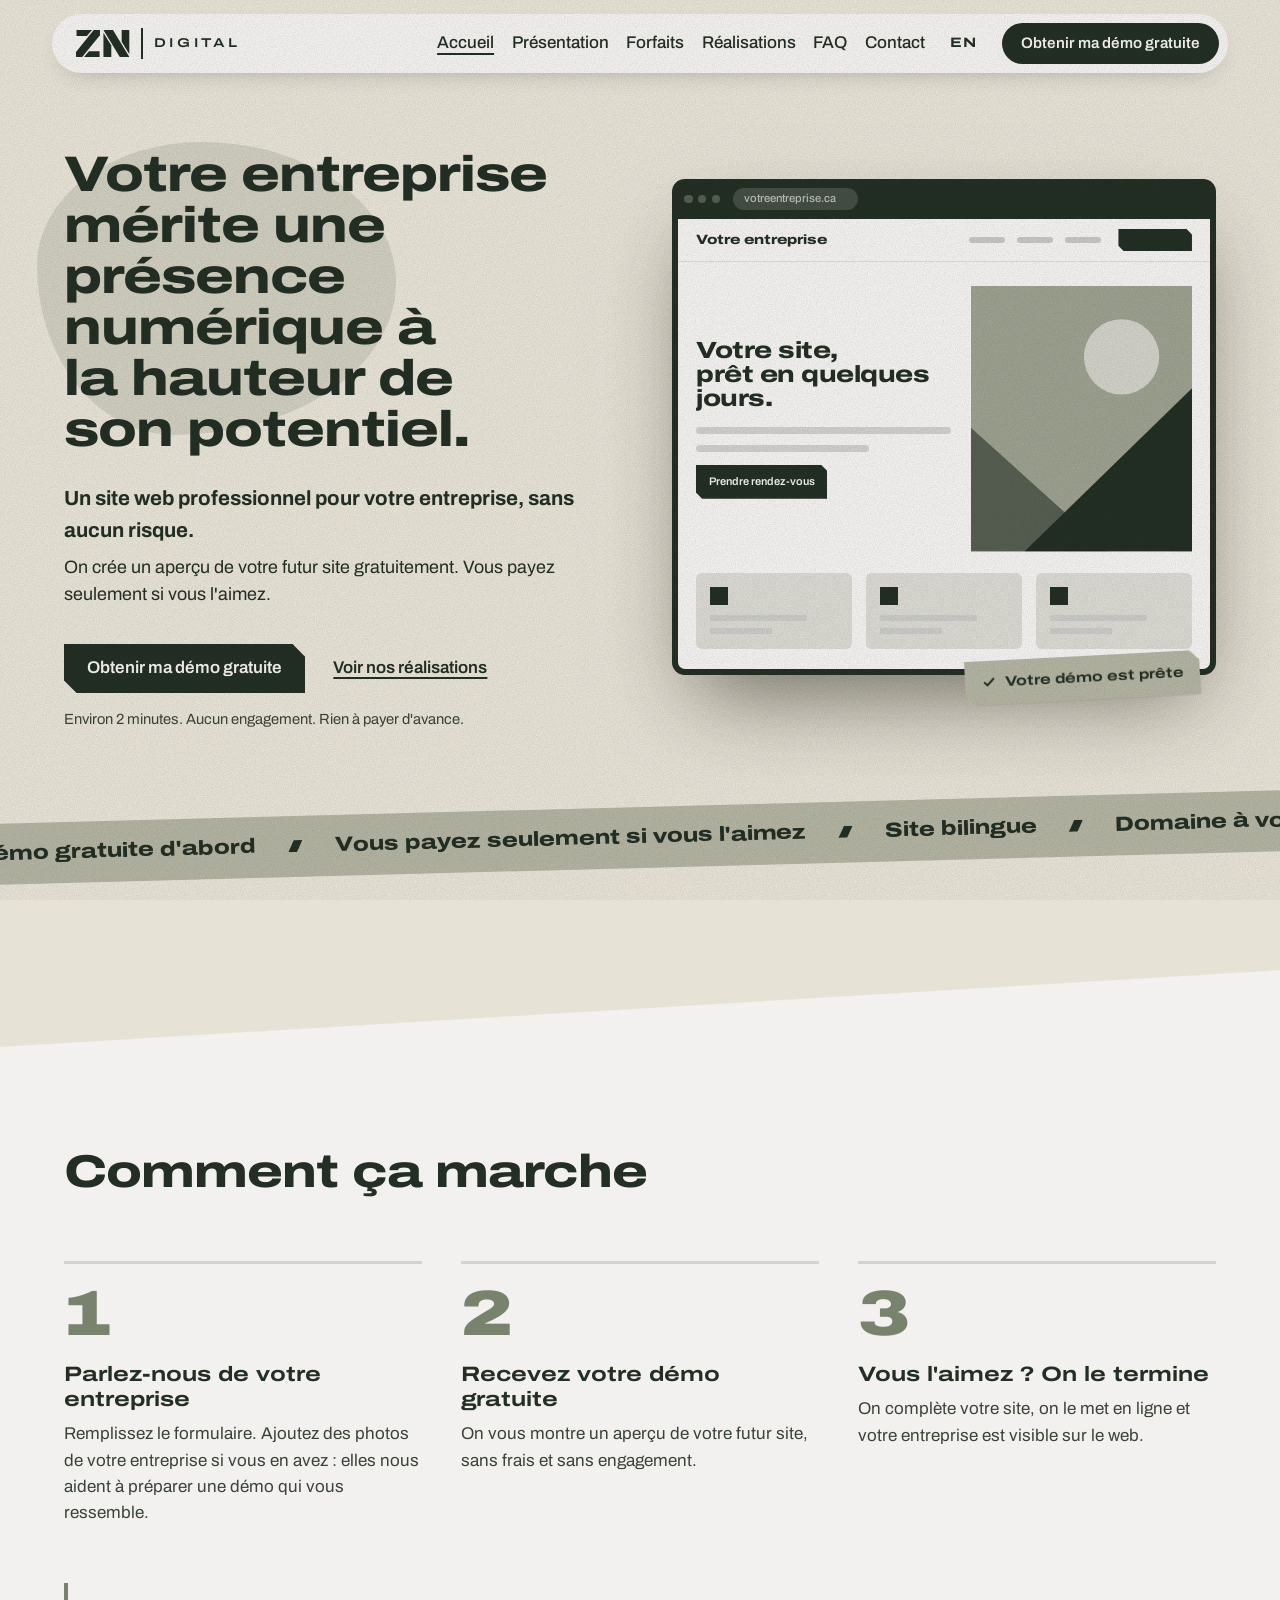
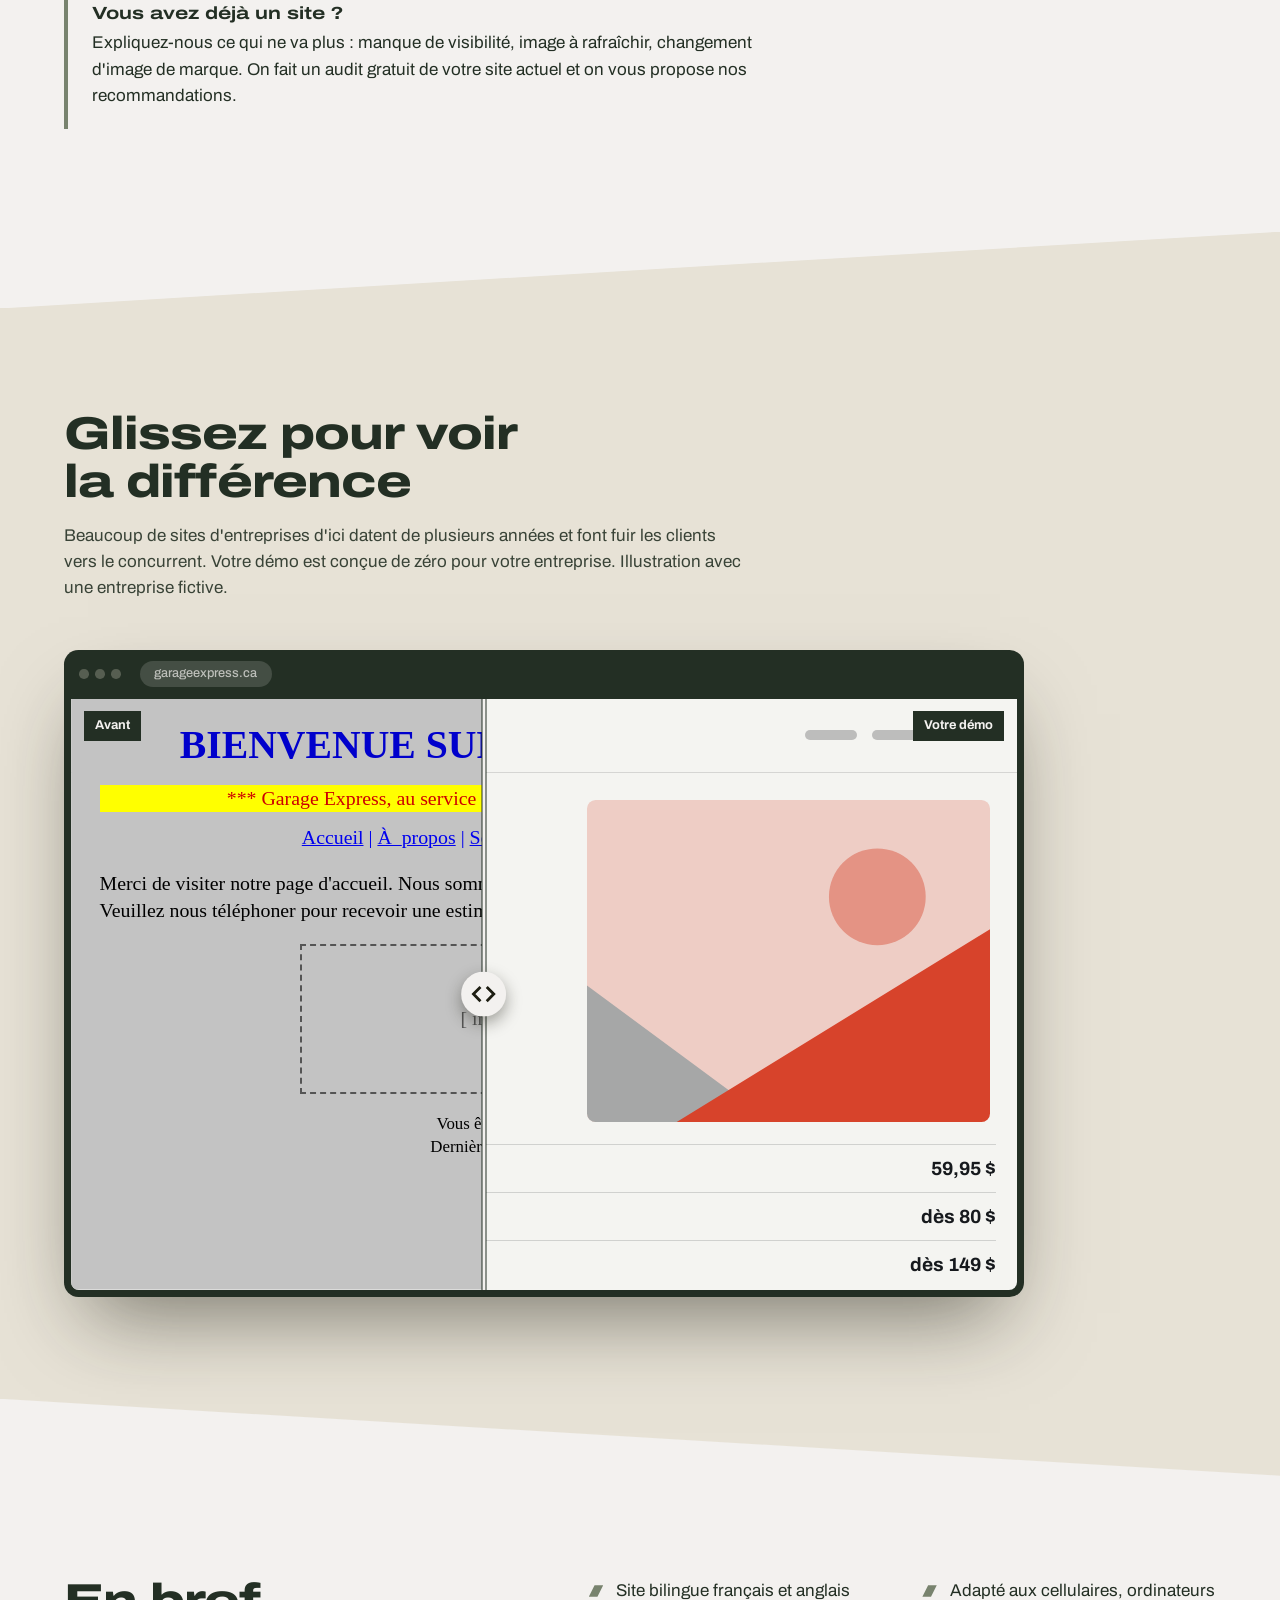
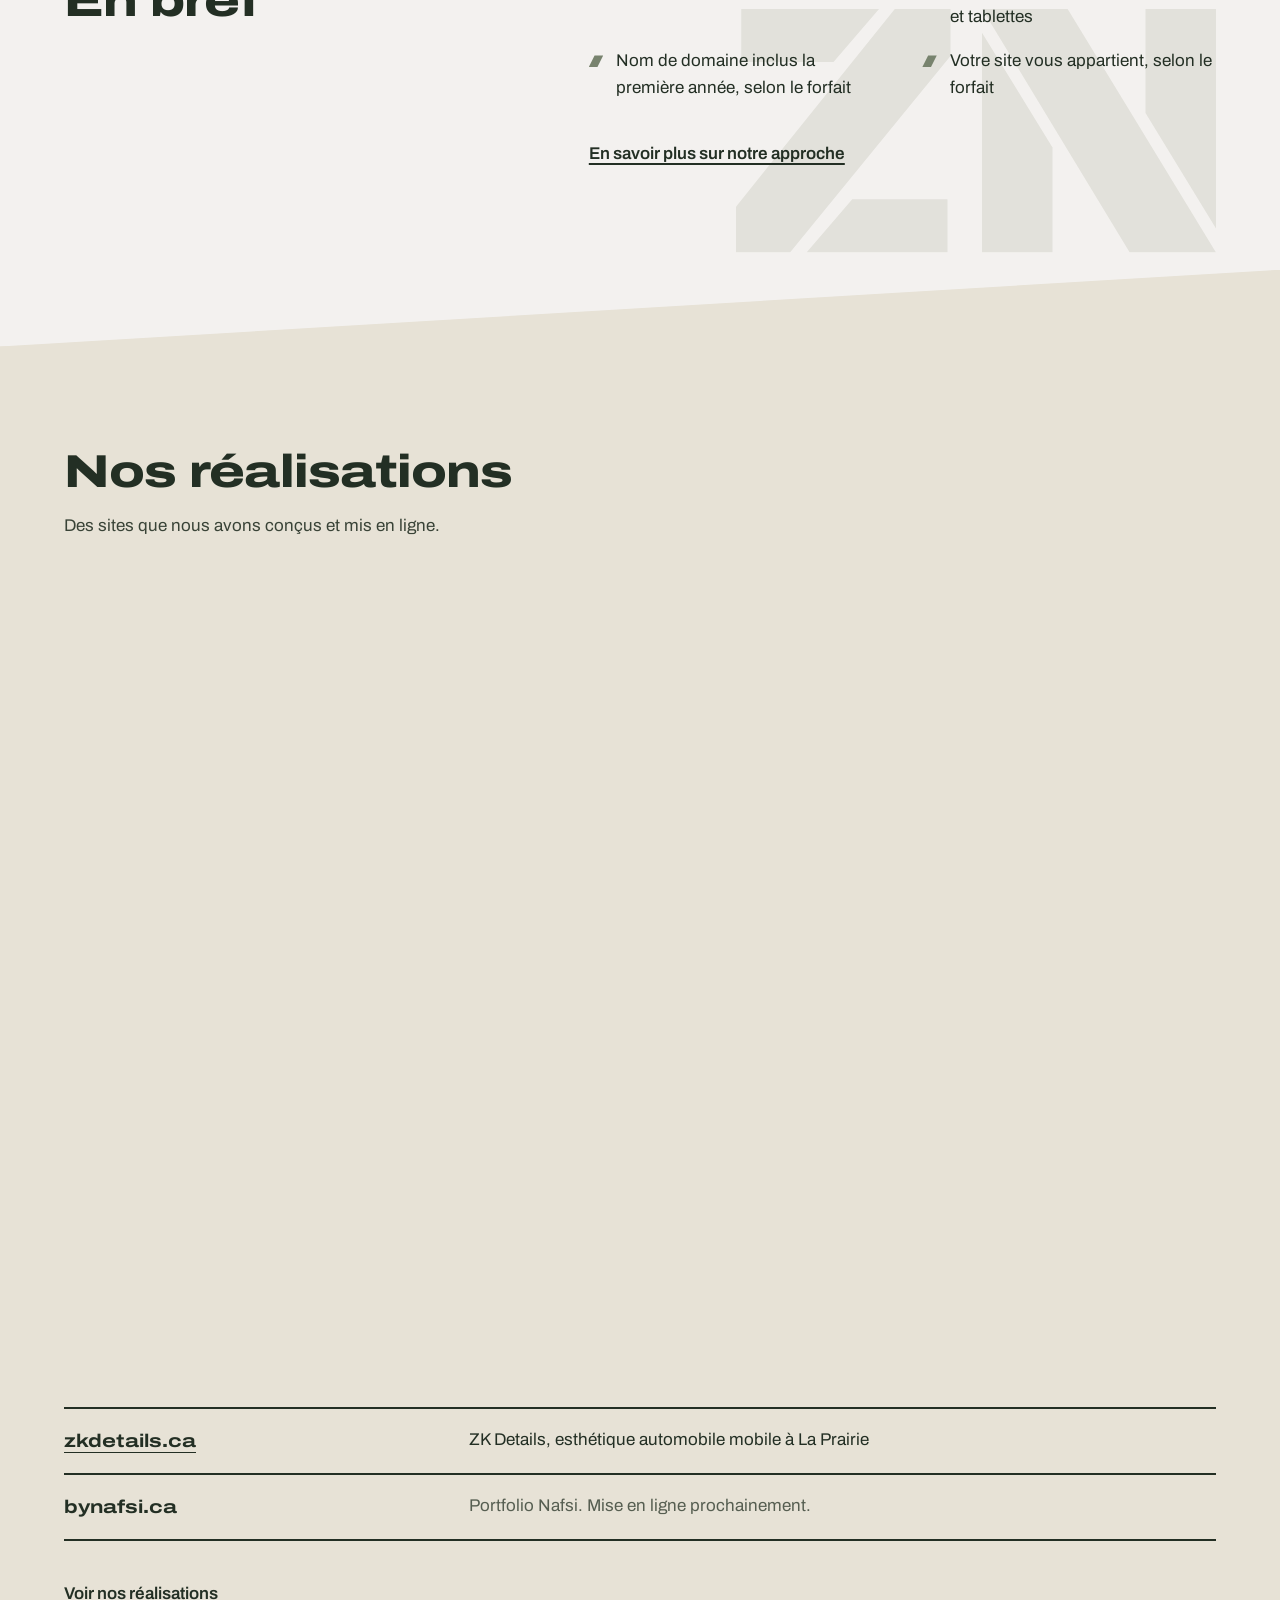
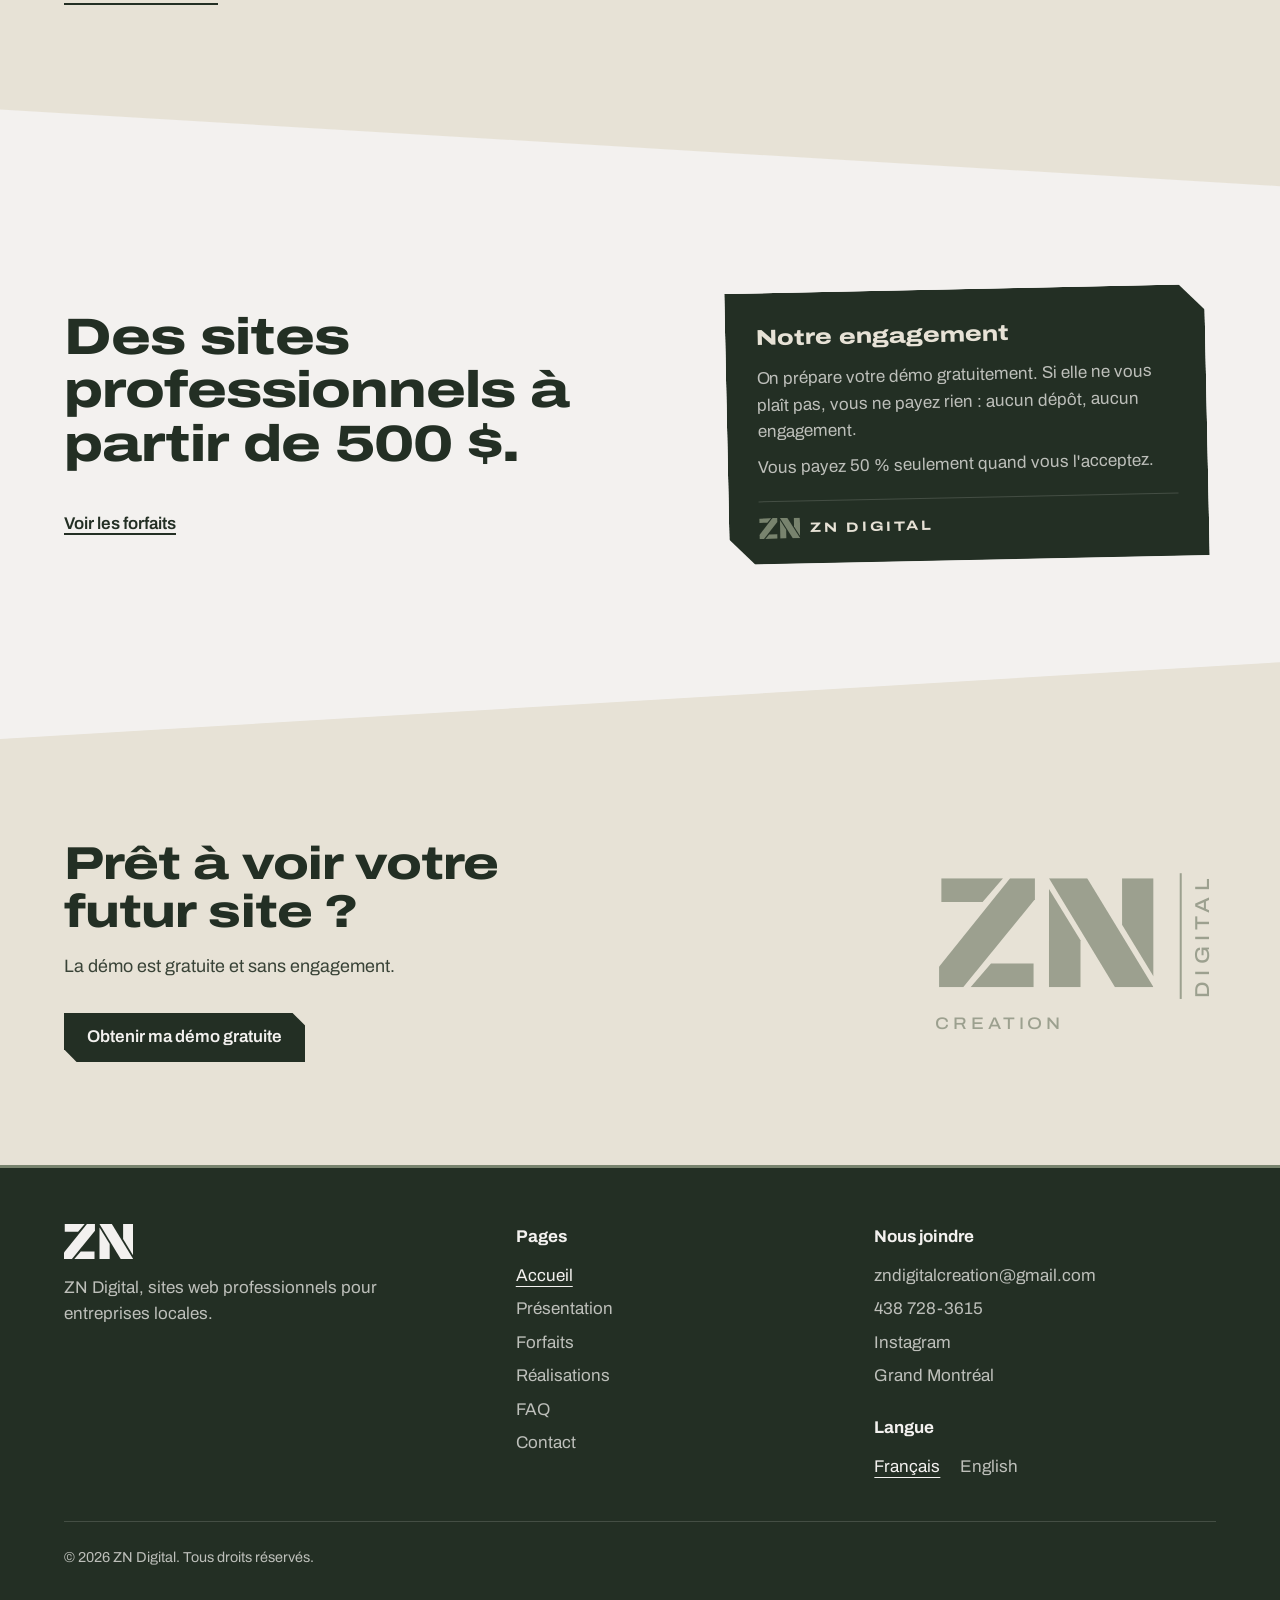
<file: index.html>
<!doctype html>
<html lang="fr-CA">
<head>
  <meta charset="utf-8">
  <meta name="viewport" content="width=device-width, initial-scale=1">
  <title>ZN Digital | Création de sites web et marketing à Montréal</title>
  <meta name="description" content="ZN Digital accompagne les PME de Montréal dans la création de sites web, le référencement SEO, le branding et les réseaux sociaux. Demandez une soumission.">
  <link rel="canonical" href="https://aymenzakaria66-bot.github.io/zndigital-site/">
  <link rel="alternate" hreflang="fr-CA" href="https://aymenzakaria66-bot.github.io/zndigital-site/">
  <link rel="alternate" hreflang="en-CA" href="https://aymenzakaria66-bot.github.io/zndigital-site/en/">
  <link rel="alternate" hreflang="x-default" href="https://aymenzakaria66-bot.github.io/zndigital-site/">
  <meta property="og:title" content="ZN Digital | Création de sites web et marketing à Montréal">
  <meta property="og:description" content="ZN Digital accompagne les PME de Montréal dans la création de sites web, le référencement SEO, le branding et les réseaux sociaux. Demandez une soumission.">
  <meta property="og:type" content="website">
  <meta property="og:locale" content="fr_CA">
  <meta name="theme-color" content="#E7E2D6">
  <link rel="icon" type="image/svg+xml" href="assets/favicon.svg">
  <link rel="preconnect" href="https://fonts.googleapis.com">
  <link rel="preconnect" href="https://fonts.gstatic.com" crossorigin>
  <link href="https://fonts.googleapis.com/css2?family=Archivo:wdth,wght@62..125,100..900&display=swap" rel="stylesheet">
  <link rel="stylesheet" href="styles.css">
  <script>document.documentElement.classList.add("js");</script>
  <script type="application/ld+json">
  {
    "@context": "https://schema.org",
    "@type": "ProfessionalService",
    "name": "ZN Digital",
    "description": "Création de sites web professionnels pour les entreprises du Grand Montréal.",
    "email": "zndigitalcreation@gmail.com",
    "telephone": "+1-438-728-3615",
    "areaServed": "Grand Montréal",
    "sameAs": ["https://www.instagram.com/zndigitalcreation/"]
  }
  </script>
</head>
<body data-page="index">
  <a class="skip" href="#contenu">Aller au contenu</a>

  <svg width="0" height="0" class="defs" aria-hidden="true">
    <symbol id="zn" viewBox="0 0 640 325">
      <polygon points="7,0 191,0 130,71 7,71"/>
      <polygon points="212,0 286,0 286,63 72,325 0,325 0,264"/>
      <polygon points="155,254 282,254 282,325 94,325"/>
      <polygon points="328,32 422,185 422,325 328,325"/>
      <polygon points="328,0 442,0 640,325 525,325"/>
      <polygon points="546,0 640,0 640,293 546,139"/>
    </symbol>
  </svg>

  <header class="entete">
    <a class="marque" href="index.html" aria-label="ZN Digital, accueil">
      <svg class="marque-zn" viewBox="0 0 640 325" aria-hidden="true"><use href="#zn"/></svg>
      <span class="marque-trait" aria-hidden="true"></span>
      <span class="marque-nom">Digital</span>
    </a>
    <nav class="nav" id="nav" aria-label="Navigation principale">
      <a href="index.html" aria-current="page">Accueil</a>
      <a href="presentation.html">Présentation</a>
      <a href="forfaits.html">Forfaits</a>
      <a href="portfolio.html">Réalisations</a>
      <a href="faq.html">FAQ</a>
      <a href="contact.html">Contact</a>
      <a class="bouton bouton-encre nav-cta" href="contact.html">Obtenir ma démo gratuite</a>
    </nav>
    <a class="langue" href="en/index.html" hreflang="en" lang="en" aria-label="English version">EN</a>
    <a class="bouton bouton-encre entete-cta" href="contact.html">Obtenir ma démo gratuite</a>
    <button class="menu-bouton" type="button" aria-expanded="false" aria-controls="nav">
      Menu
      <svg viewBox="0 0 16 16" aria-hidden="true"><path d="M7 0h2v7h7v2H9v7H7V9H0V7h7z"/></svg>
    </button>
  </header>

  <main id="contenu">

    <section class="bloc bloc-sauge hero">
      <div class="contenant">
        <div>
          <h1>Votre entreprise mérite une présence numérique à la hauteur de son potentiel.</h1>
          <p class="accroche">Un site web professionnel pour votre entreprise, sans aucun risque.</p>
          <p class="chapo">On crée un aperçu de votre futur site gratuitement. Vous payez seulement si vous l'aimez.</p>
          <div class="actions">
            <a class="bouton bouton-encre" href="contact.html">Obtenir ma démo gratuite</a>
            <a class="lien" href="portfolio.html">Voir nos réalisations</a>
          </div>
          <p class="rassurance">Environ 2 minutes. Aucun engagement. Rien à payer d'avance.</p>
        </div>
        <div class="chantier" role="img" aria-label="Animation : un site web se construit dans une fenêtre de navigateur.">
          <div class="ch-fenetre">
            <div class="ch-barre"><span></span><span></span><span></span><b class="ch-url"><span style="--n:18">votreentreprise.ca</span></b></div>
            <div class="ch-site">
              <div class="ch-nav">
                <span class="ch-logo">Votre entreprise</span>
                <span class="ch-liens"><span></span><span></span><span></span></span>
                <span class="ch-nav-btn"></span>
              </div>
              <div class="ch-hero">
                <div>
                  <p class="ch-titre"><span>Votre site,</span><span>prêt en quelques jours.</span></p>
                  <span class="ch-ligne"></span>
                  <span class="ch-ligne courte"></span>
                  <span class="ch-btn">Prendre rendez-vous</span>
                </div>
                <svg class="ch-image" viewBox="0 0 100 120" preserveAspectRatio="xMidYMid slice">
                  <rect width="100" height="120" style="fill:var(--sauge)"/>
                  <circle cx="68" cy="32" r="17" style="fill:var(--os);opacity:.6"/>
                  <polygon points="0,120 0,64 62,120" style="fill:var(--encre-mi)"/>
                  <polygon points="24,120 100,46 100,120" style="fill:var(--encre)"/>
                </svg>
              </div>
              <div class="ch-cartes"><span></span><span></span><span></span></div>
            </div>
          </div>
          <p class="ch-badge"><svg viewBox="0 0 16 16"><path d="M6.2 11.6 2.4 7.8l1.4-1.4 2.4 2.4 6-6 1.4 1.4z"/></svg>Votre démo est prête</p>
        </div>
      </div>
      <div class="bandeau" aria-hidden="true"><div class="bandeau-piste"><span>Démo gratuite d'abord</span><span>Vous payez seulement si vous l'aimez</span><span>Site bilingue</span><span>Domaine à votre nom</span><span>Une vraie personne répond</span><span>Rive-Sud et Grand Montréal</span><span>Démo gratuite d'abord</span><span>Vous payez seulement si vous l'aimez</span><span>Site bilingue</span><span>Domaine à votre nom</span><span>Une vraie personne répond</span><span>Rive-Sud et Grand Montréal</span></div></div>
      <p class="sr-only">Démo gratuite d'abord. Vous payez seulement si vous l'aimez. Site bilingue. Domaine à votre nom. Une vraie personne répond. Rive-Sud et Grand Montréal.</p>
    </section>

    <section class="bloc bloc-os">
      <div class="contenant">
        <h2>Comment ça marche</h2>
        <ol class="etapes">
          <li>
            <h3>Parlez-nous de votre entreprise</h3>
            <p>Remplissez le formulaire. Ajoutez des photos de votre entreprise si vous en avez : elles nous aident à préparer une démo qui vous ressemble.</p>
          </li>
          <li>
            <h3>Recevez votre démo gratuite</h3>
            <p>On vous montre un aperçu de votre futur site, sans frais et sans engagement.</p>
          </li>
          <li>
            <h3>Vous l'aimez&nbsp;? On le termine</h3>
            <p>On complète votre site, on le met en ligne et votre entreprise est visible sur le web.</p>
          </li>
        </ol>
        <div class="note">
          <h3>Vous avez déjà un site&nbsp;?</h3>
          <p>Expliquez-nous ce qui ne va plus : manque de visibilité, image à rafraîchir, changement d'image de marque. On fait un audit gratuit de votre site actuel et on vous propose nos recommandations.</p>
        </div>
      </div>
    </section>


    <section class="bloc bloc-sauge">
      <div class="contenant">
        <h2>Glissez pour voir la différence</h2>
        <p class="intro">Beaucoup de sites d'entreprises d'ici datent de plusieurs années et font fuir les clients vers le concurrent. Votre démo est conçue de zéro pour votre entreprise. Illustration avec une entreprise fictive.</p>
        <div class="comparateur" style="--pos: 50%">
          <div class="cmp-barre" aria-hidden="true"><span></span><span></span><span></span><b class="cmp-url-avant">garageexpress.ca/accueil.htm</b><b class="cmp-url-apres">garageexpress.ca</b></div>
          <div class="cmp-cadre">
            <div class="cmp-apres" aria-hidden="true">
              <div class="mq" style="--m-fond:#F4F4F1;--m-texte:#16191D;--m-accent:#D7432B" data-police="large">
                <div class="mq-site">
                  <div class="mq-nav"><span class="mq-nom">Garage Express</span><span class="mq-liens"><span></span><span></span><span></span></span></div>
                  <div class="mq-hero">
                    <div>
                      <p class="mq-titre">Votre auto entre bonnes mains.</p>
                      <span class="mq-btn">Prendre rendez-vous</span>
                    </div>
                    <svg class="mq-image" viewBox="0 0 100 80" preserveAspectRatio="xMidYMid slice">
                      <rect width="100" height="80" style="fill:color-mix(in srgb, var(--m-accent) 22%, var(--m-fond))"/>
                      <circle cx="72" cy="24" r="12" style="fill:color-mix(in srgb, var(--m-accent) 55%, var(--m-fond))"/>
                      <polygon points="0,80 0,46 46,80" style="fill:color-mix(in srgb, var(--m-texte) 35%, var(--m-fond))"/>
                      <polygon points="22,80 100,32 100,80" style="fill:var(--m-accent)"/>
                    </svg>
                  </div>
                  <div class="mq-detail"><ul class="mq-services"><li><span>Changement d'huile</span><b>59,95&nbsp;$</b></li><li><span>Pneus d'hiver</span><b>dès 80&nbsp;$</b></li><li><span>Freins</span><b>dès 149&nbsp;$</b></li></ul></div>
                </div>
              </div>
            </div>
            <div class="cmp-avant" aria-hidden="true">
              <p class="va-titre">BIENVENUE SUR NOTRE SITE WEB !!!</p>
              <p class="va-defile">*** Garage Express, au service de la Rive-Sud, appelez-nous aujourd'hui !! ***</p>
              <p class="va-menu"><u>Accueil</u> | <u>À_propos</u> | <u>Services.htm</u> | <u>Photos (brisé)</u> | <u>Contact!!</u></p>
              <p class="va-texte">Merci de visiter notre page d'accueil. Nous sommes une entreprise qui fait du travail de qualité à un prix juste. Veuillez nous téléphoner pour recevoir une estimation.</p>
              <p class="va-image">[ image introuvable ]</p>
              <p class="va-compteur">Vous êtes le visiteur no 004 182<br>Dernière mise à jour : 03/11/2012</p>
            </div>
            <span class="cmp-etiquette avant">Avant</span>
            <span class="cmp-etiquette apres">Votre démo</span>
            <span class="cmp-poignee" aria-hidden="true"></span>
            <input class="cmp-curseur" type="range" min="0" max="100" value="50" aria-label="Comparer l'ancien site et la démo">
          </div>
        </div>
      </div>
    </section>

    <section class="bloc bloc-os inverse">
      <svg class="fragment" viewBox="0 0 640 325" aria-hidden="true"><use href="#zn"/></svg>
      <div class="contenant deux">
        <h2>En bref</h2>
        
        <div>
          <ul class="puces">
            <li>Site bilingue français et anglais</li>
            <li>Adapté aux cellulaires, ordinateurs et tablettes</li>
            <li>Nom de domaine inclus la première année, selon le forfait</li>
            <li>Votre site vous appartient, selon le forfait</li>
          </ul>
          <p class="suite"><a class="lien" href="presentation.html">En savoir plus sur notre approche</a></p>
        </div>
      </div>
    </section>

    <section class="bloc bloc-sauge">
      <div class="contenant">
        <h2>Nos réalisations</h2>
        <p class="intro">Des sites que nous avons conçus et mis en ligne.</p>
        <a class="vitrine" href="https://zkdetails.ca" target="_blank" rel="noopener" aria-label="Voir le site zkdetails.ca (nouvel onglet)">
          <div class="ecran">
            <div class="ecran-barre" aria-hidden="true"><span></span><span></span><span></span><b>zkdetails.ca</b></div>
            <div class="ecran-vue">
              <div class="ecran-page">
                <img src="assets/zkdetails-ordi.jpg" alt="Le site ZK Details sur ordinateur" width="2880" height="1800" loading="lazy">
                <img src="assets/zkdetails-suite-1.jpg" alt="" width="2160" height="1350" loading="lazy">
                <img src="assets/zkdetails-suite-2.jpg" alt="" width="2160" height="1350" loading="lazy">
                <img src="assets/zkdetails-suite-3.jpg" alt="" width="2160" height="1350" loading="lazy">
                <img src="assets/zkdetails-suite-4.jpg" alt="" width="2160" height="1350" loading="lazy">
              </div>
            </div>
          </div>
          <div class="telephone">
            <img src="assets/zkdetails-mobile.jpg" alt="Le même site sur cellulaire" width="1170" height="2532" loading="lazy">
          </div>
        </a>
        <ul class="projets">
          <li><a class="domaine" href="https://zkdetails.ca" target="_blank" rel="noopener">zkdetails.ca</a><span>ZK Details, esthétique automobile mobile à La Prairie</span></li>
          <li><span class="domaine">bynafsi.ca</span><span class="attente">Portfolio Nafsi. Mise en ligne prochainement.</span></li>
        </ul>
        <p class="suite"><a class="lien" href="portfolio.html">Voir nos réalisations</a></p>
      </div>
    </section>

    <section class="bloc bloc-os inverse prix">
      <div class="contenant">
        <div>
          <h2>Des sites professionnels à partir de 500&nbsp;$.</h2>
          <p class="suite"><a class="lien" href="forfaits.html">Voir les forfaits</a></p>
        </div>
        <div class="engagement">
          <p class="engagement-titre">Notre engagement</p>
          <p>On prépare votre démo gratuitement. Si elle ne vous plaît pas, vous ne payez rien : aucun dépôt, aucun engagement.</p>
          <p>Vous payez 50&nbsp;% seulement quand vous l'acceptez.</p>
          <p class="engagement-signature"><svg viewBox="0 0 640 325" aria-hidden="true"><use href="#zn"/></svg>ZN Digital</p>
        </div>
      </div>
    </section>

    <section class="bloc bloc-sauge appel">
      <svg class="fragment gauche" viewBox="0 0 640 325" aria-hidden="true"><use href="#zn"/></svg>
      <div class="contenant">
        <svg class="embleme logo-complet sur-encre" viewBox="-15 -20 840 480" aria-hidden="true"><use href="#zn" width="640" height="325"/><rect x="718" y="-15" width="6" height="375"/><text transform="translate(805 357) rotate(-90)" font-size="60" textLength="357" lengthAdjust="spacing">DIGITAL</text><text x="-12" y="451" font-size="50" textLength="374" lengthAdjust="spacing">CREATION</text></svg>
        <h2>Prêt à voir votre futur site&nbsp;?</h2>
        <p>La démo est gratuite et sans engagement.</p>
        <a class="bouton bouton-encre" href="contact.html">Obtenir ma démo gratuite</a>
      </div>
    </section>
  </main>

  <div class="barre-mobile">
    <a class="bouton bouton-os" href="tel:+14387283615">Appeler</a>
    <a class="bouton bouton-encre" href="contact.html">Ma démo gratuite</a>
  </div>

  <footer class="pied">
    <div class="contenant pied-grille">
      <div class="pied-marque">
        <svg viewBox="0 0 640 325" role="img" aria-label="ZN Digital"><use href="#zn"/></svg>
        <p>ZN Digital, sites web professionnels pour entreprises locales.</p>
      </div>
      <nav aria-label="Pied de page">
        <p class="pied-titre">Pages</p>
        <ul>
          <li><a href="index.html" aria-current="page">Accueil</a></li>
          <li><a href="presentation.html">Présentation</a></li>
          <li><a href="forfaits.html">Forfaits</a></li>
          <li><a href="portfolio.html">Réalisations</a></li>
          <li><a href="faq.html">FAQ</a></li>
          <li><a href="contact.html">Contact</a></li>
        </ul>
      </nav>
      <div>
        <p class="pied-titre">Nous joindre</p>
        <ul>
          <li><a href="mailto:zndigitalcreation@gmail.com">zndigitalcreation@gmail.com</a></li>
          <li><a href="tel:+14387283615">438 728-3615</a></li>
          <li><a href="https://www.instagram.com/zndigitalcreation/" target="_blank" rel="noopener">Instagram</a></li>
          <li>Grand Montréal</li>
        </ul>
        <p class="pied-titre pied-langues-titre">Langue</p>
        <p class="pied-langues">
          <a href="index.html" hreflang="fr" lang="fr" aria-current="true">Français</a>
          <a href="en/index.html" hreflang="en" lang="en">English</a>
        </p>
      </div>
      <p class="pied-bas">© <span id="annee">2026</span> ZN Digital. Tous droits réservés.</p>
    </div>
  </footer>

  <script src="script.js"></script>
</body>
</html>
</file>
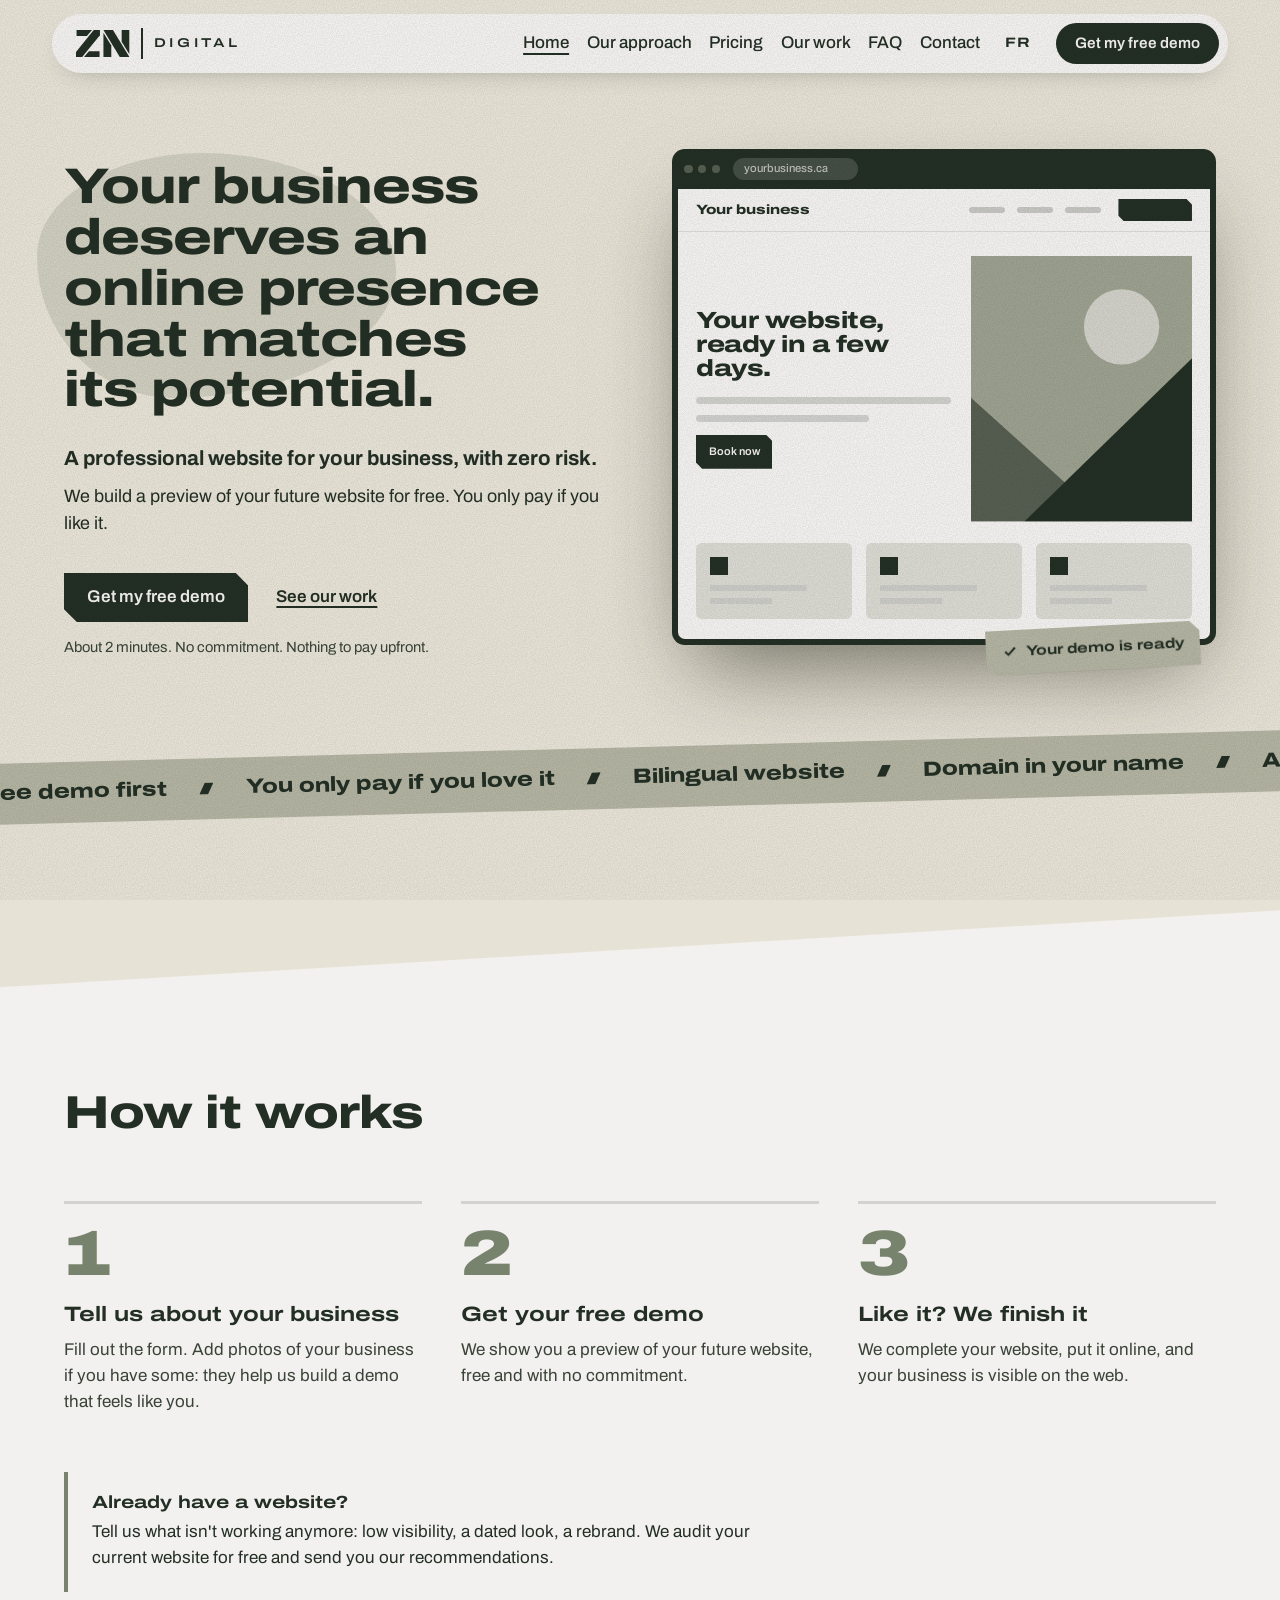
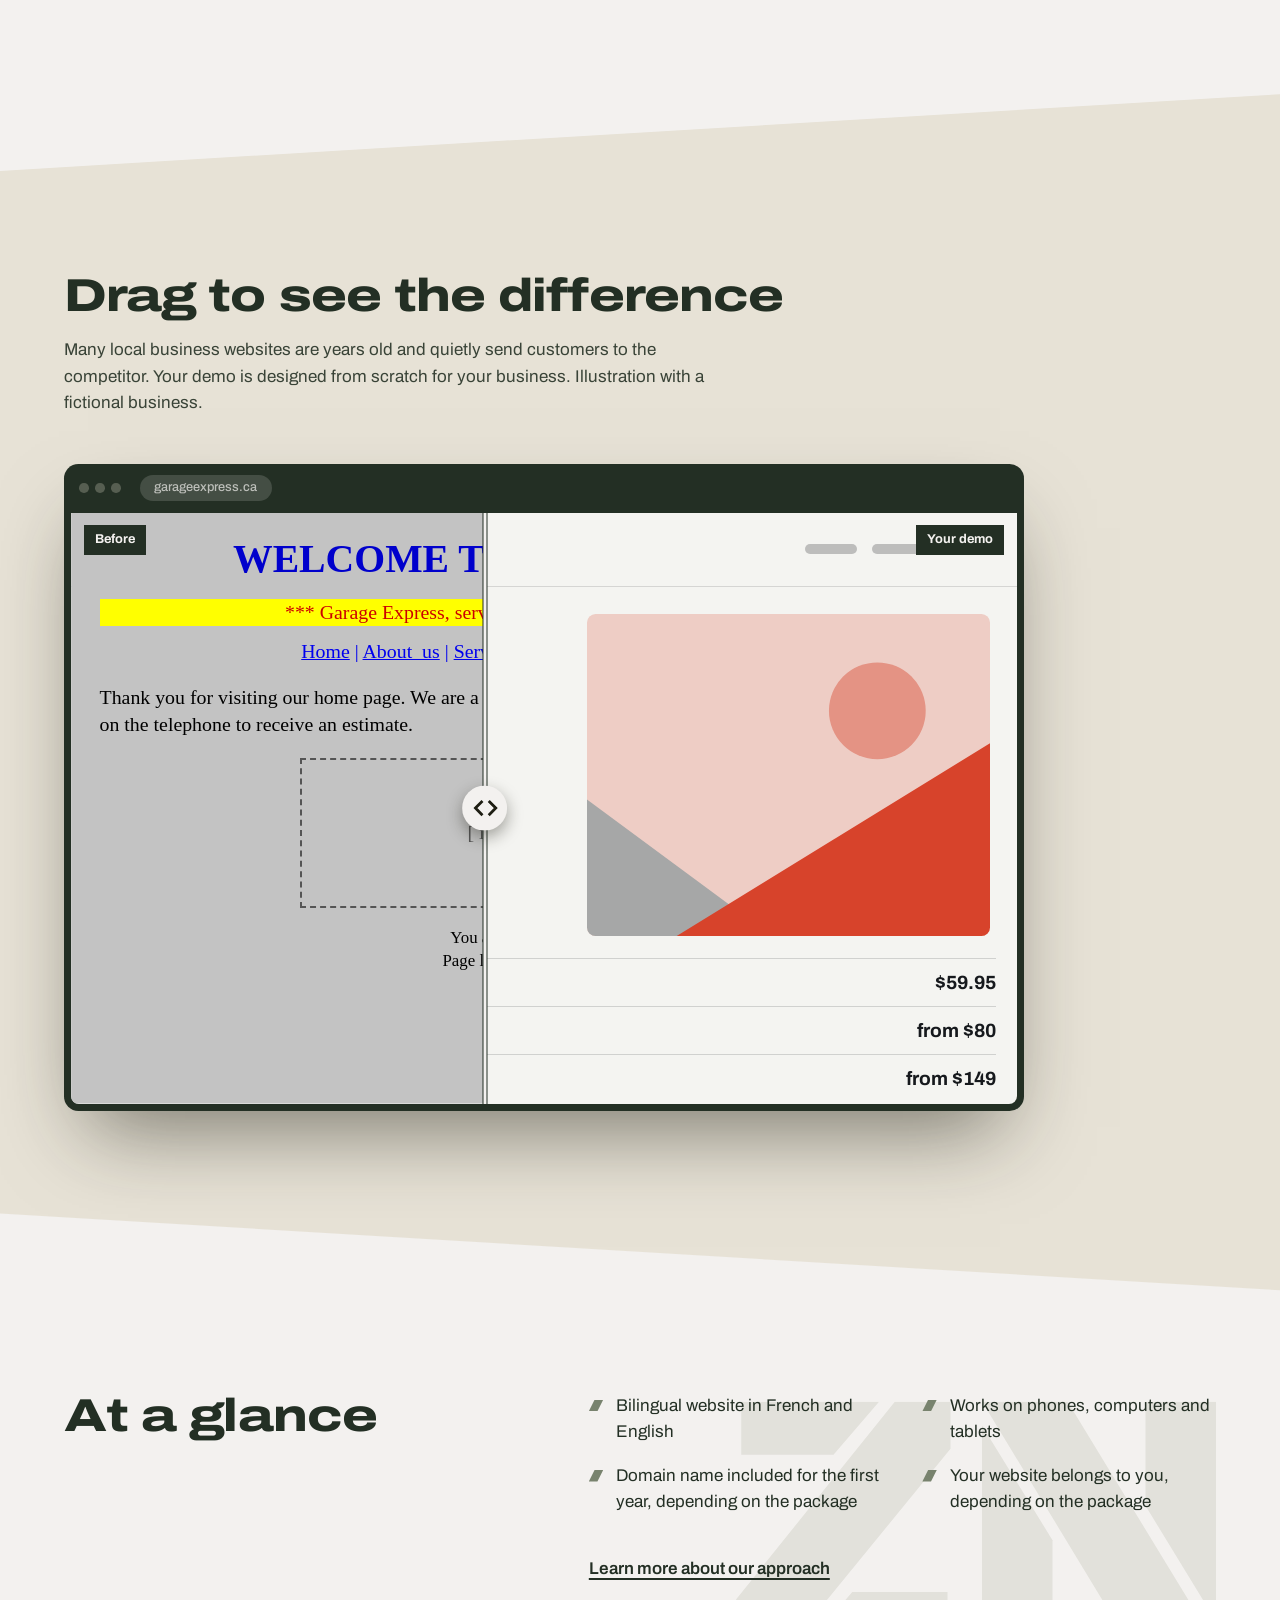
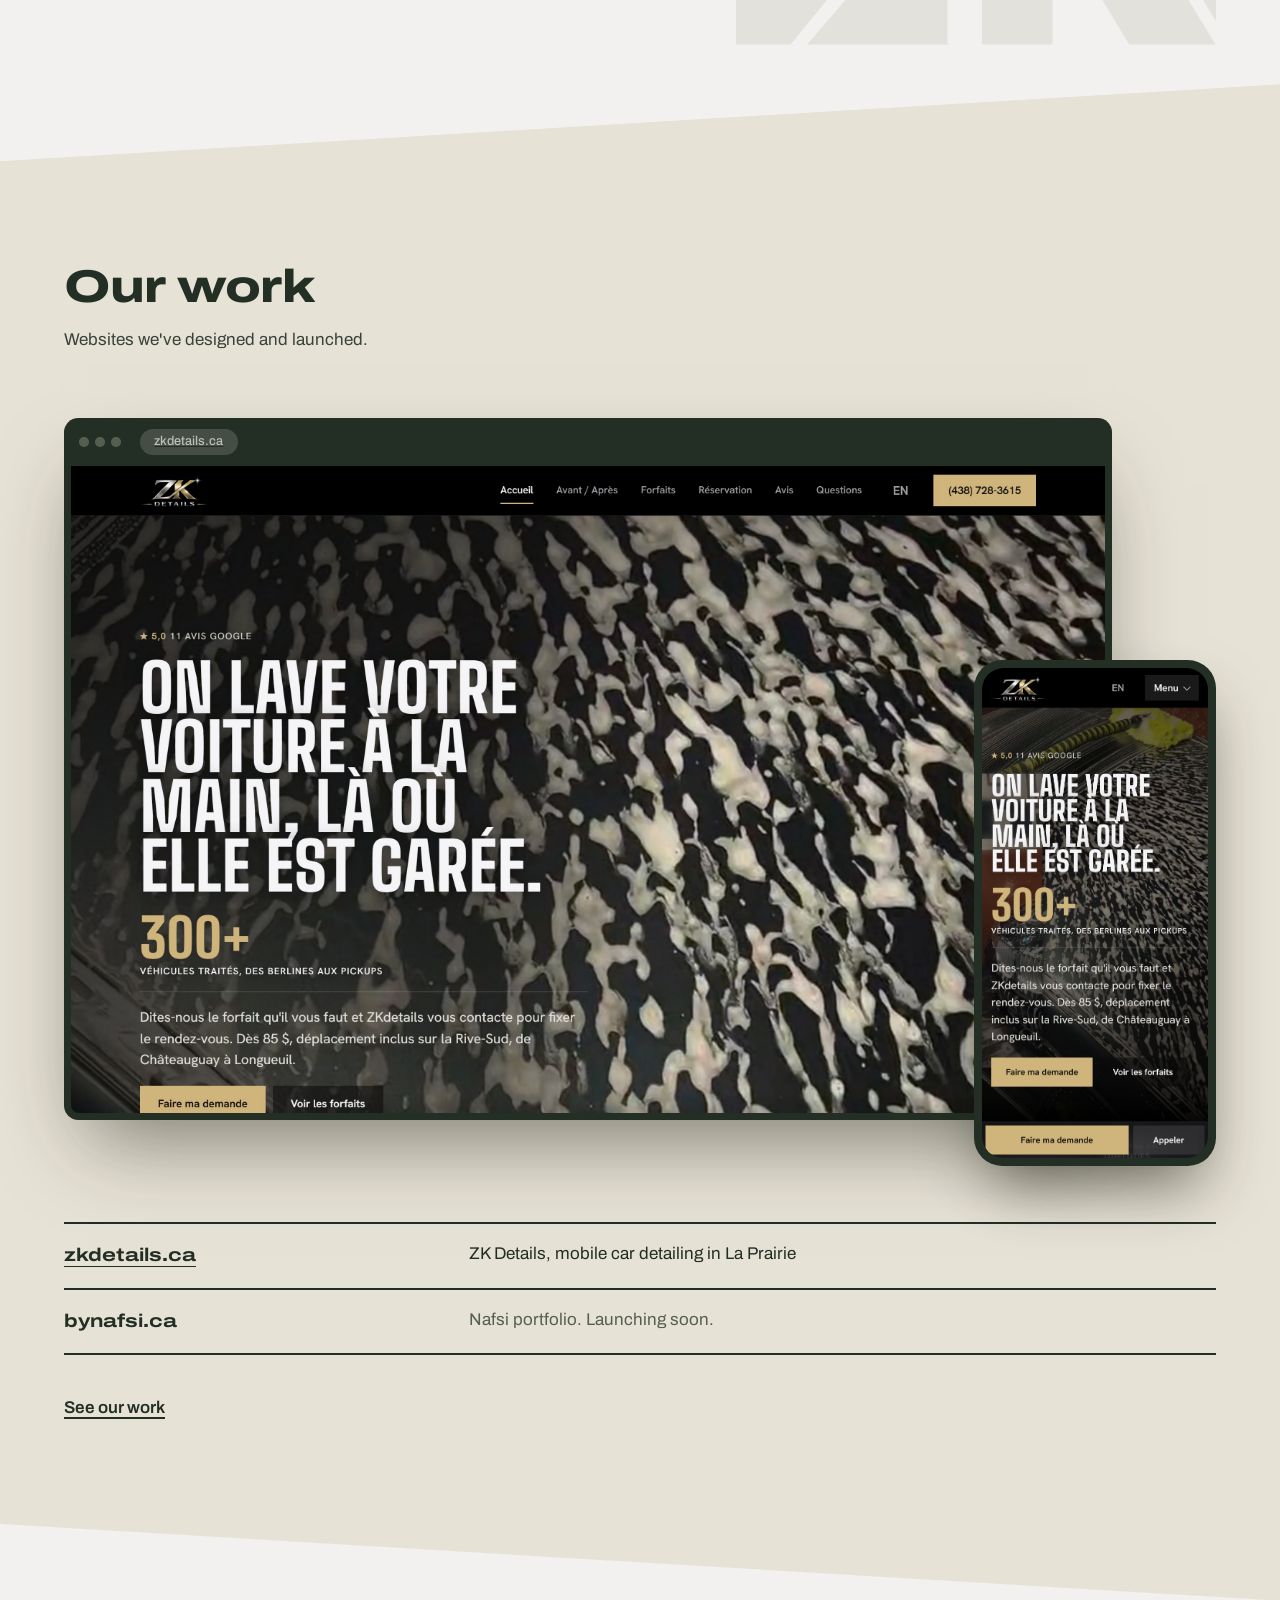
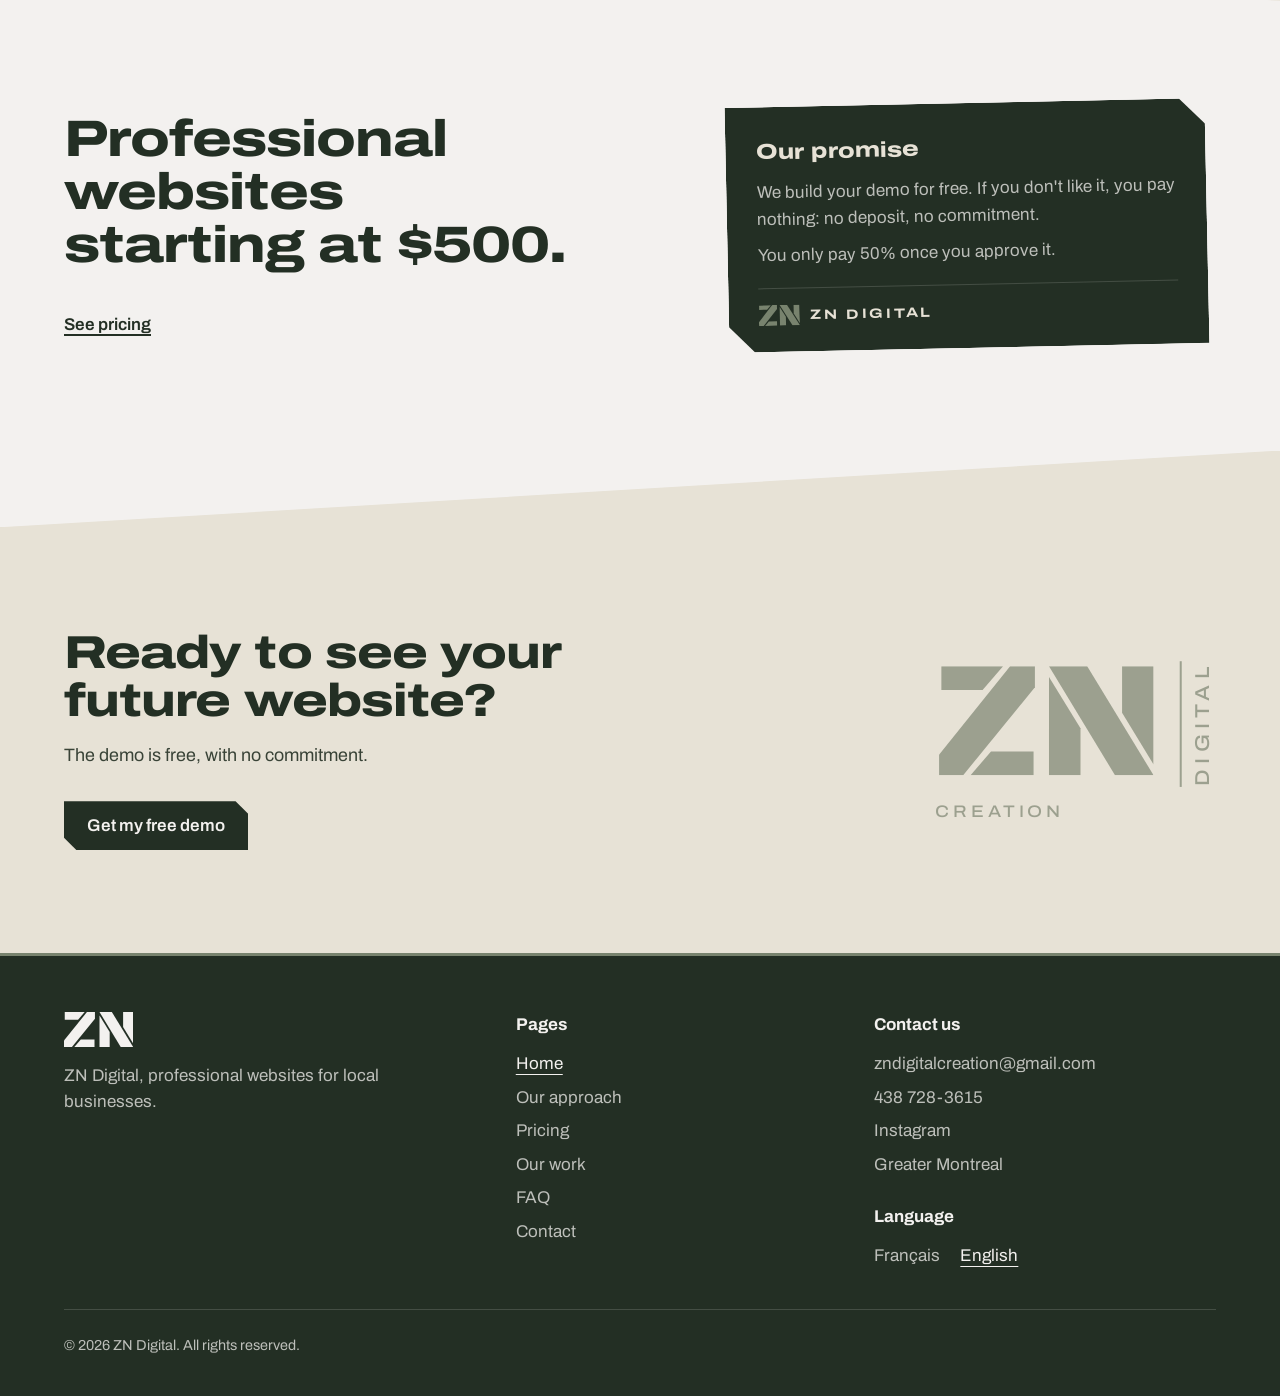
<file: en/index.html>
<!doctype html>
<html lang="en-CA">
<head>
  <meta charset="utf-8">
  <meta name="viewport" content="width=device-width, initial-scale=1">
  <title>ZN Digital | Website Design and Marketing in Montreal</title>
  <meta name="description" content="ZN Digital helps Montreal small businesses with website design, SEO, branding and social media. Request a quote.">
  <link rel="canonical" href="https://aymenzakaria66-bot.github.io/zndigital-site/en/">
  <link rel="alternate" hreflang="fr-CA" href="https://aymenzakaria66-bot.github.io/zndigital-site/">
  <link rel="alternate" hreflang="en-CA" href="https://aymenzakaria66-bot.github.io/zndigital-site/en/">
  <link rel="alternate" hreflang="x-default" href="https://aymenzakaria66-bot.github.io/zndigital-site/">
  <meta property="og:title" content="ZN Digital | Website Design and Marketing in Montreal">
  <meta property="og:description" content="ZN Digital helps Montreal small businesses with website design, SEO, branding and social media. Request a quote.">
  <meta property="og:type" content="website">
  <meta property="og:locale" content="en_CA">
  <meta name="theme-color" content="#E7E2D6">
  <link rel="icon" type="image/svg+xml" href="../assets/favicon.svg">
  <link rel="preconnect" href="https://fonts.googleapis.com">
  <link rel="preconnect" href="https://fonts.gstatic.com" crossorigin>
  <link href="https://fonts.googleapis.com/css2?family=Archivo:wdth,wght@62..125,100..900&display=swap" rel="stylesheet">
  <link rel="stylesheet" href="../styles.css">
  <script>document.documentElement.classList.add("js");</script>
  <script type="application/ld+json">
  {
    "@context": "https://schema.org",
    "@type": "ProfessionalService",
    "name": "ZN Digital",
    "description": "Professional website design for businesses in Greater Montreal.",
    "email": "zndigitalcreation@gmail.com",
    "telephone": "+1-438-728-3615",
    "areaServed": "Greater Montreal",
    "sameAs": ["https://www.instagram.com/zndigitalcreation/"]
  }
  </script>
</head>
<body data-page="index">
  <a class="skip" href="#contenu">Skip to content</a>

  <svg width="0" height="0" class="defs" aria-hidden="true">
    <symbol id="zn" viewBox="0 0 640 325">
      <polygon points="7,0 191,0 130,71 7,71"/>
      <polygon points="212,0 286,0 286,63 72,325 0,325 0,264"/>
      <polygon points="155,254 282,254 282,325 94,325"/>
      <polygon points="328,32 422,185 422,325 328,325"/>
      <polygon points="328,0 442,0 640,325 525,325"/>
      <polygon points="546,0 640,0 640,293 546,139"/>
    </symbol>
  </svg>

  <header class="entete">
    <a class="marque" href="index.html" aria-label="ZN Digital, home">
      <svg class="marque-zn" viewBox="0 0 640 325" aria-hidden="true"><use href="#zn"/></svg>
      <span class="marque-trait" aria-hidden="true"></span>
      <span class="marque-nom">Digital</span>
    </a>
    <nav class="nav" id="nav" aria-label="Main navigation">
      <a href="index.html" aria-current="page">Home</a>
      <a href="presentation.html">Our approach</a>
      <a href="forfaits.html">Pricing</a>
      <a href="portfolio.html">Our work</a>
      <a href="faq.html">FAQ</a>
      <a href="contact.html">Contact</a>
      <a class="bouton bouton-encre nav-cta" href="contact.html">Get my free demo</a>
    </nav>
    <a class="langue" href="../index.html" hreflang="fr" lang="fr" aria-label="Version française">FR</a>
    <a class="bouton bouton-encre entete-cta" href="contact.html">Get my free demo</a>
    <button class="menu-bouton" type="button" aria-expanded="false" aria-controls="nav">
      Menu
      <svg viewBox="0 0 16 16" aria-hidden="true"><path d="M7 0h2v7h7v2H9v7H7V9H0V7h7z"/></svg>
    </button>
  </header>

  <main id="contenu">

    <section class="bloc bloc-sauge hero">
      <div class="contenant">
        <div>
          <h1>Your business deserves an online presence that matches its potential.</h1>
          <p class="accroche">A professional website for your business, with zero risk.</p>
          <p class="chapo">We build a preview of your future website for free. You only pay if you like it.</p>
          <div class="actions">
            <a class="bouton bouton-encre" href="contact.html">Get my free demo</a>
            <a class="lien" href="portfolio.html">See our work</a>
          </div>
          <p class="rassurance">About 2 minutes. No commitment. Nothing to pay upfront.</p>
        </div>
        <div class="chantier" role="img" aria-label="Animation: a website builds itself in a browser window.">
          <div class="ch-fenetre">
            <div class="ch-barre"><span></span><span></span><span></span><b class="ch-url"><span style="--n:15">yourbusiness.ca</span></b></div>
            <div class="ch-site">
              <div class="ch-nav">
                <span class="ch-logo">Your business</span>
                <span class="ch-liens"><span></span><span></span><span></span></span>
                <span class="ch-nav-btn"></span>
              </div>
              <div class="ch-hero">
                <div>
                  <p class="ch-titre"><span>Your website,</span><span>ready in a few days.</span></p>
                  <span class="ch-ligne"></span>
                  <span class="ch-ligne courte"></span>
                  <span class="ch-btn">Book now</span>
                </div>
                <svg class="ch-image" viewBox="0 0 100 120" preserveAspectRatio="xMidYMid slice">
                  <rect width="100" height="120" style="fill:var(--sauge)"/>
                  <circle cx="68" cy="32" r="17" style="fill:var(--os);opacity:.6"/>
                  <polygon points="0,120 0,64 62,120" style="fill:var(--encre-mi)"/>
                  <polygon points="24,120 100,46 100,120" style="fill:var(--encre)"/>
                </svg>
              </div>
              <div class="ch-cartes"><span></span><span></span><span></span></div>
            </div>
          </div>
          <p class="ch-badge"><svg viewBox="0 0 16 16"><path d="M6.2 11.6 2.4 7.8l1.4-1.4 2.4 2.4 6-6 1.4 1.4z"/></svg>Your demo is ready</p>
        </div>
      </div>
      <div class="bandeau" aria-hidden="true"><div class="bandeau-piste"><span>Free demo first</span><span>You only pay if you love it</span><span>Bilingual website</span><span>Domain in your name</span><span>A real person answers</span><span>South Shore and Greater Montreal</span><span>Free demo first</span><span>You only pay if you love it</span><span>Bilingual website</span><span>Domain in your name</span><span>A real person answers</span><span>South Shore and Greater Montreal</span></div></div>
      <p class="sr-only">Free demo first. You only pay if you love it. Bilingual website. Domain in your name. A real person answers. South Shore and Greater Montreal.</p>
    </section>

    <section class="bloc bloc-os">
      <div class="contenant">
        <h2>How it works</h2>
        <ol class="etapes">
          <li>
            <h3>Tell us about your business</h3>
            <p>Fill out the form. Add photos of your business if you have some: they help us build a demo that feels like you.</p>
          </li>
          <li>
            <h3>Get your free demo</h3>
            <p>We show you a preview of your future website, free and with no commitment.</p>
          </li>
          <li>
            <h3>Like it? We finish it</h3>
            <p>We complete your website, put it online, and your business is visible on the web.</p>
          </li>
        </ol>
        <div class="note">
          <h3>Already have a website?</h3>
          <p>Tell us what isn't working anymore: low visibility, a dated look, a rebrand. We audit your current website for free and send you our recommendations.</p>
        </div>
      </div>
    </section>


    <section class="bloc bloc-sauge">
      <div class="contenant">
        <h2>Drag to see the difference</h2>
        <p class="intro">Many local business websites are years old and quietly send customers to the competitor. Your demo is designed from scratch for your business. Illustration with a fictional business.</p>
        <div class="comparateur" style="--pos: 50%">
          <div class="cmp-barre" aria-hidden="true"><span></span><span></span><span></span><b class="cmp-url-avant">garageexpress.ca/accueil.htm</b><b class="cmp-url-apres">garageexpress.ca</b></div>
          <div class="cmp-cadre">
            <div class="cmp-apres" aria-hidden="true">
              <div class="mq" style="--m-fond:#F4F4F1;--m-texte:#16191D;--m-accent:#D7432B" data-police="large">
                <div class="mq-site">
                  <div class="mq-nav"><span class="mq-nom">Garage Express</span><span class="mq-liens"><span></span><span></span><span></span></span></div>
                  <div class="mq-hero">
                    <div>
                      <p class="mq-titre">Your car in good hands.</p>
                      <span class="mq-btn">Book an appointment</span>
                    </div>
                    <svg class="mq-image" viewBox="0 0 100 80" preserveAspectRatio="xMidYMid slice">
                      <rect width="100" height="80" style="fill:color-mix(in srgb, var(--m-accent) 22%, var(--m-fond))"/>
                      <circle cx="72" cy="24" r="12" style="fill:color-mix(in srgb, var(--m-accent) 55%, var(--m-fond))"/>
                      <polygon points="0,80 0,46 46,80" style="fill:color-mix(in srgb, var(--m-texte) 35%, var(--m-fond))"/>
                      <polygon points="22,80 100,32 100,80" style="fill:var(--m-accent)"/>
                    </svg>
                  </div>
                  <div class="mq-detail"><ul class="mq-services"><li><span>Oil change</span><b>$59.95</b></li><li><span>Winter tires</span><b>from $80</b></li><li><span>Brakes</span><b>from $149</b></li></ul></div>
                </div>
              </div>
            </div>
            <div class="cmp-avant" aria-hidden="true">
              <p class="va-titre">WELCOME TO OUR WEB SITE!!!</p>
              <p class="va-defile">*** Garage Express, serving the South Shore, call us today!! ***</p>
              <p class="va-menu"><u>Home</u> | <u>About_us</u> | <u>Services.htm</u> | <u>Photos (broken)</u> | <u>Contact!!</u></p>
              <p class="va-texte">Thank you for visiting our home page. We are a company that does quality work for a fair price. Please call us on the telephone to receive an estimate.</p>
              <p class="va-image">[ image not found ]</p>
              <p class="va-compteur">You are visitor No. 004,182<br>Page last updated: 11/03/2012</p>
            </div>
            <span class="cmp-etiquette avant">Before</span>
            <span class="cmp-etiquette apres">Your demo</span>
            <span class="cmp-poignee" aria-hidden="true"></span>
            <input class="cmp-curseur" type="range" min="0" max="100" value="50" aria-label="Compare the old website and the demo">
          </div>
        </div>
      </div>
    </section>

    <section class="bloc bloc-os inverse">
      <svg class="fragment" viewBox="0 0 640 325" aria-hidden="true"><use href="#zn"/></svg>
      <div class="contenant deux">
        <h2>At a glance</h2>
        
        <div>
          <ul class="puces">
            <li>Bilingual website in French and English</li>
            <li>Works on phones, computers and tablets</li>
            <li>Domain name included for the first year, depending on the package</li>
            <li>Your website belongs to you, depending on the package</li>
          </ul>
          <p class="suite"><a class="lien" href="presentation.html">Learn more about our approach</a></p>
        </div>
      </div>
    </section>

    <section class="bloc bloc-sauge">
      <div class="contenant">
        <h2>Our work</h2>
        <p class="intro">Websites we've designed and launched.</p>
        <a class="vitrine" href="https://zkdetails.ca" target="_blank" rel="noopener" aria-label="Visit zkdetails.ca (new tab)">
          <div class="ecran">
            <div class="ecran-barre" aria-hidden="true"><span></span><span></span><span></span><b>zkdetails.ca</b></div>
            <div class="ecran-vue">
              <div class="ecran-page">
                <img src="../assets/zkdetails-ordi.jpg" alt="The ZK Details website on a computer" width="2880" height="1800" loading="lazy">
                <img src="../assets/zkdetails-suite-1.jpg" alt="" width="2160" height="1350" loading="lazy">
                <img src="../assets/zkdetails-suite-2.jpg" alt="" width="2160" height="1350" loading="lazy">
                <img src="../assets/zkdetails-suite-3.jpg" alt="" width="2160" height="1350" loading="lazy">
                <img src="../assets/zkdetails-suite-4.jpg" alt="" width="2160" height="1350" loading="lazy">
              </div>
            </div>
          </div>
          <div class="telephone">
            <img src="../assets/zkdetails-mobile.jpg" alt="The same website on a phone" width="1170" height="2532" loading="lazy">
          </div>
        </a>
        <ul class="projets">
          <li><a class="domaine" href="https://zkdetails.ca" target="_blank" rel="noopener">zkdetails.ca</a><span>ZK Details, mobile car detailing in La Prairie</span></li>
          <li><span class="domaine">bynafsi.ca</span><span class="attente">Nafsi portfolio. Launching soon.</span></li>
        </ul>
        <p class="suite"><a class="lien" href="portfolio.html">See our work</a></p>
      </div>
    </section>

    <section class="bloc bloc-os inverse prix">
      <div class="contenant">
        <div>
          <h2>Professional websites starting at $500.</h2>
          <p class="suite"><a class="lien" href="forfaits.html">See pricing</a></p>
        </div>
        <div class="engagement">
          <p class="engagement-titre">Our promise</p>
          <p>We build your demo for free. If you don't like it, you pay nothing: no deposit, no commitment.</p>
          <p>You only pay 50% once you approve it.</p>
          <p class="engagement-signature"><svg viewBox="0 0 640 325" aria-hidden="true"><use href="#zn"/></svg>ZN Digital</p>
        </div>
      </div>
    </section>

    <section class="bloc bloc-sauge appel">
      <svg class="fragment gauche" viewBox="0 0 640 325" aria-hidden="true"><use href="#zn"/></svg>
      <div class="contenant">
        <svg class="embleme logo-complet sur-encre" viewBox="-15 -20 840 480" aria-hidden="true"><use href="#zn" width="640" height="325"/><rect x="718" y="-15" width="6" height="375"/><text transform="translate(805 357) rotate(-90)" font-size="60" textLength="357" lengthAdjust="spacing">DIGITAL</text><text x="-12" y="451" font-size="50" textLength="374" lengthAdjust="spacing">CREATION</text></svg>
        <h2>Ready to see your future website?</h2>
        <p>The demo is free, with no commitment.</p>
        <a class="bouton bouton-encre" href="contact.html">Get my free demo</a>
      </div>
    </section>
  </main>

  <div class="barre-mobile">
    <a class="bouton bouton-os" href="tel:+14387283615">Call</a>
    <a class="bouton bouton-encre" href="contact.html">My free demo</a>
  </div>

  <footer class="pied">
    <div class="contenant pied-grille">
      <div class="pied-marque">
        <svg viewBox="0 0 640 325" role="img" aria-label="ZN Digital"><use href="#zn"/></svg>
        <p>ZN Digital, professional websites for local businesses.</p>
      </div>
      <nav aria-label="Footer">
        <p class="pied-titre">Pages</p>
        <ul>
          <li><a href="index.html" aria-current="page">Home</a></li>
          <li><a href="presentation.html">Our approach</a></li>
          <li><a href="forfaits.html">Pricing</a></li>
          <li><a href="portfolio.html">Our work</a></li>
          <li><a href="faq.html">FAQ</a></li>
          <li><a href="contact.html">Contact</a></li>
        </ul>
      </nav>
      <div>
        <p class="pied-titre">Contact us</p>
        <ul>
          <li><a href="mailto:zndigitalcreation@gmail.com">zndigitalcreation@gmail.com</a></li>
          <li><a href="tel:+14387283615">438 728-3615</a></li>
          <li><a href="https://www.instagram.com/zndigitalcreation/" target="_blank" rel="noopener">Instagram</a></li>
          <li>Greater Montreal</li>
        </ul>
        <p class="pied-titre pied-langues-titre">Language</p>
        <p class="pied-langues">
          <a href="../index.html" hreflang="fr" lang="fr">Français</a>
          <a href="index.html" hreflang="en" lang="en" aria-current="true">English</a>
        </p>
      </div>
      <p class="pied-bas">© <span id="annee">2026</span> ZN Digital. All rights reserved.</p>
    </div>
  </footer>

  <script src="../script.js"></script>
</body>
</html>
</file>
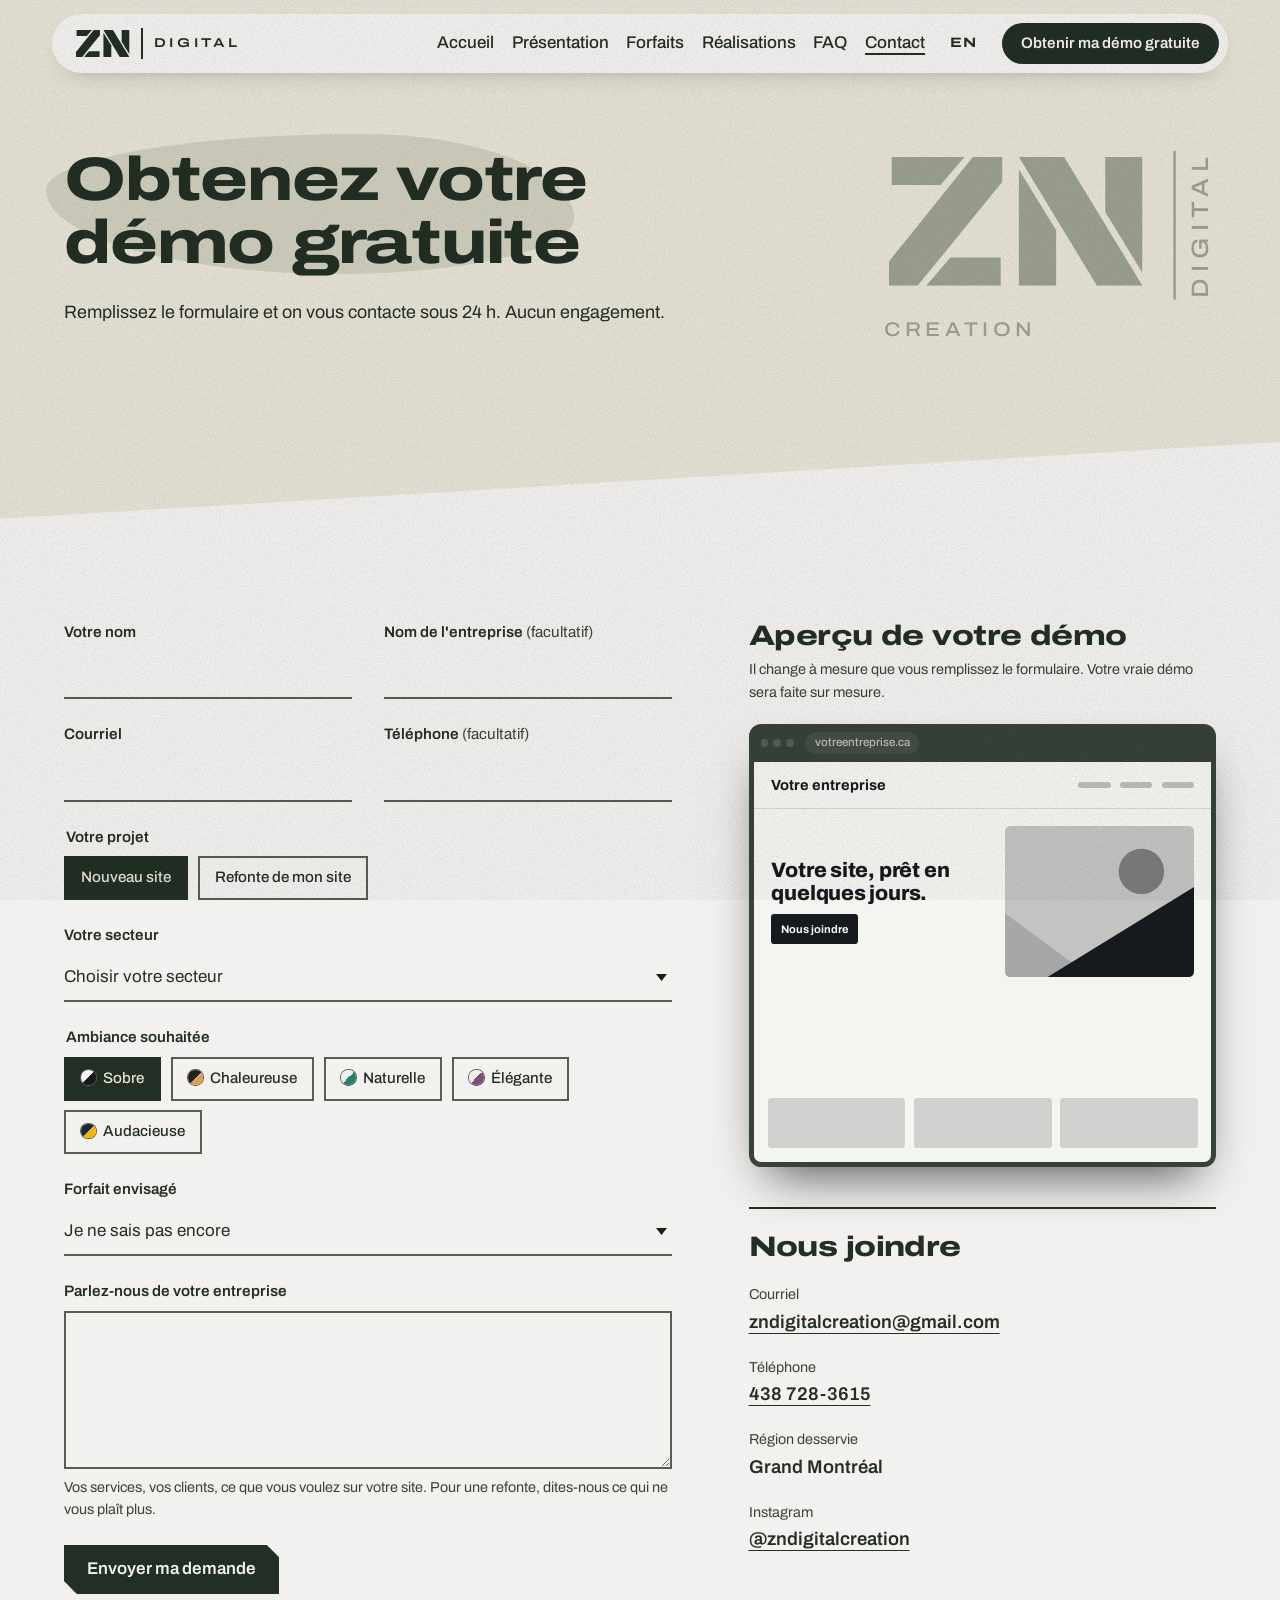
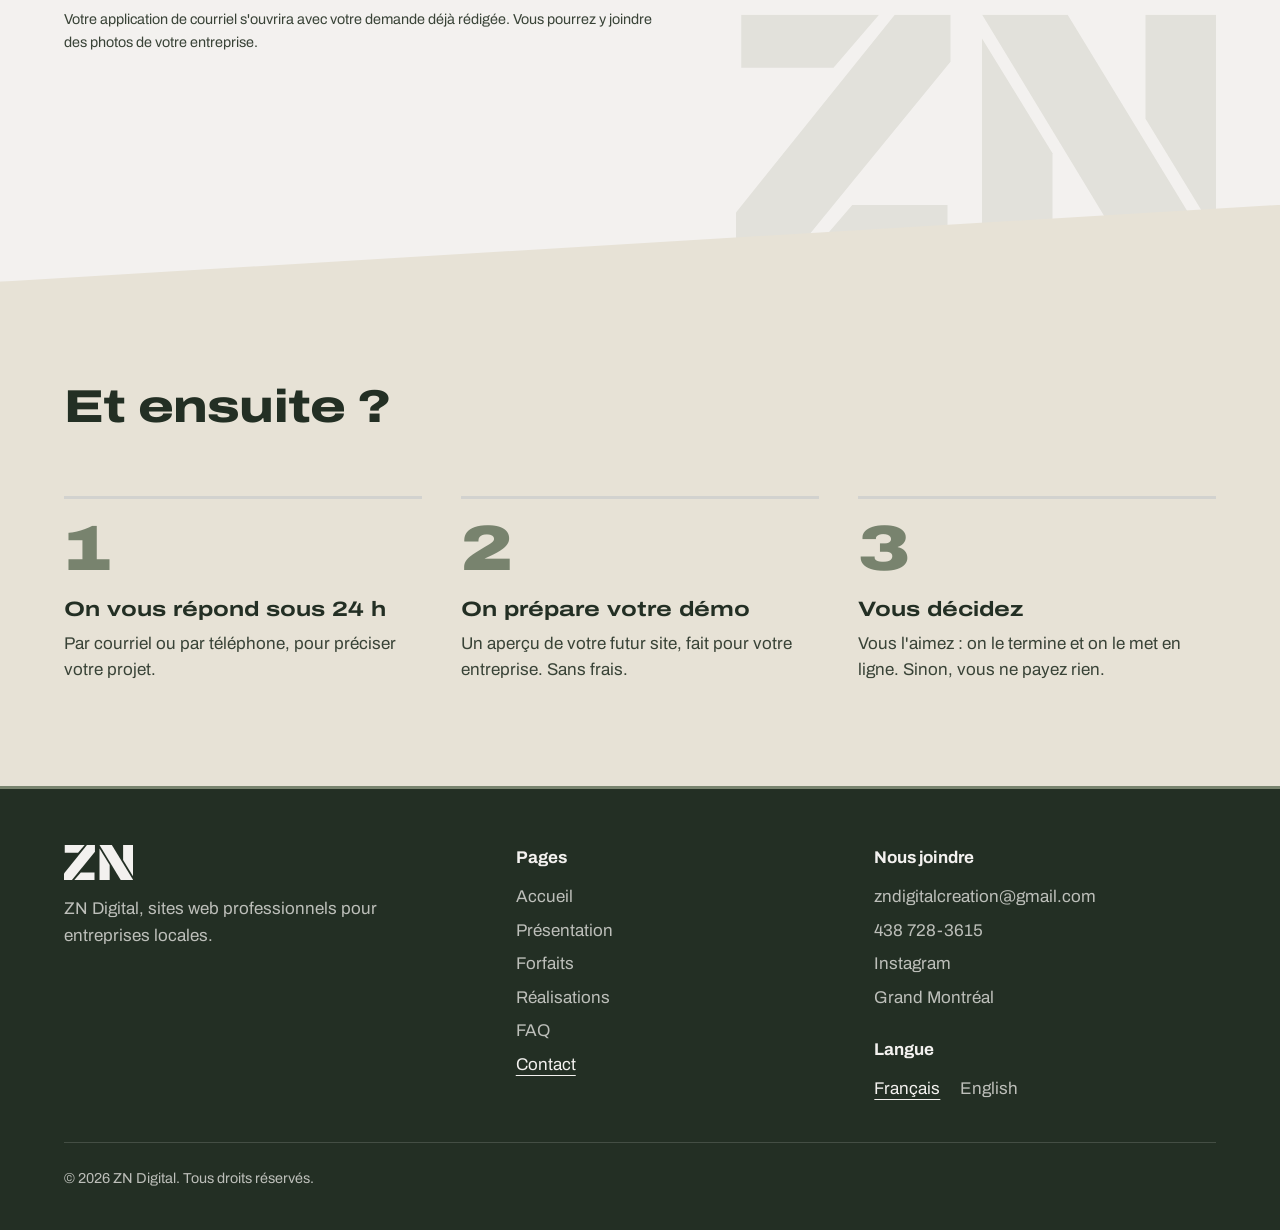
<file: contact.html>
<!doctype html>
<html lang="fr-CA">
<head>
  <meta charset="utf-8">
  <meta name="viewport" content="width=device-width, initial-scale=1">
  <title>Obtenez votre démo gratuite | ZN Digital</title>
  <meta name="description" content="Demandez votre démo gratuite : remplissez le formulaire et ZN Digital vous contacte sous 24 h. Aucun engagement. Grand Montréal.">
  <link rel="canonical" href="https://aymenzakaria66-bot.github.io/zndigital-site/contact.html">
  <link rel="alternate" hreflang="fr-CA" href="https://aymenzakaria66-bot.github.io/zndigital-site/contact.html">
  <link rel="alternate" hreflang="en-CA" href="https://aymenzakaria66-bot.github.io/zndigital-site/en/contact.html">
  <link rel="alternate" hreflang="x-default" href="https://aymenzakaria66-bot.github.io/zndigital-site/contact.html">
  <meta property="og:title" content="Obtenez votre démo gratuite | ZN Digital">
  <meta property="og:description" content="Demandez votre démo gratuite : remplissez le formulaire et ZN Digital vous contacte sous 24 h. Aucun engagement. Grand Montréal.">
  <meta property="og:type" content="website">
  <meta property="og:locale" content="fr_CA">
  <meta name="theme-color" content="#E7E2D6">
  <link rel="icon" type="image/svg+xml" href="assets/favicon.svg">
  <link rel="preconnect" href="https://fonts.googleapis.com">
  <link rel="preconnect" href="https://fonts.gstatic.com" crossorigin>
  <link href="https://fonts.googleapis.com/css2?family=Archivo:wdth,wght@62..125,100..900&display=swap" rel="stylesheet">
  <link rel="stylesheet" href="styles.css">
  <script>document.documentElement.classList.add("js");</script>
</head>
<body data-page="contact">
  <a class="skip" href="#contenu">Aller au contenu</a>

  <svg width="0" height="0" class="defs" aria-hidden="true">
    <symbol id="zn" viewBox="0 0 640 325">
      <polygon points="7,0 191,0 130,71 7,71"/>
      <polygon points="212,0 286,0 286,63 72,325 0,325 0,264"/>
      <polygon points="155,254 282,254 282,325 94,325"/>
      <polygon points="328,32 422,185 422,325 328,325"/>
      <polygon points="328,0 442,0 640,325 525,325"/>
      <polygon points="546,0 640,0 640,293 546,139"/>
    </symbol>
  </svg>

  <header class="entete">
    <a class="marque" href="index.html" aria-label="ZN Digital, accueil">
      <svg class="marque-zn" viewBox="0 0 640 325" aria-hidden="true"><use href="#zn"/></svg>
      <span class="marque-trait" aria-hidden="true"></span>
      <span class="marque-nom">Digital</span>
    </a>
    <nav class="nav" id="nav" aria-label="Navigation principale">
      <a href="index.html">Accueil</a>
      <a href="presentation.html">Présentation</a>
      <a href="forfaits.html">Forfaits</a>
      <a href="portfolio.html">Réalisations</a>
      <a href="faq.html">FAQ</a>
      <a href="contact.html" aria-current="page">Contact</a>
      <a class="bouton bouton-encre nav-cta" href="contact.html">Obtenir ma démo gratuite</a>
    </nav>
    <a class="langue" href="en/contact.html" hreflang="en" lang="en" aria-label="English version">EN</a>
    <a class="bouton bouton-encre entete-cta" href="contact.html">Obtenir ma démo gratuite</a>
    <button class="menu-bouton" type="button" aria-expanded="false" aria-controls="nav">
      Menu
      <svg viewBox="0 0 16 16" aria-hidden="true"><path d="M7 0h2v7h7v2H9v7H7V9H0V7h7z"/></svg>
    </button>
  </header>

  <main id="contenu">

    <section class="bloc bloc-sauge tete">
      <div class="contenant">
        <svg class="embleme logo-complet" viewBox="-15 -20 840 480" aria-hidden="true"><use href="#zn" width="640" height="325"/><rect x="718" y="-15" width="6" height="375"/><text transform="translate(805 357) rotate(-90)" font-size="60" textLength="357" lengthAdjust="spacing">DIGITAL</text><text x="-12" y="451" font-size="50" textLength="374" lengthAdjust="spacing">CREATION</text></svg>
        <h1>Obtenez votre démo gratuite</h1>
        <p class="chapo">Remplissez le formulaire et on vous contacte sous 24&nbsp;h. Aucun engagement.</p>
      </div>
    </section>

    <section class="bloc bloc-os">
      <svg class="fragment gauche" viewBox="0 0 640 325" aria-hidden="true"><use href="#zn"/></svg>
      <div class="contenant contact-grille">
        <form id="formulaire" novalidate>
          <div class="rangee">
            <div class="champ">
              <label for="nom">Votre nom</label>
              <input id="nom" name="nom" type="text" autocomplete="name" required>
            </div>
            <div class="champ">
              <label for="entreprise">Nom de l'entreprise <span class="facultatif">(facultatif)</span></label>
              <input id="entreprise" name="entreprise" type="text" autocomplete="organization">
            </div>
          </div>
          <div class="rangee">
            <div class="champ">
              <label for="courriel">Courriel</label>
              <input id="courriel" name="courriel" type="email" autocomplete="email" required>
            </div>
            <div class="champ">
              <label for="telephone">Téléphone <span class="facultatif">(facultatif)</span></label>
              <input id="telephone" name="telephone" type="tel" autocomplete="tel">
            </div>
          </div>
          <fieldset class="champ">
            <legend>Votre projet</legend>
            <div class="choix">
              <label><input type="radio" name="type" value="Nouveau site" checked><span>Nouveau site</span></label>
              <label><input type="radio" name="type" value="Refonte de mon site" data-refonte><span>Refonte de mon site</span></label>
            </div>
          </fieldset>
          <div class="champ" id="champ-refonte" hidden>
            <label for="siteActuel">Adresse de votre site actuel</label>
            <input id="siteActuel" name="siteActuel" type="text" inputmode="url" placeholder="votreentreprise.com">
          </div>
          <div class="champ">
            <label for="secteur">Votre secteur</label>
            <select id="secteur" name="secteur">
              <option value="" data-cle="autre" data-titre="Votre site, prêt en quelques jours." data-bouton="Nous joindre" data-police="">Choisir votre secteur</option>
              <option value="Restaurant" data-cle="restaurant" data-titre="Cuisine du marché, au bord du fleuve." data-bouton="Réserver une table" data-police="serif">Restaurant</option>
              <option value="Garage" data-cle="garage" data-titre="Votre auto entre bonnes mains." data-bouton="Prendre rendez-vous" data-police="large">Garage</option>
              <option value="Construction et rénovation" data-cle="construction" data-titre="Rénovations clés en main." data-bouton="Demander une soumission" data-police="etroite">Construction et rénovation</option>
              <option value="Services à domicile" data-cle="domicile" data-titre="Une maison propre, sans y penser." data-bouton="Réserver un ménage" data-police="">Services à domicile</option>
              <option value="Commerce de détail" data-cle="commerce" data-titre="Linge de maison fait au Québec." data-bouton="Voir la boutique" data-police="serif">Commerce de détail</option>
              <option value="Travailleur autonome" data-cle="autonome" data-titre="Photographe de famille et d'événements." data-bouton="Voir le portfolio" data-police="large">Travailleur autonome</option>
              <option value="Autre" data-cle="autre" data-titre="Votre site, prêt en quelques jours." data-bouton="Nous joindre" data-police="">Autre</option>
            </select>
          </div>
          <fieldset class="champ">
            <legend>Ambiance souhaitée</legend>
            <div class="choix">
              <label><input type="radio" name="ambiance" value="Sobre" data-fond="#F4F4F1" data-texte="#16191D" data-accent="#16191D" checked><span><i class="pastille" style="background:linear-gradient(135deg, #F4F4F1 50%, #16191D 50%)"></i>Sobre</span></label>
              <label><input type="radio" name="ambiance" value="Chaleureuse" data-fond="#2A1E1B" data-texte="#F3E9DC" data-accent="#D9A05B"><span><i class="pastille" style="background:linear-gradient(135deg, #2A1E1B 50%, #D9A05B 50%)"></i>Chaleureuse</span></label>
              <label><input type="radio" name="ambiance" value="Naturelle" data-fond="#EAF2EF" data-texte="#173A33" data-accent="#2E7D6B"><span><i class="pastille" style="background:linear-gradient(135deg, #EAF2EF 50%, #2E7D6B 50%)"></i>Naturelle</span></label>
              <label><input type="radio" name="ambiance" value="Élégante" data-fond="#F5EEE6" data-texte="#3B2A33" data-accent="#7D4F7F"><span><i class="pastille" style="background:linear-gradient(135deg, #F5EEE6 50%, #7D4F7F 50%)"></i>Élégante</span></label>
              <label><input type="radio" name="ambiance" value="Audacieuse" data-fond="#1D2733" data-texte="#F2F4F6" data-accent="#F2B705"><span><i class="pastille" style="background:linear-gradient(135deg, #1D2733 50%, #F2B705 50%)"></i>Audacieuse</span></label>
            </div>
          </fieldset>
          <div class="champ">
            <label for="forfait">Forfait envisagé</label>
            <select id="forfait" name="forfait">
              <option>Je ne sais pas encore</option>
              <option>Essentiel, à partir de 500 $</option>
              <option>Pro, à partir de 1 500 $</option>
              <option>Complet, à partir de 2 500 $</option>
            </select>
          </div>
          <div class="champ">
            <label for="message">Parlez-nous de votre entreprise</label>
            <textarea id="message" name="message" rows="5" required aria-describedby="message-indice"></textarea>
            <span class="indice" id="message-indice">Vos services, vos clients, ce que vous voulez sur votre site. Pour une refonte, dites-nous ce qui ne vous plaît plus.</span>
          </div>
          <button class="bouton bouton-encre" type="submit">Envoyer ma demande</button>
          <p class="envoi-note">Votre application de courriel s'ouvrira avec votre demande déjà rédigée. Vous pourrez y joindre des photos de votre entreprise.</p>
          <p class="etat" id="etat" role="status" aria-live="polite"></p>
        </form>

        <aside class="cote">
          <div class="apercu-demo">
          <h2>Aperçu de votre démo</h2>
          <p class="indice">Il change à mesure que vous remplissez le formulaire. Votre vraie démo sera faite sur mesure.</p>
          <div class="mq" id="apercu" style="--m-fond:#F4F4F1;--m-texte:#16191D;--m-accent:#16191D" aria-hidden="true">
            <div class="mq-barre"><span></span><span></span><span></span><b id="apercu-url" data-defaut="votreentreprise.ca">votreentreprise.ca</b></div>
            <div class="mq-site">
              <div class="mq-nav"><span class="mq-nom" id="apercu-nom" data-defaut="Votre entreprise">Votre entreprise</span><span class="mq-liens"><span></span><span></span><span></span></span></div>
              <div class="mq-hero">
                <div>
                  <p class="mq-titre" id="apercu-titre">Votre site, prêt en quelques jours.</p>
                  <span class="mq-btn" id="apercu-btn">Nous joindre</span>
                </div>
                <svg class="mq-image" viewBox="0 0 100 80" preserveAspectRatio="xMidYMid slice">
                  <rect width="100" height="80" style="fill:color-mix(in srgb, var(--m-accent) 22%, var(--m-fond))"/>
                  <circle cx="72" cy="24" r="12" style="fill:color-mix(in srgb, var(--m-accent) 55%, var(--m-fond))"/>
                  <polygon points="0,80 0,46 46,80" style="fill:color-mix(in srgb, var(--m-texte) 35%, var(--m-fond))"/>
                  <polygon points="22,80 100,32 100,80" style="fill:var(--m-accent)"/>
                </svg>
              </div>
              <div class="mq-detail">
                <div data-pour="autre"><ul class="mq-cartes"><li></li><li></li><li></li></ul></div>
                <div data-pour="restaurant" hidden><ul class="mq-menu"><li><span>Tartare de saumon</span><b>18&nbsp;$</b></li><li><span>Bavette, frites maison</span><b>27&nbsp;$</b></li><li><span>Tarte au sucre</span><b>9&nbsp;$</b></li></ul></div>
                <div data-pour="garage" hidden><ul class="mq-services"><li><span>Changement d'huile</span><b>59,95&nbsp;$</b></li><li><span>Pneus d'hiver</span><b>dès 80&nbsp;$</b></li><li><span>Freins</span><b>dès 149&nbsp;$</b></li></ul></div>
                <div data-pour="construction" hidden><ul class="mq-galerie"><li><span></span>Cuisine</li><li><span></span>Sous-sol</li><li><span></span>Terrasse</li></ul></div>
                <div data-pour="domicile" hidden><p class="mq-sous">Secteurs desservis</p><ul class="mq-zones"><li>Brossard</li><li>Longueuil</li><li>La Prairie</li><li>Candiac</li></ul></div>
                <div data-pour="commerce" hidden><ul class="mq-produits"><li><span></span>Nappe<b>64&nbsp;$</b></li><li><span></span>Coussin<b>38&nbsp;$</b></li><li><span></span>Serviettes<b>24&nbsp;$</b></li></ul></div>
                <div data-pour="autonome" hidden><ul class="mq-photos"><li></li><li></li><li></li><li></li></ul></div>
              </div>
            </div>
          </div>
        </div>
          <div class="joindre">
          <h2>Nous joindre</h2>
          <dl>
            <div><dt>Courriel</dt><dd><a href="mailto:zndigitalcreation@gmail.com">zndigitalcreation@gmail.com</a></dd></div>
            <div><dt>Téléphone</dt><dd><a href="tel:+14387283615">438 728-3615</a></dd></div>
            <div><dt>Région desservie</dt><dd>Grand Montréal</dd></div>
            <div><dt>Instagram</dt><dd><a href="https://www.instagram.com/zndigitalcreation/" target="_blank" rel="noopener">@zndigitalcreation</a></dd></div>
          </dl>
          </div>
        </aside>
      </div>
    </section>

    <section class="bloc bloc-sauge">
      <div class="contenant">
        <h2>Et ensuite&nbsp;?</h2>
        <ol class="etapes">
          <li>
            <h3>On vous répond sous 24&nbsp;h</h3>
            <p>Par courriel ou par téléphone, pour préciser votre projet.</p>
          </li>
          <li>
            <h3>On prépare votre démo</h3>
            <p>Un aperçu de votre futur site, fait pour votre entreprise. Sans frais.</p>
          </li>
          <li>
            <h3>Vous décidez</h3>
            <p>Vous l'aimez : on le termine et on le met en ligne. Sinon, vous ne payez rien.</p>
          </li>
        </ol>
      </div>
    </section>

  </main>

  <div class="barre-mobile">
    <a class="bouton bouton-os" href="tel:+14387283615">Appeler</a>
    <a class="bouton bouton-encre" href="contact.html">Ma démo gratuite</a>
  </div>

  <footer class="pied">
    <div class="contenant pied-grille">
      <div class="pied-marque">
        <svg viewBox="0 0 640 325" role="img" aria-label="ZN Digital"><use href="#zn"/></svg>
        <p>ZN Digital, sites web professionnels pour entreprises locales.</p>
      </div>
      <nav aria-label="Pied de page">
        <p class="pied-titre">Pages</p>
        <ul>
          <li><a href="index.html">Accueil</a></li>
          <li><a href="presentation.html">Présentation</a></li>
          <li><a href="forfaits.html">Forfaits</a></li>
          <li><a href="portfolio.html">Réalisations</a></li>
          <li><a href="faq.html">FAQ</a></li>
          <li><a href="contact.html" aria-current="page">Contact</a></li>
        </ul>
      </nav>
      <div>
        <p class="pied-titre">Nous joindre</p>
        <ul>
          <li><a href="mailto:zndigitalcreation@gmail.com">zndigitalcreation@gmail.com</a></li>
          <li><a href="tel:+14387283615">438 728-3615</a></li>
          <li><a href="https://www.instagram.com/zndigitalcreation/" target="_blank" rel="noopener">Instagram</a></li>
          <li>Grand Montréal</li>
        </ul>
        <p class="pied-titre pied-langues-titre">Langue</p>
        <p class="pied-langues">
          <a href="contact.html" hreflang="fr" lang="fr" aria-current="true">Français</a>
          <a href="en/contact.html" hreflang="en" lang="en">English</a>
        </p>
      </div>
      <p class="pied-bas">© <span id="annee">2026</span> ZN Digital. Tous droits réservés.</p>
    </div>
  </footer>

  <script src="script.js"></script>
</body>
</html>
</file>
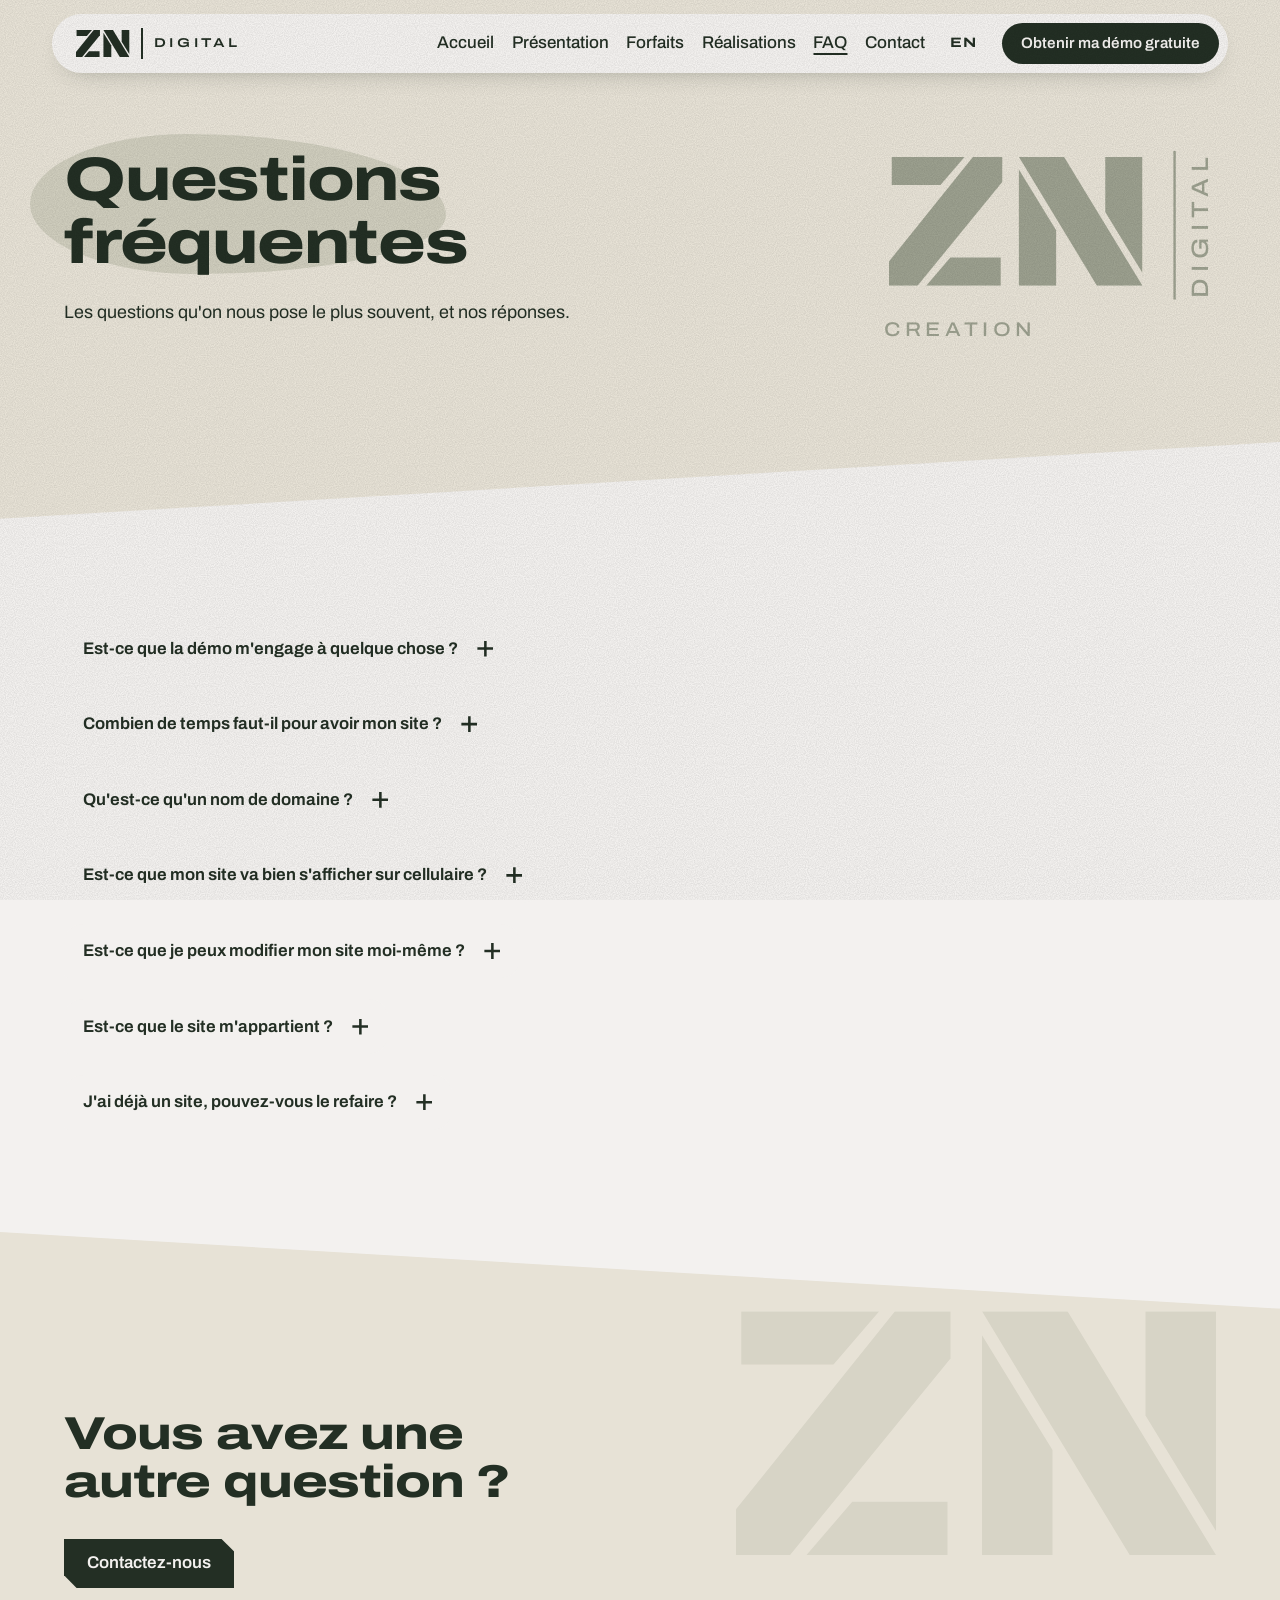
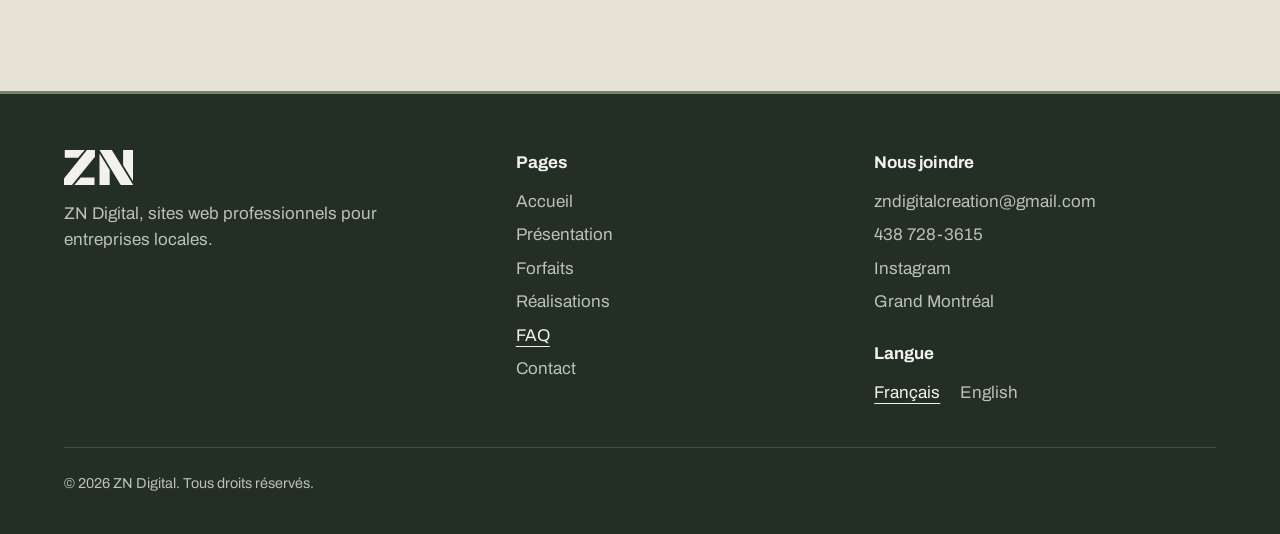
<file: faq.html>
<!doctype html>
<html lang="fr-CA">
<head>
  <meta charset="utf-8">
  <meta name="viewport" content="width=device-width, initial-scale=1">
  <title>Questions fréquentes | ZN Digital</title>
  <meta name="description" content="Démo gratuite, délais, nom de domaine, hébergement, paiement : les réponses aux questions fréquentes sur la création de votre site avec ZN Digital.">
  <link rel="canonical" href="https://aymenzakaria66-bot.github.io/zndigital-site/faq.html">
  <link rel="alternate" hreflang="fr-CA" href="https://aymenzakaria66-bot.github.io/zndigital-site/faq.html">
  <link rel="alternate" hreflang="en-CA" href="https://aymenzakaria66-bot.github.io/zndigital-site/en/faq.html">
  <link rel="alternate" hreflang="x-default" href="https://aymenzakaria66-bot.github.io/zndigital-site/faq.html">
  <meta property="og:title" content="Questions fréquentes | ZN Digital">
  <meta property="og:description" content="Démo gratuite, délais, nom de domaine, hébergement, paiement : les réponses aux questions fréquentes sur la création de votre site avec ZN Digital.">
  <meta property="og:type" content="website">
  <meta property="og:locale" content="fr_CA">
  <meta name="theme-color" content="#E7E2D6">
  <link rel="icon" type="image/svg+xml" href="assets/favicon.svg">
  <link rel="preconnect" href="https://fonts.googleapis.com">
  <link rel="preconnect" href="https://fonts.gstatic.com" crossorigin>
  <link href="https://fonts.googleapis.com/css2?family=Archivo:wdth,wght@62..125,100..900&display=swap" rel="stylesheet">
  <link rel="stylesheet" href="styles.css">
  <script>document.documentElement.classList.add("js");</script>
</head>
<body data-page="faq">
  <a class="skip" href="#contenu">Aller au contenu</a>

  <svg width="0" height="0" class="defs" aria-hidden="true">
    <symbol id="zn" viewBox="0 0 640 325">
      <polygon points="7,0 191,0 130,71 7,71"/>
      <polygon points="212,0 286,0 286,63 72,325 0,325 0,264"/>
      <polygon points="155,254 282,254 282,325 94,325"/>
      <polygon points="328,32 422,185 422,325 328,325"/>
      <polygon points="328,0 442,0 640,325 525,325"/>
      <polygon points="546,0 640,0 640,293 546,139"/>
    </symbol>
  </svg>

  <header class="entete">
    <a class="marque" href="index.html" aria-label="ZN Digital, accueil">
      <svg class="marque-zn" viewBox="0 0 640 325" aria-hidden="true"><use href="#zn"/></svg>
      <span class="marque-trait" aria-hidden="true"></span>
      <span class="marque-nom">Digital</span>
    </a>
    <nav class="nav" id="nav" aria-label="Navigation principale">
      <a href="index.html">Accueil</a>
      <a href="presentation.html">Présentation</a>
      <a href="forfaits.html">Forfaits</a>
      <a href="portfolio.html">Réalisations</a>
      <a href="faq.html" aria-current="page">FAQ</a>
      <a href="contact.html">Contact</a>
      <a class="bouton bouton-encre nav-cta" href="contact.html">Obtenir ma démo gratuite</a>
    </nav>
    <a class="langue" href="en/faq.html" hreflang="en" lang="en" aria-label="English version">EN</a>
    <a class="bouton bouton-encre entete-cta" href="contact.html">Obtenir ma démo gratuite</a>
    <button class="menu-bouton" type="button" aria-expanded="false" aria-controls="nav">
      Menu
      <svg viewBox="0 0 16 16" aria-hidden="true"><path d="M7 0h2v7h7v2H9v7H7V9H0V7h7z"/></svg>
    </button>
  </header>

  <main id="contenu">

    <section class="bloc bloc-sauge tete">
      <div class="contenant">
        <svg class="embleme logo-complet" viewBox="-15 -20 840 480" aria-hidden="true"><use href="#zn" width="640" height="325"/><rect x="718" y="-15" width="6" height="375"/><text transform="translate(805 357) rotate(-90)" font-size="60" textLength="357" lengthAdjust="spacing">DIGITAL</text><text x="-12" y="451" font-size="50" textLength="374" lengthAdjust="spacing">CREATION</text></svg>
        <h1>Questions fréquentes</h1>
        <p class="chapo">Les questions qu'on nous pose le plus souvent, et nos réponses.</p>
      </div>
    </section>

    <section class="bloc bloc-os">
      <div class="contenant">
        
        <div class="faq conversation">
          <details>
            <summary>Est-ce que la démo m'engage à quelque chose&nbsp;?</summary>
            <div class="reponse"><span class="avatar" aria-hidden="true"><svg viewBox="0 0 640 325"><use href="#zn"/></svg></span><p>Non. Si la démo ne vous plaît pas, vous ne payez rien.</p></div>
          </details>
          <details>
            <summary>Combien de temps faut-il pour avoir mon site&nbsp;?</summary>
            <div class="reponse"><span class="avatar" aria-hidden="true"><svg viewBox="0 0 640 325"><use href="#zn"/></svg></span><p>Cela dépend de votre demande. On vous donne une estimation dès notre premier échange.</p></div>
          </details>
          <details>
            <summary>Qu'est-ce qu'un nom de domaine&nbsp;?</summary>
            <div class="reponse"><span class="avatar" aria-hidden="true"><svg viewBox="0 0 640 325"><use href="#zn"/></svg></span><p>C'est l'adresse de votre site, par exemple votreentreprise.com. Il est inclus la première année et enregistré à votre nom.</p></div>
          </details>
          <details>
            <summary>Est-ce que mon site va bien s'afficher sur cellulaire&nbsp;?</summary>
            <div class="reponse"><span class="avatar" aria-hidden="true"><svg viewBox="0 0 640 325"><use href="#zn"/></svg></span><p>Oui. Tous nos sites s'adaptent automatiquement aux cellulaires, tablettes et ordinateurs.</p></div>
          </details>
          <details>
            <summary>Est-ce que je peux modifier mon site moi-même&nbsp;?</summary>
            <div class="reponse"><span class="avatar" aria-hidden="true"><svg viewBox="0 0 640 325"><use href="#zn"/></svg></span><p>Oui, avec le forfait Complet. Sinon, on s'occupe des modifications pour vous.</p></div>
          </details>
          <details>
            <summary>Est-ce que le site m'appartient&nbsp;?</summary>
            <div class="reponse"><span class="avatar" aria-hidden="true"><svg viewBox="0 0 640 325"><use href="#zn"/></svg></span><p>Oui. Le domaine est à votre nom et votre présence en ligne vous appartient.</p></div>
          </details>
          <details>
            <summary>J'ai déjà un site, pouvez-vous le refaire&nbsp;?</summary>
            <div class="reponse"><span class="avatar" aria-hidden="true"><svg viewBox="0 0 640 325"><use href="#zn"/></svg></span><p>Absolument. On peut moderniser votre site actuel et garder votre nom de domaine.</p></div>
          </details>
        </div>
      </div>
    </section>

    <section class="bloc bloc-sauge inverse appel">
      <svg class="fragment gauche" viewBox="0 0 640 325" aria-hidden="true"><use href="#zn"/></svg>
      <div class="contenant">
        <h2>Vous avez une autre question&nbsp;?</h2>
        <a class="bouton bouton-encre" href="contact.html">Contactez-nous</a>
      </div>
    </section>
  </main>

  <div class="barre-mobile">
    <a class="bouton bouton-os" href="tel:+14387283615">Appeler</a>
    <a class="bouton bouton-encre" href="contact.html">Ma démo gratuite</a>
  </div>

  <footer class="pied">
    <div class="contenant pied-grille">
      <div class="pied-marque">
        <svg viewBox="0 0 640 325" role="img" aria-label="ZN Digital"><use href="#zn"/></svg>
        <p>ZN Digital, sites web professionnels pour entreprises locales.</p>
      </div>
      <nav aria-label="Pied de page">
        <p class="pied-titre">Pages</p>
        <ul>
          <li><a href="index.html">Accueil</a></li>
          <li><a href="presentation.html">Présentation</a></li>
          <li><a href="forfaits.html">Forfaits</a></li>
          <li><a href="portfolio.html">Réalisations</a></li>
          <li><a href="faq.html" aria-current="page">FAQ</a></li>
          <li><a href="contact.html">Contact</a></li>
        </ul>
      </nav>
      <div>
        <p class="pied-titre">Nous joindre</p>
        <ul>
          <li><a href="mailto:zndigitalcreation@gmail.com">zndigitalcreation@gmail.com</a></li>
          <li><a href="tel:+14387283615">438 728-3615</a></li>
          <li><a href="https://www.instagram.com/zndigitalcreation/" target="_blank" rel="noopener">Instagram</a></li>
          <li>Grand Montréal</li>
        </ul>
        <p class="pied-titre pied-langues-titre">Langue</p>
        <p class="pied-langues">
          <a href="faq.html" hreflang="fr" lang="fr" aria-current="true">Français</a>
          <a href="en/faq.html" hreflang="en" lang="en">English</a>
        </p>
      </div>
      <p class="pied-bas">© <span id="annee">2026</span> ZN Digital. Tous droits réservés.</p>
    </div>
  </footer>

  <script src="script.js"></script>
</body>
</html>
</file>
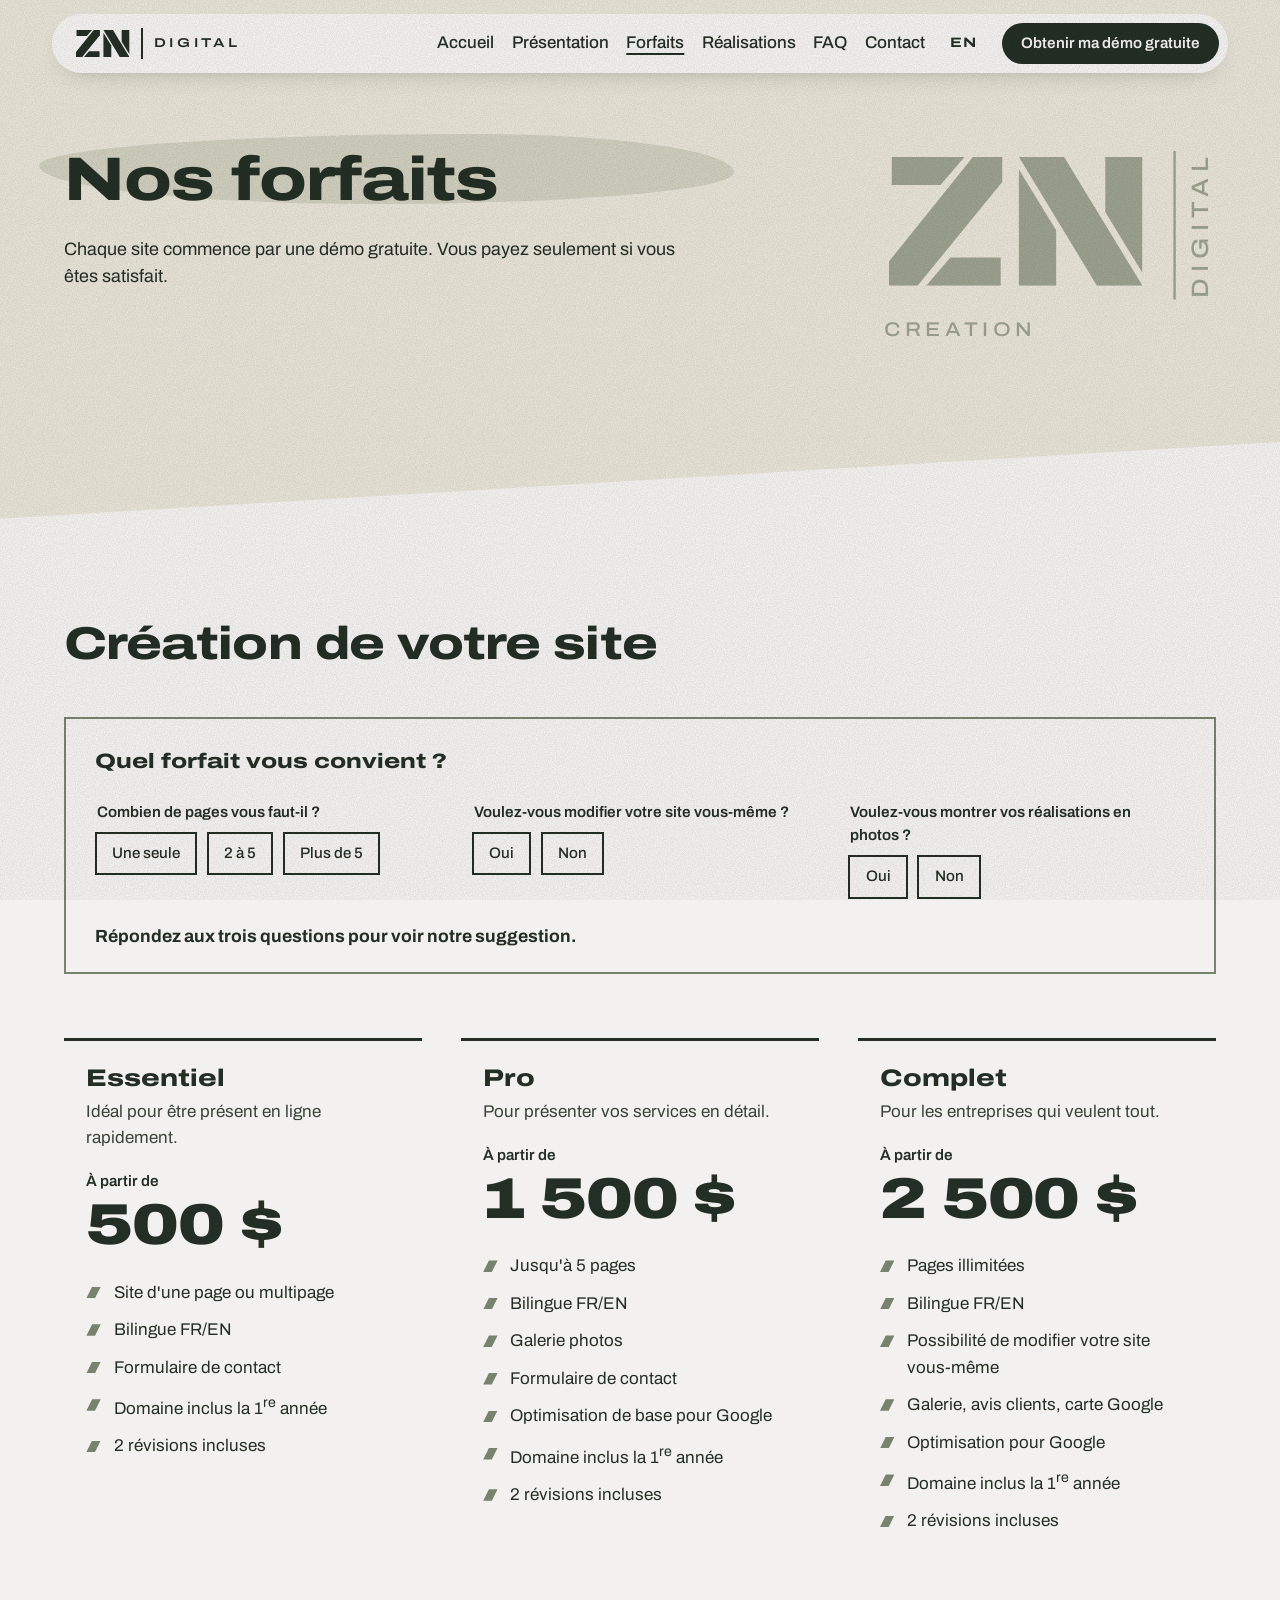
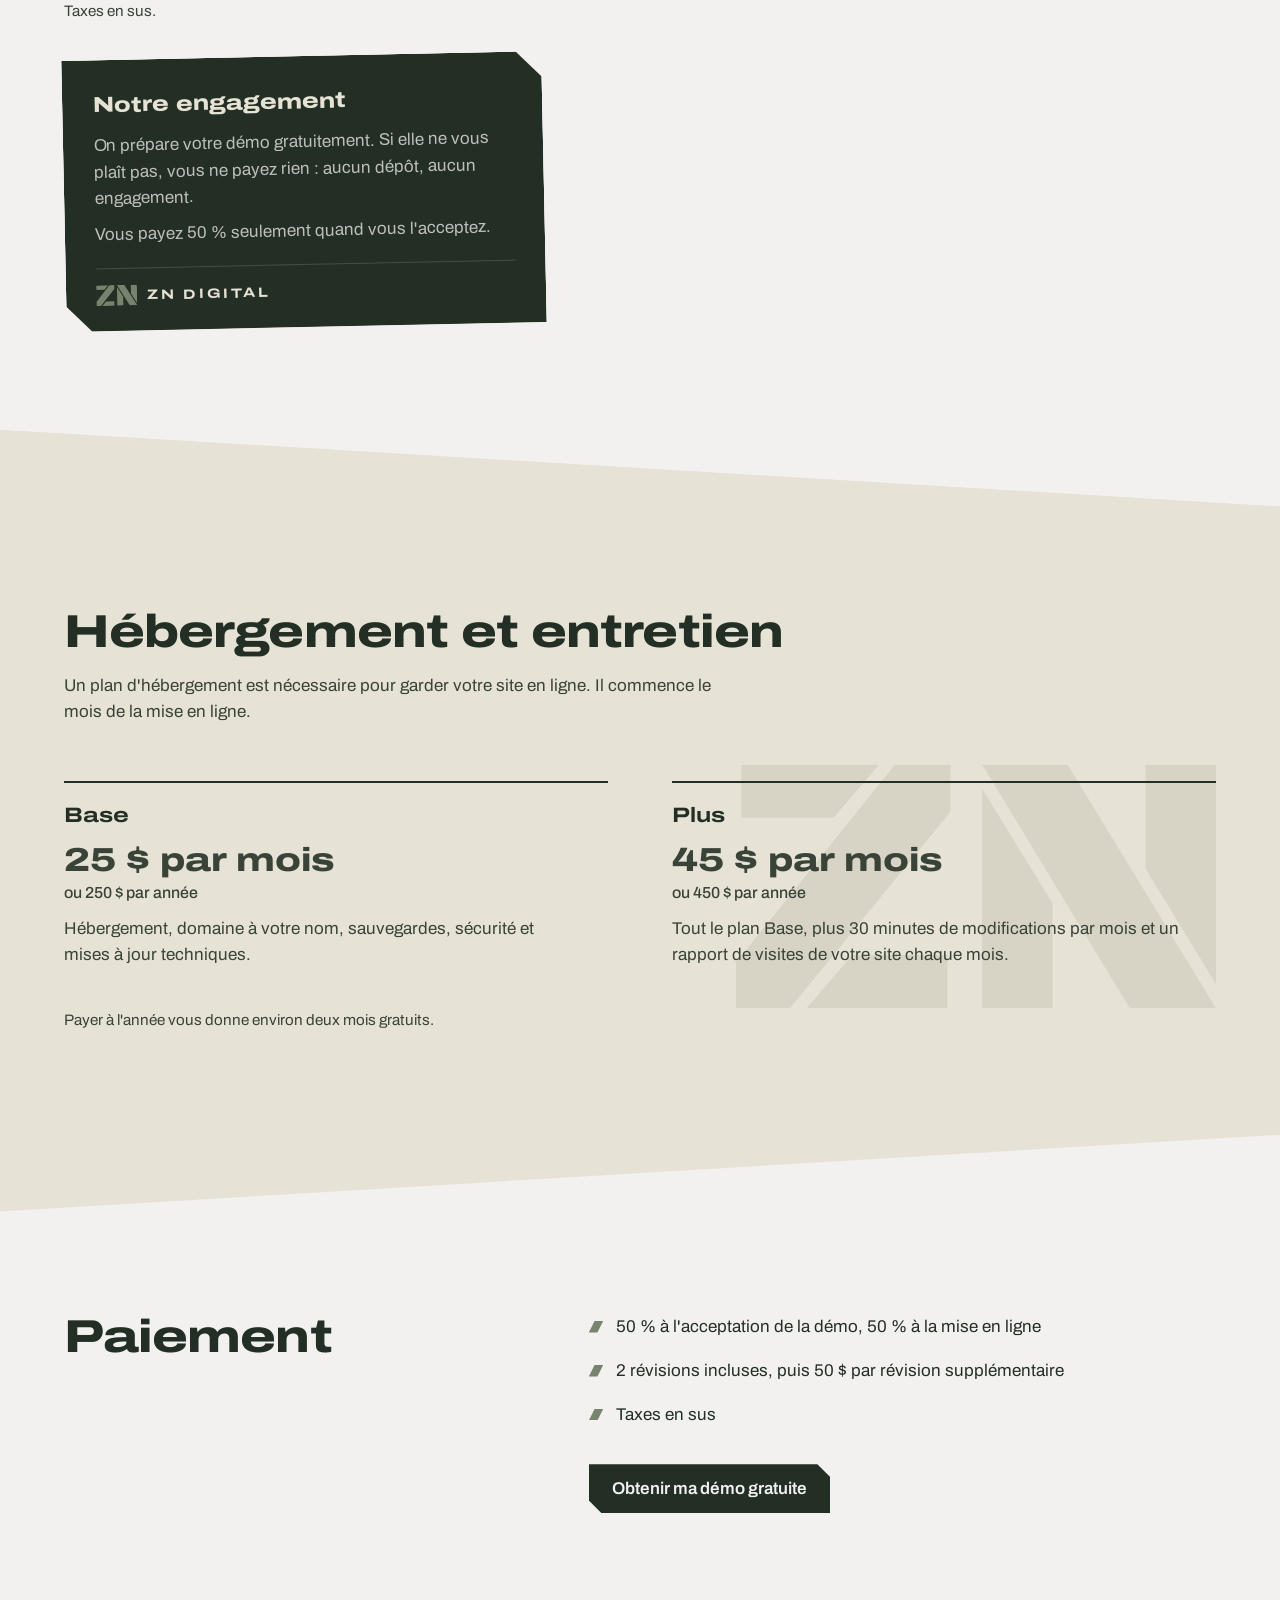
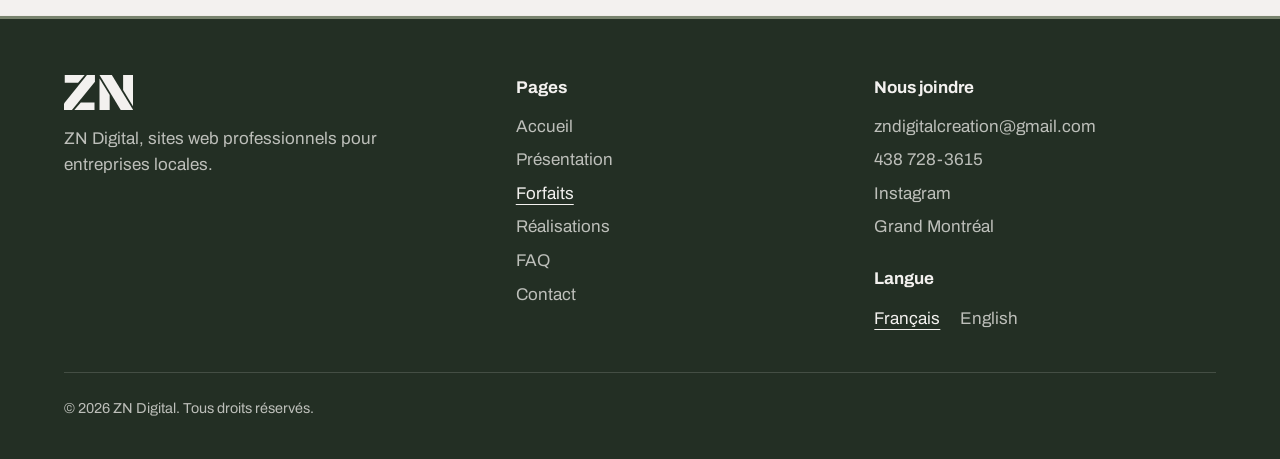
<file: forfaits.html>
<!doctype html>
<html lang="fr-CA">
<head>
  <meta charset="utf-8">
  <meta name="viewport" content="width=device-width, initial-scale=1">
  <title>Forfaits et prix | ZN Digital</title>
  <meta name="description" content="Sites web professionnels à partir de 500 $ : forfaits Essentiel, Pro et Complet, hébergement dès 25 $ par mois. Chaque site commence par une démo gratuite.">
  <link rel="canonical" href="https://aymenzakaria66-bot.github.io/zndigital-site/forfaits.html">
  <link rel="alternate" hreflang="fr-CA" href="https://aymenzakaria66-bot.github.io/zndigital-site/forfaits.html">
  <link rel="alternate" hreflang="en-CA" href="https://aymenzakaria66-bot.github.io/zndigital-site/en/forfaits.html">
  <link rel="alternate" hreflang="x-default" href="https://aymenzakaria66-bot.github.io/zndigital-site/forfaits.html">
  <meta property="og:title" content="Forfaits et prix | ZN Digital">
  <meta property="og:description" content="Sites web professionnels à partir de 500 $ : forfaits Essentiel, Pro et Complet, hébergement dès 25 $ par mois. Chaque site commence par une démo gratuite.">
  <meta property="og:type" content="website">
  <meta property="og:locale" content="fr_CA">
  <meta name="theme-color" content="#E7E2D6">
  <link rel="icon" type="image/svg+xml" href="assets/favicon.svg">
  <link rel="preconnect" href="https://fonts.googleapis.com">
  <link rel="preconnect" href="https://fonts.gstatic.com" crossorigin>
  <link href="https://fonts.googleapis.com/css2?family=Archivo:wdth,wght@62..125,100..900&display=swap" rel="stylesheet">
  <link rel="stylesheet" href="styles.css">
  <script>document.documentElement.classList.add("js");</script>
</head>
<body data-page="forfaits">
  <a class="skip" href="#contenu">Aller au contenu</a>

  <svg width="0" height="0" class="defs" aria-hidden="true">
    <symbol id="zn" viewBox="0 0 640 325">
      <polygon points="7,0 191,0 130,71 7,71"/>
      <polygon points="212,0 286,0 286,63 72,325 0,325 0,264"/>
      <polygon points="155,254 282,254 282,325 94,325"/>
      <polygon points="328,32 422,185 422,325 328,325"/>
      <polygon points="328,0 442,0 640,325 525,325"/>
      <polygon points="546,0 640,0 640,293 546,139"/>
    </symbol>
  </svg>

  <header class="entete">
    <a class="marque" href="index.html" aria-label="ZN Digital, accueil">
      <svg class="marque-zn" viewBox="0 0 640 325" aria-hidden="true"><use href="#zn"/></svg>
      <span class="marque-trait" aria-hidden="true"></span>
      <span class="marque-nom">Digital</span>
    </a>
    <nav class="nav" id="nav" aria-label="Navigation principale">
      <a href="index.html">Accueil</a>
      <a href="presentation.html">Présentation</a>
      <a href="forfaits.html" aria-current="page">Forfaits</a>
      <a href="portfolio.html">Réalisations</a>
      <a href="faq.html">FAQ</a>
      <a href="contact.html">Contact</a>
      <a class="bouton bouton-encre nav-cta" href="contact.html">Obtenir ma démo gratuite</a>
    </nav>
    <a class="langue" href="en/forfaits.html" hreflang="en" lang="en" aria-label="English version">EN</a>
    <a class="bouton bouton-encre entete-cta" href="contact.html">Obtenir ma démo gratuite</a>
    <button class="menu-bouton" type="button" aria-expanded="false" aria-controls="nav">
      Menu
      <svg viewBox="0 0 16 16" aria-hidden="true"><path d="M7 0h2v7h7v2H9v7H7V9H0V7h7z"/></svg>
    </button>
  </header>

  <main id="contenu">

    <section class="bloc bloc-sauge tete">
      <div class="contenant">
        <svg class="embleme logo-complet" viewBox="-15 -20 840 480" aria-hidden="true"><use href="#zn" width="640" height="325"/><rect x="718" y="-15" width="6" height="375"/><text transform="translate(805 357) rotate(-90)" font-size="60" textLength="357" lengthAdjust="spacing">DIGITAL</text><text x="-12" y="451" font-size="50" textLength="374" lengthAdjust="spacing">CREATION</text></svg>
        <h1>Nos forfaits</h1>
        <p class="chapo">Chaque site commence par une démo gratuite. Vous payez seulement si vous êtes satisfait.</p>
      </div>
    </section>

    <section class="bloc bloc-os">
      <div class="contenant">
        <h2>Création de votre site</h2>
        <div class="quiz" data-quiz hidden
          data-noms='{"essentiel":"Essentiel","pro":"Pro","complet":"Complet"}'
          data-phrase="Notre suggestion : le forfait {plan}."
          data-attente="Répondez aux trois questions pour voir notre suggestion.">
          <p class="quiz-titre">Quel forfait vous convient&nbsp;?</p>
          <fieldset class="champ">
            <legend>Combien de pages vous faut-il&nbsp;?</legend>
            <div class="choix">
              <label><input type="radio" name="q1" value="1"><span>Une seule</span></label>
              <label><input type="radio" name="q1" value="2"><span>2 à 5</span></label>
              <label><input type="radio" name="q1" value="3"><span>Plus de 5</span></label>
            </div>
          </fieldset>
          <fieldset class="champ">
            <legend>Voulez-vous modifier votre site vous-même&nbsp;?</legend>
            <div class="choix">
              <label><input type="radio" name="q2" value="oui"><span>Oui</span></label>
              <label><input type="radio" name="q2" value="non"><span>Non</span></label>
            </div>
          </fieldset>
          <fieldset class="champ">
            <legend>Voulez-vous montrer vos réalisations en photos&nbsp;?</legend>
            <div class="choix">
              <label><input type="radio" name="q3" value="oui"><span>Oui</span></label>
              <label><input type="radio" name="q3" value="non"><span>Non</span></label>
            </div>
          </fieldset>
          <p class="quiz-resultat" aria-live="polite"></p>
        </div>
        <ul class="plans">
          <li class="plan" data-plan="essentiel" data-badge="Suggéré pour vous">
            <h3>Essentiel</h3>
            <p class="ideal">Idéal pour être présent en ligne rapidement.</p>
            <p class="prix-plan"><small>À partir de</small>500&nbsp;$</p>
            <ul class="puces une">
              <li>Site d'une page ou multipage</li>
              <li>Bilingue FR/EN</li>
              <li>Formulaire de contact</li>
              <li>Domaine inclus la 1<sup>re</sup> année</li>
              <li>2 révisions incluses</li>
            </ul>
          </li>
          <li class="plan" data-plan="pro" data-badge="Suggéré pour vous">
            <h3>Pro</h3>
            <p class="ideal">Pour présenter vos services en détail.</p>
            <p class="prix-plan"><small>À partir de</small>1&nbsp;500&nbsp;$</p>
            <ul class="puces une">
              <li>Jusqu'à 5 pages</li>
              <li>Bilingue FR/EN</li>
              <li>Galerie photos</li>
              <li>Formulaire de contact</li>
              <li>Optimisation de base pour Google</li>
              <li>Domaine inclus la 1<sup>re</sup> année</li>
              <li>2 révisions incluses</li>
            </ul>
          </li>
          <li class="plan" data-plan="complet" data-badge="Suggéré pour vous">
            <h3>Complet</h3>
            <p class="ideal">Pour les entreprises qui veulent tout.</p>
            <p class="prix-plan"><small>À partir de</small>2&nbsp;500&nbsp;$</p>
            <ul class="puces une">
              <li>Pages illimitées</li>
              <li>Bilingue FR/EN</li>
              <li>Possibilité de modifier votre site vous-même</li>
              <li>Galerie, avis clients, carte Google</li>
              <li>Optimisation pour Google</li>
              <li>Domaine inclus la 1<sup>re</sup> année</li>
              <li>2 révisions incluses</li>
            </ul>
          </li>
        </ul>
        <p class="mention">Taxes en sus.</p>
        <div class="engagement">
          <p class="engagement-titre">Notre engagement</p>
          <p>On prépare votre démo gratuitement. Si elle ne vous plaît pas, vous ne payez rien : aucun dépôt, aucun engagement.</p>
          <p>Vous payez 50&nbsp;% seulement quand vous l'acceptez.</p>
          <p class="engagement-signature"><svg viewBox="0 0 640 325" aria-hidden="true"><use href="#zn"/></svg>ZN Digital</p>
        </div>
      </div>
    </section>

    <section class="bloc bloc-sauge inverse">
      <svg class="fragment" viewBox="0 0 640 325" aria-hidden="true"><use href="#zn"/></svg>
      <div class="contenant">
        <h2>Hébergement et entretien</h2>
        <p class="intro">Un plan d'hébergement est nécessaire pour garder votre site en ligne. Il commence le mois de la mise en ligne.</p>
        <ul class="heberg">
          <li>
            <h3>Base</h3>
            <p class="tarif">25&nbsp;$ par mois<span>ou 250&nbsp;$ par année</span></p>
            <p>Hébergement, domaine à votre nom, sauvegardes, sécurité et mises à jour techniques.</p>
          </li>
          <li>
            <h3>Plus</h3>
            <p class="tarif">45&nbsp;$ par mois<span>ou 450&nbsp;$ par année</span></p>
            <p>Tout le plan Base, plus 30 minutes de modifications par mois et un rapport de visites de votre site chaque mois.</p>
          </li>
        </ul>
        <p class="mention">Payer à l'année vous donne environ deux mois gratuits.</p>
      </div>
    </section>

    <section class="bloc bloc-os">
      <div class="contenant deux">
        <h2>Paiement</h2>
        
        <div>
          <ul class="puces une">
            <li>50&nbsp;% à l'acceptation de la démo, 50&nbsp;% à la mise en ligne</li>
            <li>2 révisions incluses, puis 50&nbsp;$ par révision supplémentaire</li>
            <li>Taxes en sus</li>
          </ul>
          <div class="actions"><a class="bouton bouton-encre" href="contact.html">Obtenir ma démo gratuite</a></div>
        </div>
      </div>
    </section>
  </main>

  <div class="barre-mobile">
    <a class="bouton bouton-os" href="tel:+14387283615">Appeler</a>
    <a class="bouton bouton-encre" href="contact.html">Ma démo gratuite</a>
  </div>

  <footer class="pied">
    <div class="contenant pied-grille">
      <div class="pied-marque">
        <svg viewBox="0 0 640 325" role="img" aria-label="ZN Digital"><use href="#zn"/></svg>
        <p>ZN Digital, sites web professionnels pour entreprises locales.</p>
      </div>
      <nav aria-label="Pied de page">
        <p class="pied-titre">Pages</p>
        <ul>
          <li><a href="index.html">Accueil</a></li>
          <li><a href="presentation.html">Présentation</a></li>
          <li><a href="forfaits.html" aria-current="page">Forfaits</a></li>
          <li><a href="portfolio.html">Réalisations</a></li>
          <li><a href="faq.html">FAQ</a></li>
          <li><a href="contact.html">Contact</a></li>
        </ul>
      </nav>
      <div>
        <p class="pied-titre">Nous joindre</p>
        <ul>
          <li><a href="mailto:zndigitalcreation@gmail.com">zndigitalcreation@gmail.com</a></li>
          <li><a href="tel:+14387283615">438 728-3615</a></li>
          <li><a href="https://www.instagram.com/zndigitalcreation/" target="_blank" rel="noopener">Instagram</a></li>
          <li>Grand Montréal</li>
        </ul>
        <p class="pied-titre pied-langues-titre">Langue</p>
        <p class="pied-langues">
          <a href="forfaits.html" hreflang="fr" lang="fr" aria-current="true">Français</a>
          <a href="en/forfaits.html" hreflang="en" lang="en">English</a>
        </p>
      </div>
      <p class="pied-bas">© <span id="annee">2026</span> ZN Digital. Tous droits réservés.</p>
    </div>
  </footer>

  <script src="script.js"></script>
</body>
</html>
</file>
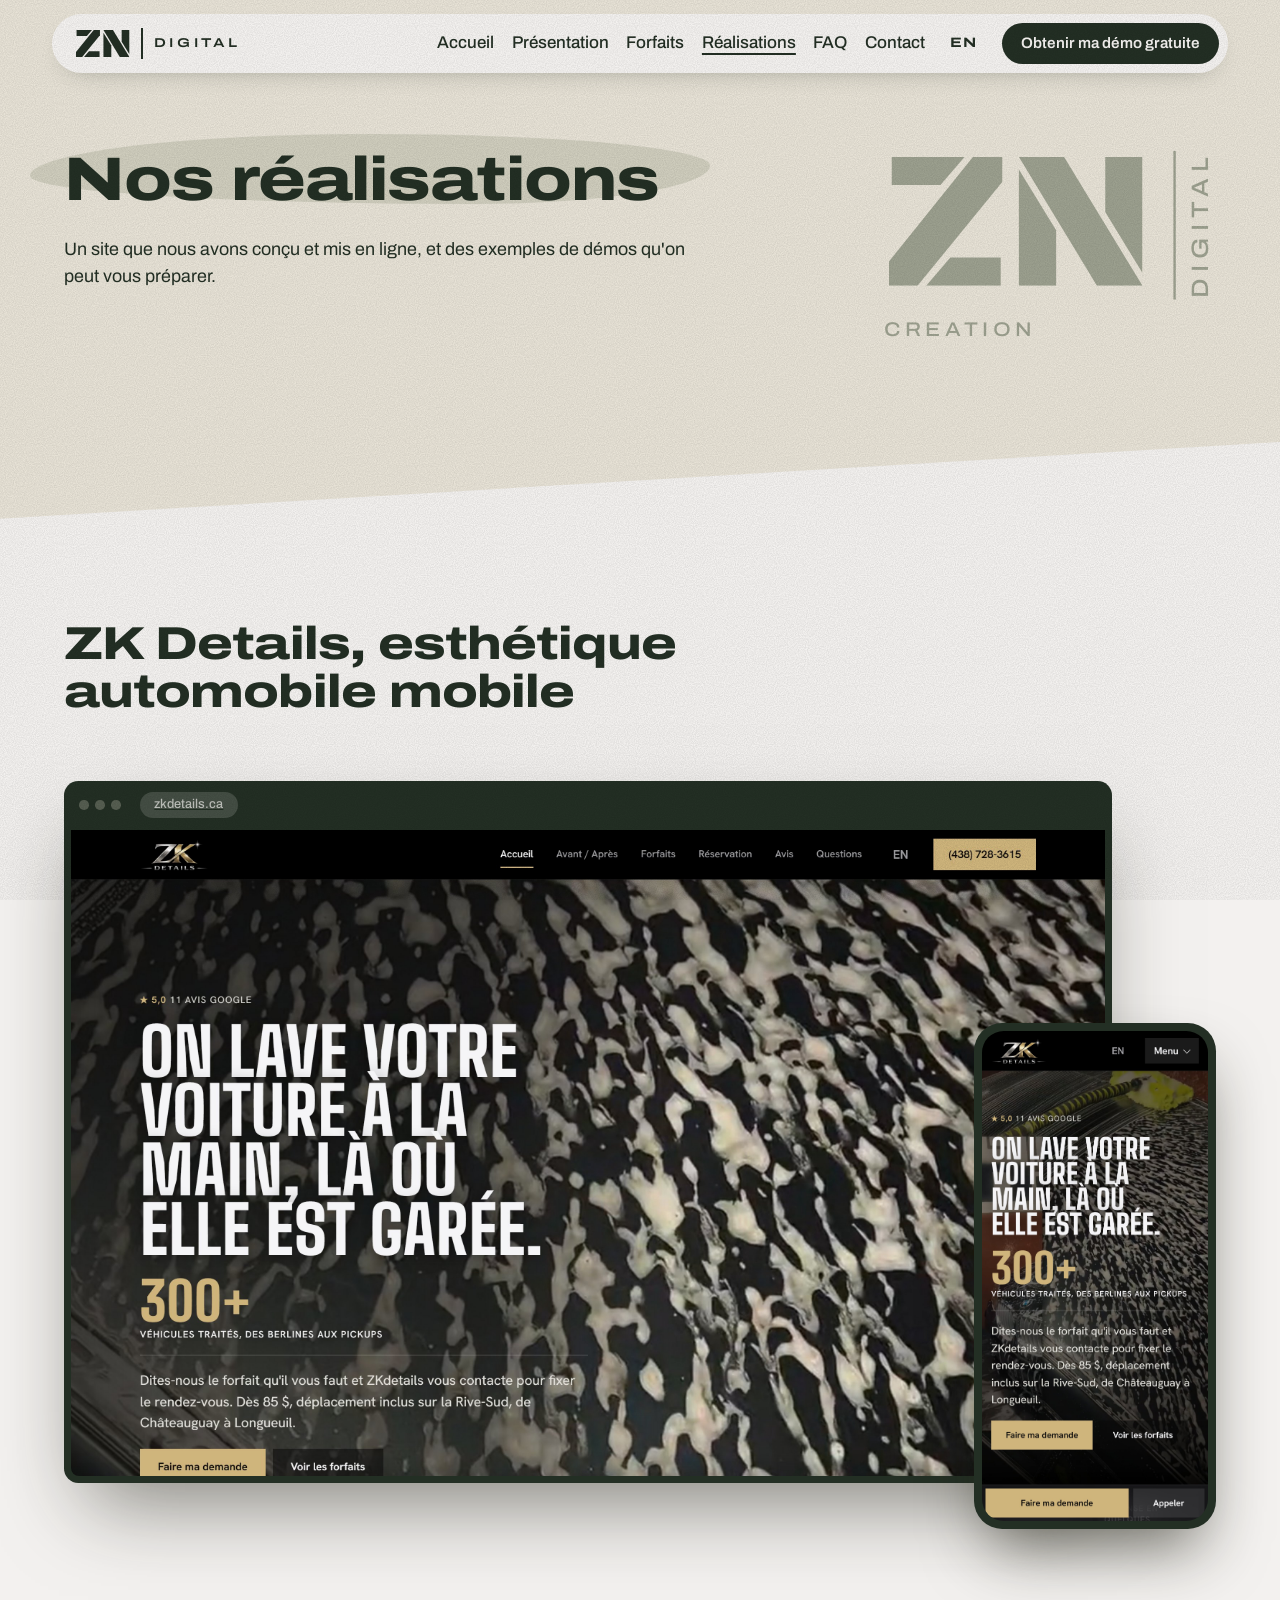
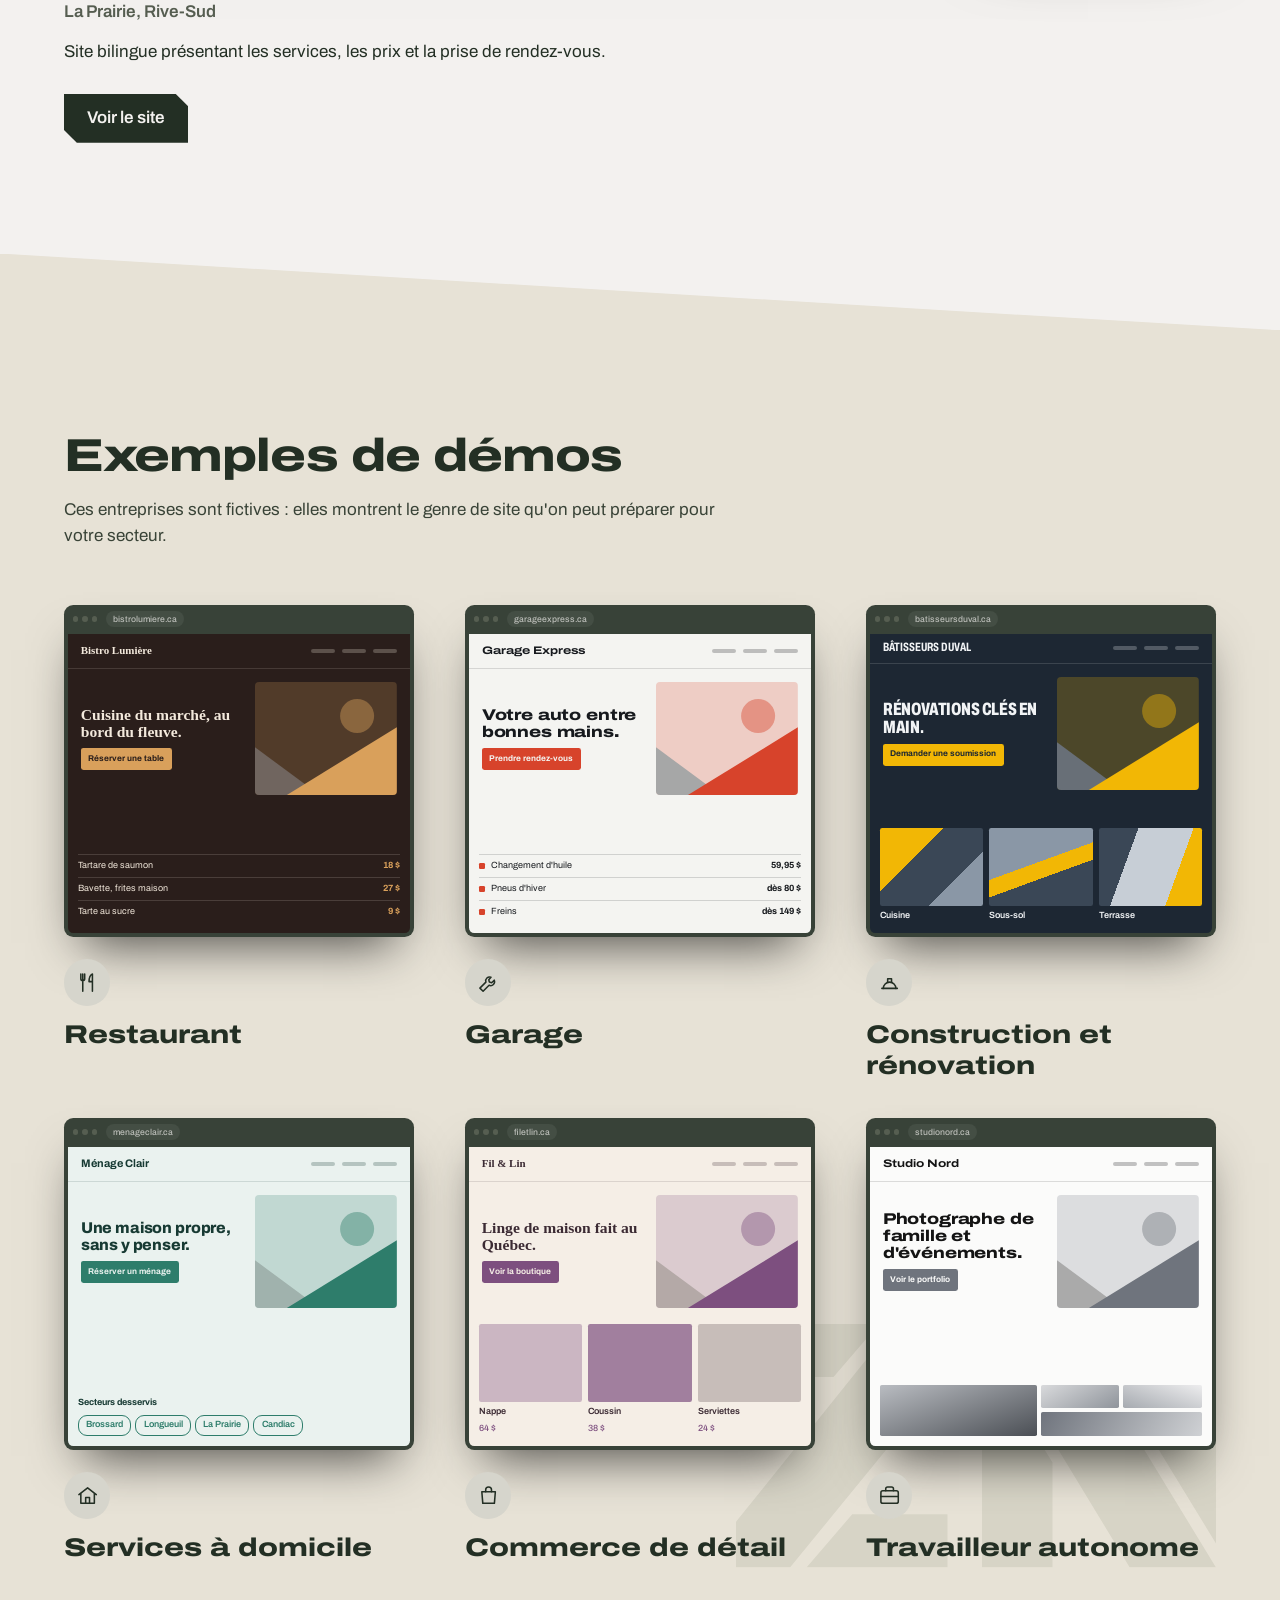
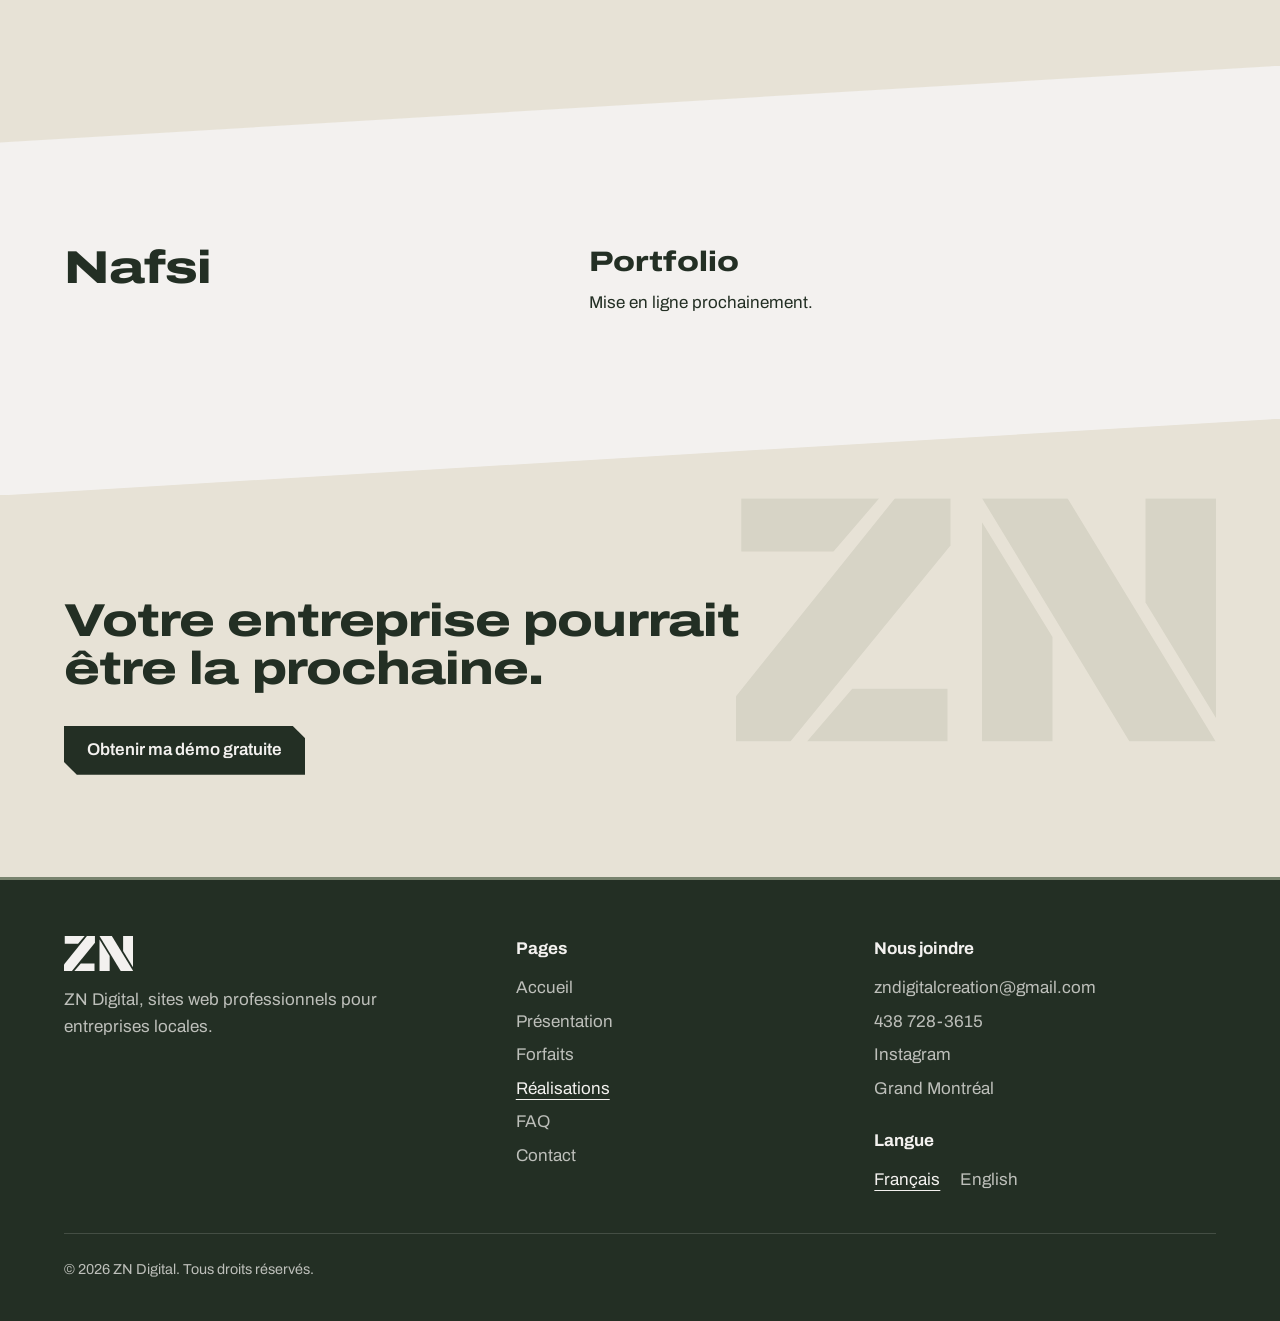
<file: portfolio.html>
<!doctype html>
<html lang="fr-CA">
<head>
  <meta charset="utf-8">
  <meta name="viewport" content="width=device-width, initial-scale=1">
  <title>Nos réalisations | ZN Digital</title>
  <meta name="description" content="Découvrez les sites conçus par ZN Digital, dont ZK Details, et des exemples de démos pour chaque secteur.">
  <link rel="canonical" href="https://aymenzakaria66-bot.github.io/zndigital-site/portfolio.html">
  <link rel="alternate" hreflang="fr-CA" href="https://aymenzakaria66-bot.github.io/zndigital-site/portfolio.html">
  <link rel="alternate" hreflang="en-CA" href="https://aymenzakaria66-bot.github.io/zndigital-site/en/portfolio.html">
  <link rel="alternate" hreflang="x-default" href="https://aymenzakaria66-bot.github.io/zndigital-site/portfolio.html">
  <meta property="og:title" content="Nos réalisations | ZN Digital">
  <meta property="og:description" content="Découvrez les sites conçus par ZN Digital, dont ZK Details, et des exemples de démos pour chaque secteur.">
  <meta property="og:type" content="website">
  <meta property="og:locale" content="fr_CA">
  <meta name="theme-color" content="#E7E2D6">
  <link rel="icon" type="image/svg+xml" href="assets/favicon.svg">
  <link rel="preconnect" href="https://fonts.googleapis.com">
  <link rel="preconnect" href="https://fonts.gstatic.com" crossorigin>
  <link href="https://fonts.googleapis.com/css2?family=Archivo:wdth,wght@62..125,100..900&display=swap" rel="stylesheet">
  <link rel="stylesheet" href="styles.css">
  <script>document.documentElement.classList.add("js");</script>
</head>
<body data-page="portfolio">
  <a class="skip" href="#contenu">Aller au contenu</a>

  <svg width="0" height="0" class="defs" aria-hidden="true">
    <symbol id="zn" viewBox="0 0 640 325">
      <polygon points="7,0 191,0 130,71 7,71"/>
      <polygon points="212,0 286,0 286,63 72,325 0,325 0,264"/>
      <polygon points="155,254 282,254 282,325 94,325"/>
      <polygon points="328,32 422,185 422,325 328,325"/>
      <polygon points="328,0 442,0 640,325 525,325"/>
      <polygon points="546,0 640,0 640,293 546,139"/>
    </symbol>
  </svg>

  <header class="entete">
    <a class="marque" href="index.html" aria-label="ZN Digital, accueil">
      <svg class="marque-zn" viewBox="0 0 640 325" aria-hidden="true"><use href="#zn"/></svg>
      <span class="marque-trait" aria-hidden="true"></span>
      <span class="marque-nom">Digital</span>
    </a>
    <nav class="nav" id="nav" aria-label="Navigation principale">
      <a href="index.html">Accueil</a>
      <a href="presentation.html">Présentation</a>
      <a href="forfaits.html">Forfaits</a>
      <a href="portfolio.html" aria-current="page">Réalisations</a>
      <a href="faq.html">FAQ</a>
      <a href="contact.html">Contact</a>
      <a class="bouton bouton-encre nav-cta" href="contact.html">Obtenir ma démo gratuite</a>
    </nav>
    <a class="langue" href="en/portfolio.html" hreflang="en" lang="en" aria-label="English version">EN</a>
    <a class="bouton bouton-encre entete-cta" href="contact.html">Obtenir ma démo gratuite</a>
    <button class="menu-bouton" type="button" aria-expanded="false" aria-controls="nav">
      Menu
      <svg viewBox="0 0 16 16" aria-hidden="true"><path d="M7 0h2v7h7v2H9v7H7V9H0V7h7z"/></svg>
    </button>
  </header>

  <main id="contenu">

    <section class="bloc bloc-sauge tete">
      <div class="contenant">
        <svg class="embleme logo-complet" viewBox="-15 -20 840 480" aria-hidden="true"><use href="#zn" width="640" height="325"/><rect x="718" y="-15" width="6" height="375"/><text transform="translate(805 357) rotate(-90)" font-size="60" textLength="357" lengthAdjust="spacing">DIGITAL</text><text x="-12" y="451" font-size="50" textLength="374" lengthAdjust="spacing">CREATION</text></svg>
        <h1>Nos réalisations</h1>
        <p class="chapo">Un site que nous avons conçu et mis en ligne, et des exemples de démos qu'on peut vous préparer.</p>
      </div>
    </section>

    <section class="bloc bloc-os">
      <div class="contenant">
        <h2>ZK Details, esthétique automobile mobile</h2>
        <a class="vitrine" href="https://zkdetails.ca" target="_blank" rel="noopener" aria-label="Voir le site zkdetails.ca (nouvel onglet)">
          <div class="ecran">
            <div class="ecran-barre" aria-hidden="true"><span></span><span></span><span></span><b>zkdetails.ca</b></div>
            <div class="ecran-vue">
              <div class="ecran-page">
                <img src="assets/zkdetails-ordi.jpg" alt="Le site ZK Details sur ordinateur" width="2880" height="1800" loading="lazy">
                <img src="assets/zkdetails-suite-1.jpg" alt="" width="2160" height="1350" loading="lazy">
                <img src="assets/zkdetails-suite-2.jpg" alt="" width="2160" height="1350" loading="lazy">
                <img src="assets/zkdetails-suite-3.jpg" alt="" width="2160" height="1350" loading="lazy">
                <img src="assets/zkdetails-suite-4.jpg" alt="" width="2160" height="1350" loading="lazy">
              </div>
            </div>
          </div>
          <div class="telephone">
            <img src="assets/zkdetails-mobile.jpg" alt="Le même site sur cellulaire" width="1170" height="2532" loading="lazy">
          </div>
        </a>
        <div class="fiche">
          <div>
            <p class="lieu">La Prairie, Rive-Sud</p>
            <p>Site bilingue présentant les services, les prix et la prise de rendez-vous.</p>
            <a class="bouton bouton-encre" href="https://zkdetails.ca" target="_blank" rel="noopener">Voir le site</a>
          </div>
          <ul class="puces une">
            <li>Trois forfaits avec les prix affichés</li>
            <li>Galerie de photos avant-après</li>
            <li>Formulaire de demande de rendez-vous</li>
            <li>Offert en français et en anglais</li>
          </ul>
        </div>
      </div>
    </section>

    <section class="bloc bloc-sauge inverse">
      <svg class="fragment" viewBox="0 0 640 325" aria-hidden="true"><use href="#zn"/></svg>
      <div class="contenant">
        <h2>Exemples de démos</h2>
        <p class="intro">Ces entreprises sont fictives : elles montrent le genre de site qu'on peut préparer pour votre secteur.</p>
        <ul class="secteurs">
          <li>
            <div class="mq" style="--m-fond:#2A1E1B;--m-texte:#F3E9DC;--m-accent:#D9A05B" data-police="serif" aria-hidden="true">
              <div class="mq-barre"><span></span><span></span><span></span><b>bistrolumiere.ca</b></div>
              <div class="mq-site">
                <div class="mq-nav"><span class="mq-nom">Bistro Lumière</span><span class="mq-liens"><span></span><span></span><span></span></span></div>
                <div class="mq-hero">
                  <div>
                    <p class="mq-titre">Cuisine du marché, au bord du fleuve.</p>
                    <span class="mq-btn">Réserver une table</span>
                  </div>
                  <svg class="mq-image" viewBox="0 0 100 80" preserveAspectRatio="xMidYMid slice">
                    <rect width="100" height="80" style="fill:color-mix(in srgb, var(--m-accent) 22%, var(--m-fond))"/>
                    <circle cx="72" cy="24" r="12" style="fill:color-mix(in srgb, var(--m-accent) 55%, var(--m-fond))"/>
                    <polygon points="0,80 0,46 46,80" style="fill:color-mix(in srgb, var(--m-texte) 35%, var(--m-fond))"/>
                    <polygon points="22,80 100,32 100,80" style="fill:var(--m-accent)"/>
                  </svg>
                </div>
                <div class="mq-detail"><ul class="mq-menu"><li><span>Tartare de saumon</span><b>18&nbsp;$</b></li><li><span>Bavette, frites maison</span><b>27&nbsp;$</b></li><li><span>Tarte au sucre</span><b>9&nbsp;$</b></li></ul></div>
              </div>
            </div>
            <span class="icone" aria-hidden="true"><svg viewBox="0 0 24 24"><path d="M7 3v18M5 3v5a2 2 0 0 0 4 0V3"/><path d="M17 21V3c-2 1-3.5 4-3.5 8H17"/></svg></span><h3>Restaurant</h3>
          </li>
          <li>
            <div class="mq" style="--m-fond:#F4F4F1;--m-texte:#16191D;--m-accent:#D7432B" data-police="large" aria-hidden="true">
              <div class="mq-barre"><span></span><span></span><span></span><b>garageexpress.ca</b></div>
              <div class="mq-site">
                <div class="mq-nav"><span class="mq-nom">Garage Express</span><span class="mq-liens"><span></span><span></span><span></span></span></div>
                <div class="mq-hero">
                  <div>
                    <p class="mq-titre">Votre auto entre bonnes mains.</p>
                    <span class="mq-btn">Prendre rendez-vous</span>
                  </div>
                  <svg class="mq-image" viewBox="0 0 100 80" preserveAspectRatio="xMidYMid slice">
                    <rect width="100" height="80" style="fill:color-mix(in srgb, var(--m-accent) 22%, var(--m-fond))"/>
                    <circle cx="72" cy="24" r="12" style="fill:color-mix(in srgb, var(--m-accent) 55%, var(--m-fond))"/>
                    <polygon points="0,80 0,46 46,80" style="fill:color-mix(in srgb, var(--m-texte) 35%, var(--m-fond))"/>
                    <polygon points="22,80 100,32 100,80" style="fill:var(--m-accent)"/>
                  </svg>
                </div>
                <div class="mq-detail"><ul class="mq-services"><li><span>Changement d'huile</span><b>59,95&nbsp;$</b></li><li><span>Pneus d'hiver</span><b>dès 80&nbsp;$</b></li><li><span>Freins</span><b>dès 149&nbsp;$</b></li></ul></div>
              </div>
            </div>
            <span class="icone" aria-hidden="true"><svg viewBox="0 0 24 24"><path d="M14.5 6.5a4 4 0 0 0-5.3 5L3 17.7 6.3 21l6.2-6.2a4 4 0 0 0 5.3-5.3l-2.6 2.6-2.4-.6-.6-2.4z"/></svg></span><h3>Garage</h3>
          </li>
          <li>
            <div class="mq" style="--m-fond:#1D2733;--m-texte:#F2F4F6;--m-accent:#F2B705" data-police="etroite" aria-hidden="true">
              <div class="mq-barre"><span></span><span></span><span></span><b>batisseursduval.ca</b></div>
              <div class="mq-site">
                <div class="mq-nav"><span class="mq-nom">Bâtisseurs Duval</span><span class="mq-liens"><span></span><span></span><span></span></span></div>
                <div class="mq-hero">
                  <div>
                    <p class="mq-titre">Rénovations clés en main.</p>
                    <span class="mq-btn">Demander une soumission</span>
                  </div>
                  <svg class="mq-image" viewBox="0 0 100 80" preserveAspectRatio="xMidYMid slice">
                    <rect width="100" height="80" style="fill:color-mix(in srgb, var(--m-accent) 22%, var(--m-fond))"/>
                    <circle cx="72" cy="24" r="12" style="fill:color-mix(in srgb, var(--m-accent) 55%, var(--m-fond))"/>
                    <polygon points="0,80 0,46 46,80" style="fill:color-mix(in srgb, var(--m-texte) 35%, var(--m-fond))"/>
                    <polygon points="22,80 100,32 100,80" style="fill:var(--m-accent)"/>
                  </svg>
                </div>
                <div class="mq-detail"><ul class="mq-galerie"><li><span></span>Cuisine</li><li><span></span>Sous-sol</li><li><span></span>Terrasse</li></ul></div>
              </div>
            </div>
            <span class="icone" aria-hidden="true"><svg viewBox="0 0 24 24"><path d="M4 18h16"/><path d="M5.5 18a6.5 6.5 0 0 1 13 0"/><path d="M10 11.6V8h4v3.6"/></svg></span><h3>Construction et rénovation</h3>
          </li>
          <li>
            <div class="mq" style="--m-fond:#EAF2EF;--m-texte:#173A33;--m-accent:#2E7D6B" aria-hidden="true">
              <div class="mq-barre"><span></span><span></span><span></span><b>menageclair.ca</b></div>
              <div class="mq-site">
                <div class="mq-nav"><span class="mq-nom">Ménage Clair</span><span class="mq-liens"><span></span><span></span><span></span></span></div>
                <div class="mq-hero">
                  <div>
                    <p class="mq-titre">Une maison propre, sans y penser.</p>
                    <span class="mq-btn">Réserver un ménage</span>
                  </div>
                  <svg class="mq-image" viewBox="0 0 100 80" preserveAspectRatio="xMidYMid slice">
                    <rect width="100" height="80" style="fill:color-mix(in srgb, var(--m-accent) 22%, var(--m-fond))"/>
                    <circle cx="72" cy="24" r="12" style="fill:color-mix(in srgb, var(--m-accent) 55%, var(--m-fond))"/>
                    <polygon points="0,80 0,46 46,80" style="fill:color-mix(in srgb, var(--m-texte) 35%, var(--m-fond))"/>
                    <polygon points="22,80 100,32 100,80" style="fill:var(--m-accent)"/>
                  </svg>
                </div>
                <div class="mq-detail"><p class="mq-sous">Secteurs desservis</p><ul class="mq-zones"><li>Brossard</li><li>Longueuil</li><li>La Prairie</li><li>Candiac</li></ul></div>
              </div>
            </div>
            <span class="icone" aria-hidden="true"><svg viewBox="0 0 24 24"><path d="M3 11l9-7 9 7"/><path d="M5 10v10h14V10"/><path d="M10 20v-6h4v6"/></svg></span><h3>Services à domicile</h3>
          </li>
          <li>
            <div class="mq" style="--m-fond:#F5EEE6;--m-texte:#3B2A33;--m-accent:#7D4F7F" data-police="serif" aria-hidden="true">
              <div class="mq-barre"><span></span><span></span><span></span><b>filetlin.ca</b></div>
              <div class="mq-site">
                <div class="mq-nav"><span class="mq-nom">Fil &amp; Lin</span><span class="mq-liens"><span></span><span></span><span></span></span></div>
                <div class="mq-hero">
                  <div>
                    <p class="mq-titre">Linge de maison fait au Québec.</p>
                    <span class="mq-btn">Voir la boutique</span>
                  </div>
                  <svg class="mq-image" viewBox="0 0 100 80" preserveAspectRatio="xMidYMid slice">
                    <rect width="100" height="80" style="fill:color-mix(in srgb, var(--m-accent) 22%, var(--m-fond))"/>
                    <circle cx="72" cy="24" r="12" style="fill:color-mix(in srgb, var(--m-accent) 55%, var(--m-fond))"/>
                    <polygon points="0,80 0,46 46,80" style="fill:color-mix(in srgb, var(--m-texte) 35%, var(--m-fond))"/>
                    <polygon points="22,80 100,32 100,80" style="fill:var(--m-accent)"/>
                  </svg>
                </div>
                <div class="mq-detail"><ul class="mq-produits"><li><span></span>Nappe<b>64&nbsp;$</b></li><li><span></span>Coussin<b>38&nbsp;$</b></li><li><span></span>Serviettes<b>24&nbsp;$</b></li></ul></div>
              </div>
            </div>
            <span class="icone" aria-hidden="true"><svg viewBox="0 0 24 24"><path d="M5 8h14l-1 12H6z"/><path d="M9 8V6a3 3 0 0 1 6 0v2"/></svg></span><h3>Commerce de détail</h3>
          </li>
          <li>
            <div class="mq" style="--m-fond:#FBFBFA;--m-texte:#141414;--m-accent:#6F747D" data-police="large" aria-hidden="true">
              <div class="mq-barre"><span></span><span></span><span></span><b>studionord.ca</b></div>
              <div class="mq-site">
                <div class="mq-nav"><span class="mq-nom">Studio Nord</span><span class="mq-liens"><span></span><span></span><span></span></span></div>
                <div class="mq-hero">
                  <div>
                    <p class="mq-titre">Photographe de famille et d'événements.</p>
                    <span class="mq-btn">Voir le portfolio</span>
                  </div>
                  <svg class="mq-image" viewBox="0 0 100 80" preserveAspectRatio="xMidYMid slice">
                    <rect width="100" height="80" style="fill:color-mix(in srgb, var(--m-accent) 22%, var(--m-fond))"/>
                    <circle cx="72" cy="24" r="12" style="fill:color-mix(in srgb, var(--m-accent) 55%, var(--m-fond))"/>
                    <polygon points="0,80 0,46 46,80" style="fill:color-mix(in srgb, var(--m-texte) 35%, var(--m-fond))"/>
                    <polygon points="22,80 100,32 100,80" style="fill:var(--m-accent)"/>
                  </svg>
                </div>
                <div class="mq-detail"><ul class="mq-photos"><li></li><li></li><li></li><li></li></ul></div>
              </div>
            </div>
            <span class="icone" aria-hidden="true"><svg viewBox="0 0 24 24"><rect x="3" y="7" width="18" height="13" rx="2"/><path d="M8 7V5a2 2 0 0 1 2-2h4a2 2 0 0 1 2 2v2M3 13h18"/></svg></span><h3>Travailleur autonome</h3>
          </li>
        </ul>
      </div>
    </section>

    <section class="bloc bloc-os">
      <div class="contenant deux">
        <h2>Nafsi</h2>
        
        <div class="texte">
          <h3>Portfolio</h3>
          <p>Mise en ligne prochainement.</p>
        </div>
      </div>
    </section>

    <section class="bloc bloc-sauge appel">
      <svg class="fragment gauche" viewBox="0 0 640 325" aria-hidden="true"><use href="#zn"/></svg>
      <div class="contenant">
        <h2>Votre entreprise pourrait être la prochaine.</h2>
        <a class="bouton bouton-encre" href="contact.html">Obtenir ma démo gratuite</a>
      </div>
    </section>
  </main>

  <div class="barre-mobile">
    <a class="bouton bouton-os" href="tel:+14387283615">Appeler</a>
    <a class="bouton bouton-encre" href="contact.html">Ma démo gratuite</a>
  </div>

  <footer class="pied">
    <div class="contenant pied-grille">
      <div class="pied-marque">
        <svg viewBox="0 0 640 325" role="img" aria-label="ZN Digital"><use href="#zn"/></svg>
        <p>ZN Digital, sites web professionnels pour entreprises locales.</p>
      </div>
      <nav aria-label="Pied de page">
        <p class="pied-titre">Pages</p>
        <ul>
          <li><a href="index.html">Accueil</a></li>
          <li><a href="presentation.html">Présentation</a></li>
          <li><a href="forfaits.html">Forfaits</a></li>
          <li><a href="portfolio.html" aria-current="page">Réalisations</a></li>
          <li><a href="faq.html">FAQ</a></li>
          <li><a href="contact.html">Contact</a></li>
        </ul>
      </nav>
      <div>
        <p class="pied-titre">Nous joindre</p>
        <ul>
          <li><a href="mailto:zndigitalcreation@gmail.com">zndigitalcreation@gmail.com</a></li>
          <li><a href="tel:+14387283615">438 728-3615</a></li>
          <li><a href="https://www.instagram.com/zndigitalcreation/" target="_blank" rel="noopener">Instagram</a></li>
          <li>Grand Montréal</li>
        </ul>
        <p class="pied-titre pied-langues-titre">Langue</p>
        <p class="pied-langues">
          <a href="portfolio.html" hreflang="fr" lang="fr" aria-current="true">Français</a>
          <a href="en/portfolio.html" hreflang="en" lang="en">English</a>
        </p>
      </div>
      <p class="pied-bas">© <span id="annee">2026</span> ZN Digital. Tous droits réservés.</p>
    </div>
  </footer>

  <script src="script.js"></script>
</body>
</html>
</file>
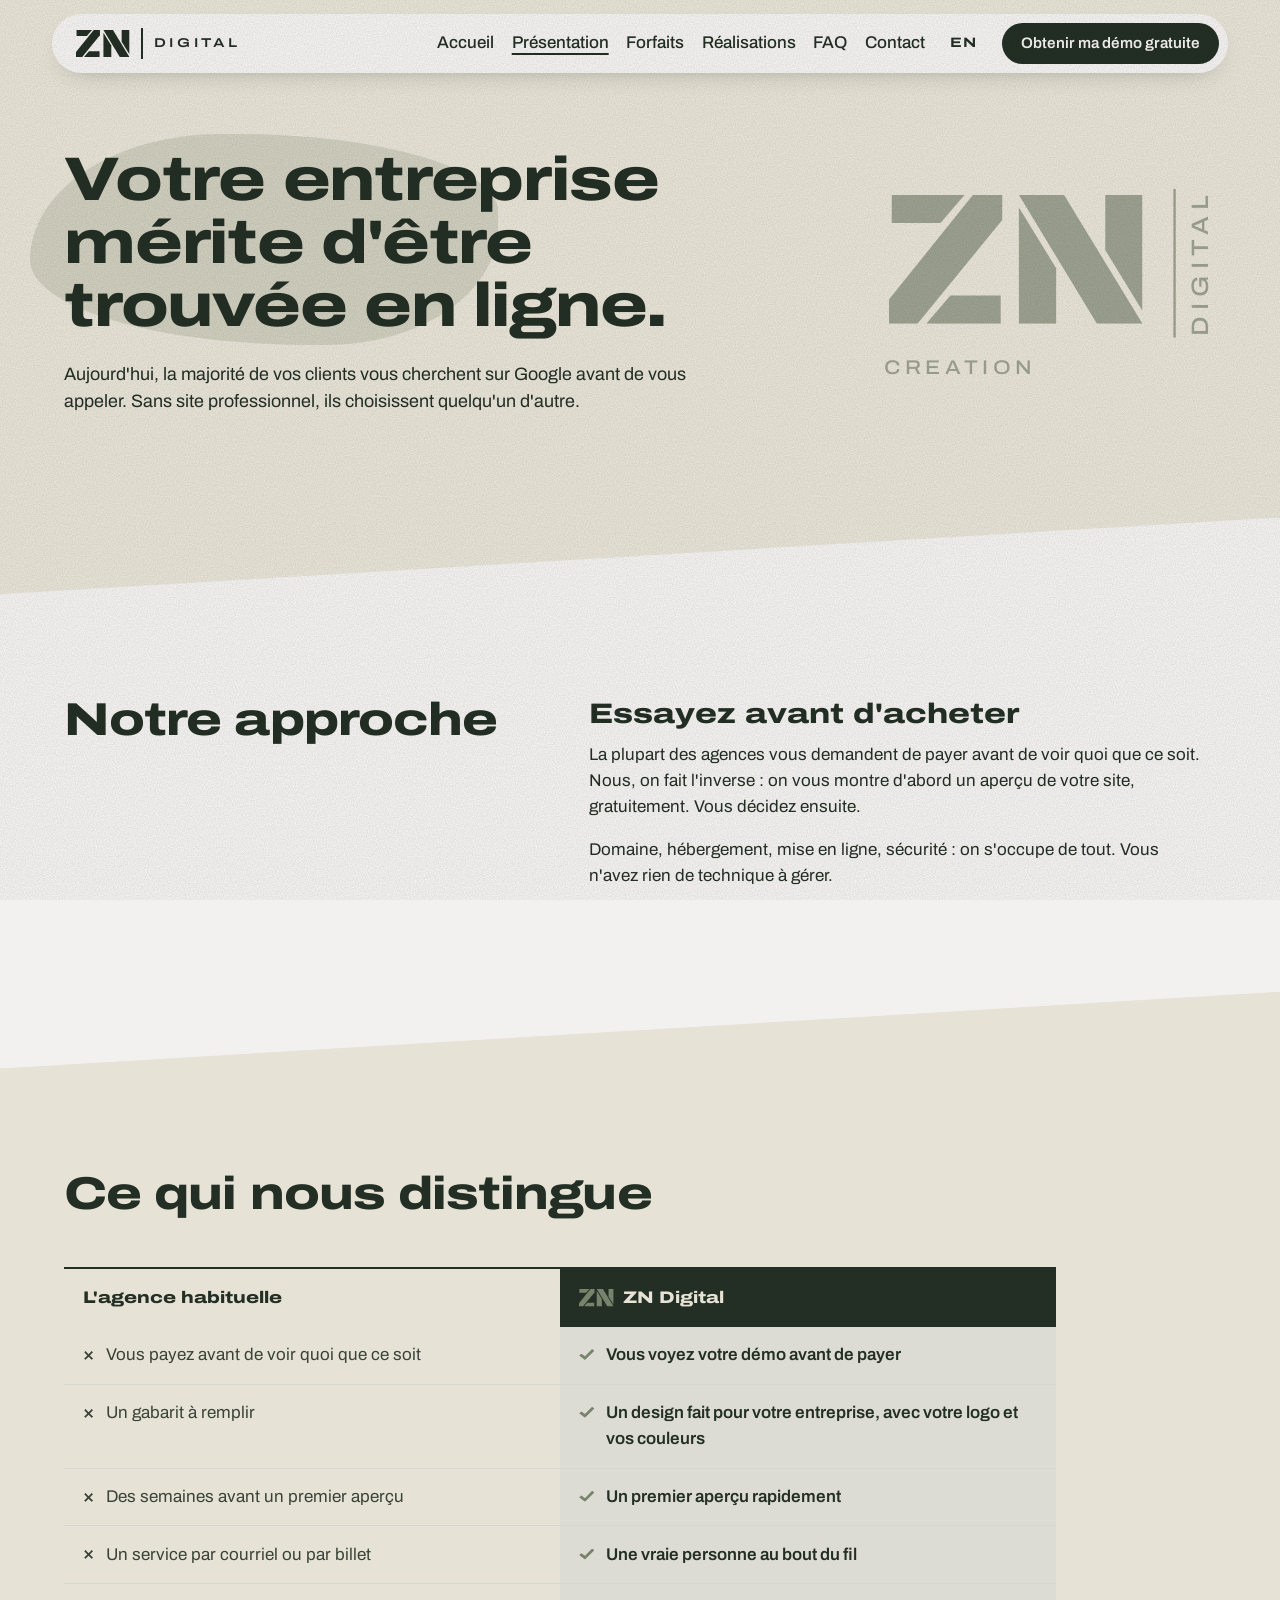
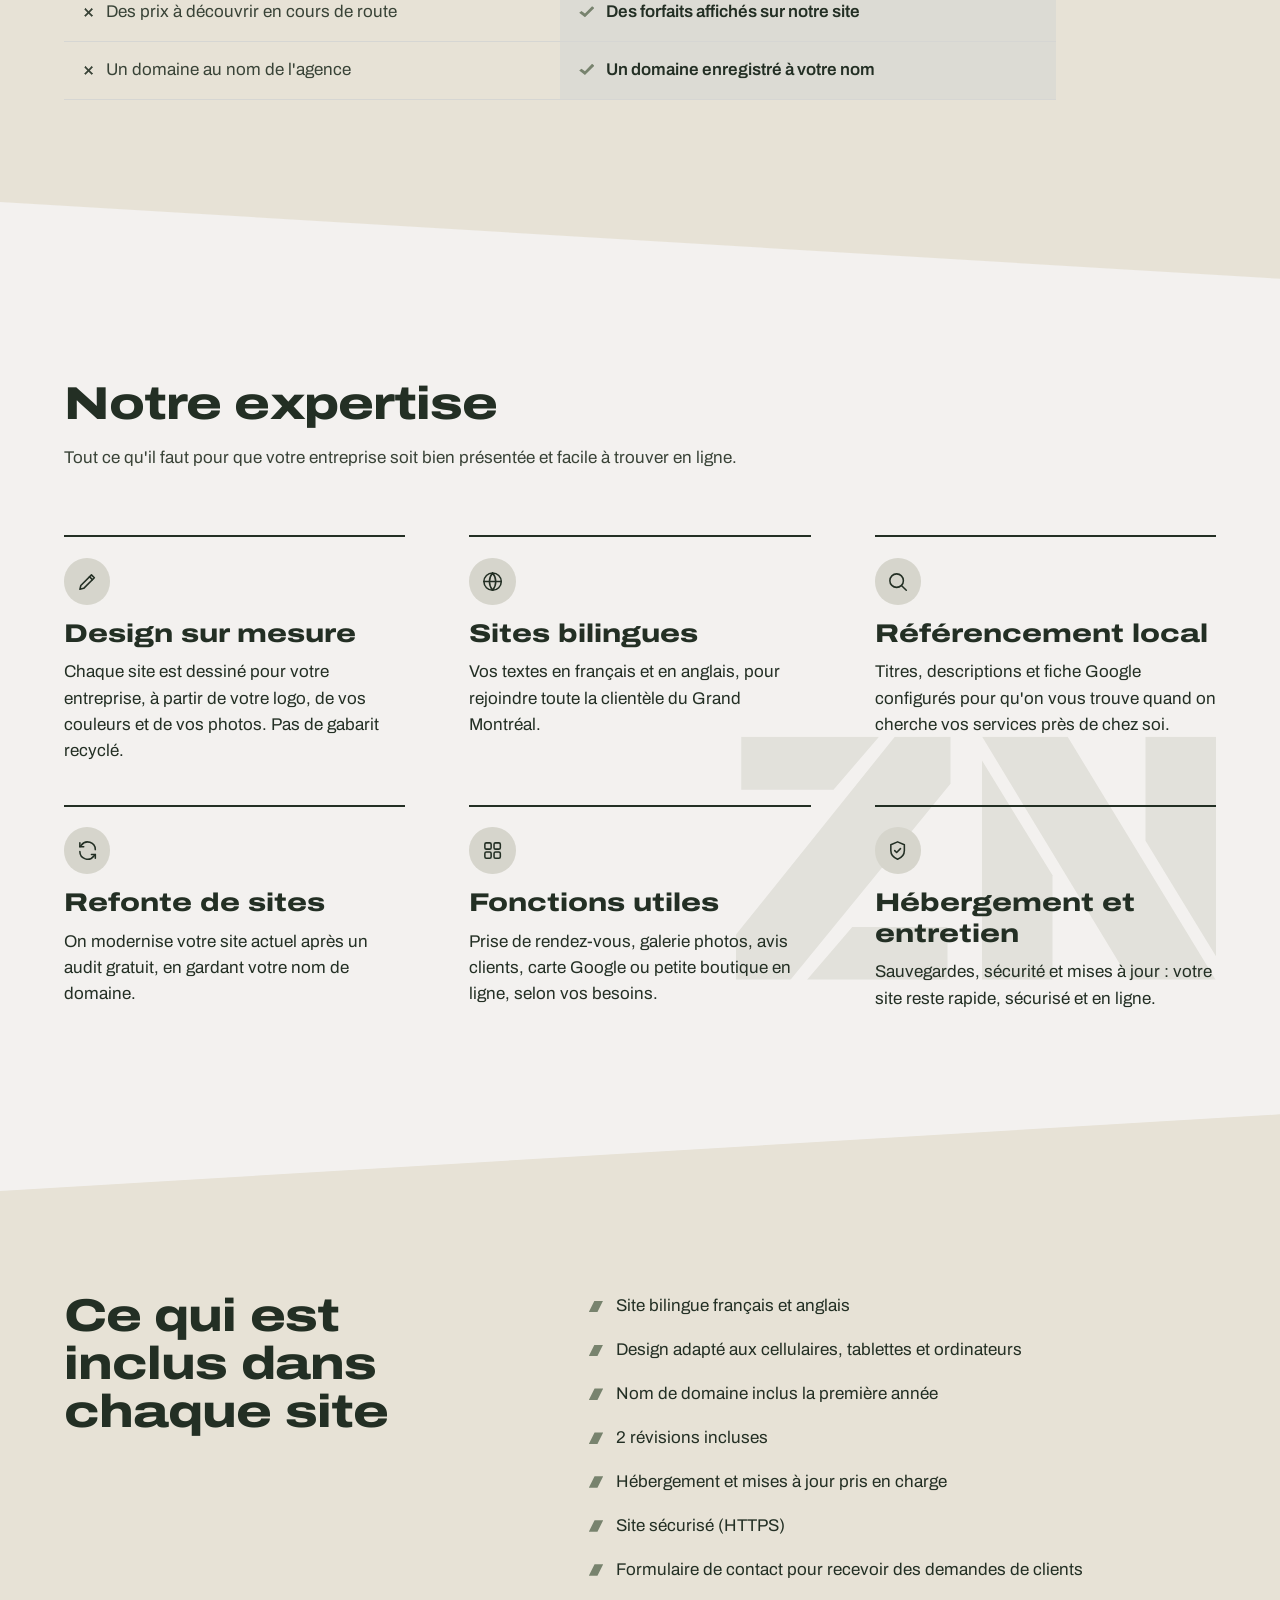
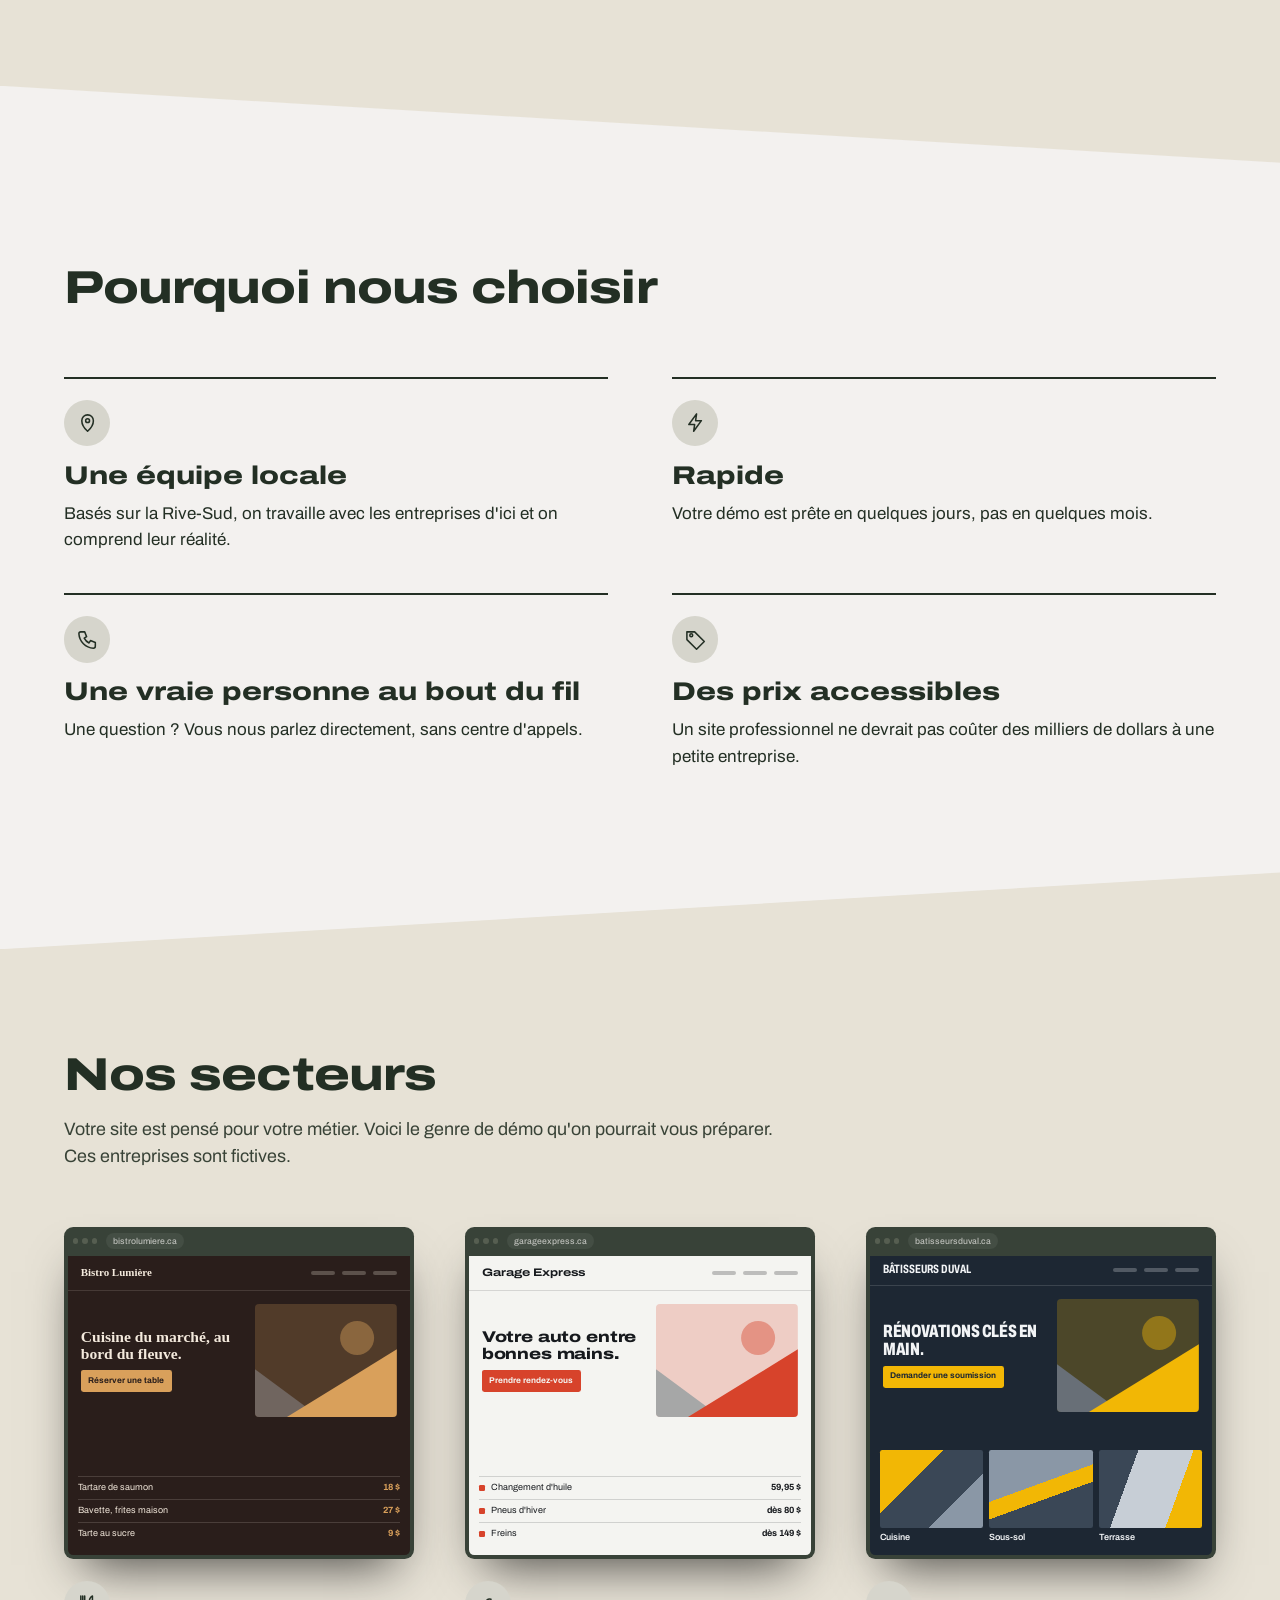
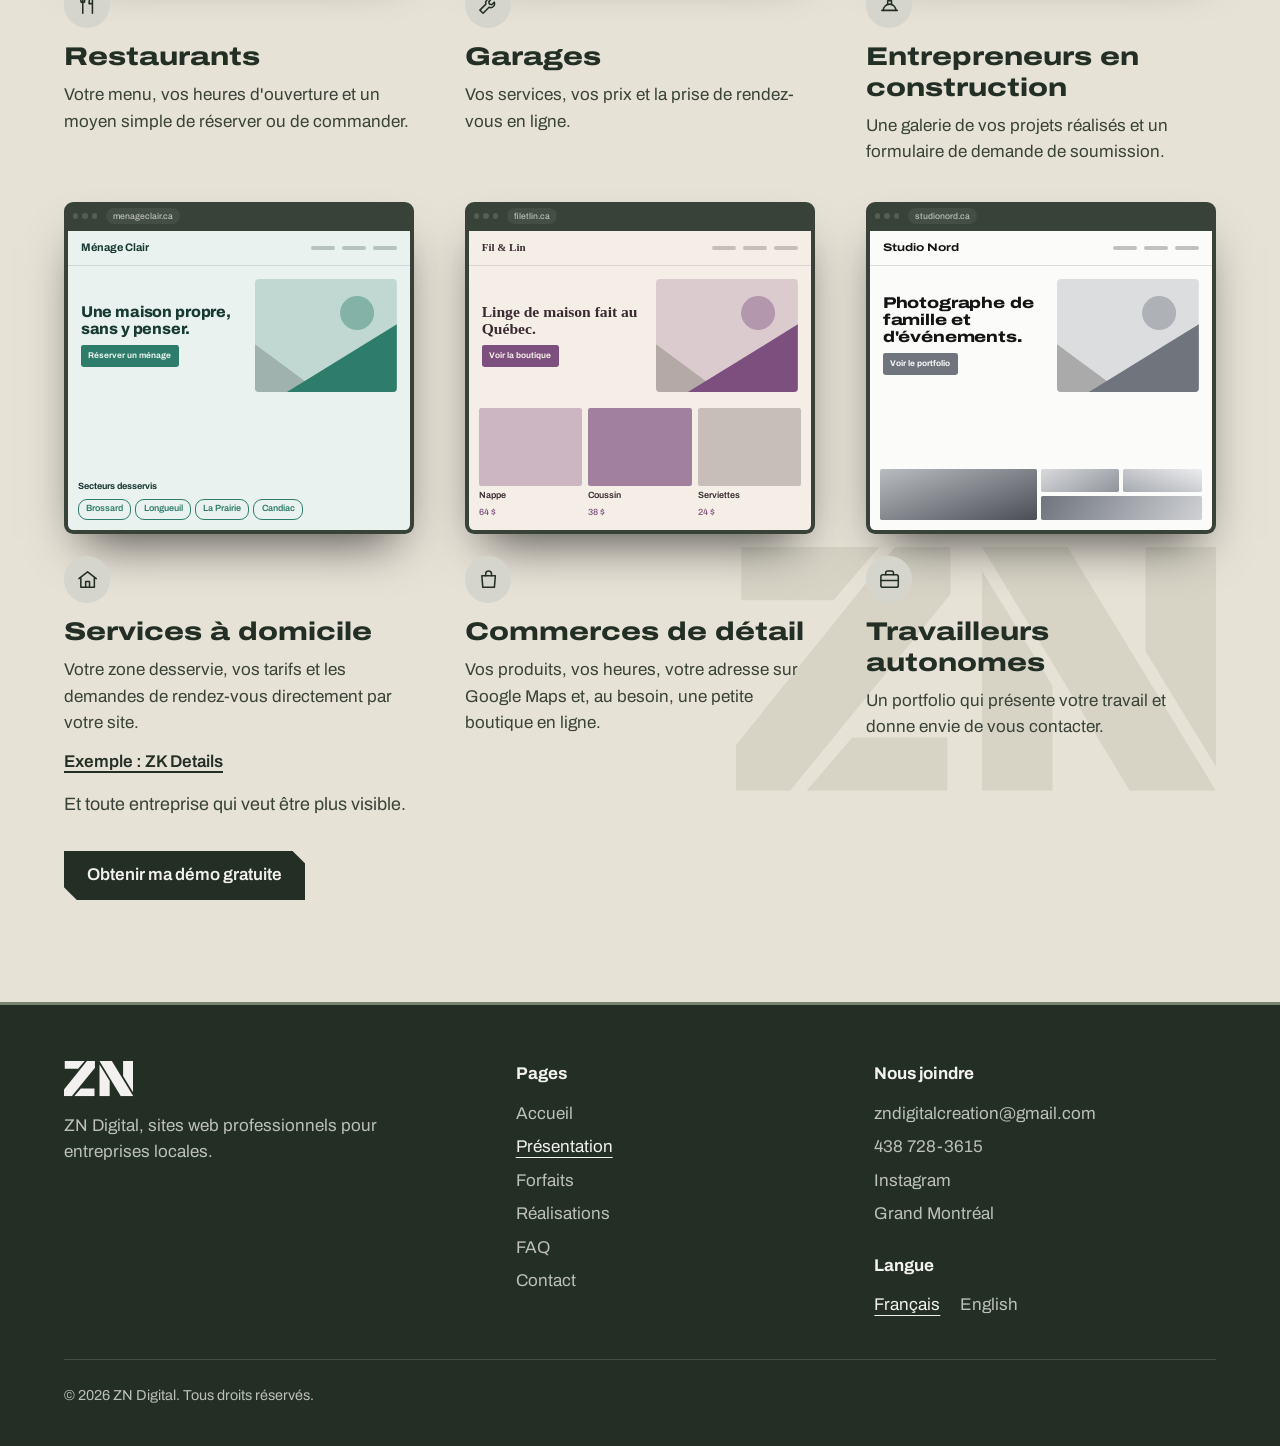
<file: presentation.html>
<!doctype html>
<html lang="fr-CA">
<head>
  <meta charset="utf-8">
  <meta name="viewport" content="width=device-width, initial-scale=1">
  <title>Notre approche | ZN Digital</title>
  <meta name="description" content="Essayez avant d'acheter : ZN Digital vous montre gratuitement un aperçu de votre futur site. Équipe locale de la Rive-Sud, démo en quelques jours, prix accessibles.">
  <link rel="canonical" href="https://aymenzakaria66-bot.github.io/zndigital-site/presentation.html">
  <link rel="alternate" hreflang="fr-CA" href="https://aymenzakaria66-bot.github.io/zndigital-site/presentation.html">
  <link rel="alternate" hreflang="en-CA" href="https://aymenzakaria66-bot.github.io/zndigital-site/en/presentation.html">
  <link rel="alternate" hreflang="x-default" href="https://aymenzakaria66-bot.github.io/zndigital-site/presentation.html">
  <meta property="og:title" content="Notre approche | ZN Digital">
  <meta property="og:description" content="Essayez avant d'acheter : ZN Digital vous montre gratuitement un aperçu de votre futur site. Équipe locale de la Rive-Sud, démo en quelques jours, prix accessibles.">
  <meta property="og:type" content="website">
  <meta property="og:locale" content="fr_CA">
  <meta name="theme-color" content="#E7E2D6">
  <link rel="icon" type="image/svg+xml" href="assets/favicon.svg">
  <link rel="preconnect" href="https://fonts.googleapis.com">
  <link rel="preconnect" href="https://fonts.gstatic.com" crossorigin>
  <link href="https://fonts.googleapis.com/css2?family=Archivo:wdth,wght@62..125,100..900&display=swap" rel="stylesheet">
  <link rel="stylesheet" href="styles.css">
  <script>document.documentElement.classList.add("js");</script>
</head>
<body data-page="presentation">
  <a class="skip" href="#contenu">Aller au contenu</a>

  <svg width="0" height="0" class="defs" aria-hidden="true">
    <symbol id="zn" viewBox="0 0 640 325">
      <polygon points="7,0 191,0 130,71 7,71"/>
      <polygon points="212,0 286,0 286,63 72,325 0,325 0,264"/>
      <polygon points="155,254 282,254 282,325 94,325"/>
      <polygon points="328,32 422,185 422,325 328,325"/>
      <polygon points="328,0 442,0 640,325 525,325"/>
      <polygon points="546,0 640,0 640,293 546,139"/>
    </symbol>
  </svg>

  <header class="entete">
    <a class="marque" href="index.html" aria-label="ZN Digital, accueil">
      <svg class="marque-zn" viewBox="0 0 640 325" aria-hidden="true"><use href="#zn"/></svg>
      <span class="marque-trait" aria-hidden="true"></span>
      <span class="marque-nom">Digital</span>
    </a>
    <nav class="nav" id="nav" aria-label="Navigation principale">
      <a href="index.html">Accueil</a>
      <a href="presentation.html" aria-current="page">Présentation</a>
      <a href="forfaits.html">Forfaits</a>
      <a href="portfolio.html">Réalisations</a>
      <a href="faq.html">FAQ</a>
      <a href="contact.html">Contact</a>
      <a class="bouton bouton-encre nav-cta" href="contact.html">Obtenir ma démo gratuite</a>
    </nav>
    <a class="langue" href="en/presentation.html" hreflang="en" lang="en" aria-label="English version">EN</a>
    <a class="bouton bouton-encre entete-cta" href="contact.html">Obtenir ma démo gratuite</a>
    <button class="menu-bouton" type="button" aria-expanded="false" aria-controls="nav">
      Menu
      <svg viewBox="0 0 16 16" aria-hidden="true"><path d="M7 0h2v7h7v2H9v7H7V9H0V7h7z"/></svg>
    </button>
  </header>

  <main id="contenu">

    <section class="bloc bloc-sauge tete">
      <div class="contenant">
        <svg class="embleme logo-complet" viewBox="-15 -20 840 480" aria-hidden="true"><use href="#zn" width="640" height="325"/><rect x="718" y="-15" width="6" height="375"/><text transform="translate(805 357) rotate(-90)" font-size="60" textLength="357" lengthAdjust="spacing">DIGITAL</text><text x="-12" y="451" font-size="50" textLength="374" lengthAdjust="spacing">CREATION</text></svg>
        <h1>Votre entreprise mérite d'être trouvée en ligne.</h1>
        <p class="chapo">Aujourd'hui, la majorité de vos clients vous cherchent sur Google avant de vous appeler. Sans site professionnel, ils choisissent quelqu'un d'autre.</p>
      </div>
    </section>

    <section class="bloc bloc-os">
      <div class="contenant deux">
        <h2>Notre approche</h2>
        
        <div class="texte">
          <h3>Essayez avant d'acheter</h3>
          <p>La plupart des agences vous demandent de payer avant de voir quoi que ce soit. Nous, on fait l'inverse : on vous montre d'abord un aperçu de votre site, gratuitement. Vous décidez ensuite.</p>
          <p>Domaine, hébergement, mise en ligne, sécurité : on s'occupe de tout. Vous n'avez rien de technique à gérer.</p>
        </div>
      </div>
    </section>


    <section class="bloc bloc-sauge">
      <div class="contenant">
        <h2>Ce qui nous distingue</h2>
        <div class="comparatif" role="table" aria-label="Agence habituelle et ZN Digital">
          <div class="cmpf-tete" role="row">
            <span role="columnheader">L'agence habituelle</span>
            <span role="columnheader" class="cmpf-zn"><svg viewBox="0 0 640 325" aria-hidden="true"><use href="#zn"/></svg>ZN Digital</span>
          </div>
          <div class="cmpf-ligne" role="row"><span role="cell" class="cmpf-non">Vous payez avant de voir quoi que ce soit</span><span role="cell" class="cmpf-oui">Vous voyez votre démo avant de payer</span></div>
          <div class="cmpf-ligne" role="row"><span role="cell" class="cmpf-non">Un gabarit à remplir</span><span role="cell" class="cmpf-oui">Un design fait pour votre entreprise, avec votre logo et vos couleurs</span></div>
          <div class="cmpf-ligne" role="row"><span role="cell" class="cmpf-non">Des semaines avant un premier aperçu</span><span role="cell" class="cmpf-oui">Un premier aperçu rapidement</span></div>
          <div class="cmpf-ligne" role="row"><span role="cell" class="cmpf-non">Un service par courriel ou par billet</span><span role="cell" class="cmpf-oui">Une vraie personne au bout du fil</span></div>
          <div class="cmpf-ligne" role="row"><span role="cell" class="cmpf-non">Des prix à découvrir en cours de route</span><span role="cell" class="cmpf-oui">Des forfaits affichés sur notre site</span></div>
          <div class="cmpf-ligne" role="row"><span role="cell" class="cmpf-non">Un domaine au nom de l'agence</span><span role="cell" class="cmpf-oui">Un domaine enregistré à votre nom</span></div>
        </div>
      </div>
    </section>

    <section class="bloc bloc-os inverse">
      <svg class="fragment" viewBox="0 0 640 325" aria-hidden="true"><use href="#zn"/></svg>
      <div class="contenant">
        <h2>Notre expertise</h2>
        <p class="intro">Tout ce qu'il faut pour que votre entreprise soit bien présentée et facile à trouver en ligne.</p>
        <ul class="raisons trois">
          <li>
            <span class="icone" aria-hidden="true"><svg viewBox="0 0 24 24"><path d="M4 20l4-1L19 8l-3-3L5 16z"/><path d="M14 7l3 3"/></svg></span><h3>Design sur mesure</h3>
            <p>Chaque site est dessiné pour votre entreprise, à partir de votre logo, de vos couleurs et de vos photos. Pas de gabarit recyclé.</p>
          </li>
          <li>
            <span class="icone" aria-hidden="true"><svg viewBox="0 0 24 24"><circle cx="12" cy="12" r="9"/><path d="M3 12h18M12 3a14 14 0 0 1 0 18M12 3a14 14 0 0 0 0 18"/></svg></span><h3>Sites bilingues</h3>
            <p>Vos textes en français et en anglais, pour rejoindre toute la clientèle du Grand Montréal.</p>
          </li>
          <li>
            <span class="icone" aria-hidden="true"><svg viewBox="0 0 24 24"><circle cx="11" cy="11" r="7"/><path d="M16.5 16.5L21 21"/></svg></span><h3>Référencement local</h3>
            <p>Titres, descriptions et fiche Google configurés pour qu'on vous trouve quand on cherche vos services près de chez soi.</p>
          </li>
          <li>
            <span class="icone" aria-hidden="true"><svg viewBox="0 0 24 24"><path d="M20 11a8 8 0 0 0-14.5-4.6L4 8"/><path d="M4 4v4h4"/><path d="M4 13a8 8 0 0 0 14.5 4.6L20 16"/><path d="M20 20v-4h-4"/></svg></span><h3>Refonte de sites</h3>
            <p>On modernise votre site actuel après un audit gratuit, en gardant votre nom de domaine.</p>
          </li>
          <li>
            <span class="icone" aria-hidden="true"><svg viewBox="0 0 24 24"><rect x="4" y="4" width="6.5" height="6.5" rx="1.5"/><rect x="13.5" y="4" width="6.5" height="6.5" rx="1.5"/><rect x="4" y="13.5" width="6.5" height="6.5" rx="1.5"/><rect x="13.5" y="13.5" width="6.5" height="6.5" rx="1.5"/></svg></span><h3>Fonctions utiles</h3>
            <p>Prise de rendez-vous, galerie photos, avis clients, carte Google ou petite boutique en ligne, selon vos besoins.</p>
          </li>
          <li>
            <span class="icone" aria-hidden="true"><svg viewBox="0 0 24 24"><path d="M12 3l7 3v6c0 4.5-3 7.5-7 9-4-1.5-7-4.5-7-9V6z"/><path d="M9 12l2 2 4-4"/></svg></span><h3>Hébergement et entretien</h3>
            <p>Sauvegardes, sécurité et mises à jour : votre site reste rapide, sécurisé et en ligne.</p>
          </li>
        </ul>
      </div>
    </section>

    <section class="bloc bloc-sauge">
      <div class="contenant deux">
        <h2>Ce qui est inclus dans chaque site</h2>
        <ul class="puces une">
          <li>Site bilingue français et anglais</li>
          <li>Design adapté aux cellulaires, tablettes et ordinateurs</li>
          <li>Nom de domaine inclus la première année</li>
          <li>2 révisions incluses</li>
          <li>Hébergement et mises à jour pris en charge</li>
          <li>Site sécurisé (HTTPS)</li>
          <li>Formulaire de contact pour recevoir des demandes de clients</li>
        </ul>
      </div>
    </section>

    <section class="bloc bloc-os inverse">
      <div class="contenant">
        <h2>Pourquoi nous choisir</h2>
        <ul class="raisons">
          <li>
            <span class="icone" aria-hidden="true"><svg viewBox="0 0 24 24"><path d="M12 21s-6-5.5-6-11a6 6 0 0 1 12 0c0 5.5-6 11-6 11z"/><circle cx="12" cy="10" r="2"/></svg></span><h3>Une équipe locale</h3>
            <p>Basés sur la Rive-Sud, on travaille avec les entreprises d'ici et on comprend leur réalité.</p>
          </li>
          <li>
            <span class="icone" aria-hidden="true"><svg viewBox="0 0 24 24"><path d="M13 3L5 14h6l-1 7 8-11h-6z"/></svg></span><h3>Rapide</h3>
            <p>Votre démo est prête en quelques jours, pas en quelques mois.</p>
          </li>
          <li>
            <span class="icone" aria-hidden="true"><svg viewBox="0 0 24 24"><path d="M5 4h4l2 5-2.5 1.5a11 11 0 0 0 5 5L15 13l5 2v4a2 2 0 0 1-2 2A16 16 0 0 1 3 6a2 2 0 0 1 2-2"/></svg></span><h3>Une vraie personne au bout du fil</h3>
            <p>Une question&nbsp;? Vous nous parlez directement, sans centre d'appels.</p>
          </li>
          <li>
            <span class="icone" aria-hidden="true"><svg viewBox="0 0 24 24"><path d="M3 12V4h8l10 10-8 8z"/><circle cx="7.5" cy="7.5" r="1.5"/></svg></span><h3>Des prix accessibles</h3>
            <p>Un site professionnel ne devrait pas coûter des milliers de dollars à une petite entreprise.</p>
          </li>
        </ul>
      </div>
    </section>

    <section class="bloc bloc-sauge appel">
      <svg class="fragment gauche" viewBox="0 0 640 325" aria-hidden="true"><use href="#zn"/></svg>
      <div class="contenant">
        <h2>Nos secteurs</h2>
        <p class="intro">Votre site est pensé pour votre métier. Voici le genre de démo qu'on pourrait vous préparer. Ces entreprises sont fictives.</p>
        <ul class="secteurs">
          <li>
            <div class="mq" style="--m-fond:#2A1E1B;--m-texte:#F3E9DC;--m-accent:#D9A05B" data-police="serif" aria-hidden="true">
              <div class="mq-barre"><span></span><span></span><span></span><b>bistrolumiere.ca</b></div>
              <div class="mq-site">
                <div class="mq-nav"><span class="mq-nom">Bistro Lumière</span><span class="mq-liens"><span></span><span></span><span></span></span></div>
                <div class="mq-hero">
                  <div>
                    <p class="mq-titre">Cuisine du marché, au bord du fleuve.</p>
                    <span class="mq-btn">Réserver une table</span>
                  </div>
                  <svg class="mq-image" viewBox="0 0 100 80" preserveAspectRatio="xMidYMid slice">
                    <rect width="100" height="80" style="fill:color-mix(in srgb, var(--m-accent) 22%, var(--m-fond))"/>
                    <circle cx="72" cy="24" r="12" style="fill:color-mix(in srgb, var(--m-accent) 55%, var(--m-fond))"/>
                    <polygon points="0,80 0,46 46,80" style="fill:color-mix(in srgb, var(--m-texte) 35%, var(--m-fond))"/>
                    <polygon points="22,80 100,32 100,80" style="fill:var(--m-accent)"/>
                  </svg>
                </div>
                <div class="mq-detail"><ul class="mq-menu"><li><span>Tartare de saumon</span><b>18&nbsp;$</b></li><li><span>Bavette, frites maison</span><b>27&nbsp;$</b></li><li><span>Tarte au sucre</span><b>9&nbsp;$</b></li></ul></div>
              </div>
            </div>
            <span class="icone" aria-hidden="true"><svg viewBox="0 0 24 24"><path d="M7 3v18M5 3v5a2 2 0 0 0 4 0V3"/><path d="M17 21V3c-2 1-3.5 4-3.5 8H17"/></svg></span><h3>Restaurants</h3>
            <p>Votre menu, vos heures d'ouverture et un moyen simple de réserver ou de commander.</p>
          </li>
          <li>
            <div class="mq" style="--m-fond:#F4F4F1;--m-texte:#16191D;--m-accent:#D7432B" data-police="large" aria-hidden="true">
              <div class="mq-barre"><span></span><span></span><span></span><b>garageexpress.ca</b></div>
              <div class="mq-site">
                <div class="mq-nav"><span class="mq-nom">Garage Express</span><span class="mq-liens"><span></span><span></span><span></span></span></div>
                <div class="mq-hero">
                  <div>
                    <p class="mq-titre">Votre auto entre bonnes mains.</p>
                    <span class="mq-btn">Prendre rendez-vous</span>
                  </div>
                  <svg class="mq-image" viewBox="0 0 100 80" preserveAspectRatio="xMidYMid slice">
                    <rect width="100" height="80" style="fill:color-mix(in srgb, var(--m-accent) 22%, var(--m-fond))"/>
                    <circle cx="72" cy="24" r="12" style="fill:color-mix(in srgb, var(--m-accent) 55%, var(--m-fond))"/>
                    <polygon points="0,80 0,46 46,80" style="fill:color-mix(in srgb, var(--m-texte) 35%, var(--m-fond))"/>
                    <polygon points="22,80 100,32 100,80" style="fill:var(--m-accent)"/>
                  </svg>
                </div>
                <div class="mq-detail"><ul class="mq-services"><li><span>Changement d'huile</span><b>59,95&nbsp;$</b></li><li><span>Pneus d'hiver</span><b>dès 80&nbsp;$</b></li><li><span>Freins</span><b>dès 149&nbsp;$</b></li></ul></div>
              </div>
            </div>
            <span class="icone" aria-hidden="true"><svg viewBox="0 0 24 24"><path d="M14.5 6.5a4 4 0 0 0-5.3 5L3 17.7 6.3 21l6.2-6.2a4 4 0 0 0 5.3-5.3l-2.6 2.6-2.4-.6-.6-2.4z"/></svg></span><h3>Garages</h3>
            <p>Vos services, vos prix et la prise de rendez-vous en ligne.</p>
          </li>
          <li>
            <div class="mq" style="--m-fond:#1D2733;--m-texte:#F2F4F6;--m-accent:#F2B705" data-police="etroite" aria-hidden="true">
              <div class="mq-barre"><span></span><span></span><span></span><b>batisseursduval.ca</b></div>
              <div class="mq-site">
                <div class="mq-nav"><span class="mq-nom">Bâtisseurs Duval</span><span class="mq-liens"><span></span><span></span><span></span></span></div>
                <div class="mq-hero">
                  <div>
                    <p class="mq-titre">Rénovations clés en main.</p>
                    <span class="mq-btn">Demander une soumission</span>
                  </div>
                  <svg class="mq-image" viewBox="0 0 100 80" preserveAspectRatio="xMidYMid slice">
                    <rect width="100" height="80" style="fill:color-mix(in srgb, var(--m-accent) 22%, var(--m-fond))"/>
                    <circle cx="72" cy="24" r="12" style="fill:color-mix(in srgb, var(--m-accent) 55%, var(--m-fond))"/>
                    <polygon points="0,80 0,46 46,80" style="fill:color-mix(in srgb, var(--m-texte) 35%, var(--m-fond))"/>
                    <polygon points="22,80 100,32 100,80" style="fill:var(--m-accent)"/>
                  </svg>
                </div>
                <div class="mq-detail"><ul class="mq-galerie"><li><span></span>Cuisine</li><li><span></span>Sous-sol</li><li><span></span>Terrasse</li></ul></div>
              </div>
            </div>
            <span class="icone" aria-hidden="true"><svg viewBox="0 0 24 24"><path d="M4 18h16"/><path d="M5.5 18a6.5 6.5 0 0 1 13 0"/><path d="M10 11.6V8h4v3.6"/></svg></span><h3>Entrepreneurs en construction</h3>
            <p>Une galerie de vos projets réalisés et un formulaire de demande de soumission.</p>
          </li>
          <li>
            <div class="mq" style="--m-fond:#EAF2EF;--m-texte:#173A33;--m-accent:#2E7D6B" aria-hidden="true">
              <div class="mq-barre"><span></span><span></span><span></span><b>menageclair.ca</b></div>
              <div class="mq-site">
                <div class="mq-nav"><span class="mq-nom">Ménage Clair</span><span class="mq-liens"><span></span><span></span><span></span></span></div>
                <div class="mq-hero">
                  <div>
                    <p class="mq-titre">Une maison propre, sans y penser.</p>
                    <span class="mq-btn">Réserver un ménage</span>
                  </div>
                  <svg class="mq-image" viewBox="0 0 100 80" preserveAspectRatio="xMidYMid slice">
                    <rect width="100" height="80" style="fill:color-mix(in srgb, var(--m-accent) 22%, var(--m-fond))"/>
                    <circle cx="72" cy="24" r="12" style="fill:color-mix(in srgb, var(--m-accent) 55%, var(--m-fond))"/>
                    <polygon points="0,80 0,46 46,80" style="fill:color-mix(in srgb, var(--m-texte) 35%, var(--m-fond))"/>
                    <polygon points="22,80 100,32 100,80" style="fill:var(--m-accent)"/>
                  </svg>
                </div>
                <div class="mq-detail"><p class="mq-sous">Secteurs desservis</p><ul class="mq-zones"><li>Brossard</li><li>Longueuil</li><li>La Prairie</li><li>Candiac</li></ul></div>
              </div>
            </div>
            <span class="icone" aria-hidden="true"><svg viewBox="0 0 24 24"><path d="M3 11l9-7 9 7"/><path d="M5 10v10h14V10"/><path d="M10 20v-6h4v6"/></svg></span><h3>Services à domicile</h3>
            <p>Votre zone desservie, vos tarifs et les demandes de rendez-vous directement par votre site.</p>
            <a class="lien" href="portfolio.html">Exemple : ZK Details</a>
          </li>
          <li>
            <div class="mq" style="--m-fond:#F5EEE6;--m-texte:#3B2A33;--m-accent:#7D4F7F" data-police="serif" aria-hidden="true">
              <div class="mq-barre"><span></span><span></span><span></span><b>filetlin.ca</b></div>
              <div class="mq-site">
                <div class="mq-nav"><span class="mq-nom">Fil &amp; Lin</span><span class="mq-liens"><span></span><span></span><span></span></span></div>
                <div class="mq-hero">
                  <div>
                    <p class="mq-titre">Linge de maison fait au Québec.</p>
                    <span class="mq-btn">Voir la boutique</span>
                  </div>
                  <svg class="mq-image" viewBox="0 0 100 80" preserveAspectRatio="xMidYMid slice">
                    <rect width="100" height="80" style="fill:color-mix(in srgb, var(--m-accent) 22%, var(--m-fond))"/>
                    <circle cx="72" cy="24" r="12" style="fill:color-mix(in srgb, var(--m-accent) 55%, var(--m-fond))"/>
                    <polygon points="0,80 0,46 46,80" style="fill:color-mix(in srgb, var(--m-texte) 35%, var(--m-fond))"/>
                    <polygon points="22,80 100,32 100,80" style="fill:var(--m-accent)"/>
                  </svg>
                </div>
                <div class="mq-detail"><ul class="mq-produits"><li><span></span>Nappe<b>64&nbsp;$</b></li><li><span></span>Coussin<b>38&nbsp;$</b></li><li><span></span>Serviettes<b>24&nbsp;$</b></li></ul></div>
              </div>
            </div>
            <span class="icone" aria-hidden="true"><svg viewBox="0 0 24 24"><path d="M5 8h14l-1 12H6z"/><path d="M9 8V6a3 3 0 0 1 6 0v2"/></svg></span><h3>Commerces de détail</h3>
            <p>Vos produits, vos heures, votre adresse sur Google Maps et, au besoin, une petite boutique en ligne.</p>
          </li>
          <li>
            <div class="mq" style="--m-fond:#FBFBFA;--m-texte:#141414;--m-accent:#6F747D" data-police="large" aria-hidden="true">
              <div class="mq-barre"><span></span><span></span><span></span><b>studionord.ca</b></div>
              <div class="mq-site">
                <div class="mq-nav"><span class="mq-nom">Studio Nord</span><span class="mq-liens"><span></span><span></span><span></span></span></div>
                <div class="mq-hero">
                  <div>
                    <p class="mq-titre">Photographe de famille et d'événements.</p>
                    <span class="mq-btn">Voir le portfolio</span>
                  </div>
                  <svg class="mq-image" viewBox="0 0 100 80" preserveAspectRatio="xMidYMid slice">
                    <rect width="100" height="80" style="fill:color-mix(in srgb, var(--m-accent) 22%, var(--m-fond))"/>
                    <circle cx="72" cy="24" r="12" style="fill:color-mix(in srgb, var(--m-accent) 55%, var(--m-fond))"/>
                    <polygon points="0,80 0,46 46,80" style="fill:color-mix(in srgb, var(--m-texte) 35%, var(--m-fond))"/>
                    <polygon points="22,80 100,32 100,80" style="fill:var(--m-accent)"/>
                  </svg>
                </div>
                <div class="mq-detail"><ul class="mq-photos"><li></li><li></li><li></li><li></li></ul></div>
              </div>
            </div>
            <span class="icone" aria-hidden="true"><svg viewBox="0 0 24 24"><rect x="3" y="7" width="18" height="13" rx="2"/><path d="M8 7V5a2 2 0 0 1 2-2h4a2 2 0 0 1 2 2v2M3 13h18"/></svg></span><h3>Travailleurs autonomes</h3>
            <p>Un portfolio qui présente votre travail et donne envie de vous contacter.</p>
          </li>
        </ul>
        <p class="secteurs-suite">Et toute entreprise qui veut être plus visible.</p>
        <a class="bouton bouton-encre" href="contact.html">Obtenir ma démo gratuite</a>
      </div>
    </section>
  </main>

  <div class="barre-mobile">
    <a class="bouton bouton-os" href="tel:+14387283615">Appeler</a>
    <a class="bouton bouton-encre" href="contact.html">Ma démo gratuite</a>
  </div>

  <footer class="pied">
    <div class="contenant pied-grille">
      <div class="pied-marque">
        <svg viewBox="0 0 640 325" role="img" aria-label="ZN Digital"><use href="#zn"/></svg>
        <p>ZN Digital, sites web professionnels pour entreprises locales.</p>
      </div>
      <nav aria-label="Pied de page">
        <p class="pied-titre">Pages</p>
        <ul>
          <li><a href="index.html">Accueil</a></li>
          <li><a href="presentation.html" aria-current="page">Présentation</a></li>
          <li><a href="forfaits.html">Forfaits</a></li>
          <li><a href="portfolio.html">Réalisations</a></li>
          <li><a href="faq.html">FAQ</a></li>
          <li><a href="contact.html">Contact</a></li>
        </ul>
      </nav>
      <div>
        <p class="pied-titre">Nous joindre</p>
        <ul>
          <li><a href="mailto:zndigitalcreation@gmail.com">zndigitalcreation@gmail.com</a></li>
          <li><a href="tel:+14387283615">438 728-3615</a></li>
          <li><a href="https://www.instagram.com/zndigitalcreation/" target="_blank" rel="noopener">Instagram</a></li>
          <li>Grand Montréal</li>
        </ul>
        <p class="pied-titre pied-langues-titre">Langue</p>
        <p class="pied-langues">
          <a href="presentation.html" hreflang="fr" lang="fr" aria-current="true">Français</a>
          <a href="en/presentation.html" hreflang="en" lang="en">English</a>
        </p>
      </div>
      <p class="pied-bas">© <span id="annee">2026</span> ZN Digital. Tous droits réservés.</p>
    </div>
  </footer>

  <script src="script.js"></script>
</body>
</html>
</file>
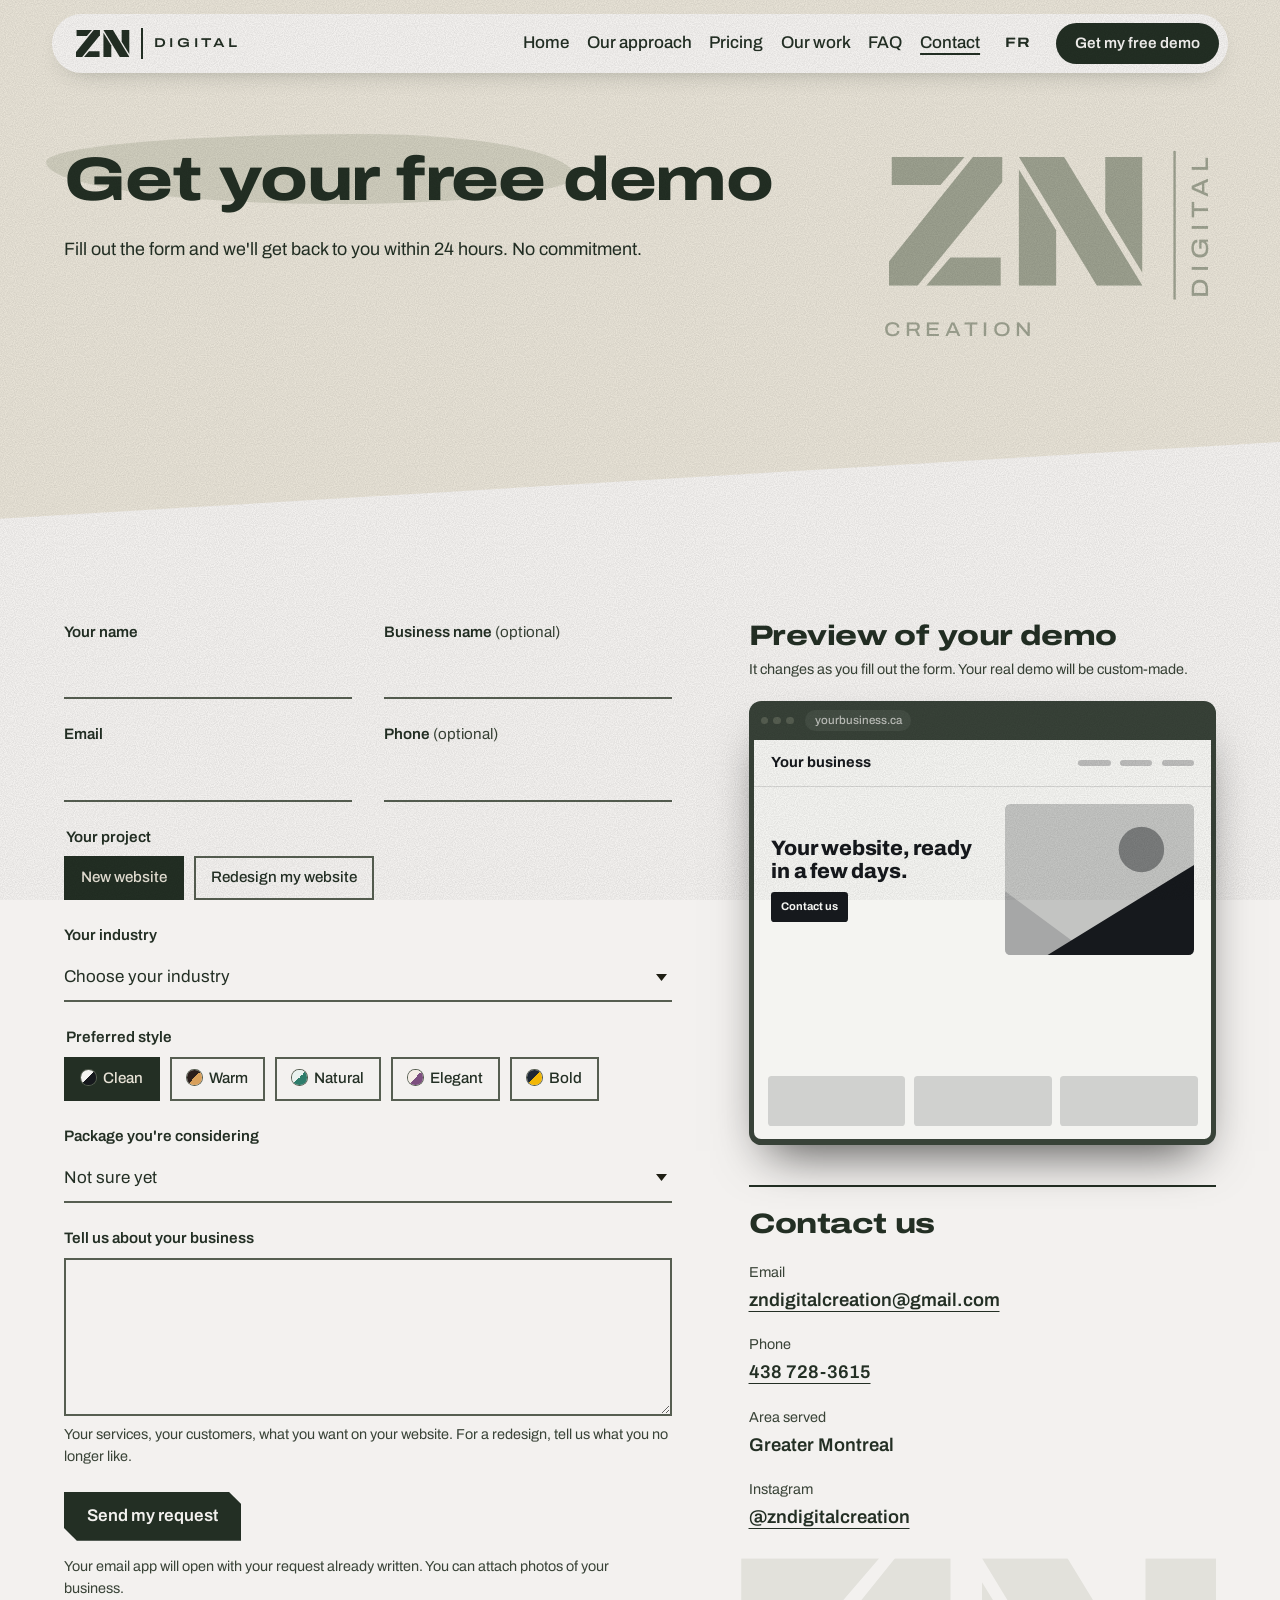
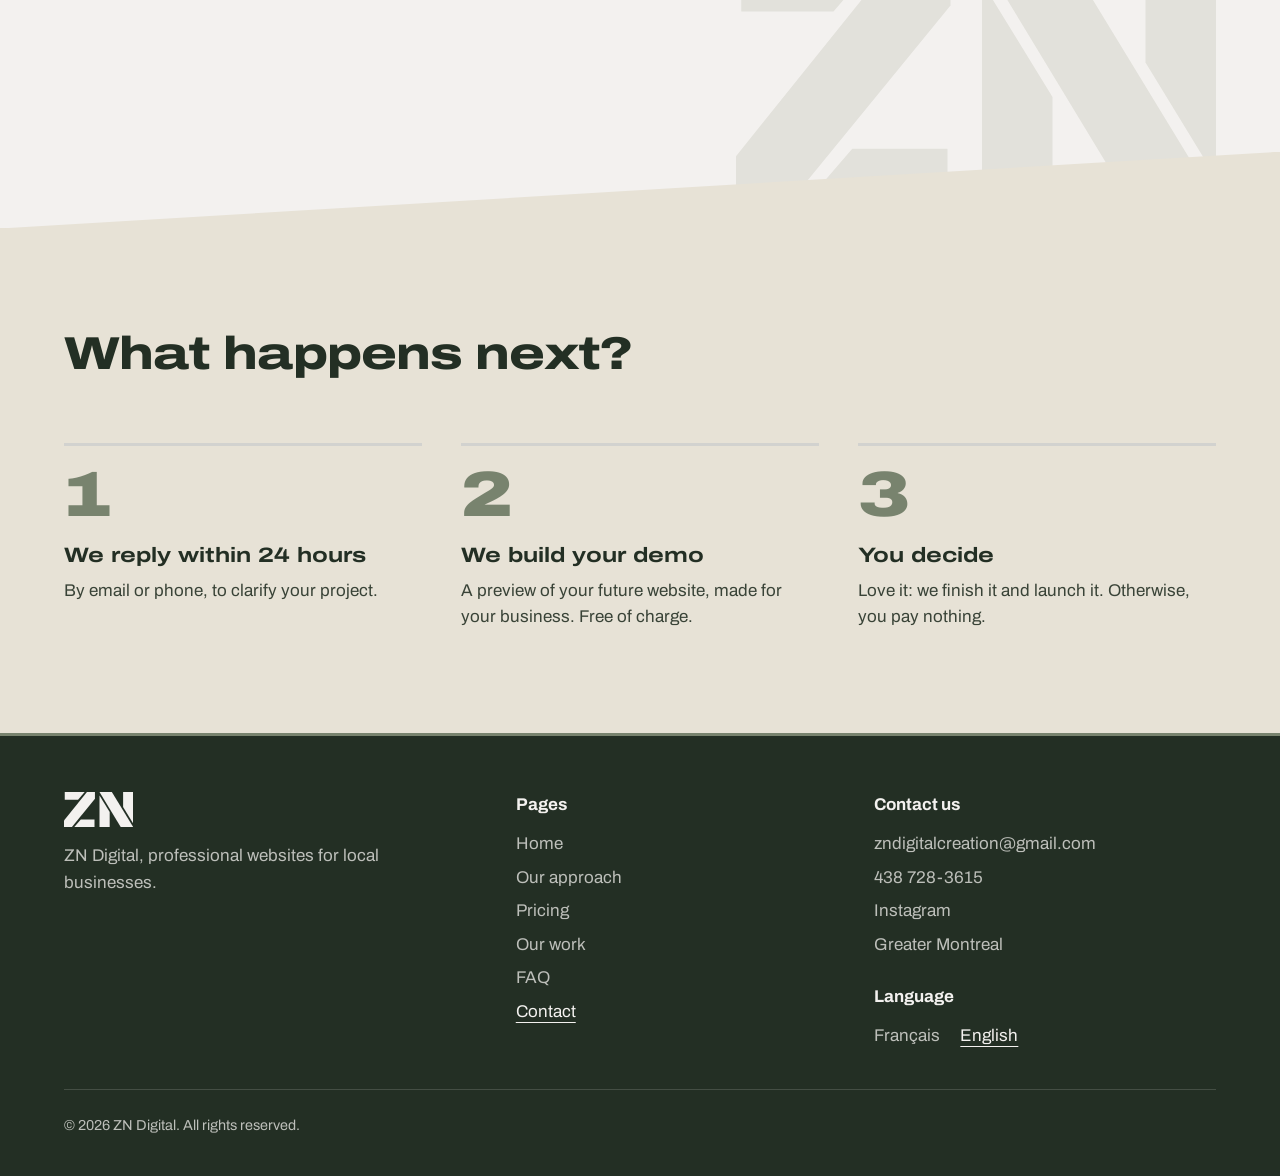
<file: en/contact.html>
<!doctype html>
<html lang="en-CA">
<head>
  <meta charset="utf-8">
  <meta name="viewport" content="width=device-width, initial-scale=1">
  <title>Get Your Free Demo | ZN Digital</title>
  <meta name="description" content="Request your free demo: fill out the form and ZN Digital will contact you within 24 hours. No commitment. Greater Montreal.">
  <link rel="canonical" href="https://aymenzakaria66-bot.github.io/zndigital-site/en/contact.html">
  <link rel="alternate" hreflang="fr-CA" href="https://aymenzakaria66-bot.github.io/zndigital-site/contact.html">
  <link rel="alternate" hreflang="en-CA" href="https://aymenzakaria66-bot.github.io/zndigital-site/en/contact.html">
  <link rel="alternate" hreflang="x-default" href="https://aymenzakaria66-bot.github.io/zndigital-site/contact.html">
  <meta property="og:title" content="Get Your Free Demo | ZN Digital">
  <meta property="og:description" content="Request your free demo: fill out the form and ZN Digital will contact you within 24 hours. No commitment. Greater Montreal.">
  <meta property="og:type" content="website">
  <meta property="og:locale" content="en_CA">
  <meta name="theme-color" content="#E7E2D6">
  <link rel="icon" type="image/svg+xml" href="../assets/favicon.svg">
  <link rel="preconnect" href="https://fonts.googleapis.com">
  <link rel="preconnect" href="https://fonts.gstatic.com" crossorigin>
  <link href="https://fonts.googleapis.com/css2?family=Archivo:wdth,wght@62..125,100..900&display=swap" rel="stylesheet">
  <link rel="stylesheet" href="../styles.css">
  <script>document.documentElement.classList.add("js");</script>
</head>
<body data-page="contact">
  <a class="skip" href="#contenu">Skip to content</a>

  <svg width="0" height="0" class="defs" aria-hidden="true">
    <symbol id="zn" viewBox="0 0 640 325">
      <polygon points="7,0 191,0 130,71 7,71"/>
      <polygon points="212,0 286,0 286,63 72,325 0,325 0,264"/>
      <polygon points="155,254 282,254 282,325 94,325"/>
      <polygon points="328,32 422,185 422,325 328,325"/>
      <polygon points="328,0 442,0 640,325 525,325"/>
      <polygon points="546,0 640,0 640,293 546,139"/>
    </symbol>
  </svg>

  <header class="entete">
    <a class="marque" href="index.html" aria-label="ZN Digital, home">
      <svg class="marque-zn" viewBox="0 0 640 325" aria-hidden="true"><use href="#zn"/></svg>
      <span class="marque-trait" aria-hidden="true"></span>
      <span class="marque-nom">Digital</span>
    </a>
    <nav class="nav" id="nav" aria-label="Main navigation">
      <a href="index.html">Home</a>
      <a href="presentation.html">Our approach</a>
      <a href="forfaits.html">Pricing</a>
      <a href="portfolio.html">Our work</a>
      <a href="faq.html">FAQ</a>
      <a href="contact.html" aria-current="page">Contact</a>
      <a class="bouton bouton-encre nav-cta" href="contact.html">Get my free demo</a>
    </nav>
    <a class="langue" href="../contact.html" hreflang="fr" lang="fr" aria-label="Version française">FR</a>
    <a class="bouton bouton-encre entete-cta" href="contact.html">Get my free demo</a>
    <button class="menu-bouton" type="button" aria-expanded="false" aria-controls="nav">
      Menu
      <svg viewBox="0 0 16 16" aria-hidden="true"><path d="M7 0h2v7h7v2H9v7H7V9H0V7h7z"/></svg>
    </button>
  </header>

  <main id="contenu">

    <section class="bloc bloc-sauge tete">
      <div class="contenant">
        <svg class="embleme logo-complet" viewBox="-15 -20 840 480" aria-hidden="true"><use href="#zn" width="640" height="325"/><rect x="718" y="-15" width="6" height="375"/><text transform="translate(805 357) rotate(-90)" font-size="60" textLength="357" lengthAdjust="spacing">DIGITAL</text><text x="-12" y="451" font-size="50" textLength="374" lengthAdjust="spacing">CREATION</text></svg>
        <h1>Get your free demo</h1>
        <p class="chapo">Fill out the form and we'll get back to you within 24 hours. No commitment.</p>
      </div>
    </section>

    <section class="bloc bloc-os">
      <svg class="fragment gauche" viewBox="0 0 640 325" aria-hidden="true"><use href="#zn"/></svg>
      <div class="contenant contact-grille">
        <form id="formulaire" novalidate>
          <div class="rangee">
            <div class="champ">
              <label for="nom">Your name</label>
              <input id="nom" name="nom" type="text" autocomplete="name" required>
            </div>
            <div class="champ">
              <label for="entreprise">Business name <span class="facultatif">(optional)</span></label>
              <input id="entreprise" name="entreprise" type="text" autocomplete="organization">
            </div>
          </div>
          <div class="rangee">
            <div class="champ">
              <label for="courriel">Email</label>
              <input id="courriel" name="courriel" type="email" autocomplete="email" required>
            </div>
            <div class="champ">
              <label for="telephone">Phone <span class="facultatif">(optional)</span></label>
              <input id="telephone" name="telephone" type="tel" autocomplete="tel">
            </div>
          </div>
          <fieldset class="champ">
            <legend>Your project</legend>
            <div class="choix">
              <label><input type="radio" name="type" value="New website" checked><span>New website</span></label>
              <label><input type="radio" name="type" value="Redesign of my website" data-refonte><span>Redesign my website</span></label>
            </div>
          </fieldset>
          <div class="champ" id="champ-refonte" hidden>
            <label for="siteActuel">Your current website address</label>
            <input id="siteActuel" name="siteActuel" type="text" inputmode="url" placeholder="yourbusiness.com">
          </div>
          <div class="champ">
            <label for="secteur">Your industry</label>
            <select id="secteur" name="secteur">
              <option value="" data-cle="autre" data-titre="Your website, ready in a few days." data-bouton="Contact us" data-police="">Choose your industry</option>
              <option value="Restaurant" data-cle="restaurant" data-titre="Market cuisine by the river." data-bouton="Book a table" data-police="serif">Restaurant</option>
              <option value="Garage" data-cle="garage" data-titre="Your car in good hands." data-bouton="Book an appointment" data-police="large">Garage</option>
              <option value="Construction and renovation" data-cle="construction" data-titre="Turnkey renovations." data-bouton="Request a quote" data-police="etroite">Construction and renovation</option>
              <option value="Home services" data-cle="domicile" data-titre="A clean home, without the hassle." data-bouton="Book a cleaning" data-police="">Home services</option>
              <option value="Retail store" data-cle="commerce" data-titre="Home linens made in Quebec." data-bouton="Shop now" data-police="serif">Retail store</option>
              <option value="Freelancer" data-cle="autonome" data-titre="Family and event photographer." data-bouton="View portfolio" data-police="large">Freelancer</option>
              <option value="Other" data-cle="autre" data-titre="Your website, ready in a few days." data-bouton="Contact us" data-police="">Other</option>
            </select>
          </div>
          <fieldset class="champ">
            <legend>Preferred style</legend>
            <div class="choix">
              <label><input type="radio" name="ambiance" value="Clean" data-fond="#F4F4F1" data-texte="#16191D" data-accent="#16191D" checked><span><i class="pastille" style="background:linear-gradient(135deg, #F4F4F1 50%, #16191D 50%)"></i>Clean</span></label>
              <label><input type="radio" name="ambiance" value="Warm" data-fond="#2A1E1B" data-texte="#F3E9DC" data-accent="#D9A05B"><span><i class="pastille" style="background:linear-gradient(135deg, #2A1E1B 50%, #D9A05B 50%)"></i>Warm</span></label>
              <label><input type="radio" name="ambiance" value="Natural" data-fond="#EAF2EF" data-texte="#173A33" data-accent="#2E7D6B"><span><i class="pastille" style="background:linear-gradient(135deg, #EAF2EF 50%, #2E7D6B 50%)"></i>Natural</span></label>
              <label><input type="radio" name="ambiance" value="Elegant" data-fond="#F5EEE6" data-texte="#3B2A33" data-accent="#7D4F7F"><span><i class="pastille" style="background:linear-gradient(135deg, #F5EEE6 50%, #7D4F7F 50%)"></i>Elegant</span></label>
              <label><input type="radio" name="ambiance" value="Bold" data-fond="#1D2733" data-texte="#F2F4F6" data-accent="#F2B705"><span><i class="pastille" style="background:linear-gradient(135deg, #1D2733 50%, #F2B705 50%)"></i>Bold</span></label>
            </div>
          </fieldset>
          <div class="champ">
            <label for="forfait">Package you're considering</label>
            <select id="forfait" name="forfait">
              <option>Not sure yet</option>
              <option>Essential, starting at $500</option>
              <option>Pro, starting at $1,500</option>
              <option>Complete, starting at $2,500</option>
            </select>
          </div>
          <div class="champ">
            <label for="message">Tell us about your business</label>
            <textarea id="message" name="message" rows="5" required aria-describedby="message-indice"></textarea>
            <span class="indice" id="message-indice">Your services, your customers, what you want on your website. For a redesign, tell us what you no longer like.</span>
          </div>
          <button class="bouton bouton-encre" type="submit">Send my request</button>
          <p class="envoi-note">Your email app will open with your request already written. You can attach photos of your business.</p>
          <p class="etat" id="etat" role="status" aria-live="polite"></p>
        </form>

        <aside class="cote">
          <div class="apercu-demo">
          <h2>Preview of your demo</h2>
          <p class="indice">It changes as you fill out the form. Your real demo will be custom-made.</p>
          <div class="mq" id="apercu" style="--m-fond:#F4F4F1;--m-texte:#16191D;--m-accent:#16191D" aria-hidden="true">
            <div class="mq-barre"><span></span><span></span><span></span><b id="apercu-url" data-defaut="yourbusiness.ca">yourbusiness.ca</b></div>
            <div class="mq-site">
              <div class="mq-nav"><span class="mq-nom" id="apercu-nom" data-defaut="Your business">Your business</span><span class="mq-liens"><span></span><span></span><span></span></span></div>
              <div class="mq-hero">
                <div>
                  <p class="mq-titre" id="apercu-titre">Your website, ready in a few days.</p>
                  <span class="mq-btn" id="apercu-btn">Contact us</span>
                </div>
                <svg class="mq-image" viewBox="0 0 100 80" preserveAspectRatio="xMidYMid slice">
                  <rect width="100" height="80" style="fill:color-mix(in srgb, var(--m-accent) 22%, var(--m-fond))"/>
                  <circle cx="72" cy="24" r="12" style="fill:color-mix(in srgb, var(--m-accent) 55%, var(--m-fond))"/>
                  <polygon points="0,80 0,46 46,80" style="fill:color-mix(in srgb, var(--m-texte) 35%, var(--m-fond))"/>
                  <polygon points="22,80 100,32 100,80" style="fill:var(--m-accent)"/>
                </svg>
              </div>
              <div class="mq-detail">
                <div data-pour="autre"><ul class="mq-cartes"><li></li><li></li><li></li></ul></div>
                <div data-pour="restaurant" hidden><ul class="mq-menu"><li><span>Salmon tartare</span><b>$18</b></li><li><span>Flank steak, house fries</span><b>$27</b></li><li><span>Sugar pie</span><b>$9</b></li></ul></div>
                <div data-pour="garage" hidden><ul class="mq-services"><li><span>Oil change</span><b>$59.95</b></li><li><span>Winter tires</span><b>from $80</b></li><li><span>Brakes</span><b>from $149</b></li></ul></div>
                <div data-pour="construction" hidden><ul class="mq-galerie"><li><span></span>Kitchen</li><li><span></span>Basement</li><li><span></span>Deck</li></ul></div>
                <div data-pour="domicile" hidden><p class="mq-sous">Areas served</p><ul class="mq-zones"><li>Brossard</li><li>Longueuil</li><li>La Prairie</li><li>Candiac</li></ul></div>
                <div data-pour="commerce" hidden><ul class="mq-produits"><li><span></span>Tablecloth<b>$64</b></li><li><span></span>Cushion<b>$38</b></li><li><span></span>Napkins<b>$24</b></li></ul></div>
                <div data-pour="autonome" hidden><ul class="mq-photos"><li></li><li></li><li></li><li></li></ul></div>
              </div>
            </div>
          </div>
        </div>
          <div class="joindre">
          <h2>Contact us</h2>
          <dl>
            <div><dt>Email</dt><dd><a href="mailto:zndigitalcreation@gmail.com">zndigitalcreation@gmail.com</a></dd></div>
            <div><dt>Phone</dt><dd><a href="tel:+14387283615">438 728-3615</a></dd></div>
            <div><dt>Area served</dt><dd>Greater Montreal</dd></div>
            <div><dt>Instagram</dt><dd><a href="https://www.instagram.com/zndigitalcreation/" target="_blank" rel="noopener">@zndigitalcreation</a></dd></div>
          </dl>
          </div>
        </aside>
      </div>
    </section>

    <section class="bloc bloc-sauge">
      <div class="contenant">
        <h2>What happens next?</h2>
        <ol class="etapes">
          <li>
            <h3>We reply within 24 hours</h3>
            <p>By email or phone, to clarify your project.</p>
          </li>
          <li>
            <h3>We build your demo</h3>
            <p>A preview of your future website, made for your business. Free of charge.</p>
          </li>
          <li>
            <h3>You decide</h3>
            <p>Love it: we finish it and launch it. Otherwise, you pay nothing.</p>
          </li>
        </ol>
      </div>
    </section>

  </main>

  <div class="barre-mobile">
    <a class="bouton bouton-os" href="tel:+14387283615">Call</a>
    <a class="bouton bouton-encre" href="contact.html">My free demo</a>
  </div>

  <footer class="pied">
    <div class="contenant pied-grille">
      <div class="pied-marque">
        <svg viewBox="0 0 640 325" role="img" aria-label="ZN Digital"><use href="#zn"/></svg>
        <p>ZN Digital, professional websites for local businesses.</p>
      </div>
      <nav aria-label="Footer">
        <p class="pied-titre">Pages</p>
        <ul>
          <li><a href="index.html">Home</a></li>
          <li><a href="presentation.html">Our approach</a></li>
          <li><a href="forfaits.html">Pricing</a></li>
          <li><a href="portfolio.html">Our work</a></li>
          <li><a href="faq.html">FAQ</a></li>
          <li><a href="contact.html" aria-current="page">Contact</a></li>
        </ul>
      </nav>
      <div>
        <p class="pied-titre">Contact us</p>
        <ul>
          <li><a href="mailto:zndigitalcreation@gmail.com">zndigitalcreation@gmail.com</a></li>
          <li><a href="tel:+14387283615">438 728-3615</a></li>
          <li><a href="https://www.instagram.com/zndigitalcreation/" target="_blank" rel="noopener">Instagram</a></li>
          <li>Greater Montreal</li>
        </ul>
        <p class="pied-titre pied-langues-titre">Language</p>
        <p class="pied-langues">
          <a href="../contact.html" hreflang="fr" lang="fr">Français</a>
          <a href="contact.html" hreflang="en" lang="en" aria-current="true">English</a>
        </p>
      </div>
      <p class="pied-bas">© <span id="annee">2026</span> ZN Digital. All rights reserved.</p>
    </div>
  </footer>

  <script src="../script.js"></script>
</body>
</html>
</file>
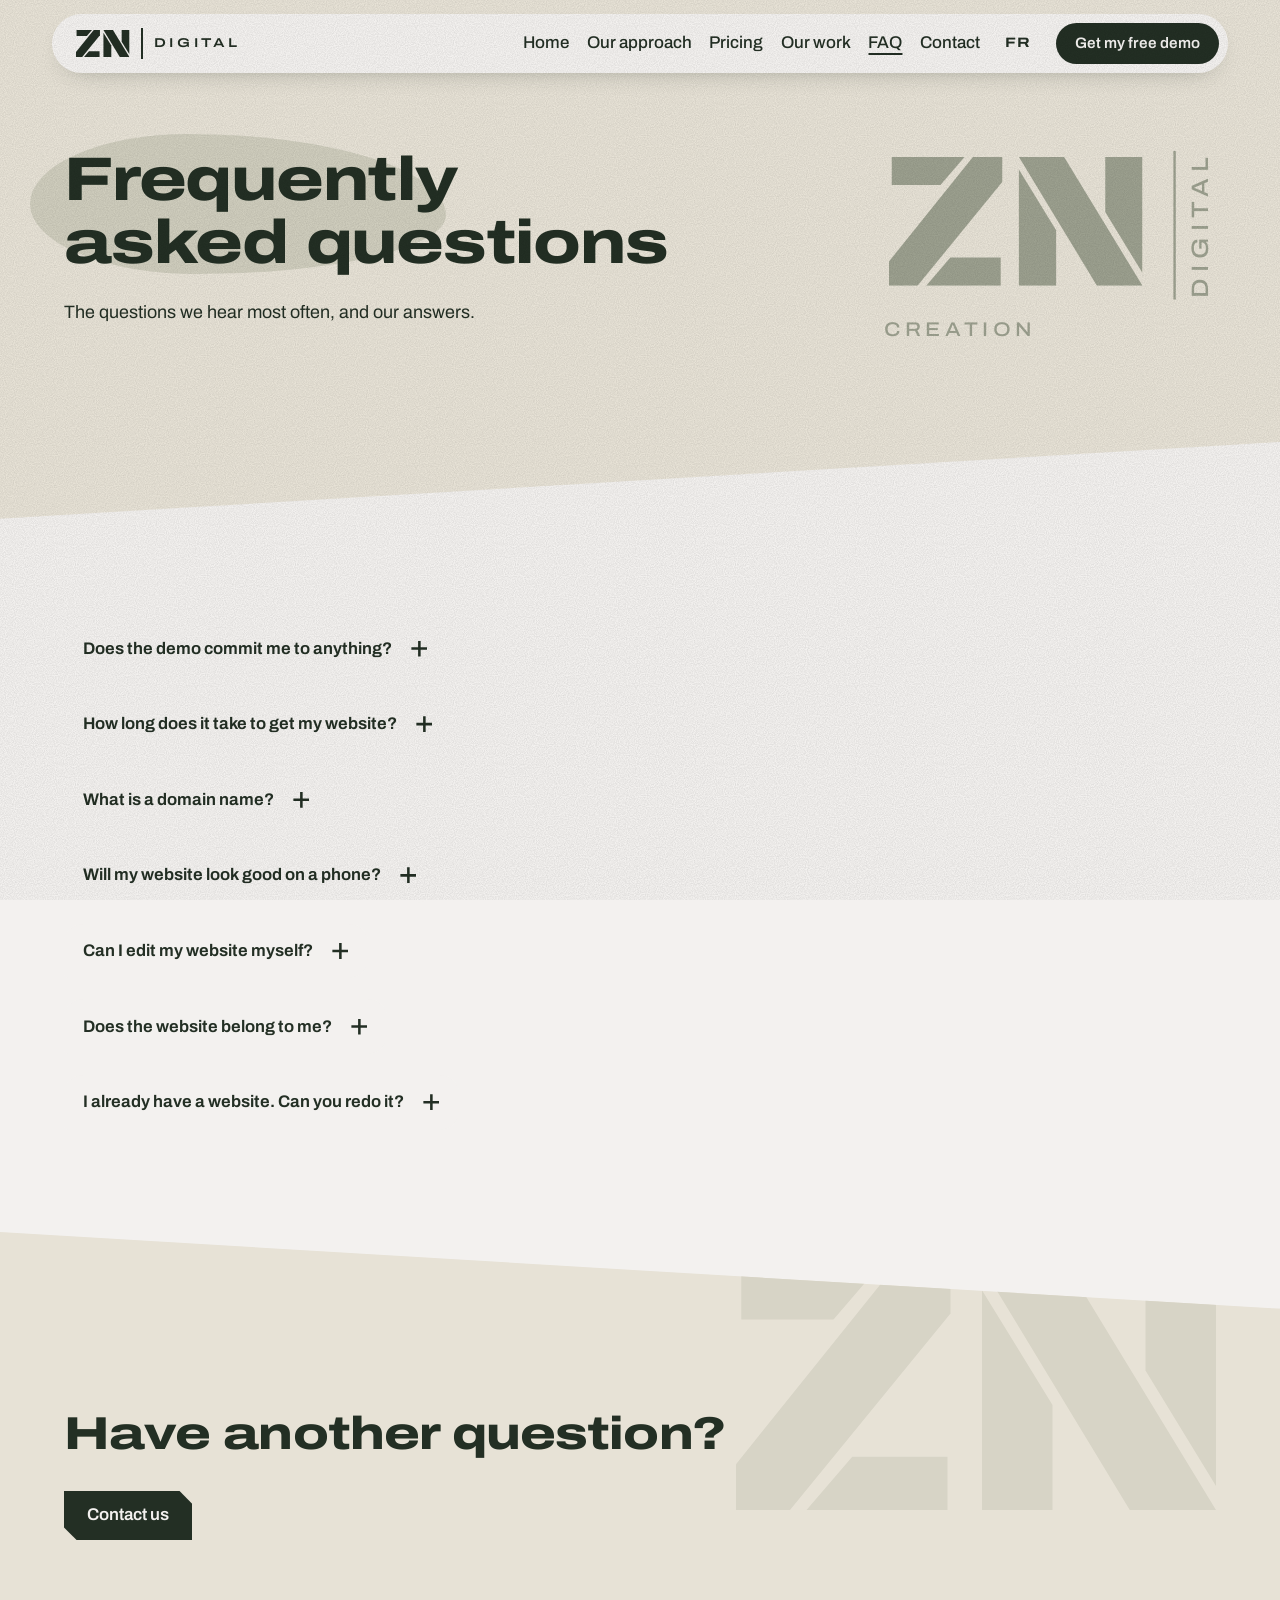
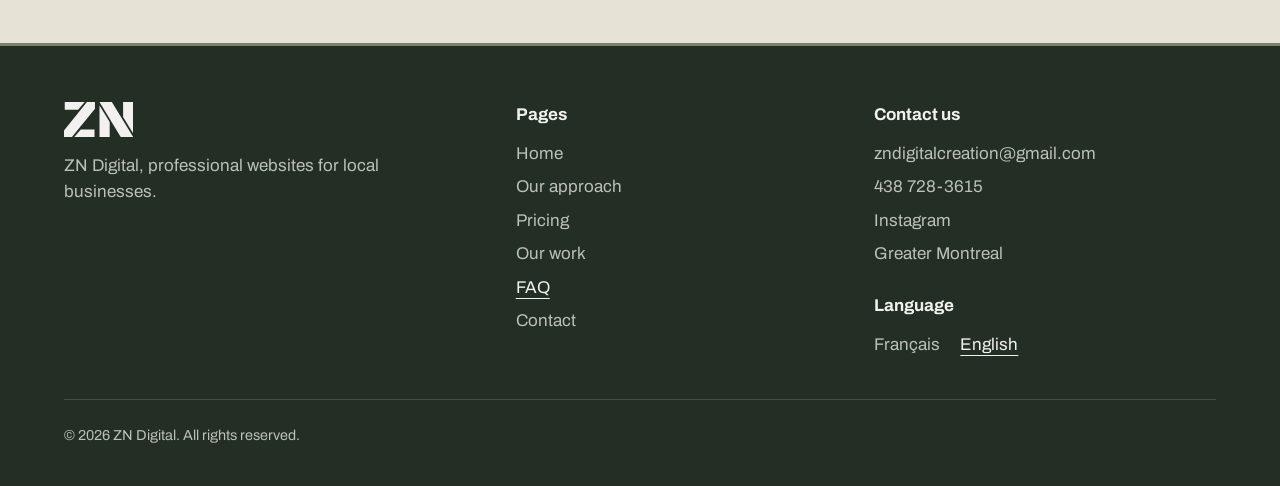
<file: en/faq.html>
<!doctype html>
<html lang="en-CA">
<head>
  <meta charset="utf-8">
  <meta name="viewport" content="width=device-width, initial-scale=1">
  <title>Frequently Asked Questions | ZN Digital</title>
  <meta name="description" content="Free demo, timelines, domain name, hosting, payment: answers to common questions about building your website with ZN Digital.">
  <link rel="canonical" href="https://aymenzakaria66-bot.github.io/zndigital-site/en/faq.html">
  <link rel="alternate" hreflang="fr-CA" href="https://aymenzakaria66-bot.github.io/zndigital-site/faq.html">
  <link rel="alternate" hreflang="en-CA" href="https://aymenzakaria66-bot.github.io/zndigital-site/en/faq.html">
  <link rel="alternate" hreflang="x-default" href="https://aymenzakaria66-bot.github.io/zndigital-site/faq.html">
  <meta property="og:title" content="Frequently Asked Questions | ZN Digital">
  <meta property="og:description" content="Free demo, timelines, domain name, hosting, payment: answers to common questions about building your website with ZN Digital.">
  <meta property="og:type" content="website">
  <meta property="og:locale" content="en_CA">
  <meta name="theme-color" content="#E7E2D6">
  <link rel="icon" type="image/svg+xml" href="../assets/favicon.svg">
  <link rel="preconnect" href="https://fonts.googleapis.com">
  <link rel="preconnect" href="https://fonts.gstatic.com" crossorigin>
  <link href="https://fonts.googleapis.com/css2?family=Archivo:wdth,wght@62..125,100..900&display=swap" rel="stylesheet">
  <link rel="stylesheet" href="../styles.css">
  <script>document.documentElement.classList.add("js");</script>
</head>
<body data-page="faq">
  <a class="skip" href="#contenu">Skip to content</a>

  <svg width="0" height="0" class="defs" aria-hidden="true">
    <symbol id="zn" viewBox="0 0 640 325">
      <polygon points="7,0 191,0 130,71 7,71"/>
      <polygon points="212,0 286,0 286,63 72,325 0,325 0,264"/>
      <polygon points="155,254 282,254 282,325 94,325"/>
      <polygon points="328,32 422,185 422,325 328,325"/>
      <polygon points="328,0 442,0 640,325 525,325"/>
      <polygon points="546,0 640,0 640,293 546,139"/>
    </symbol>
  </svg>

  <header class="entete">
    <a class="marque" href="index.html" aria-label="ZN Digital, home">
      <svg class="marque-zn" viewBox="0 0 640 325" aria-hidden="true"><use href="#zn"/></svg>
      <span class="marque-trait" aria-hidden="true"></span>
      <span class="marque-nom">Digital</span>
    </a>
    <nav class="nav" id="nav" aria-label="Main navigation">
      <a href="index.html">Home</a>
      <a href="presentation.html">Our approach</a>
      <a href="forfaits.html">Pricing</a>
      <a href="portfolio.html">Our work</a>
      <a href="faq.html" aria-current="page">FAQ</a>
      <a href="contact.html">Contact</a>
      <a class="bouton bouton-encre nav-cta" href="contact.html">Get my free demo</a>
    </nav>
    <a class="langue" href="../faq.html" hreflang="fr" lang="fr" aria-label="Version française">FR</a>
    <a class="bouton bouton-encre entete-cta" href="contact.html">Get my free demo</a>
    <button class="menu-bouton" type="button" aria-expanded="false" aria-controls="nav">
      Menu
      <svg viewBox="0 0 16 16" aria-hidden="true"><path d="M7 0h2v7h7v2H9v7H7V9H0V7h7z"/></svg>
    </button>
  </header>

  <main id="contenu">

    <section class="bloc bloc-sauge tete">
      <div class="contenant">
        <svg class="embleme logo-complet" viewBox="-15 -20 840 480" aria-hidden="true"><use href="#zn" width="640" height="325"/><rect x="718" y="-15" width="6" height="375"/><text transform="translate(805 357) rotate(-90)" font-size="60" textLength="357" lengthAdjust="spacing">DIGITAL</text><text x="-12" y="451" font-size="50" textLength="374" lengthAdjust="spacing">CREATION</text></svg>
        <h1>Frequently asked questions</h1>
        <p class="chapo">The questions we hear most often, and our answers.</p>
      </div>
    </section>

    <section class="bloc bloc-os">
      <div class="contenant">
        
        <div class="faq conversation">
          <details>
            <summary>Does the demo commit me to anything?</summary>
            <div class="reponse"><span class="avatar" aria-hidden="true"><svg viewBox="0 0 640 325"><use href="#zn"/></svg></span><p>No. If you don't like the demo, you pay nothing.</p></div>
          </details>
          <details>
            <summary>How long does it take to get my website?</summary>
            <div class="reponse"><span class="avatar" aria-hidden="true"><svg viewBox="0 0 640 325"><use href="#zn"/></svg></span><p>It depends on your request. We'll give you an estimate as soon as we first talk.</p></div>
          </details>
          <details>
            <summary>What is a domain name?</summary>
            <div class="reponse"><span class="avatar" aria-hidden="true"><svg viewBox="0 0 640 325"><use href="#zn"/></svg></span><p>It's your website's address, for example yourbusiness.com. It's included for the first year and registered in your name.</p></div>
          </details>
          <details>
            <summary>Will my website look good on a phone?</summary>
            <div class="reponse"><span class="avatar" aria-hidden="true"><svg viewBox="0 0 640 325"><use href="#zn"/></svg></span><p>Yes. All our websites automatically adapt to phones, tablets and computers.</p></div>
          </details>
          <details>
            <summary>Can I edit my website myself?</summary>
            <div class="reponse"><span class="avatar" aria-hidden="true"><svg viewBox="0 0 640 325"><use href="#zn"/></svg></span><p>Yes, with the Complete package. Otherwise, we make the changes for you.</p></div>
          </details>
          <details>
            <summary>Does the website belong to me?</summary>
            <div class="reponse"><span class="avatar" aria-hidden="true"><svg viewBox="0 0 640 325"><use href="#zn"/></svg></span><p>Yes. The domain is in your name and your online presence belongs to you.</p></div>
          </details>
          <details>
            <summary>I already have a website. Can you redo it?</summary>
            <div class="reponse"><span class="avatar" aria-hidden="true"><svg viewBox="0 0 640 325"><use href="#zn"/></svg></span><p>Absolutely. We can modernize your current website and keep your domain name.</p></div>
          </details>
        </div>
      </div>
    </section>

    <section class="bloc bloc-sauge inverse appel">
      <svg class="fragment gauche" viewBox="0 0 640 325" aria-hidden="true"><use href="#zn"/></svg>
      <div class="contenant">
        <h2>Have another question?</h2>
        <a class="bouton bouton-encre" href="contact.html">Contact us</a>
      </div>
    </section>
  </main>

  <div class="barre-mobile">
    <a class="bouton bouton-os" href="tel:+14387283615">Call</a>
    <a class="bouton bouton-encre" href="contact.html">My free demo</a>
  </div>

  <footer class="pied">
    <div class="contenant pied-grille">
      <div class="pied-marque">
        <svg viewBox="0 0 640 325" role="img" aria-label="ZN Digital"><use href="#zn"/></svg>
        <p>ZN Digital, professional websites for local businesses.</p>
      </div>
      <nav aria-label="Footer">
        <p class="pied-titre">Pages</p>
        <ul>
          <li><a href="index.html">Home</a></li>
          <li><a href="presentation.html">Our approach</a></li>
          <li><a href="forfaits.html">Pricing</a></li>
          <li><a href="portfolio.html">Our work</a></li>
          <li><a href="faq.html" aria-current="page">FAQ</a></li>
          <li><a href="contact.html">Contact</a></li>
        </ul>
      </nav>
      <div>
        <p class="pied-titre">Contact us</p>
        <ul>
          <li><a href="mailto:zndigitalcreation@gmail.com">zndigitalcreation@gmail.com</a></li>
          <li><a href="tel:+14387283615">438 728-3615</a></li>
          <li><a href="https://www.instagram.com/zndigitalcreation/" target="_blank" rel="noopener">Instagram</a></li>
          <li>Greater Montreal</li>
        </ul>
        <p class="pied-titre pied-langues-titre">Language</p>
        <p class="pied-langues">
          <a href="../faq.html" hreflang="fr" lang="fr">Français</a>
          <a href="faq.html" hreflang="en" lang="en" aria-current="true">English</a>
        </p>
      </div>
      <p class="pied-bas">© <span id="annee">2026</span> ZN Digital. All rights reserved.</p>
    </div>
  </footer>

  <script src="../script.js"></script>
</body>
</html>
</file>
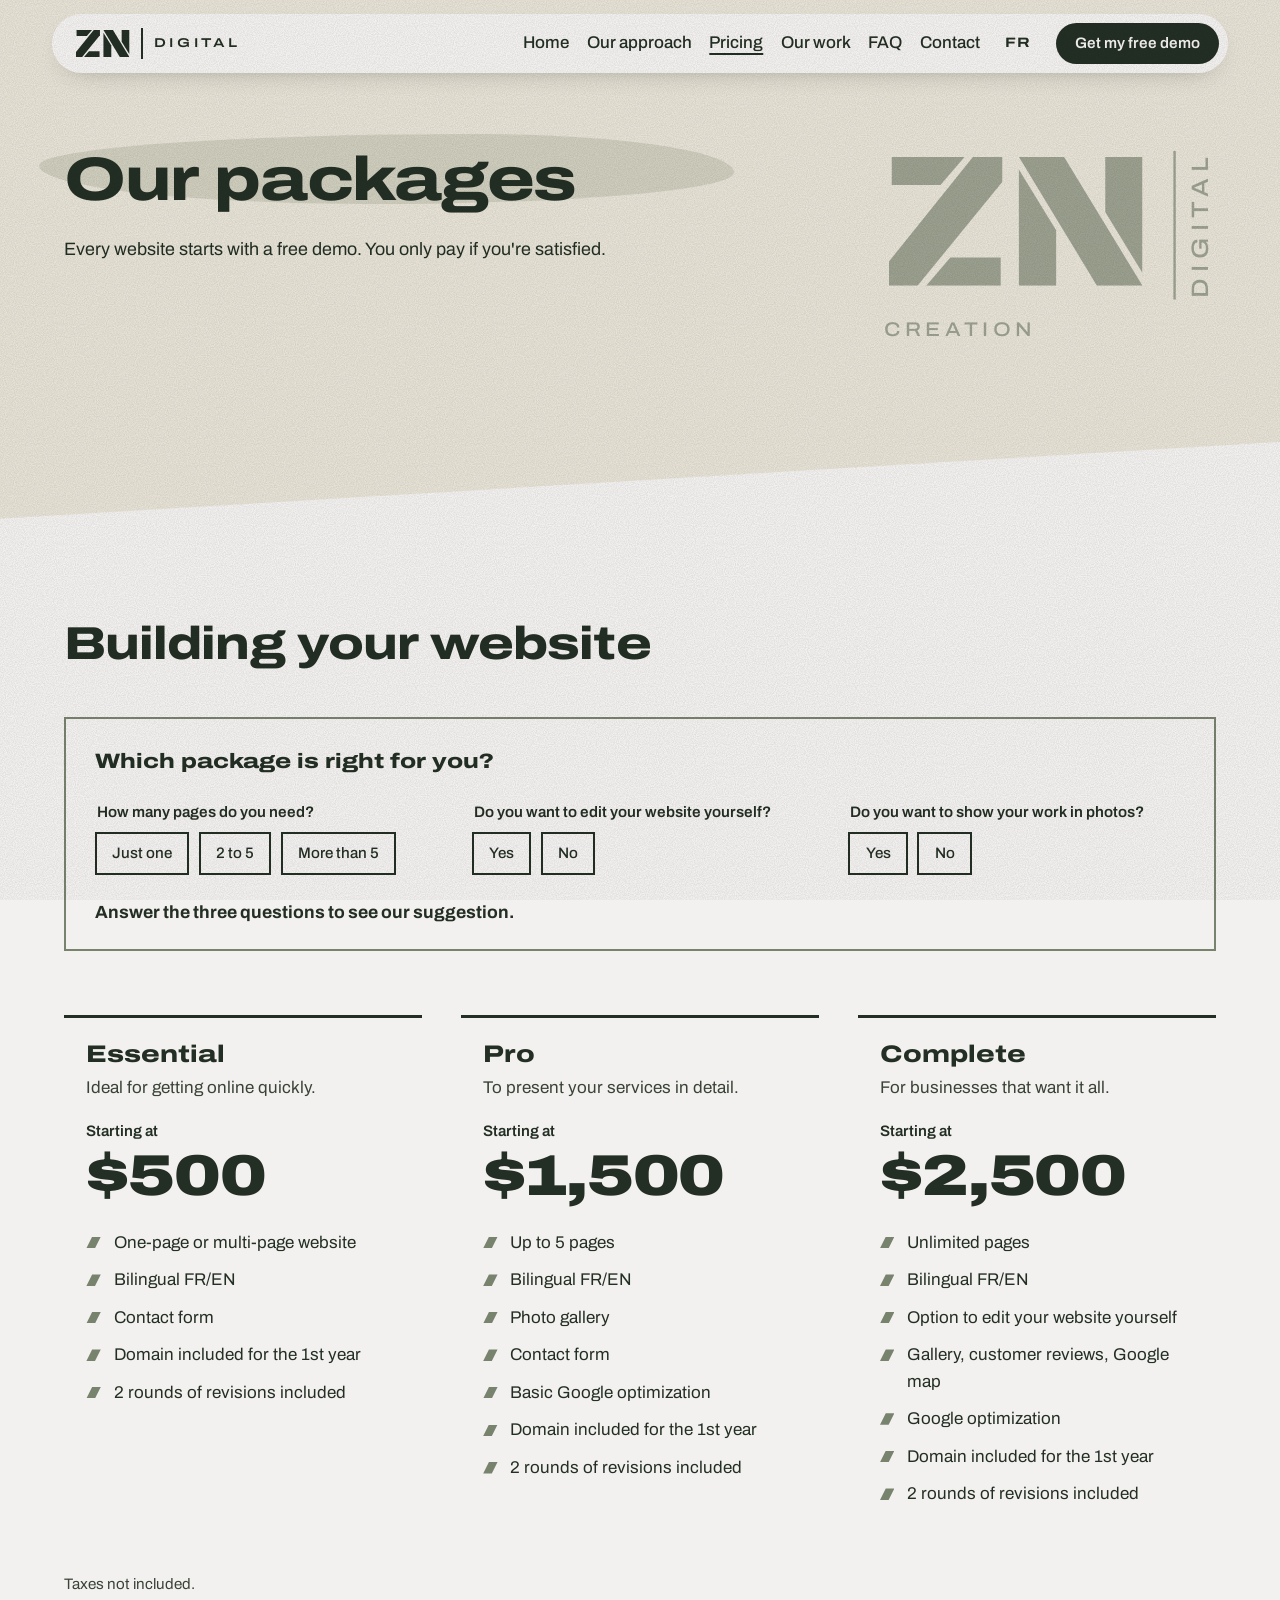
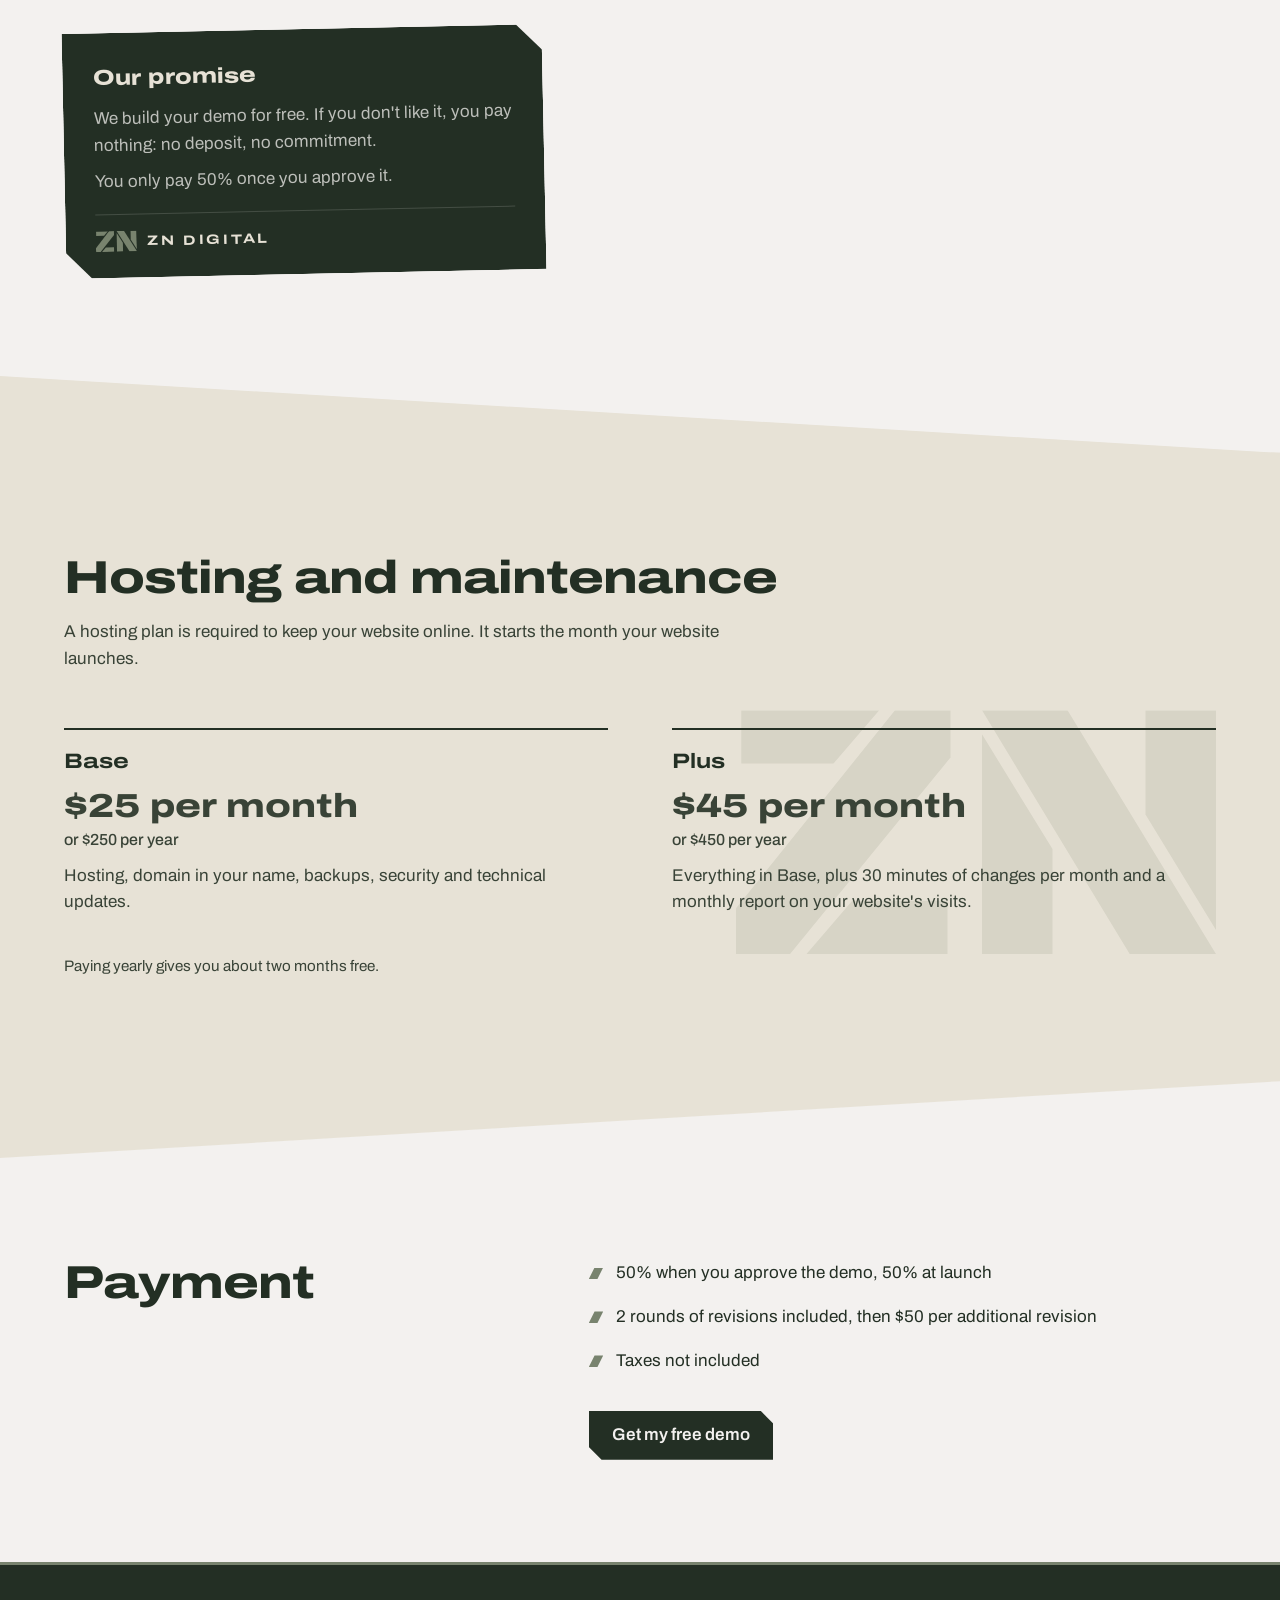
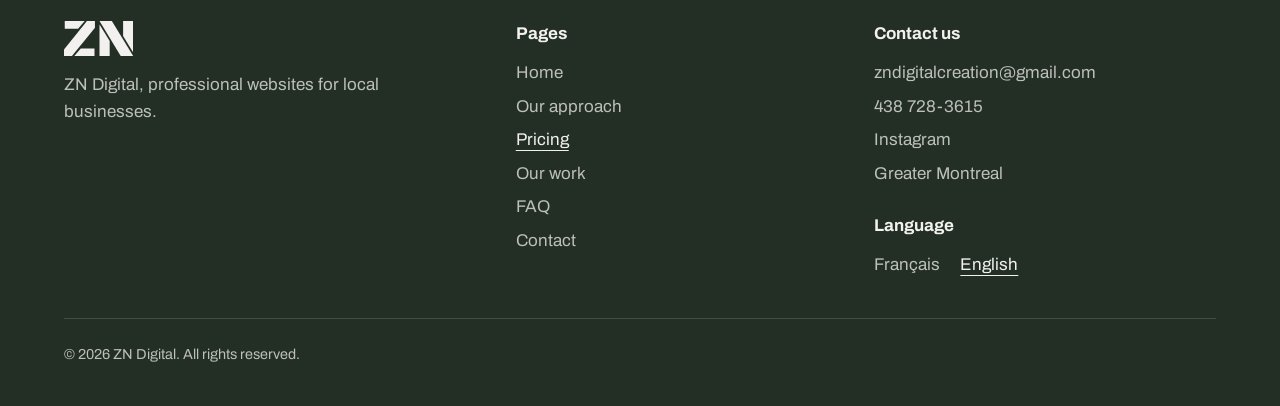
<file: en/forfaits.html>
<!doctype html>
<html lang="en-CA">
<head>
  <meta charset="utf-8">
  <meta name="viewport" content="width=device-width, initial-scale=1">
  <title>Pricing | ZN Digital</title>
  <meta name="description" content="Professional websites starting at $500: Essential, Pro and Complete packages, hosting from $25 per month. Every website starts with a free demo.">
  <link rel="canonical" href="https://aymenzakaria66-bot.github.io/zndigital-site/en/forfaits.html">
  <link rel="alternate" hreflang="fr-CA" href="https://aymenzakaria66-bot.github.io/zndigital-site/forfaits.html">
  <link rel="alternate" hreflang="en-CA" href="https://aymenzakaria66-bot.github.io/zndigital-site/en/forfaits.html">
  <link rel="alternate" hreflang="x-default" href="https://aymenzakaria66-bot.github.io/zndigital-site/forfaits.html">
  <meta property="og:title" content="Pricing | ZN Digital">
  <meta property="og:description" content="Professional websites starting at $500: Essential, Pro and Complete packages, hosting from $25 per month. Every website starts with a free demo.">
  <meta property="og:type" content="website">
  <meta property="og:locale" content="en_CA">
  <meta name="theme-color" content="#E7E2D6">
  <link rel="icon" type="image/svg+xml" href="../assets/favicon.svg">
  <link rel="preconnect" href="https://fonts.googleapis.com">
  <link rel="preconnect" href="https://fonts.gstatic.com" crossorigin>
  <link href="https://fonts.googleapis.com/css2?family=Archivo:wdth,wght@62..125,100..900&display=swap" rel="stylesheet">
  <link rel="stylesheet" href="../styles.css">
  <script>document.documentElement.classList.add("js");</script>
</head>
<body data-page="forfaits">
  <a class="skip" href="#contenu">Skip to content</a>

  <svg width="0" height="0" class="defs" aria-hidden="true">
    <symbol id="zn" viewBox="0 0 640 325">
      <polygon points="7,0 191,0 130,71 7,71"/>
      <polygon points="212,0 286,0 286,63 72,325 0,325 0,264"/>
      <polygon points="155,254 282,254 282,325 94,325"/>
      <polygon points="328,32 422,185 422,325 328,325"/>
      <polygon points="328,0 442,0 640,325 525,325"/>
      <polygon points="546,0 640,0 640,293 546,139"/>
    </symbol>
  </svg>

  <header class="entete">
    <a class="marque" href="index.html" aria-label="ZN Digital, home">
      <svg class="marque-zn" viewBox="0 0 640 325" aria-hidden="true"><use href="#zn"/></svg>
      <span class="marque-trait" aria-hidden="true"></span>
      <span class="marque-nom">Digital</span>
    </a>
    <nav class="nav" id="nav" aria-label="Main navigation">
      <a href="index.html">Home</a>
      <a href="presentation.html">Our approach</a>
      <a href="forfaits.html" aria-current="page">Pricing</a>
      <a href="portfolio.html">Our work</a>
      <a href="faq.html">FAQ</a>
      <a href="contact.html">Contact</a>
      <a class="bouton bouton-encre nav-cta" href="contact.html">Get my free demo</a>
    </nav>
    <a class="langue" href="../forfaits.html" hreflang="fr" lang="fr" aria-label="Version française">FR</a>
    <a class="bouton bouton-encre entete-cta" href="contact.html">Get my free demo</a>
    <button class="menu-bouton" type="button" aria-expanded="false" aria-controls="nav">
      Menu
      <svg viewBox="0 0 16 16" aria-hidden="true"><path d="M7 0h2v7h7v2H9v7H7V9H0V7h7z"/></svg>
    </button>
  </header>

  <main id="contenu">

    <section class="bloc bloc-sauge tete">
      <div class="contenant">
        <svg class="embleme logo-complet" viewBox="-15 -20 840 480" aria-hidden="true"><use href="#zn" width="640" height="325"/><rect x="718" y="-15" width="6" height="375"/><text transform="translate(805 357) rotate(-90)" font-size="60" textLength="357" lengthAdjust="spacing">DIGITAL</text><text x="-12" y="451" font-size="50" textLength="374" lengthAdjust="spacing">CREATION</text></svg>
        <h1>Our packages</h1>
        <p class="chapo">Every website starts with a free demo. You only pay if you're satisfied.</p>
      </div>
    </section>

    <section class="bloc bloc-os">
      <div class="contenant">
        <h2>Building your website</h2>
        <div class="quiz" data-quiz hidden
          data-noms='{"essentiel":"Essential","pro":"Pro","complet":"Complete"}'
          data-phrase="Our suggestion: the {plan} package."
          data-attente="Answer the three questions to see our suggestion.">
          <p class="quiz-titre">Which package is right for you?</p>
          <fieldset class="champ">
            <legend>How many pages do you need?</legend>
            <div class="choix">
              <label><input type="radio" name="q1" value="1"><span>Just one</span></label>
              <label><input type="radio" name="q1" value="2"><span>2 to 5</span></label>
              <label><input type="radio" name="q1" value="3"><span>More than 5</span></label>
            </div>
          </fieldset>
          <fieldset class="champ">
            <legend>Do you want to edit your website yourself?</legend>
            <div class="choix">
              <label><input type="radio" name="q2" value="oui"><span>Yes</span></label>
              <label><input type="radio" name="q2" value="non"><span>No</span></label>
            </div>
          </fieldset>
          <fieldset class="champ">
            <legend>Do you want to show your work in photos?</legend>
            <div class="choix">
              <label><input type="radio" name="q3" value="oui"><span>Yes</span></label>
              <label><input type="radio" name="q3" value="non"><span>No</span></label>
            </div>
          </fieldset>
          <p class="quiz-resultat" aria-live="polite"></p>
        </div>
        <ul class="plans">
          <li class="plan" data-plan="essentiel" data-badge="Suggested for you">
            <h3>Essential</h3>
            <p class="ideal">Ideal for getting online quickly.</p>
            <p class="prix-plan"><small>Starting at</small>$500</p>
            <ul class="puces une">
              <li>One-page or multi-page website</li>
              <li>Bilingual FR/EN</li>
              <li>Contact form</li>
              <li>Domain included for the 1st year</li>
              <li>2 rounds of revisions included</li>
            </ul>
          </li>
          <li class="plan" data-plan="pro" data-badge="Suggested for you">
            <h3>Pro</h3>
            <p class="ideal">To present your services in detail.</p>
            <p class="prix-plan"><small>Starting at</small>$1,500</p>
            <ul class="puces une">
              <li>Up to 5 pages</li>
              <li>Bilingual FR/EN</li>
              <li>Photo gallery</li>
              <li>Contact form</li>
              <li>Basic Google optimization</li>
              <li>Domain included for the 1st year</li>
              <li>2 rounds of revisions included</li>
            </ul>
          </li>
          <li class="plan" data-plan="complet" data-badge="Suggested for you">
            <h3>Complete</h3>
            <p class="ideal">For businesses that want it all.</p>
            <p class="prix-plan"><small>Starting at</small>$2,500</p>
            <ul class="puces une">
              <li>Unlimited pages</li>
              <li>Bilingual FR/EN</li>
              <li>Option to edit your website yourself</li>
              <li>Gallery, customer reviews, Google map</li>
              <li>Google optimization</li>
              <li>Domain included for the 1st year</li>
              <li>2 rounds of revisions included</li>
            </ul>
          </li>
        </ul>
        <p class="mention">Taxes not included.</p>
        <div class="engagement">
          <p class="engagement-titre">Our promise</p>
          <p>We build your demo for free. If you don't like it, you pay nothing: no deposit, no commitment.</p>
          <p>You only pay 50% once you approve it.</p>
          <p class="engagement-signature"><svg viewBox="0 0 640 325" aria-hidden="true"><use href="#zn"/></svg>ZN Digital</p>
        </div>
      </div>
    </section>

    <section class="bloc bloc-sauge inverse">
      <svg class="fragment" viewBox="0 0 640 325" aria-hidden="true"><use href="#zn"/></svg>
      <div class="contenant">
        <h2>Hosting and maintenance</h2>
        <p class="intro">A hosting plan is required to keep your website online. It starts the month your website launches.</p>
        <ul class="heberg">
          <li>
            <h3>Base</h3>
            <p class="tarif">$25 per month<span>or $250 per year</span></p>
            <p>Hosting, domain in your name, backups, security and technical updates.</p>
          </li>
          <li>
            <h3>Plus</h3>
            <p class="tarif">$45 per month<span>or $450 per year</span></p>
            <p>Everything in Base, plus 30 minutes of changes per month and a monthly report on your website's visits.</p>
          </li>
        </ul>
        <p class="mention">Paying yearly gives you about two months free.</p>
      </div>
    </section>

    <section class="bloc bloc-os">
      <div class="contenant deux">
        <h2>Payment</h2>
        
        <div>
          <ul class="puces une">
            <li>50% when you approve the demo, 50% at launch</li>
            <li>2 rounds of revisions included, then $50 per additional revision</li>
            <li>Taxes not included</li>
          </ul>
          <div class="actions"><a class="bouton bouton-encre" href="contact.html">Get my free demo</a></div>
        </div>
      </div>
    </section>
  </main>

  <div class="barre-mobile">
    <a class="bouton bouton-os" href="tel:+14387283615">Call</a>
    <a class="bouton bouton-encre" href="contact.html">My free demo</a>
  </div>

  <footer class="pied">
    <div class="contenant pied-grille">
      <div class="pied-marque">
        <svg viewBox="0 0 640 325" role="img" aria-label="ZN Digital"><use href="#zn"/></svg>
        <p>ZN Digital, professional websites for local businesses.</p>
      </div>
      <nav aria-label="Footer">
        <p class="pied-titre">Pages</p>
        <ul>
          <li><a href="index.html">Home</a></li>
          <li><a href="presentation.html">Our approach</a></li>
          <li><a href="forfaits.html" aria-current="page">Pricing</a></li>
          <li><a href="portfolio.html">Our work</a></li>
          <li><a href="faq.html">FAQ</a></li>
          <li><a href="contact.html">Contact</a></li>
        </ul>
      </nav>
      <div>
        <p class="pied-titre">Contact us</p>
        <ul>
          <li><a href="mailto:zndigitalcreation@gmail.com">zndigitalcreation@gmail.com</a></li>
          <li><a href="tel:+14387283615">438 728-3615</a></li>
          <li><a href="https://www.instagram.com/zndigitalcreation/" target="_blank" rel="noopener">Instagram</a></li>
          <li>Greater Montreal</li>
        </ul>
        <p class="pied-titre pied-langues-titre">Language</p>
        <p class="pied-langues">
          <a href="../forfaits.html" hreflang="fr" lang="fr">Français</a>
          <a href="forfaits.html" hreflang="en" lang="en" aria-current="true">English</a>
        </p>
      </div>
      <p class="pied-bas">© <span id="annee">2026</span> ZN Digital. All rights reserved.</p>
    </div>
  </footer>

  <script src="../script.js"></script>
</body>
</html>
</file>
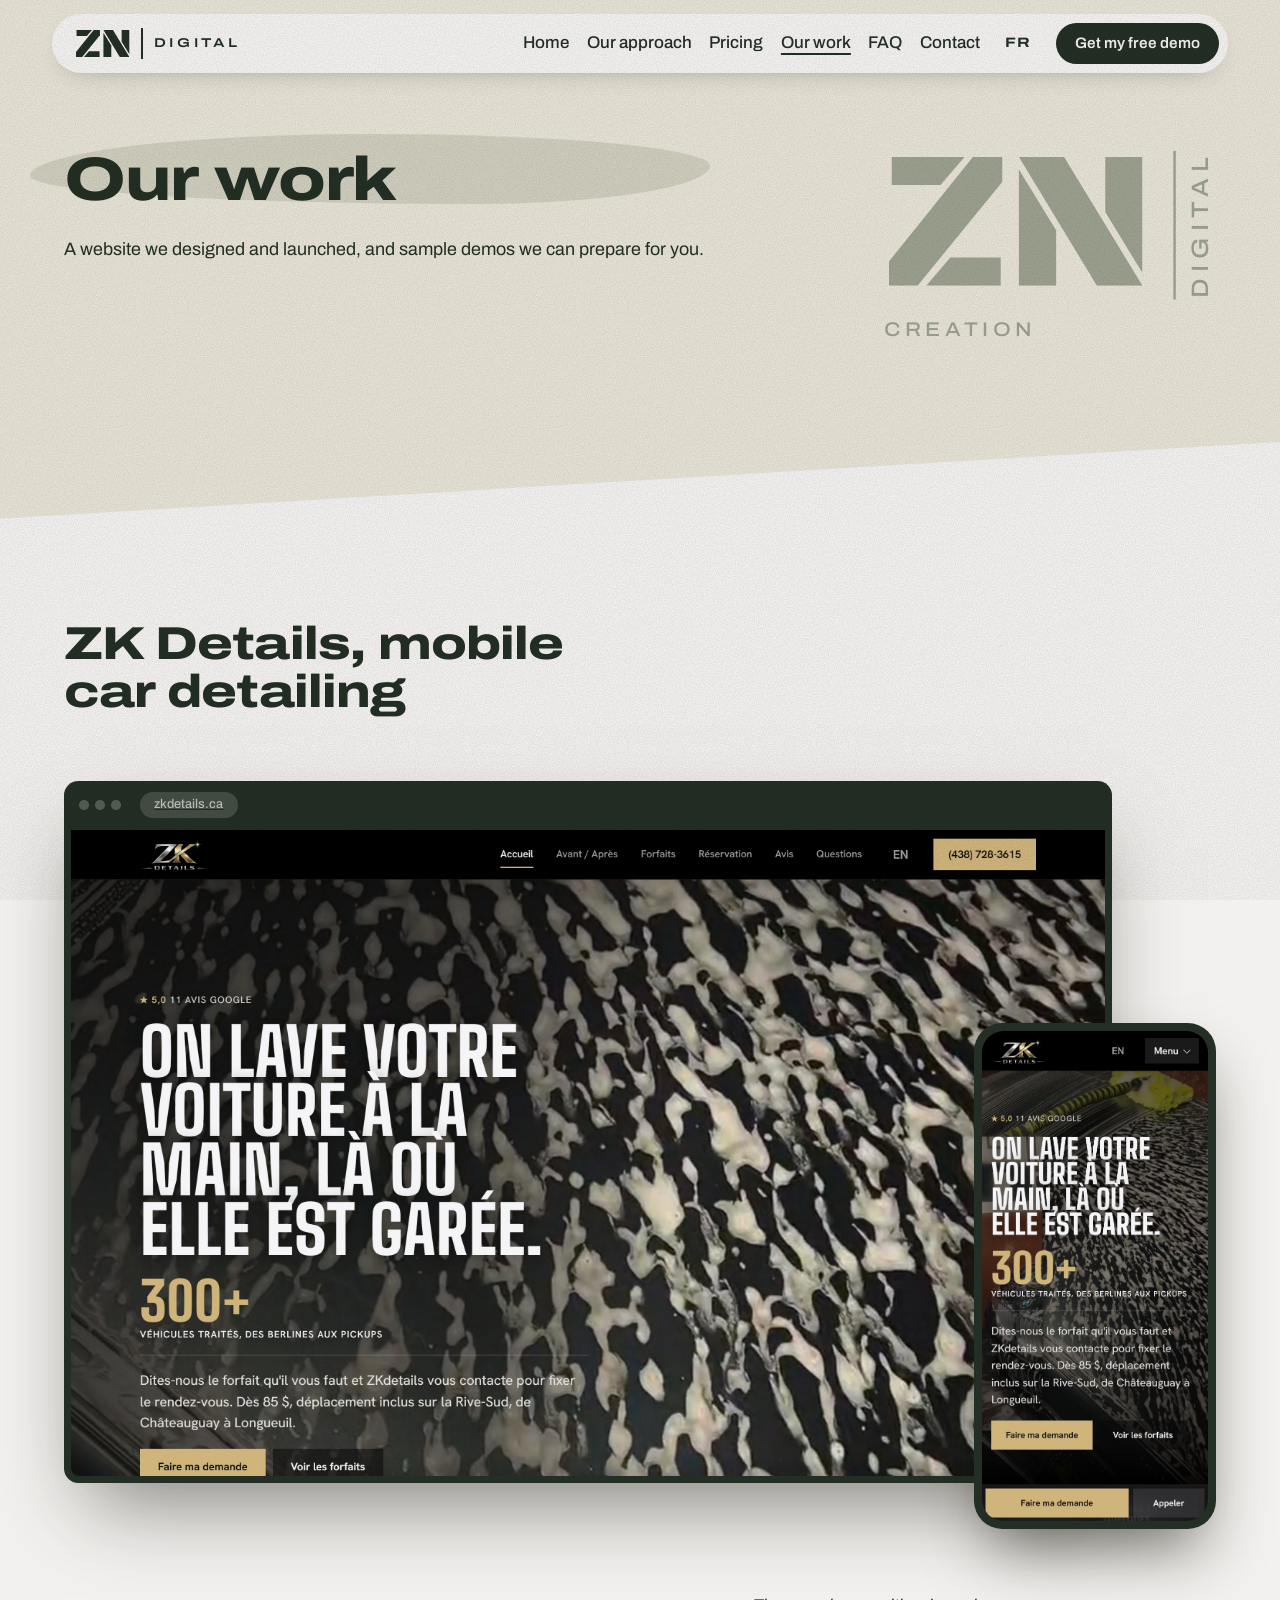
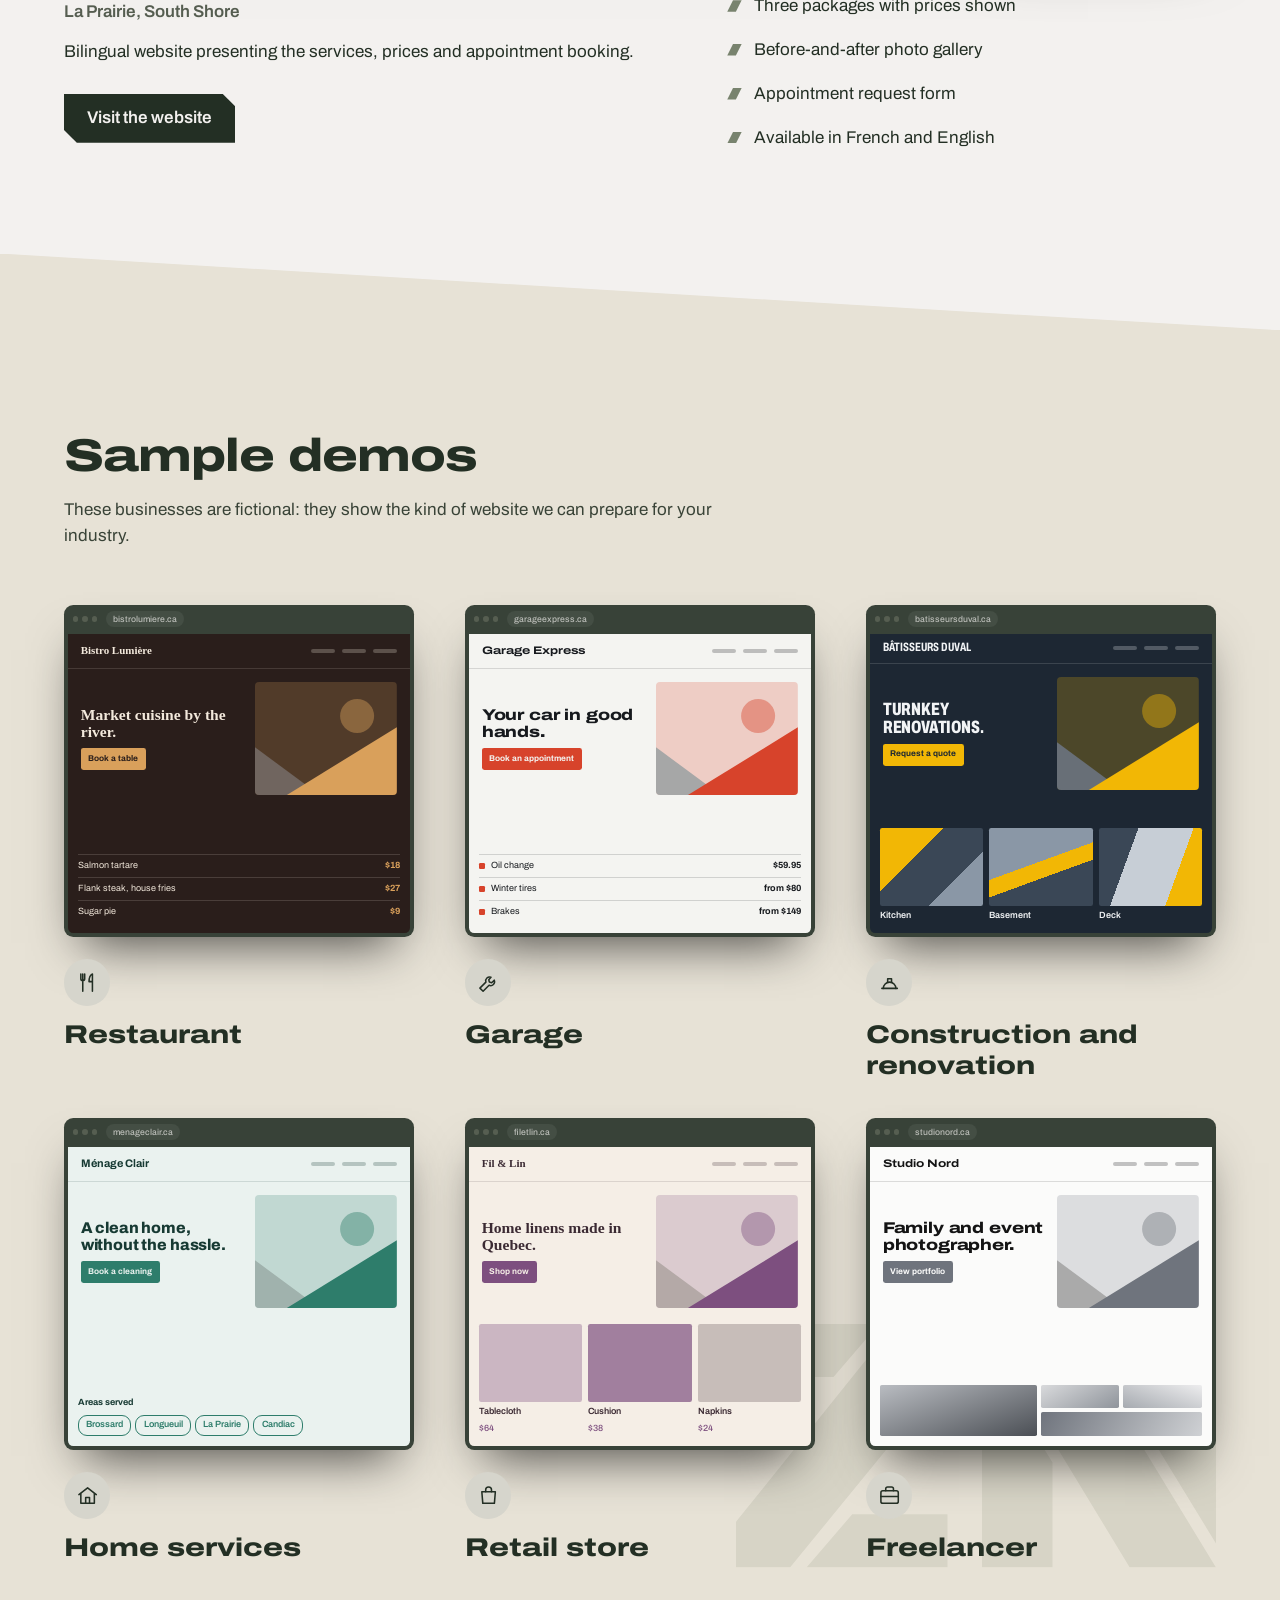
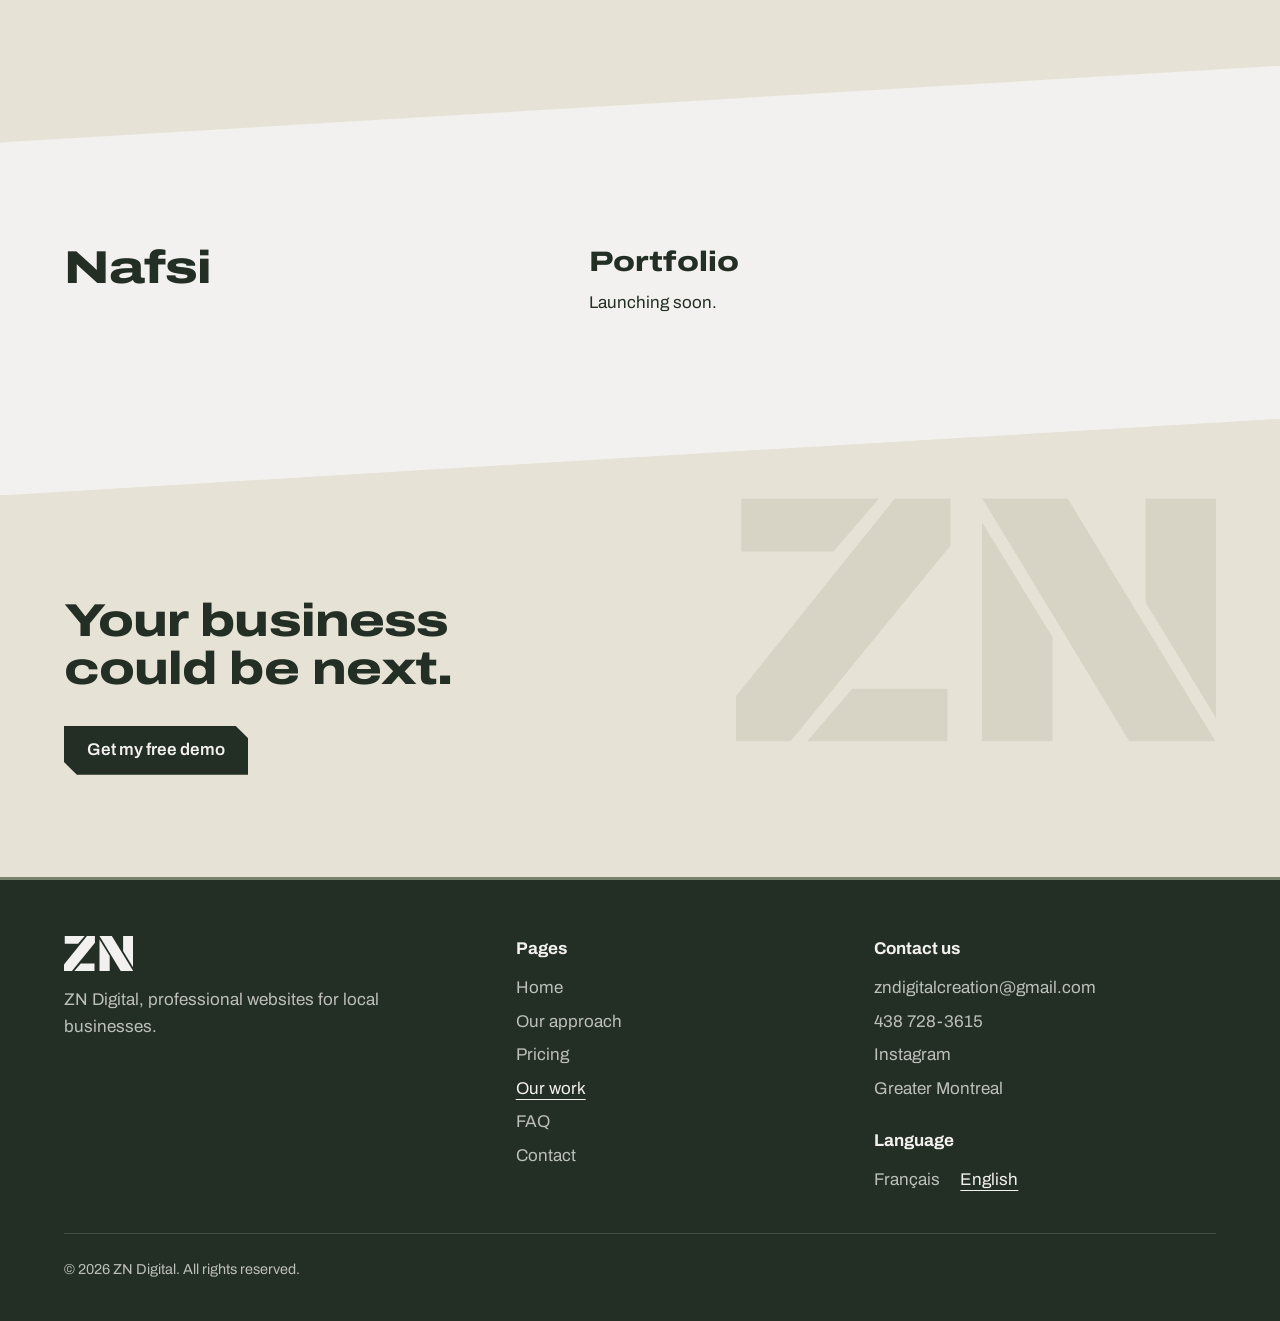
<file: en/portfolio.html>
<!doctype html>
<html lang="en-CA">
<head>
  <meta charset="utf-8">
  <meta name="viewport" content="width=device-width, initial-scale=1">
  <title>Our Work | ZN Digital</title>
  <meta name="description" content="See websites designed by ZN Digital, including ZK Details, and sample demos for every industry.">
  <link rel="canonical" href="https://aymenzakaria66-bot.github.io/zndigital-site/en/portfolio.html">
  <link rel="alternate" hreflang="fr-CA" href="https://aymenzakaria66-bot.github.io/zndigital-site/portfolio.html">
  <link rel="alternate" hreflang="en-CA" href="https://aymenzakaria66-bot.github.io/zndigital-site/en/portfolio.html">
  <link rel="alternate" hreflang="x-default" href="https://aymenzakaria66-bot.github.io/zndigital-site/portfolio.html">
  <meta property="og:title" content="Our Work | ZN Digital">
  <meta property="og:description" content="See websites designed by ZN Digital, including ZK Details, and sample demos for every industry.">
  <meta property="og:type" content="website">
  <meta property="og:locale" content="en_CA">
  <meta name="theme-color" content="#E7E2D6">
  <link rel="icon" type="image/svg+xml" href="../assets/favicon.svg">
  <link rel="preconnect" href="https://fonts.googleapis.com">
  <link rel="preconnect" href="https://fonts.gstatic.com" crossorigin>
  <link href="https://fonts.googleapis.com/css2?family=Archivo:wdth,wght@62..125,100..900&display=swap" rel="stylesheet">
  <link rel="stylesheet" href="../styles.css">
  <script>document.documentElement.classList.add("js");</script>
</head>
<body data-page="portfolio">
  <a class="skip" href="#contenu">Skip to content</a>

  <svg width="0" height="0" class="defs" aria-hidden="true">
    <symbol id="zn" viewBox="0 0 640 325">
      <polygon points="7,0 191,0 130,71 7,71"/>
      <polygon points="212,0 286,0 286,63 72,325 0,325 0,264"/>
      <polygon points="155,254 282,254 282,325 94,325"/>
      <polygon points="328,32 422,185 422,325 328,325"/>
      <polygon points="328,0 442,0 640,325 525,325"/>
      <polygon points="546,0 640,0 640,293 546,139"/>
    </symbol>
  </svg>

  <header class="entete">
    <a class="marque" href="index.html" aria-label="ZN Digital, home">
      <svg class="marque-zn" viewBox="0 0 640 325" aria-hidden="true"><use href="#zn"/></svg>
      <span class="marque-trait" aria-hidden="true"></span>
      <span class="marque-nom">Digital</span>
    </a>
    <nav class="nav" id="nav" aria-label="Main navigation">
      <a href="index.html">Home</a>
      <a href="presentation.html">Our approach</a>
      <a href="forfaits.html">Pricing</a>
      <a href="portfolio.html" aria-current="page">Our work</a>
      <a href="faq.html">FAQ</a>
      <a href="contact.html">Contact</a>
      <a class="bouton bouton-encre nav-cta" href="contact.html">Get my free demo</a>
    </nav>
    <a class="langue" href="../portfolio.html" hreflang="fr" lang="fr" aria-label="Version française">FR</a>
    <a class="bouton bouton-encre entete-cta" href="contact.html">Get my free demo</a>
    <button class="menu-bouton" type="button" aria-expanded="false" aria-controls="nav">
      Menu
      <svg viewBox="0 0 16 16" aria-hidden="true"><path d="M7 0h2v7h7v2H9v7H7V9H0V7h7z"/></svg>
    </button>
  </header>

  <main id="contenu">

    <section class="bloc bloc-sauge tete">
      <div class="contenant">
        <svg class="embleme logo-complet" viewBox="-15 -20 840 480" aria-hidden="true"><use href="#zn" width="640" height="325"/><rect x="718" y="-15" width="6" height="375"/><text transform="translate(805 357) rotate(-90)" font-size="60" textLength="357" lengthAdjust="spacing">DIGITAL</text><text x="-12" y="451" font-size="50" textLength="374" lengthAdjust="spacing">CREATION</text></svg>
        <h1>Our work</h1>
        <p class="chapo">A website we designed and launched, and sample demos we can prepare for you.</p>
      </div>
    </section>

    <section class="bloc bloc-os">
      <div class="contenant">
        <h2>ZK Details, mobile car detailing</h2>
        <a class="vitrine" href="https://zkdetails.ca" target="_blank" rel="noopener" aria-label="Visit zkdetails.ca (new tab)">
          <div class="ecran">
            <div class="ecran-barre" aria-hidden="true"><span></span><span></span><span></span><b>zkdetails.ca</b></div>
            <div class="ecran-vue">
              <div class="ecran-page">
                <img src="../assets/zkdetails-ordi.jpg" alt="The ZK Details website on a computer" width="2880" height="1800" loading="lazy">
                <img src="../assets/zkdetails-suite-1.jpg" alt="" width="2160" height="1350" loading="lazy">
                <img src="../assets/zkdetails-suite-2.jpg" alt="" width="2160" height="1350" loading="lazy">
                <img src="../assets/zkdetails-suite-3.jpg" alt="" width="2160" height="1350" loading="lazy">
                <img src="../assets/zkdetails-suite-4.jpg" alt="" width="2160" height="1350" loading="lazy">
              </div>
            </div>
          </div>
          <div class="telephone">
            <img src="../assets/zkdetails-mobile.jpg" alt="The same website on a phone" width="1170" height="2532" loading="lazy">
          </div>
        </a>
        <div class="fiche">
          <div>
            <p class="lieu">La Prairie, South Shore</p>
            <p>Bilingual website presenting the services, prices and appointment booking.</p>
            <a class="bouton bouton-encre" href="https://zkdetails.ca" target="_blank" rel="noopener">Visit the website</a>
          </div>
          <ul class="puces une">
            <li>Three packages with prices shown</li>
            <li>Before-and-after photo gallery</li>
            <li>Appointment request form</li>
            <li>Available in French and English</li>
          </ul>
        </div>
      </div>
    </section>

    <section class="bloc bloc-sauge inverse">
      <svg class="fragment" viewBox="0 0 640 325" aria-hidden="true"><use href="#zn"/></svg>
      <div class="contenant">
        <h2>Sample demos</h2>
        <p class="intro">These businesses are fictional: they show the kind of website we can prepare for your industry.</p>
        <ul class="secteurs">
          <li>
            <div class="mq" style="--m-fond:#2A1E1B;--m-texte:#F3E9DC;--m-accent:#D9A05B" data-police="serif" aria-hidden="true">
              <div class="mq-barre"><span></span><span></span><span></span><b>bistrolumiere.ca</b></div>
              <div class="mq-site">
                <div class="mq-nav"><span class="mq-nom">Bistro Lumière</span><span class="mq-liens"><span></span><span></span><span></span></span></div>
                <div class="mq-hero">
                  <div>
                    <p class="mq-titre">Market cuisine by the river.</p>
                    <span class="mq-btn">Book a table</span>
                  </div>
                  <svg class="mq-image" viewBox="0 0 100 80" preserveAspectRatio="xMidYMid slice">
                    <rect width="100" height="80" style="fill:color-mix(in srgb, var(--m-accent) 22%, var(--m-fond))"/>
                    <circle cx="72" cy="24" r="12" style="fill:color-mix(in srgb, var(--m-accent) 55%, var(--m-fond))"/>
                    <polygon points="0,80 0,46 46,80" style="fill:color-mix(in srgb, var(--m-texte) 35%, var(--m-fond))"/>
                    <polygon points="22,80 100,32 100,80" style="fill:var(--m-accent)"/>
                  </svg>
                </div>
                <div class="mq-detail"><ul class="mq-menu"><li><span>Salmon tartare</span><b>$18</b></li><li><span>Flank steak, house fries</span><b>$27</b></li><li><span>Sugar pie</span><b>$9</b></li></ul></div>
              </div>
            </div>
            <span class="icone" aria-hidden="true"><svg viewBox="0 0 24 24"><path d="M7 3v18M5 3v5a2 2 0 0 0 4 0V3"/><path d="M17 21V3c-2 1-3.5 4-3.5 8H17"/></svg></span><h3>Restaurant</h3>
          </li>
          <li>
            <div class="mq" style="--m-fond:#F4F4F1;--m-texte:#16191D;--m-accent:#D7432B" data-police="large" aria-hidden="true">
              <div class="mq-barre"><span></span><span></span><span></span><b>garageexpress.ca</b></div>
              <div class="mq-site">
                <div class="mq-nav"><span class="mq-nom">Garage Express</span><span class="mq-liens"><span></span><span></span><span></span></span></div>
                <div class="mq-hero">
                  <div>
                    <p class="mq-titre">Your car in good hands.</p>
                    <span class="mq-btn">Book an appointment</span>
                  </div>
                  <svg class="mq-image" viewBox="0 0 100 80" preserveAspectRatio="xMidYMid slice">
                    <rect width="100" height="80" style="fill:color-mix(in srgb, var(--m-accent) 22%, var(--m-fond))"/>
                    <circle cx="72" cy="24" r="12" style="fill:color-mix(in srgb, var(--m-accent) 55%, var(--m-fond))"/>
                    <polygon points="0,80 0,46 46,80" style="fill:color-mix(in srgb, var(--m-texte) 35%, var(--m-fond))"/>
                    <polygon points="22,80 100,32 100,80" style="fill:var(--m-accent)"/>
                  </svg>
                </div>
                <div class="mq-detail"><ul class="mq-services"><li><span>Oil change</span><b>$59.95</b></li><li><span>Winter tires</span><b>from $80</b></li><li><span>Brakes</span><b>from $149</b></li></ul></div>
              </div>
            </div>
            <span class="icone" aria-hidden="true"><svg viewBox="0 0 24 24"><path d="M14.5 6.5a4 4 0 0 0-5.3 5L3 17.7 6.3 21l6.2-6.2a4 4 0 0 0 5.3-5.3l-2.6 2.6-2.4-.6-.6-2.4z"/></svg></span><h3>Garage</h3>
          </li>
          <li>
            <div class="mq" style="--m-fond:#1D2733;--m-texte:#F2F4F6;--m-accent:#F2B705" data-police="etroite" aria-hidden="true">
              <div class="mq-barre"><span></span><span></span><span></span><b>batisseursduval.ca</b></div>
              <div class="mq-site">
                <div class="mq-nav"><span class="mq-nom">Bâtisseurs Duval</span><span class="mq-liens"><span></span><span></span><span></span></span></div>
                <div class="mq-hero">
                  <div>
                    <p class="mq-titre">Turnkey renovations.</p>
                    <span class="mq-btn">Request a quote</span>
                  </div>
                  <svg class="mq-image" viewBox="0 0 100 80" preserveAspectRatio="xMidYMid slice">
                    <rect width="100" height="80" style="fill:color-mix(in srgb, var(--m-accent) 22%, var(--m-fond))"/>
                    <circle cx="72" cy="24" r="12" style="fill:color-mix(in srgb, var(--m-accent) 55%, var(--m-fond))"/>
                    <polygon points="0,80 0,46 46,80" style="fill:color-mix(in srgb, var(--m-texte) 35%, var(--m-fond))"/>
                    <polygon points="22,80 100,32 100,80" style="fill:var(--m-accent)"/>
                  </svg>
                </div>
                <div class="mq-detail"><ul class="mq-galerie"><li><span></span>Kitchen</li><li><span></span>Basement</li><li><span></span>Deck</li></ul></div>
              </div>
            </div>
            <span class="icone" aria-hidden="true"><svg viewBox="0 0 24 24"><path d="M4 18h16"/><path d="M5.5 18a6.5 6.5 0 0 1 13 0"/><path d="M10 11.6V8h4v3.6"/></svg></span><h3>Construction and renovation</h3>
          </li>
          <li>
            <div class="mq" style="--m-fond:#EAF2EF;--m-texte:#173A33;--m-accent:#2E7D6B" aria-hidden="true">
              <div class="mq-barre"><span></span><span></span><span></span><b>menageclair.ca</b></div>
              <div class="mq-site">
                <div class="mq-nav"><span class="mq-nom">Ménage Clair</span><span class="mq-liens"><span></span><span></span><span></span></span></div>
                <div class="mq-hero">
                  <div>
                    <p class="mq-titre">A clean home, without the hassle.</p>
                    <span class="mq-btn">Book a cleaning</span>
                  </div>
                  <svg class="mq-image" viewBox="0 0 100 80" preserveAspectRatio="xMidYMid slice">
                    <rect width="100" height="80" style="fill:color-mix(in srgb, var(--m-accent) 22%, var(--m-fond))"/>
                    <circle cx="72" cy="24" r="12" style="fill:color-mix(in srgb, var(--m-accent) 55%, var(--m-fond))"/>
                    <polygon points="0,80 0,46 46,80" style="fill:color-mix(in srgb, var(--m-texte) 35%, var(--m-fond))"/>
                    <polygon points="22,80 100,32 100,80" style="fill:var(--m-accent)"/>
                  </svg>
                </div>
                <div class="mq-detail"><p class="mq-sous">Areas served</p><ul class="mq-zones"><li>Brossard</li><li>Longueuil</li><li>La Prairie</li><li>Candiac</li></ul></div>
              </div>
            </div>
            <span class="icone" aria-hidden="true"><svg viewBox="0 0 24 24"><path d="M3 11l9-7 9 7"/><path d="M5 10v10h14V10"/><path d="M10 20v-6h4v6"/></svg></span><h3>Home services</h3>
          </li>
          <li>
            <div class="mq" style="--m-fond:#F5EEE6;--m-texte:#3B2A33;--m-accent:#7D4F7F" data-police="serif" aria-hidden="true">
              <div class="mq-barre"><span></span><span></span><span></span><b>filetlin.ca</b></div>
              <div class="mq-site">
                <div class="mq-nav"><span class="mq-nom">Fil &amp; Lin</span><span class="mq-liens"><span></span><span></span><span></span></span></div>
                <div class="mq-hero">
                  <div>
                    <p class="mq-titre">Home linens made in Quebec.</p>
                    <span class="mq-btn">Shop now</span>
                  </div>
                  <svg class="mq-image" viewBox="0 0 100 80" preserveAspectRatio="xMidYMid slice">
                    <rect width="100" height="80" style="fill:color-mix(in srgb, var(--m-accent) 22%, var(--m-fond))"/>
                    <circle cx="72" cy="24" r="12" style="fill:color-mix(in srgb, var(--m-accent) 55%, var(--m-fond))"/>
                    <polygon points="0,80 0,46 46,80" style="fill:color-mix(in srgb, var(--m-texte) 35%, var(--m-fond))"/>
                    <polygon points="22,80 100,32 100,80" style="fill:var(--m-accent)"/>
                  </svg>
                </div>
                <div class="mq-detail"><ul class="mq-produits"><li><span></span>Tablecloth<b>$64</b></li><li><span></span>Cushion<b>$38</b></li><li><span></span>Napkins<b>$24</b></li></ul></div>
              </div>
            </div>
            <span class="icone" aria-hidden="true"><svg viewBox="0 0 24 24"><path d="M5 8h14l-1 12H6z"/><path d="M9 8V6a3 3 0 0 1 6 0v2"/></svg></span><h3>Retail store</h3>
          </li>
          <li>
            <div class="mq" style="--m-fond:#FBFBFA;--m-texte:#141414;--m-accent:#6F747D" data-police="large" aria-hidden="true">
              <div class="mq-barre"><span></span><span></span><span></span><b>studionord.ca</b></div>
              <div class="mq-site">
                <div class="mq-nav"><span class="mq-nom">Studio Nord</span><span class="mq-liens"><span></span><span></span><span></span></span></div>
                <div class="mq-hero">
                  <div>
                    <p class="mq-titre">Family and event photographer.</p>
                    <span class="mq-btn">View portfolio</span>
                  </div>
                  <svg class="mq-image" viewBox="0 0 100 80" preserveAspectRatio="xMidYMid slice">
                    <rect width="100" height="80" style="fill:color-mix(in srgb, var(--m-accent) 22%, var(--m-fond))"/>
                    <circle cx="72" cy="24" r="12" style="fill:color-mix(in srgb, var(--m-accent) 55%, var(--m-fond))"/>
                    <polygon points="0,80 0,46 46,80" style="fill:color-mix(in srgb, var(--m-texte) 35%, var(--m-fond))"/>
                    <polygon points="22,80 100,32 100,80" style="fill:var(--m-accent)"/>
                  </svg>
                </div>
                <div class="mq-detail"><ul class="mq-photos"><li></li><li></li><li></li><li></li></ul></div>
              </div>
            </div>
            <span class="icone" aria-hidden="true"><svg viewBox="0 0 24 24"><rect x="3" y="7" width="18" height="13" rx="2"/><path d="M8 7V5a2 2 0 0 1 2-2h4a2 2 0 0 1 2 2v2M3 13h18"/></svg></span><h3>Freelancer</h3>
          </li>
        </ul>
      </div>
    </section>

    <section class="bloc bloc-os">
      <div class="contenant deux">
        <h2>Nafsi</h2>
        
        <div class="texte">
          <h3>Portfolio</h3>
          <p>Launching soon.</p>
        </div>
      </div>
    </section>

    <section class="bloc bloc-sauge appel">
      <svg class="fragment gauche" viewBox="0 0 640 325" aria-hidden="true"><use href="#zn"/></svg>
      <div class="contenant">
        <h2>Your business could be next.</h2>
        <a class="bouton bouton-encre" href="contact.html">Get my free demo</a>
      </div>
    </section>
  </main>

  <div class="barre-mobile">
    <a class="bouton bouton-os" href="tel:+14387283615">Call</a>
    <a class="bouton bouton-encre" href="contact.html">My free demo</a>
  </div>

  <footer class="pied">
    <div class="contenant pied-grille">
      <div class="pied-marque">
        <svg viewBox="0 0 640 325" role="img" aria-label="ZN Digital"><use href="#zn"/></svg>
        <p>ZN Digital, professional websites for local businesses.</p>
      </div>
      <nav aria-label="Footer">
        <p class="pied-titre">Pages</p>
        <ul>
          <li><a href="index.html">Home</a></li>
          <li><a href="presentation.html">Our approach</a></li>
          <li><a href="forfaits.html">Pricing</a></li>
          <li><a href="portfolio.html" aria-current="page">Our work</a></li>
          <li><a href="faq.html">FAQ</a></li>
          <li><a href="contact.html">Contact</a></li>
        </ul>
      </nav>
      <div>
        <p class="pied-titre">Contact us</p>
        <ul>
          <li><a href="mailto:zndigitalcreation@gmail.com">zndigitalcreation@gmail.com</a></li>
          <li><a href="tel:+14387283615">438 728-3615</a></li>
          <li><a href="https://www.instagram.com/zndigitalcreation/" target="_blank" rel="noopener">Instagram</a></li>
          <li>Greater Montreal</li>
        </ul>
        <p class="pied-titre pied-langues-titre">Language</p>
        <p class="pied-langues">
          <a href="../portfolio.html" hreflang="fr" lang="fr">Français</a>
          <a href="portfolio.html" hreflang="en" lang="en" aria-current="true">English</a>
        </p>
      </div>
      <p class="pied-bas">© <span id="annee">2026</span> ZN Digital. All rights reserved.</p>
    </div>
  </footer>

  <script src="../script.js"></script>
</body>
</html>
</file>
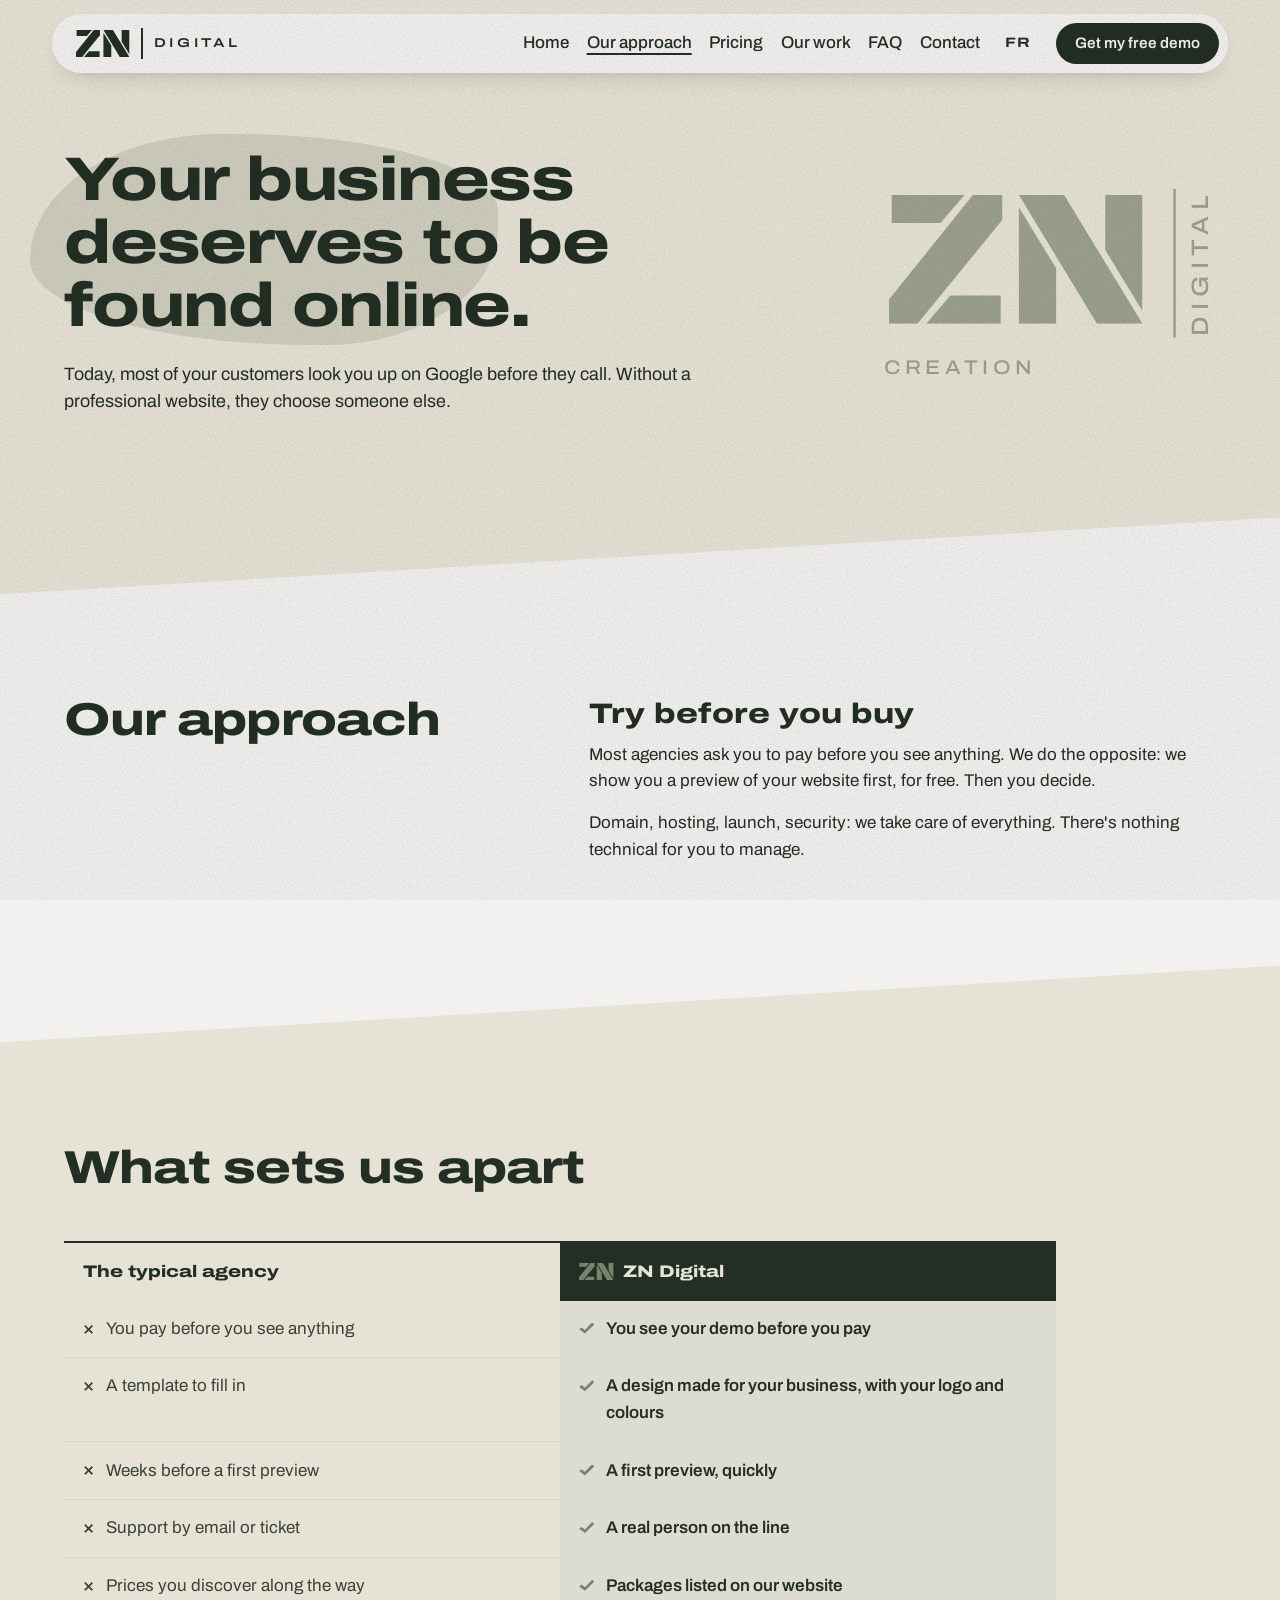
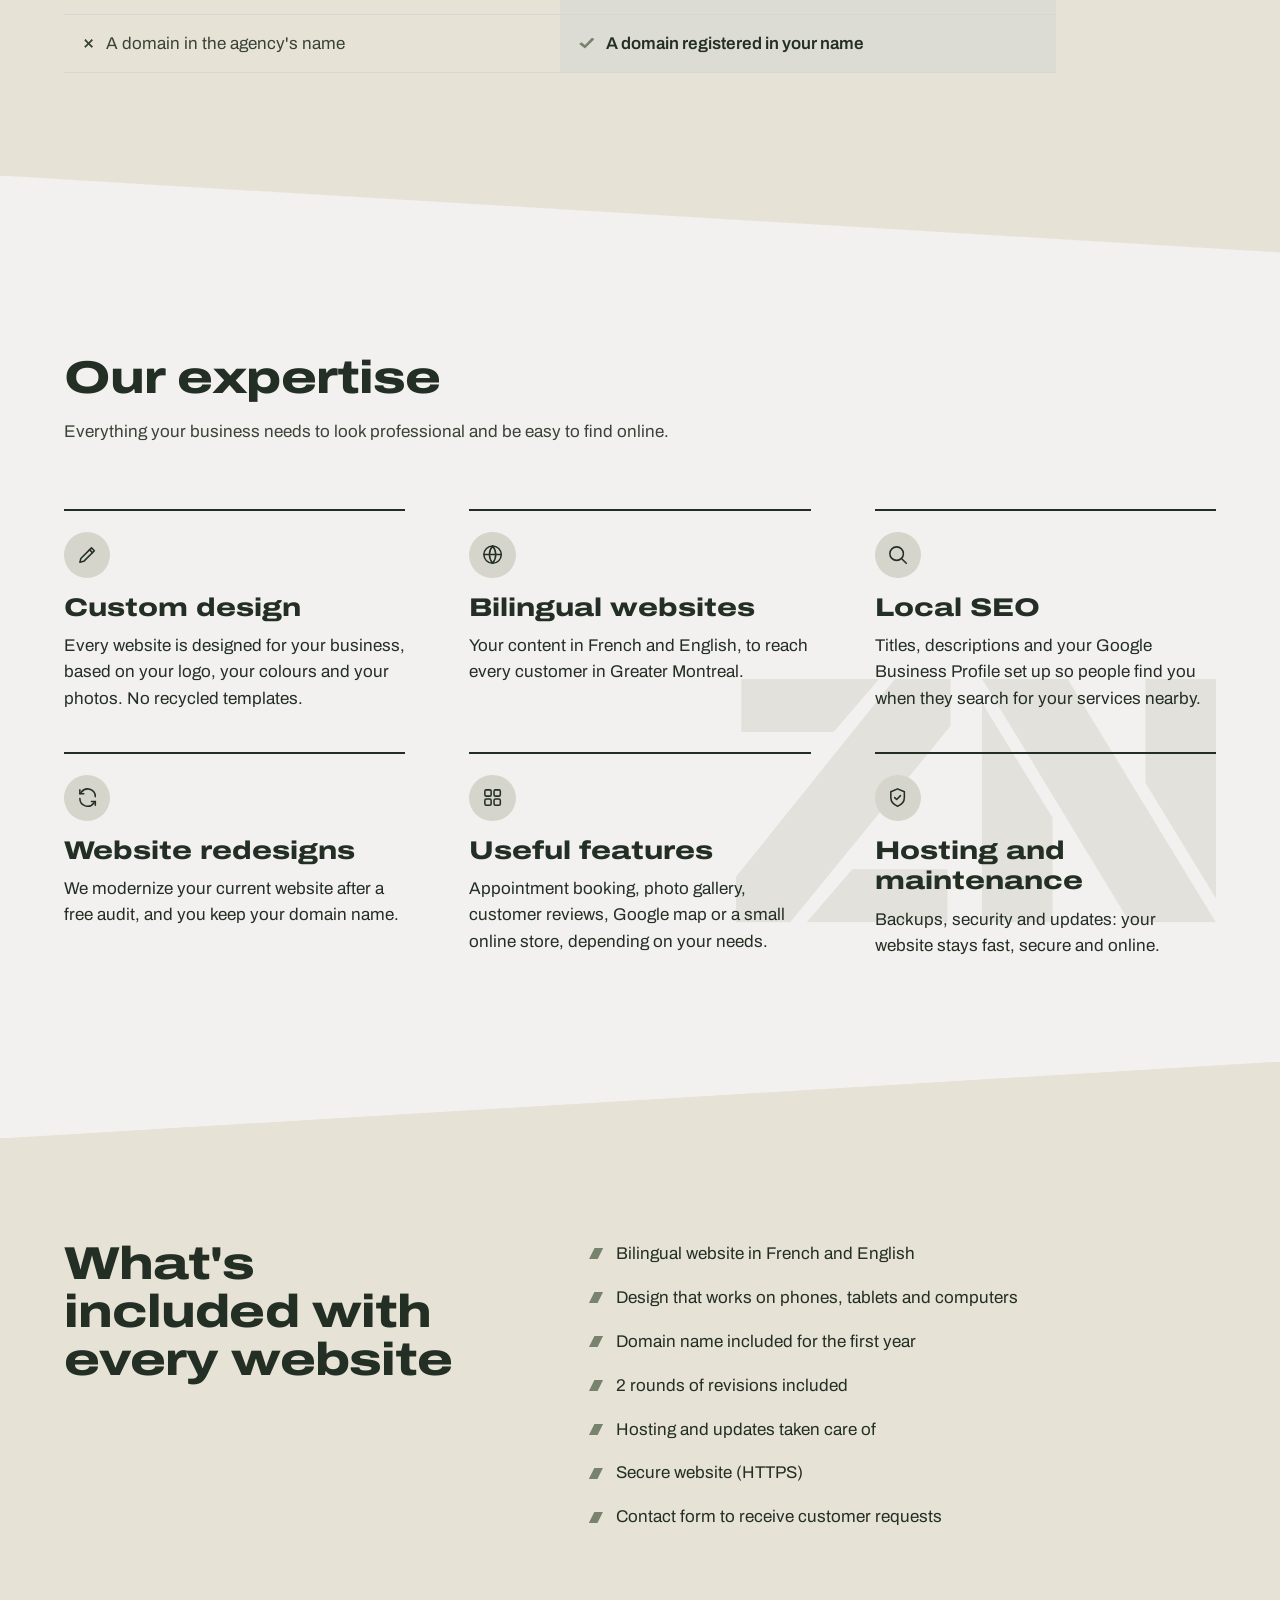
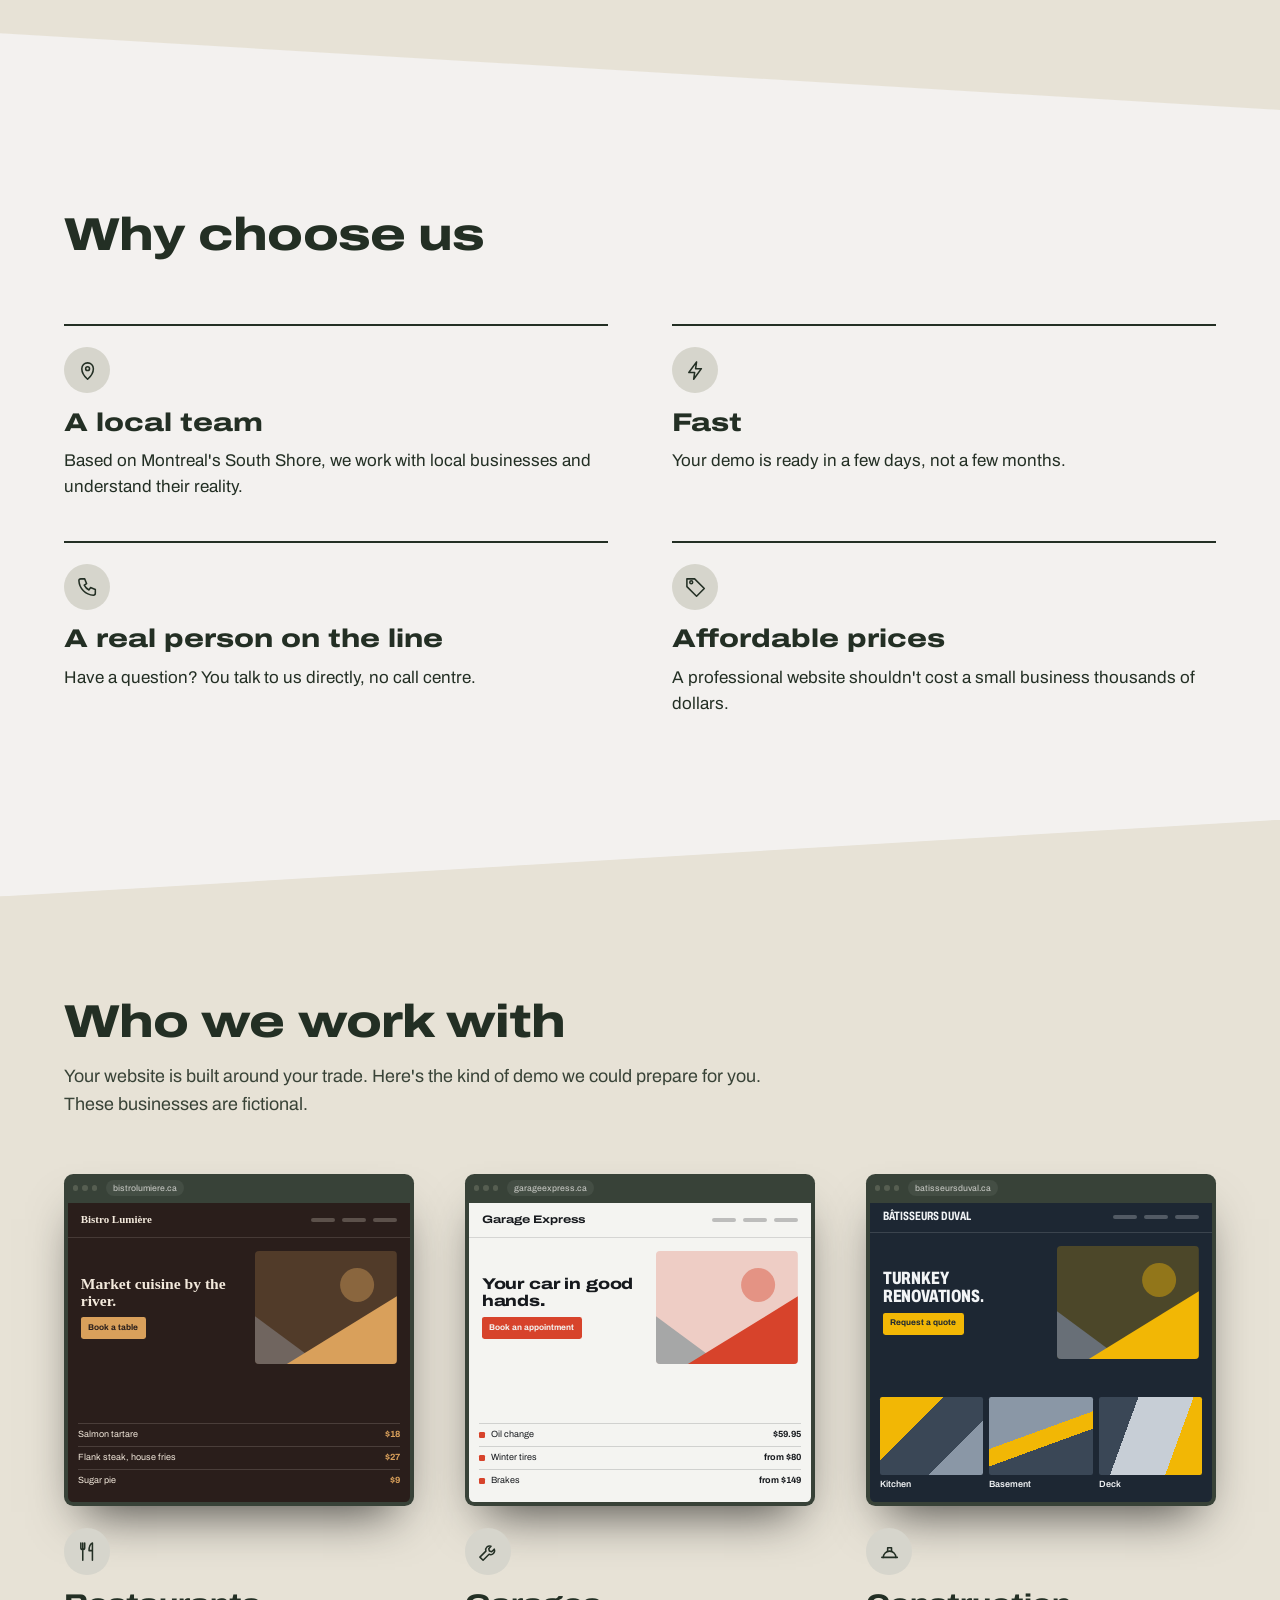
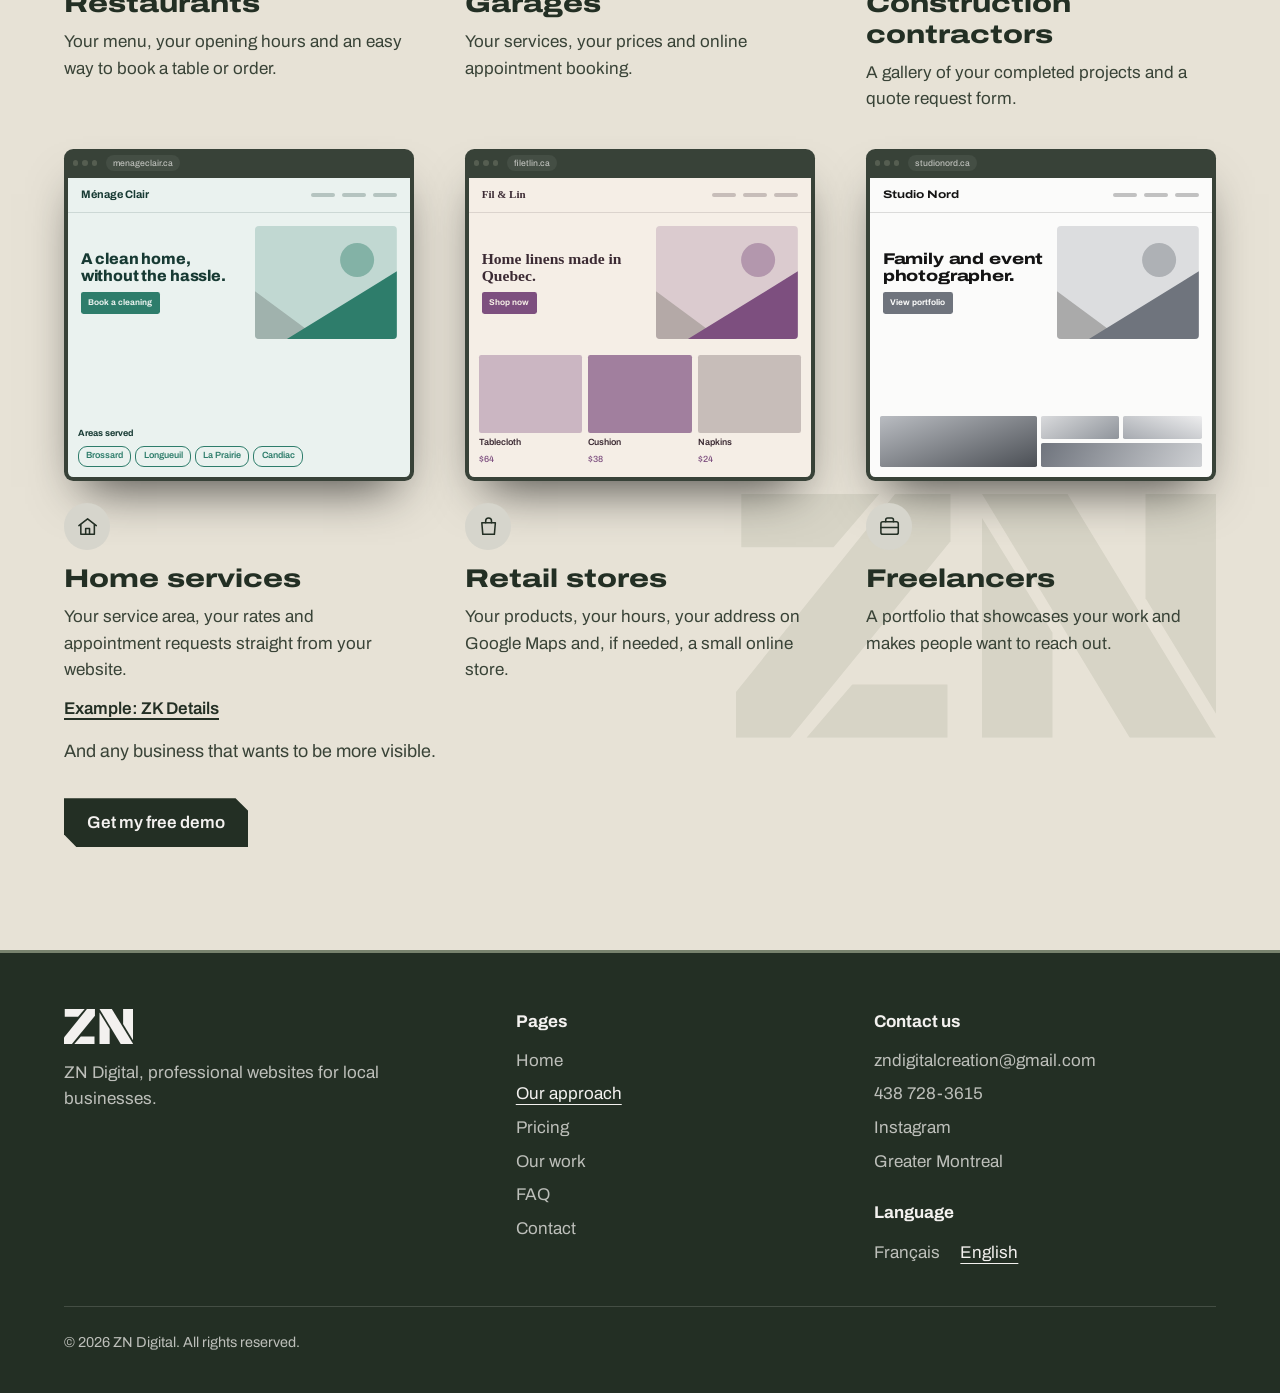
<file: en/presentation.html>
<!doctype html>
<html lang="en-CA">
<head>
  <meta charset="utf-8">
  <meta name="viewport" content="width=device-width, initial-scale=1">
  <title>Our Approach | ZN Digital</title>
  <meta name="description" content="Try before you buy: ZN Digital shows you a free preview of your future website. Local South Shore team, demo in a few days, affordable prices.">
  <link rel="canonical" href="https://aymenzakaria66-bot.github.io/zndigital-site/en/presentation.html">
  <link rel="alternate" hreflang="fr-CA" href="https://aymenzakaria66-bot.github.io/zndigital-site/presentation.html">
  <link rel="alternate" hreflang="en-CA" href="https://aymenzakaria66-bot.github.io/zndigital-site/en/presentation.html">
  <link rel="alternate" hreflang="x-default" href="https://aymenzakaria66-bot.github.io/zndigital-site/presentation.html">
  <meta property="og:title" content="Our Approach | ZN Digital">
  <meta property="og:description" content="Try before you buy: ZN Digital shows you a free preview of your future website. Local South Shore team, demo in a few days, affordable prices.">
  <meta property="og:type" content="website">
  <meta property="og:locale" content="en_CA">
  <meta name="theme-color" content="#E7E2D6">
  <link rel="icon" type="image/svg+xml" href="../assets/favicon.svg">
  <link rel="preconnect" href="https://fonts.googleapis.com">
  <link rel="preconnect" href="https://fonts.gstatic.com" crossorigin>
  <link href="https://fonts.googleapis.com/css2?family=Archivo:wdth,wght@62..125,100..900&display=swap" rel="stylesheet">
  <link rel="stylesheet" href="../styles.css">
  <script>document.documentElement.classList.add("js");</script>
</head>
<body data-page="presentation">
  <a class="skip" href="#contenu">Skip to content</a>

  <svg width="0" height="0" class="defs" aria-hidden="true">
    <symbol id="zn" viewBox="0 0 640 325">
      <polygon points="7,0 191,0 130,71 7,71"/>
      <polygon points="212,0 286,0 286,63 72,325 0,325 0,264"/>
      <polygon points="155,254 282,254 282,325 94,325"/>
      <polygon points="328,32 422,185 422,325 328,325"/>
      <polygon points="328,0 442,0 640,325 525,325"/>
      <polygon points="546,0 640,0 640,293 546,139"/>
    </symbol>
  </svg>

  <header class="entete">
    <a class="marque" href="index.html" aria-label="ZN Digital, home">
      <svg class="marque-zn" viewBox="0 0 640 325" aria-hidden="true"><use href="#zn"/></svg>
      <span class="marque-trait" aria-hidden="true"></span>
      <span class="marque-nom">Digital</span>
    </a>
    <nav class="nav" id="nav" aria-label="Main navigation">
      <a href="index.html">Home</a>
      <a href="presentation.html" aria-current="page">Our approach</a>
      <a href="forfaits.html">Pricing</a>
      <a href="portfolio.html">Our work</a>
      <a href="faq.html">FAQ</a>
      <a href="contact.html">Contact</a>
      <a class="bouton bouton-encre nav-cta" href="contact.html">Get my free demo</a>
    </nav>
    <a class="langue" href="../presentation.html" hreflang="fr" lang="fr" aria-label="Version française">FR</a>
    <a class="bouton bouton-encre entete-cta" href="contact.html">Get my free demo</a>
    <button class="menu-bouton" type="button" aria-expanded="false" aria-controls="nav">
      Menu
      <svg viewBox="0 0 16 16" aria-hidden="true"><path d="M7 0h2v7h7v2H9v7H7V9H0V7h7z"/></svg>
    </button>
  </header>

  <main id="contenu">

    <section class="bloc bloc-sauge tete">
      <div class="contenant">
        <svg class="embleme logo-complet" viewBox="-15 -20 840 480" aria-hidden="true"><use href="#zn" width="640" height="325"/><rect x="718" y="-15" width="6" height="375"/><text transform="translate(805 357) rotate(-90)" font-size="60" textLength="357" lengthAdjust="spacing">DIGITAL</text><text x="-12" y="451" font-size="50" textLength="374" lengthAdjust="spacing">CREATION</text></svg>
        <h1>Your business deserves to be found online.</h1>
        <p class="chapo">Today, most of your customers look you up on Google before they call. Without a professional website, they choose someone else.</p>
      </div>
    </section>

    <section class="bloc bloc-os">
      <div class="contenant deux">
        <h2>Our approach</h2>
        
        <div class="texte">
          <h3>Try before you buy</h3>
          <p>Most agencies ask you to pay before you see anything. We do the opposite: we show you a preview of your website first, for free. Then you decide.</p>
          <p>Domain, hosting, launch, security: we take care of everything. There's nothing technical for you to manage.</p>
        </div>
      </div>
    </section>


    <section class="bloc bloc-sauge">
      <div class="contenant">
        <h2>What sets us apart</h2>
        <div class="comparatif" role="table" aria-label="Typical agency and ZN Digital">
          <div class="cmpf-tete" role="row">
            <span role="columnheader">The typical agency</span>
            <span role="columnheader" class="cmpf-zn"><svg viewBox="0 0 640 325" aria-hidden="true"><use href="#zn"/></svg>ZN Digital</span>
          </div>
          <div class="cmpf-ligne" role="row"><span role="cell" class="cmpf-non">You pay before you see anything</span><span role="cell" class="cmpf-oui">You see your demo before you pay</span></div>
          <div class="cmpf-ligne" role="row"><span role="cell" class="cmpf-non">A template to fill in</span><span role="cell" class="cmpf-oui">A design made for your business, with your logo and colours</span></div>
          <div class="cmpf-ligne" role="row"><span role="cell" class="cmpf-non">Weeks before a first preview</span><span role="cell" class="cmpf-oui">A first preview, quickly</span></div>
          <div class="cmpf-ligne" role="row"><span role="cell" class="cmpf-non">Support by email or ticket</span><span role="cell" class="cmpf-oui">A real person on the line</span></div>
          <div class="cmpf-ligne" role="row"><span role="cell" class="cmpf-non">Prices you discover along the way</span><span role="cell" class="cmpf-oui">Packages listed on our website</span></div>
          <div class="cmpf-ligne" role="row"><span role="cell" class="cmpf-non">A domain in the agency's name</span><span role="cell" class="cmpf-oui">A domain registered in your name</span></div>
        </div>
      </div>
    </section>

    <section class="bloc bloc-os inverse">
      <svg class="fragment" viewBox="0 0 640 325" aria-hidden="true"><use href="#zn"/></svg>
      <div class="contenant">
        <h2>Our expertise</h2>
        <p class="intro">Everything your business needs to look professional and be easy to find online.</p>
        <ul class="raisons trois">
          <li>
            <span class="icone" aria-hidden="true"><svg viewBox="0 0 24 24"><path d="M4 20l4-1L19 8l-3-3L5 16z"/><path d="M14 7l3 3"/></svg></span><h3>Custom design</h3>
            <p>Every website is designed for your business, based on your logo, your colours and your photos. No recycled templates.</p>
          </li>
          <li>
            <span class="icone" aria-hidden="true"><svg viewBox="0 0 24 24"><circle cx="12" cy="12" r="9"/><path d="M3 12h18M12 3a14 14 0 0 1 0 18M12 3a14 14 0 0 0 0 18"/></svg></span><h3>Bilingual websites</h3>
            <p>Your content in French and English, to reach every customer in Greater Montreal.</p>
          </li>
          <li>
            <span class="icone" aria-hidden="true"><svg viewBox="0 0 24 24"><circle cx="11" cy="11" r="7"/><path d="M16.5 16.5L21 21"/></svg></span><h3>Local SEO</h3>
            <p>Titles, descriptions and your Google Business Profile set up so people find you when they search for your services nearby.</p>
          </li>
          <li>
            <span class="icone" aria-hidden="true"><svg viewBox="0 0 24 24"><path d="M20 11a8 8 0 0 0-14.5-4.6L4 8"/><path d="M4 4v4h4"/><path d="M4 13a8 8 0 0 0 14.5 4.6L20 16"/><path d="M20 20v-4h-4"/></svg></span><h3>Website redesigns</h3>
            <p>We modernize your current website after a free audit, and you keep your domain name.</p>
          </li>
          <li>
            <span class="icone" aria-hidden="true"><svg viewBox="0 0 24 24"><rect x="4" y="4" width="6.5" height="6.5" rx="1.5"/><rect x="13.5" y="4" width="6.5" height="6.5" rx="1.5"/><rect x="4" y="13.5" width="6.5" height="6.5" rx="1.5"/><rect x="13.5" y="13.5" width="6.5" height="6.5" rx="1.5"/></svg></span><h3>Useful features</h3>
            <p>Appointment booking, photo gallery, customer reviews, Google map or a small online store, depending on your needs.</p>
          </li>
          <li>
            <span class="icone" aria-hidden="true"><svg viewBox="0 0 24 24"><path d="M12 3l7 3v6c0 4.5-3 7.5-7 9-4-1.5-7-4.5-7-9V6z"/><path d="M9 12l2 2 4-4"/></svg></span><h3>Hosting and maintenance</h3>
            <p>Backups, security and updates: your website stays fast, secure and online.</p>
          </li>
        </ul>
      </div>
    </section>

    <section class="bloc bloc-sauge">
      <div class="contenant deux">
        <h2>What's included with every website</h2>
        <ul class="puces une">
          <li>Bilingual website in French and English</li>
          <li>Design that works on phones, tablets and computers</li>
          <li>Domain name included for the first year</li>
          <li>2 rounds of revisions included</li>
          <li>Hosting and updates taken care of</li>
          <li>Secure website (HTTPS)</li>
          <li>Contact form to receive customer requests</li>
        </ul>
      </div>
    </section>

    <section class="bloc bloc-os inverse">
      <div class="contenant">
        <h2>Why choose us</h2>
        <ul class="raisons">
          <li>
            <span class="icone" aria-hidden="true"><svg viewBox="0 0 24 24"><path d="M12 21s-6-5.5-6-11a6 6 0 0 1 12 0c0 5.5-6 11-6 11z"/><circle cx="12" cy="10" r="2"/></svg></span><h3>A local team</h3>
            <p>Based on Montreal's South Shore, we work with local businesses and understand their reality.</p>
          </li>
          <li>
            <span class="icone" aria-hidden="true"><svg viewBox="0 0 24 24"><path d="M13 3L5 14h6l-1 7 8-11h-6z"/></svg></span><h3>Fast</h3>
            <p>Your demo is ready in a few days, not a few months.</p>
          </li>
          <li>
            <span class="icone" aria-hidden="true"><svg viewBox="0 0 24 24"><path d="M5 4h4l2 5-2.5 1.5a11 11 0 0 0 5 5L15 13l5 2v4a2 2 0 0 1-2 2A16 16 0 0 1 3 6a2 2 0 0 1 2-2"/></svg></span><h3>A real person on the line</h3>
            <p>Have a question? You talk to us directly, no call centre.</p>
          </li>
          <li>
            <span class="icone" aria-hidden="true"><svg viewBox="0 0 24 24"><path d="M3 12V4h8l10 10-8 8z"/><circle cx="7.5" cy="7.5" r="1.5"/></svg></span><h3>Affordable prices</h3>
            <p>A professional website shouldn't cost a small business thousands of dollars.</p>
          </li>
        </ul>
      </div>
    </section>

    <section class="bloc bloc-sauge appel">
      <svg class="fragment gauche" viewBox="0 0 640 325" aria-hidden="true"><use href="#zn"/></svg>
      <div class="contenant">
        <h2>Who we work with</h2>
        <p class="intro">Your website is built around your trade. Here's the kind of demo we could prepare for you. These businesses are fictional.</p>
        <ul class="secteurs">
          <li>
            <div class="mq" style="--m-fond:#2A1E1B;--m-texte:#F3E9DC;--m-accent:#D9A05B" data-police="serif" aria-hidden="true">
              <div class="mq-barre"><span></span><span></span><span></span><b>bistrolumiere.ca</b></div>
              <div class="mq-site">
                <div class="mq-nav"><span class="mq-nom">Bistro Lumière</span><span class="mq-liens"><span></span><span></span><span></span></span></div>
                <div class="mq-hero">
                  <div>
                    <p class="mq-titre">Market cuisine by the river.</p>
                    <span class="mq-btn">Book a table</span>
                  </div>
                  <svg class="mq-image" viewBox="0 0 100 80" preserveAspectRatio="xMidYMid slice">
                    <rect width="100" height="80" style="fill:color-mix(in srgb, var(--m-accent) 22%, var(--m-fond))"/>
                    <circle cx="72" cy="24" r="12" style="fill:color-mix(in srgb, var(--m-accent) 55%, var(--m-fond))"/>
                    <polygon points="0,80 0,46 46,80" style="fill:color-mix(in srgb, var(--m-texte) 35%, var(--m-fond))"/>
                    <polygon points="22,80 100,32 100,80" style="fill:var(--m-accent)"/>
                  </svg>
                </div>
                <div class="mq-detail"><ul class="mq-menu"><li><span>Salmon tartare</span><b>$18</b></li><li><span>Flank steak, house fries</span><b>$27</b></li><li><span>Sugar pie</span><b>$9</b></li></ul></div>
              </div>
            </div>
            <span class="icone" aria-hidden="true"><svg viewBox="0 0 24 24"><path d="M7 3v18M5 3v5a2 2 0 0 0 4 0V3"/><path d="M17 21V3c-2 1-3.5 4-3.5 8H17"/></svg></span><h3>Restaurants</h3>
            <p>Your menu, your opening hours and an easy way to book a table or order.</p>
          </li>
          <li>
            <div class="mq" style="--m-fond:#F4F4F1;--m-texte:#16191D;--m-accent:#D7432B" data-police="large" aria-hidden="true">
              <div class="mq-barre"><span></span><span></span><span></span><b>garageexpress.ca</b></div>
              <div class="mq-site">
                <div class="mq-nav"><span class="mq-nom">Garage Express</span><span class="mq-liens"><span></span><span></span><span></span></span></div>
                <div class="mq-hero">
                  <div>
                    <p class="mq-titre">Your car in good hands.</p>
                    <span class="mq-btn">Book an appointment</span>
                  </div>
                  <svg class="mq-image" viewBox="0 0 100 80" preserveAspectRatio="xMidYMid slice">
                    <rect width="100" height="80" style="fill:color-mix(in srgb, var(--m-accent) 22%, var(--m-fond))"/>
                    <circle cx="72" cy="24" r="12" style="fill:color-mix(in srgb, var(--m-accent) 55%, var(--m-fond))"/>
                    <polygon points="0,80 0,46 46,80" style="fill:color-mix(in srgb, var(--m-texte) 35%, var(--m-fond))"/>
                    <polygon points="22,80 100,32 100,80" style="fill:var(--m-accent)"/>
                  </svg>
                </div>
                <div class="mq-detail"><ul class="mq-services"><li><span>Oil change</span><b>$59.95</b></li><li><span>Winter tires</span><b>from $80</b></li><li><span>Brakes</span><b>from $149</b></li></ul></div>
              </div>
            </div>
            <span class="icone" aria-hidden="true"><svg viewBox="0 0 24 24"><path d="M14.5 6.5a4 4 0 0 0-5.3 5L3 17.7 6.3 21l6.2-6.2a4 4 0 0 0 5.3-5.3l-2.6 2.6-2.4-.6-.6-2.4z"/></svg></span><h3>Garages</h3>
            <p>Your services, your prices and online appointment booking.</p>
          </li>
          <li>
            <div class="mq" style="--m-fond:#1D2733;--m-texte:#F2F4F6;--m-accent:#F2B705" data-police="etroite" aria-hidden="true">
              <div class="mq-barre"><span></span><span></span><span></span><b>batisseursduval.ca</b></div>
              <div class="mq-site">
                <div class="mq-nav"><span class="mq-nom">Bâtisseurs Duval</span><span class="mq-liens"><span></span><span></span><span></span></span></div>
                <div class="mq-hero">
                  <div>
                    <p class="mq-titre">Turnkey renovations.</p>
                    <span class="mq-btn">Request a quote</span>
                  </div>
                  <svg class="mq-image" viewBox="0 0 100 80" preserveAspectRatio="xMidYMid slice">
                    <rect width="100" height="80" style="fill:color-mix(in srgb, var(--m-accent) 22%, var(--m-fond))"/>
                    <circle cx="72" cy="24" r="12" style="fill:color-mix(in srgb, var(--m-accent) 55%, var(--m-fond))"/>
                    <polygon points="0,80 0,46 46,80" style="fill:color-mix(in srgb, var(--m-texte) 35%, var(--m-fond))"/>
                    <polygon points="22,80 100,32 100,80" style="fill:var(--m-accent)"/>
                  </svg>
                </div>
                <div class="mq-detail"><ul class="mq-galerie"><li><span></span>Kitchen</li><li><span></span>Basement</li><li><span></span>Deck</li></ul></div>
              </div>
            </div>
            <span class="icone" aria-hidden="true"><svg viewBox="0 0 24 24"><path d="M4 18h16"/><path d="M5.5 18a6.5 6.5 0 0 1 13 0"/><path d="M10 11.6V8h4v3.6"/></svg></span><h3>Construction contractors</h3>
            <p>A gallery of your completed projects and a quote request form.</p>
          </li>
          <li>
            <div class="mq" style="--m-fond:#EAF2EF;--m-texte:#173A33;--m-accent:#2E7D6B" aria-hidden="true">
              <div class="mq-barre"><span></span><span></span><span></span><b>menageclair.ca</b></div>
              <div class="mq-site">
                <div class="mq-nav"><span class="mq-nom">Ménage Clair</span><span class="mq-liens"><span></span><span></span><span></span></span></div>
                <div class="mq-hero">
                  <div>
                    <p class="mq-titre">A clean home, without the hassle.</p>
                    <span class="mq-btn">Book a cleaning</span>
                  </div>
                  <svg class="mq-image" viewBox="0 0 100 80" preserveAspectRatio="xMidYMid slice">
                    <rect width="100" height="80" style="fill:color-mix(in srgb, var(--m-accent) 22%, var(--m-fond))"/>
                    <circle cx="72" cy="24" r="12" style="fill:color-mix(in srgb, var(--m-accent) 55%, var(--m-fond))"/>
                    <polygon points="0,80 0,46 46,80" style="fill:color-mix(in srgb, var(--m-texte) 35%, var(--m-fond))"/>
                    <polygon points="22,80 100,32 100,80" style="fill:var(--m-accent)"/>
                  </svg>
                </div>
                <div class="mq-detail"><p class="mq-sous">Areas served</p><ul class="mq-zones"><li>Brossard</li><li>Longueuil</li><li>La Prairie</li><li>Candiac</li></ul></div>
              </div>
            </div>
            <span class="icone" aria-hidden="true"><svg viewBox="0 0 24 24"><path d="M3 11l9-7 9 7"/><path d="M5 10v10h14V10"/><path d="M10 20v-6h4v6"/></svg></span><h3>Home services</h3>
            <p>Your service area, your rates and appointment requests straight from your website.</p>
            <a class="lien" href="portfolio.html">Example: ZK Details</a>
          </li>
          <li>
            <div class="mq" style="--m-fond:#F5EEE6;--m-texte:#3B2A33;--m-accent:#7D4F7F" data-police="serif" aria-hidden="true">
              <div class="mq-barre"><span></span><span></span><span></span><b>filetlin.ca</b></div>
              <div class="mq-site">
                <div class="mq-nav"><span class="mq-nom">Fil &amp; Lin</span><span class="mq-liens"><span></span><span></span><span></span></span></div>
                <div class="mq-hero">
                  <div>
                    <p class="mq-titre">Home linens made in Quebec.</p>
                    <span class="mq-btn">Shop now</span>
                  </div>
                  <svg class="mq-image" viewBox="0 0 100 80" preserveAspectRatio="xMidYMid slice">
                    <rect width="100" height="80" style="fill:color-mix(in srgb, var(--m-accent) 22%, var(--m-fond))"/>
                    <circle cx="72" cy="24" r="12" style="fill:color-mix(in srgb, var(--m-accent) 55%, var(--m-fond))"/>
                    <polygon points="0,80 0,46 46,80" style="fill:color-mix(in srgb, var(--m-texte) 35%, var(--m-fond))"/>
                    <polygon points="22,80 100,32 100,80" style="fill:var(--m-accent)"/>
                  </svg>
                </div>
                <div class="mq-detail"><ul class="mq-produits"><li><span></span>Tablecloth<b>$64</b></li><li><span></span>Cushion<b>$38</b></li><li><span></span>Napkins<b>$24</b></li></ul></div>
              </div>
            </div>
            <span class="icone" aria-hidden="true"><svg viewBox="0 0 24 24"><path d="M5 8h14l-1 12H6z"/><path d="M9 8V6a3 3 0 0 1 6 0v2"/></svg></span><h3>Retail stores</h3>
            <p>Your products, your hours, your address on Google Maps and, if needed, a small online store.</p>
          </li>
          <li>
            <div class="mq" style="--m-fond:#FBFBFA;--m-texte:#141414;--m-accent:#6F747D" data-police="large" aria-hidden="true">
              <div class="mq-barre"><span></span><span></span><span></span><b>studionord.ca</b></div>
              <div class="mq-site">
                <div class="mq-nav"><span class="mq-nom">Studio Nord</span><span class="mq-liens"><span></span><span></span><span></span></span></div>
                <div class="mq-hero">
                  <div>
                    <p class="mq-titre">Family and event photographer.</p>
                    <span class="mq-btn">View portfolio</span>
                  </div>
                  <svg class="mq-image" viewBox="0 0 100 80" preserveAspectRatio="xMidYMid slice">
                    <rect width="100" height="80" style="fill:color-mix(in srgb, var(--m-accent) 22%, var(--m-fond))"/>
                    <circle cx="72" cy="24" r="12" style="fill:color-mix(in srgb, var(--m-accent) 55%, var(--m-fond))"/>
                    <polygon points="0,80 0,46 46,80" style="fill:color-mix(in srgb, var(--m-texte) 35%, var(--m-fond))"/>
                    <polygon points="22,80 100,32 100,80" style="fill:var(--m-accent)"/>
                  </svg>
                </div>
                <div class="mq-detail"><ul class="mq-photos"><li></li><li></li><li></li><li></li></ul></div>
              </div>
            </div>
            <span class="icone" aria-hidden="true"><svg viewBox="0 0 24 24"><rect x="3" y="7" width="18" height="13" rx="2"/><path d="M8 7V5a2 2 0 0 1 2-2h4a2 2 0 0 1 2 2v2M3 13h18"/></svg></span><h3>Freelancers</h3>
            <p>A portfolio that showcases your work and makes people want to reach out.</p>
          </li>
        </ul>
        <p class="secteurs-suite">And any business that wants to be more visible.</p>
        <a class="bouton bouton-encre" href="contact.html">Get my free demo</a>
      </div>
    </section>
  </main>

  <div class="barre-mobile">
    <a class="bouton bouton-os" href="tel:+14387283615">Call</a>
    <a class="bouton bouton-encre" href="contact.html">My free demo</a>
  </div>

  <footer class="pied">
    <div class="contenant pied-grille">
      <div class="pied-marque">
        <svg viewBox="0 0 640 325" role="img" aria-label="ZN Digital"><use href="#zn"/></svg>
        <p>ZN Digital, professional websites for local businesses.</p>
      </div>
      <nav aria-label="Footer">
        <p class="pied-titre">Pages</p>
        <ul>
          <li><a href="index.html">Home</a></li>
          <li><a href="presentation.html" aria-current="page">Our approach</a></li>
          <li><a href="forfaits.html">Pricing</a></li>
          <li><a href="portfolio.html">Our work</a></li>
          <li><a href="faq.html">FAQ</a></li>
          <li><a href="contact.html">Contact</a></li>
        </ul>
      </nav>
      <div>
        <p class="pied-titre">Contact us</p>
        <ul>
          <li><a href="mailto:zndigitalcreation@gmail.com">zndigitalcreation@gmail.com</a></li>
          <li><a href="tel:+14387283615">438 728-3615</a></li>
          <li><a href="https://www.instagram.com/zndigitalcreation/" target="_blank" rel="noopener">Instagram</a></li>
          <li>Greater Montreal</li>
        </ul>
        <p class="pied-titre pied-langues-titre">Language</p>
        <p class="pied-langues">
          <a href="../presentation.html" hreflang="fr" lang="fr">Français</a>
          <a href="presentation.html" hreflang="en" lang="en" aria-current="true">English</a>
        </p>
      </div>
      <p class="pied-bas">© <span id="annee">2026</span> ZN Digital. All rights reserved.</p>
    </div>
  </footer>

  <script src="../script.js"></script>
</body>
</html>
</file>
<file: styles.css>
/* ZN Digital : les couleurs exactes des logos.
   Vert (#9CA08F) et crème (#E9E8E6), celles du logo crème sur vert, sont les couleurs principales.
   Le kaki foncé (#1E1E13) est tertiaire : texte, boutons et petits accents.
   Les nuances plus bas sont des mélanges de ces trois couleurs. */
:root {
  --sauge: #9CA08F;
  --encre: #1E1E13;
  --os: #E9E8E6;

  --sauge-fonce: color-mix(in srgb, var(--encre) 10%, var(--sauge));
  --encre-mi: color-mix(in srgb, var(--encre) 58%, var(--sauge));
  --encre-doux: color-mix(in srgb, var(--encre) 82%, var(--sauge));
  --encre-trait: color-mix(in srgb, var(--os) 16%, var(--encre));
  --os-doux: color-mix(in srgb, var(--os) 74%, var(--encre));

  --large: "wdth" 125;
  --marge: clamp(1.25rem, 5vw, 5rem);
  --coupe: clamp(2rem, 6vw, 6rem);      /* hauteur des coupes diagonales */
  --respire: clamp(4rem, 8vw, 7rem);    /* espace vertical des sections */
  --ease: cubic-bezier(.2, .8, .2, 1);
}

*, *::before, *::after { box-sizing: border-box; }

html { scroll-behavior: smooth; scroll-padding-top: 5rem; }

body {
  margin: 0;
  background: var(--sauge);
  color: var(--encre);
  font-family: "Archivo", "Helvetica Neue", Arial, sans-serif;
  font-size: 1.0625rem;
  line-height: 1.55;
  -webkit-font-smoothing: antialiased;
}

h1, h2, h3, p, ul, ol, dl, dd, fieldset { margin: 0; padding: 0; }
ul, ol { list-style: none; }
fieldset { border: 0; min-width: 0; }
a { color: inherit; }
svg { display: block; }
img { max-width: 100%; }
.defs { position: absolute; }

h1, h2 {
  font-variation-settings: var(--large);
  font-weight: 800;
  letter-spacing: -0.02em;
  text-wrap: balance;
}
h1 { font-size: clamp(2.3rem, 4.8vw, 4.4rem); line-height: 1.02; }
h2 { font-size: clamp(1.9rem, 3.6vw, 3.25rem); line-height: 1.04; max-width: 20ch; }
h3 { font-variation-settings: var(--large); font-weight: 700; font-size: 1.3rem; line-height: 1.2; }

.chapo { font-size: clamp(1.1rem, 1.4vw, 1.3rem); line-height: 1.5; max-width: 36em; }

:focus-visible { outline: 3px solid currentColor; outline-offset: 3px; }

.skip {
  position: absolute; left: 1rem; top: -4rem; z-index: 40;
  background: var(--encre); color: var(--os); padding: .6rem 1rem;
}
.skip:focus { top: 1rem; }

.contenant { position: relative; z-index: 1; max-width: 82rem; margin-inline: auto; padding-inline: var(--marge); }

/* ---------- Boutons et liens ---------- */
.bouton {
  display: inline-block;
  font: inherit; font-weight: 600; line-height: 1.2;
  padding: .9rem 1.45rem;
  border: 0; text-decoration: none; cursor: pointer;
  /* coin coupé, comme les lettres du logo ; balayage diagonal au survol */
  clip-path: polygon(0 0, calc(100% - .8rem) 0, 100% .8rem, 100% 100%, .8rem 100%, 0 calc(100% - .8rem));
  background-size: 260% 100%;
  background-position: 100% 0;
  transition: background-position .45s var(--ease);
}
.bouton:hover { background-position: 0 0; }
.bouton:focus-visible { clip-path: none; }
.bouton-encre { color: var(--os); background-image: linear-gradient(115deg, var(--encre-mi) 50%, var(--encre) 50.1%); }
.bouton-os { color: var(--encre); background-image: linear-gradient(115deg, var(--sauge) 50%, var(--os) 50.1%); }

.lien { font-weight: 600; text-underline-offset: .25em; text-decoration-thickness: 2px; }
.lien:hover { text-decoration-thickness: 3px; }

.actions { display: flex; flex-wrap: wrap; align-items: center; gap: 1rem 1.75rem; margin-top: 2.25rem; }

/* ---------- En-tête ---------- */
.entete {
  position: sticky; top: 0; z-index: 20;
  display: flex; align-items: center; gap: 2rem;
  padding: .9rem var(--marge);
  background: var(--sauge);
  transition: box-shadow .25s;
}
.entete.defilee { box-shadow: 0 .7rem 1.6rem -1rem rgba(30, 30, 19, .65); }
.marque { display: flex; align-items: center; gap: .7rem; text-decoration: none; margin-right: auto; }
.marque-zn { height: 1.7rem; width: auto; fill: currentColor; }
.marque-trait { width: 2px; height: 1.9rem; background: currentColor; }
.marque-nom {
  font-variation-settings: var(--large); font-weight: 600;
  font-size: .8rem; letter-spacing: .28em; text-transform: uppercase;
}
.nav { display: flex; align-items: center; gap: 1.6rem; }
.nav a { text-decoration: none; font-weight: 500; }
.nav a:hover, .nav a[aria-current="page"] { text-decoration: underline; text-underline-offset: .3em; text-decoration-thickness: 2px; }
.nav a.nav-cta { display: none; text-decoration: none; }
.entete-cta { padding: .65rem 1.1rem; font-size: .95rem; }
.langue {
  font-variation-settings: var(--large); font-weight: 700; font-size: .85rem; letter-spacing: .08em;
  text-decoration: none; padding: .3rem .15rem; border-bottom: 2px solid transparent;
}
.langue:hover { border-bottom-color: currentColor; }
.menu-bouton {
  display: none; align-items: center; gap: .55rem;
  font: inherit; font-weight: 600; color: var(--encre);
  background: none; border: 2px solid var(--encre); padding: .45rem .9rem; cursor: pointer;
}
.menu-bouton svg { width: 1rem; height: 1rem; fill: currentColor; transition: transform .25s var(--ease); }
.menu-bouton[aria-expanded="true"] svg { transform: rotate(45deg); }

/* ---------- Sections et coupes diagonales ---------- */
.bloc { position: relative; overflow: clip; padding: var(--respire) 0 calc(var(--respire) + var(--coupe)); }
.bloc + .bloc {
  margin-top: calc(var(--coupe) * -1);
  padding-top: calc(var(--respire) + var(--coupe));
  clip-path: polygon(0 var(--coupe), 100% 0, 100% 100%, 0 100%);
}
.bloc + .bloc.inverse { clip-path: polygon(0 0, 100% var(--coupe), 100% 100%, 0 100%); }
main > .bloc:last-child { padding-bottom: var(--respire); }
.bloc-sauge { background: var(--sauge); }
.bloc-os { background: var(--os); }
.bloc-encre { background: var(--encre); color: var(--os); }

.intro { margin-top: 1rem; max-width: 40em; }
.bloc-os .intro { color: var(--encre-doux); }
.bloc-encre .intro { color: var(--os-doux); }

/* Grands fragments du monogramme en fond */
.fragment {
  position: absolute; right: -14%; bottom: -4%; width: min(76rem, 95vw); height: auto;
  pointer-events: none;
  transform: translateY(var(--par, 0px)) rotate(-7deg);
}
.fragment.gauche { right: auto; left: -18%; bottom: auto; top: 14%; transform: translateY(var(--par, 0px)) rotate(6deg); }
.bloc-sauge .fragment { fill: var(--sauge-fonce); }
.bloc-encre .fragment { fill: color-mix(in srgb, var(--os) 5%, var(--encre)); }

/* ---------- Haut de page : accueil ---------- */
.hero .contenant {
  display: grid; grid-template-columns: minmax(0, 1fr) minmax(0, 1fr);
  align-items: center; gap: clamp(2rem, 5vw, 5rem); max-width: 90rem;
}
.hero h1 { max-width: 18ch; font-size: clamp(2.2rem, 3.9vw, 3.7rem); }
.accroche { margin-top: 1.75rem; font-weight: 700; font-size: clamp(1.15rem, 1.6vw, 1.4rem); max-width: 30em; }
.hero .chapo { margin-top: .5rem; }
/* Démo qui se construit dans une fenêtre de navigateur (une seule fois, au chargement) */
.chantier { position: relative; container-type: inline-size; padding-bottom: 1.6rem; }
.ch-fenetre {
  font-size: 2.6cqi;
  background: var(--encre); border-radius: .9em; padding: 0 .4em .4em;
  box-shadow: 0 2.5rem 5rem -1.5rem rgba(30, 30, 19, .6);
  animation: ch-entree .6s var(--ease) .1s both;
}
.ch-barre { display: flex; align-items: center; gap: .38em; padding: .65em .45em; }
.ch-barre > span { width: .6em; height: .6em; border-radius: 50%; background: var(--encre-mi); }
.ch-url {
  margin-left: .7em; padding: .2em .9em; border-radius: 1em; min-width: 11em;
  background: var(--encre-trait); color: var(--os-doux); font-weight: 500; font-size: .8em;
}
.ch-url span { display: inline-block; animation: ch-taper .7s steps(var(--n)) .55s both; }
.ch-site { background: var(--os); border-radius: 0 0 .5em .5em; overflow: hidden; color: var(--encre); }

.ch-nav {
  display: flex; align-items: center; gap: 1.2em; height: 3em; padding: 0 1.3em;
  border-bottom: 1px solid color-mix(in srgb, var(--encre) 12%, var(--os));
  animation: ch-descendre .5s var(--ease) 1.2s both;
}
.ch-logo { font-variation-settings: var(--large); font-weight: 800; font-size: .95em; margin-right: auto; }
.ch-liens { display: flex; gap: .8em; }
.ch-liens span { width: 2.6em; height: .42em; border-radius: .3em; background: color-mix(in srgb, var(--encre) 22%, var(--os)); }
.ch-nav-btn {
  width: 5.2em; height: 1.6em; background: var(--encre);
  clip-path: polygon(0 0, calc(100% - .4em) 0, 100% .4em, 100% 100%, .4em 100%, 0 calc(100% - .4em));
}

.ch-hero { display: grid; grid-template-columns: minmax(0, 1.15fr) minmax(0, 1fr); gap: 1.4em; padding: 1.7em 1.3em 1.5em; align-items: center; }
.ch-titre { font-variation-settings: var(--large); font-weight: 800; font-size: 1.65em; line-height: 1.04; letter-spacing: -.02em; }
.ch-titre span { display: block; animation: ch-coupe .8s var(--ease) both; }
.ch-titre span:first-child { animation-delay: 1.65s; }
.ch-titre span:last-child { animation-delay: 1.8s; }
.ch-ligne {
  display: block; height: .5em; margin-top: .75em; border-radius: .3em;
  background: color-mix(in srgb, var(--encre) 18%, var(--os));
  transform-origin: left; animation: ch-etirer .5s var(--ease) 2.1s both;
}
.ch-ligne:first-of-type { margin-top: 1.1em; }
.ch-ligne.courte { width: 68%; animation-delay: 2.2s; }
.ch-btn {
  display: inline-block; margin-top: 1.2em; padding: .75em 1.15em;
  background: var(--encre); color: var(--os); font-size: .78em; font-weight: 600;
  clip-path: polygon(0 0, calc(100% - .55em) 0, 100% .55em, 100% 100%, .55em 100% , 0 calc(100% - .55em));
  animation: ch-surgir .45s cubic-bezier(.3, 1.6, .5, 1) 2.45s both;
}
.ch-image { display: block; width: 100%; height: auto; aspect-ratio: 5 / 6; animation: ch-balayer .9s var(--ease) 1.4s both; }

.ch-cartes { display: grid; grid-template-columns: repeat(3, minmax(0, 1fr)); gap: 1em; padding: 0 1.3em 1.4em; }
.ch-cartes span {
  height: 5.4em; border-radius: .4em;
  background:
    linear-gradient(var(--encre) 0 0) 1em 1em / 1.3em 1.3em no-repeat,
    linear-gradient(color-mix(in srgb, var(--encre) 20%, var(--os)) 0 0) 1em 3em / 62% .45em no-repeat,
    linear-gradient(color-mix(in srgb, var(--encre) 20%, var(--os)) 0 0) 1em 3.9em / 40% .45em no-repeat,
    color-mix(in srgb, var(--sauge) 30%, var(--os));
  animation: ch-monter .5s var(--ease) both;
}
.ch-cartes span:nth-child(1) { animation-delay: 2.65s; }
.ch-cartes span:nth-child(2) { animation-delay: 2.77s; }
.ch-cartes span:nth-child(3) { animation-delay: 2.89s; }

.ch-badge {
  position: absolute; right: 1rem; bottom: 0;
  display: flex; align-items: center; gap: .55em;
  padding: .8em 1.15em; background: var(--os); color: var(--encre);
  font-variation-settings: var(--large); font-weight: 700; font-size: clamp(.85rem, 1.1vw, 1rem);
  clip-path: polygon(0 0, calc(100% - .7em) 0, 100% .7em, 100% 100%, .7em 100%, 0 calc(100% - .7em));
  filter: drop-shadow(0 .8rem 1.2rem rgba(30, 30, 19, .35));
  transform: rotate(-3deg);
  animation: ch-tampon .5s cubic-bezier(.3, 1.5, .5, 1) 3.3s both;
}
.ch-badge svg { width: 1.15em; height: 1.15em; fill: var(--encre); }
/* L'animation attend que la fenêtre soit visible (utile sur téléphone, où elle est sous le texte) */
.js .chantier:not(.joue) .ch-fenetre,
.js .chantier:not(.joue) .ch-fenetre *,
.js .chantier:not(.joue) .ch-badge { animation-play-state: paused; }

@keyframes ch-entree  { from { opacity: 0; transform: translateY(1.5rem) scale(.97); } }
@keyframes ch-taper   { from { clip-path: inset(0 100% 0 0); } to { clip-path: inset(0 0 0 0); } }
@keyframes ch-descendre { from { opacity: 0; transform: translateY(-100%); } }
@keyframes ch-coupe   { from { clip-path: polygon(0 -10%, 0 -10%, -15% 115%, 0 115%); } to { clip-path: polygon(0 -10%, 115% -10%, 100% 115%, 0 115%); } }
@keyframes ch-etirer  { from { transform: scaleX(0); } }
@keyframes ch-surgir  { from { opacity: 0; transform: scale(.6); } }
@keyframes ch-balayer { from { clip-path: polygon(0 0, 0 0, 0 100%, 0 100%); } to { clip-path: polygon(0 0, 130% 0, 100% 100%, 0 100%); } }
@keyframes ch-monter  { from { opacity: 0; transform: translateY(1em); } }
@keyframes ch-tampon  { from { opacity: 0; transform: rotate(-3deg) scale(1.5); } }

/* ---------- Haut de page : pages intérieures ---------- */
.tete { padding-top: clamp(3rem, 7vw, 6rem); }
.tete h1 { max-width: 18ch; }
.tete .chapo { margin-top: 1.5rem; }
.tete .fragment { width: min(46rem, 72vw); right: -8%; top: 8%; bottom: auto; }

/* ---------- Mises en page communes ---------- */
.deux {
  display: grid; grid-template-columns: minmax(0, 1fr) minmax(0, 1.4fr);
  gap: 2rem clamp(2rem, 6vw, 6rem); align-items: start;
}
.texte p { max-width: 36em; }
.texte p + p { margin-top: 1rem; }
.texte h3 + p { margin-top: .7rem; }
.texte h3 { font-size: clamp(1.35rem, 2.2vw, 1.8rem); font-weight: 800; }

/* Liste à puces en forme de coupe */
.puces { display: grid; grid-template-columns: repeat(2, minmax(0, 1fr)); gap: 1.1rem 2.5rem; }
.puces li { position: relative; padding-left: 1.7rem; }
.puces li::before {
  content: ""; position: absolute; left: 0; top: .42em;
  width: .9rem; height: .72rem; background: currentColor;
  clip-path: polygon(40% 0, 100% 0, 60% 100%, 0 100%);
}
.bloc-encre .puces li::before { background: var(--sauge); }
.puces.une { grid-template-columns: 1fr; }

/* Étapes : la ligne se trace et les chiffres se remplissent au défilement */
.etapes {
  counter-reset: etape;
  display: grid; grid-template-columns: repeat(3, minmax(0, 1fr));
  gap: 2.5rem clamp(1.5rem, 3vw, 3rem);
  margin-top: clamp(2.5rem, 5vw, 4rem);
}
.etapes li {
  --f: 1;
  counter-increment: etape; position: relative;
  padding-top: 1.1rem; border-top: 3px solid color-mix(in srgb, var(--encre) 16%, var(--os));
}
.js .etapes li { --f: 0; }
.etapes li::after {
  content: ""; position: absolute; left: 0; top: -3px; width: 100%; height: 3px;
  background: var(--encre); transform: scaleX(var(--f)); transform-origin: left;
}
.etapes li::before {
  content: counter(etape); display: block;
  font-variation-settings: var(--large); font-weight: 900;
  font-size: clamp(3rem, 5vw, 4.5rem); line-height: 1; margin-bottom: 1rem;
  color: color-mix(in srgb, var(--encre) calc(var(--f) * 100%), var(--sauge));
}
.etapes p { margin-top: .6rem; color: var(--encre-doux); max-width: 26em; }

.note {
  margin-top: clamp(2.5rem, 5vw, 3.5rem); max-width: 48rem;
  padding: 1.25rem 1.5rem; border-left: 4px solid var(--encre);
  background: color-mix(in srgb, var(--sauge) 24%, var(--os));
}
.note h3 { font-size: 1.1rem; }
.note p { margin-top: .4rem; }

.suite { margin-top: 2.5rem; }

/* ---------- Réalisations : le site du client dans une fenêtre et un téléphone ---------- */
.vitrine {
  display: block; position: relative; perspective: 1600px;
  margin-top: clamp(2.5rem, 5vw, 4rem);
  padding: 0 clamp(1.5rem, 9%, 7rem) clamp(1.5rem, 4%, 3rem) 0;
}
.vitrine img { display: block; width: 100%; height: auto; }
.ecran {
  background: var(--encre); border-radius: .9rem; padding: 0 .45rem .45rem;
  box-shadow: 0 2.5rem 5rem -1.5rem rgba(30, 30, 19, .55);
  transform: rotateX(calc(var(--rx, 0) * 1deg)) rotateY(calc(var(--ry, 0) * 1deg));
  transition: transform .35s var(--ease);
}
.ecran-barre { display: flex; align-items: center; gap: .4rem; padding: .7rem .5rem; }
.ecran-barre span { width: .6rem; height: .6rem; border-radius: 50%; background: var(--encre-mi); }
.ecran-barre b {
  margin-left: .8rem; padding: .2rem .9rem; border-radius: 1rem;
  background: var(--encre-trait); color: var(--os-doux); font-weight: 500; font-size: .8rem;
}
.ecran-vue { aspect-ratio: 16 / 10; overflow: hidden; border-radius: 0 0 .5rem .5rem; }
.ecran-page { transition: transform 1.2s cubic-bezier(.3, 0, .2, 1); }
.vitrine.defile .ecran-page { transform: translateY(-80%); transition: transform 14s linear; }
.telephone {
  position: absolute; right: 0; bottom: 0; width: 21%;
  background: var(--encre); border-radius: clamp(.8rem, 2.2vw, 2rem); padding: clamp(.25rem, .6vw, .5rem);
  box-shadow: 0 2rem 4rem -1rem rgba(30, 30, 19, .65);
  transform: translate(calc(var(--ry, 0) * -3px), calc(var(--rx, 0) * 3px));
  transition: transform .35s var(--ease);
}
.telephone img { border-radius: clamp(.6rem, 1.7vw, 1.55rem); }

.fiche {
  display: grid; grid-template-columns: minmax(0, 1.2fr) minmax(0, 1fr);
  gap: 2rem clamp(2rem, 6vw, 6rem); align-items: start;
  margin-top: clamp(2.5rem, 5vw, 4rem);
}
.fiche .lieu { margin-top: .35rem; font-weight: 600; color: var(--encre-mi); }
.fiche p + p { margin-top: .9rem; }
.fiche .bouton { margin-top: 1.75rem; }

.projets { margin-top: clamp(2.5rem, 5vw, 3.5rem); border-top: 2px solid var(--encre); }
.projets li {
  display: grid; grid-template-columns: minmax(0, 1fr) minmax(0, 2fr); gap: .3rem 2rem;
  padding: 1.1rem 0; border-bottom: 2px solid var(--encre);
}
.projets .domaine { font-variation-settings: var(--large); font-weight: 700; font-size: 1.15rem; }
.projets a.domaine { text-underline-offset: .25em; }
.projets .attente { color: var(--encre-mi); }

/* ---------- Prix (accueil) ---------- */
.prix .contenant { display: grid; grid-template-columns: minmax(0, 1.2fr) minmax(0, 1fr); align-items: center; gap: 2.5rem clamp(2rem, 6vw, 6rem); }
.prix h2 { font-size: clamp(2rem, 4vw, 3.6rem); max-width: 15ch; }

/* ---------- Appel à l'action ---------- */
.appel .contenant > p { margin-top: 1rem; font-size: clamp(1.1rem, 1.4vw, 1.3rem); color: var(--os-doux); }
.appel .bouton { margin-top: 2rem; }

/* ---------- Présentation ---------- */
.raisons {
  display: grid; grid-template-columns: repeat(2, minmax(0, 1fr));
  gap: 2.5rem clamp(2rem, 5vw, 5rem); margin-top: clamp(2.5rem, 5vw, 4rem);
}
.raisons li { border-top: 2px solid currentColor; padding-top: 1.1rem; }
.raisons h3 { font-size: clamp(1.3rem, 2vw, 1.6rem); font-weight: 800; }
.raisons p { margin-top: .6rem; max-width: 32em; }

.raisons.trois { grid-template-columns: repeat(3, minmax(0, 1fr)); }
.bloc-encre .raisons p { color: var(--os-doux); }

.secteurs {
  display: grid; grid-template-columns: repeat(3, minmax(0, 1fr));
  gap: 2.25rem clamp(2rem, 4vw, 4rem); margin-top: clamp(2.5rem, 5vw, 3.5rem);
}
.secteurs > li { container-type: inline-size; }
.secteurs > li > h3 { margin-top: 1.4rem; }
.secteurs > li > h3 { font-size: clamp(1.3rem, 2vw, 1.6rem); font-weight: 800; }
.secteurs > li > p { margin-top: .6rem; color: var(--os-doux); max-width: 30em; }
.secteurs > li > .lien { display: inline-block; margin-top: .8rem; }

/* Maquettes de démos (chaque entreprise fictive garde ses propres couleurs) */
.mq {
  font-size: 3.3cqi;
  background: color-mix(in srgb, var(--os) 10%, var(--encre)); border-radius: .8em; padding: 0 .35em .35em;
  box-shadow: 0 1.6rem 3rem -1.2rem rgba(0, 0, 0, .7);
}
.mq-barre { display: flex; align-items: center; gap: .32em; padding: .55em .4em; }
.mq-barre > span { width: .5em; height: .5em; border-radius: 50%; background: var(--encre-mi); }
.mq-barre b {
  margin-left: .6em; padding: .15em .8em; border-radius: 1em;
  background: var(--encre-trait); color: var(--os-doux); font-weight: 500; font-size: .75em;
}
.mq-site {
  aspect-ratio: 4 / 3.5; overflow: hidden; border-radius: 0 0 .45em .45em;
  background: var(--m-fond); color: var(--m-texte);
  display: flex; flex-direction: column;
}
.mq-nav {
  display: flex; align-items: center; justify-content: space-between; gap: 1em;
  padding: .75em 1.1em; border-bottom: 1px solid color-mix(in srgb, var(--m-texte) 14%, var(--m-fond));
}
.mq-nom { font-weight: 700; font-size: .95em; }
.mq-liens { display: flex; gap: .6em; }
.mq-liens span { width: 2.1em; height: .38em; border-radius: .3em; background: color-mix(in srgb, var(--m-texte) 25%, var(--m-fond)); }
.mq-hero { display: grid; grid-template-columns: minmax(0, 1.15fr) minmax(0, 1fr); gap: 1em; align-items: center; padding: 1.1em 1.1em .9em; }
.mq-titre { font-weight: 800; font-size: 1.35em; line-height: 1.08; letter-spacing: -.01em; }
.mq[data-police="serif"] .mq-titre,
.mq[data-police="serif"] .mq-nom { font-family: Georgia, "Times New Roman", serif; font-weight: 700; letter-spacing: 0; }
.mq[data-police="large"] .mq-titre,
.mq[data-police="large"] .mq-nom { font-variation-settings: "wdth" 125; }
.mq[data-police="etroite"] .mq-titre,
.mq[data-police="etroite"] .mq-nom { font-variation-settings: "wdth" 68; text-transform: uppercase; font-size: 1.55em; line-height: .98; }
.mq[data-police="etroite"] .mq-nom { font-size: 1.05em; }
.mq-btn {
  display: inline-block; margin-top: .9em; padding: .55em .9em; border-radius: .3em;
  background: var(--m-accent); color: var(--m-fond); font-size: .72em; font-weight: 700;
}
.mq[data-police="etroite"] .mq-btn { color: #1D2733; }
.mq-image { display: block; width: 100%; height: auto; aspect-ratio: 5 / 4; border-radius: .35em; }
.mq-detail { padding: 0 1.1em 1.1em; margin-top: auto; font-size: .78em; }

.mq-menu li, .mq-services li {
  display: flex; justify-content: space-between; gap: 1em; padding: .45em 0;
  border-top: 1px solid color-mix(in srgb, var(--m-texte) 16%, var(--m-fond));
}
.mq-menu b { color: var(--m-accent); }
.mq-services li span { display: flex; align-items: center; gap: .6em; }
.mq-services li span::before { content: ""; width: .7em; height: .7em; background: var(--m-accent); border-radius: .15em; }
.mq-galerie, .mq-produits { display: grid; grid-template-columns: repeat(3, minmax(0, 1fr)); gap: .7em; }
.mq-galerie li, .mq-produits li { display: grid; gap: .35em; font-weight: 600; }
.mq-galerie span, .mq-produits span { display: block; aspect-ratio: 4 / 3; border-radius: .25em; }
.mq-galerie li:nth-child(1) span { background: linear-gradient(135deg, var(--m-accent) 0 35%, #3A4756 35% 70%, #8A97A6 70%); }
.mq-galerie li:nth-child(2) span { background: linear-gradient(160deg, #8A97A6 0 45%, var(--m-accent) 45% 60%, #3A4756 60%); }
.mq-galerie li:nth-child(3) span { background: linear-gradient(110deg, #3A4756 0 30%, #C7CED6 30% 72%, var(--m-accent) 72%); }
.mq-produits span { aspect-ratio: 4 / 3; }
.mq-produits li:nth-child(1) span { background: color-mix(in srgb, var(--m-accent) 35%, var(--m-fond)); }
.mq-produits li:nth-child(2) span { background: color-mix(in srgb, var(--m-accent) 70%, var(--m-fond)); }
.mq-produits li:nth-child(3) span { background: color-mix(in srgb, var(--m-texte) 25%, var(--m-fond)); }
.mq-produits b { font-weight: 500; color: var(--m-accent); }
.mq-sous { font-weight: 700; margin-bottom: .5em; }
.mq-zones { display: flex; flex-wrap: wrap; gap: .45em; }
.mq-zones li { padding: .3em .8em; border-radius: 1em; border: 1px solid var(--m-accent); color: var(--m-accent); font-weight: 600; }
.mq-photos { display: grid; grid-template-columns: 2fr 1fr 1fr; grid-template-rows: repeat(2, 2.6em); gap: .45em; }
.mq-photos li { border-radius: .2em; background: linear-gradient(150deg, #D9DADC, #8F949B); }
.mq-photos li:first-child { grid-row: span 2; background: linear-gradient(160deg, #B9BCC1, #4B4F55); }
.mq-photos li:nth-child(3) { background: linear-gradient(200deg, #EDEDEE, #A6AAB0); }
.mq-photos li:nth-child(4) { grid-column: span 2; background: linear-gradient(120deg, #6F747D, #CFD1D4); }
.secteurs-suite { margin-top: 2.5rem; font-size: clamp(1.1rem, 1.4vw, 1.3rem); color: var(--os-doux); }

/* ---------- Forfaits ---------- */
.plans {
  display: grid; grid-template-columns: repeat(3, minmax(0, 1fr));
  gap: 3rem clamp(1.5rem, 3vw, 3rem); margin-top: clamp(2.5rem, 5vw, 4rem);
}
.plan { border-top: 3px solid var(--encre); padding-top: 1.4rem; }
.plan h3 { font-size: 1.5rem; font-weight: 800; }
.plan .ideal { margin-top: .4rem; color: var(--encre-doux); }
.prix-plan {
  margin-top: 1.4rem;
  font-variation-settings: var(--large); font-weight: 900;
  font-size: clamp(2.6rem, 4.5vw, 3.8rem); line-height: 1; letter-spacing: -.02em;
}
.prix-plan small {
  display: block; margin-bottom: .45rem;
  font-size: .95rem; font-weight: 600; letter-spacing: 0; font-variation-settings: normal;
}
.plan .puces { margin-top: 1.6rem; gap: .7rem; }
.mention { margin-top: 2.5rem; font-size: .95rem; color: var(--encre-doux); }

.heberg {
  display: grid; grid-template-columns: repeat(2, minmax(0, 1fr));
  gap: 2.5rem clamp(2rem, 5vw, 5rem); margin-top: clamp(2.5rem, 5vw, 3.5rem);
}
.heberg li { border-top: 2px solid var(--sauge); padding-top: 1.2rem; }
.tarif {
  margin-top: .8rem; font-variation-settings: var(--large); font-weight: 800;
  font-size: clamp(1.6rem, 2.6vw, 2.2rem); line-height: 1.1;
}
.tarif span { display: block; margin-top: .35rem; font-size: 1rem; font-weight: 500; font-variation-settings: normal; color: var(--os-doux); }
.heberg p { margin-top: .9rem; color: var(--os-doux); max-width: 30em; }
.bloc-encre .mention { color: var(--os-doux); }

/* ---------- FAQ ---------- */
.faq { max-width: 56rem; border-top: 2px solid var(--encre); }
.faq details { border-bottom: 2px solid var(--encre); }
.faq summary {
  display: flex; justify-content: space-between; align-items: center; gap: 1.5rem;
  padding: 1.3rem 0; cursor: pointer; list-style: none;
  font-weight: 650; font-size: 1.15rem;
}
.faq summary::-webkit-details-marker { display: none; }
.faq summary::after {
  content: ""; flex: none; width: 1rem; height: 1rem; background: currentColor;
  clip-path: polygon(42% 0, 58% 0, 58% 42%, 100% 42%, 100% 58%, 58% 58%, 58% 100%, 42% 100%, 42% 58%, 0 58%, 0 42%, 42% 42%);
  transition: transform .2s;
}
.faq details[open] summary::after { transform: rotate(45deg); }
.faq details p { padding: 0 3rem 1.5rem 0; max-width: 40em; color: var(--encre-doux); }

/* ---------- Contact ---------- */
.contact-grille {
  display: grid; grid-template-columns: minmax(0, 1.3fr) minmax(0, 1fr);
  gap: 3rem clamp(2rem, 6vw, 6rem); align-items: start;
}
form { display: grid; gap: 1.5rem; }
.rangee { display: grid; grid-template-columns: repeat(2, minmax(0, 1fr)); gap: 1.5rem 2rem; }
.champ { display: grid; gap: .45rem; align-content: start; }
.champ label, .champ legend { font-weight: 600; font-size: .95rem; }
.champ legend { margin-bottom: .45rem; }
.facultatif { font-weight: 400; color: var(--os-doux); }
input[type="text"], input[type="email"], input[type="tel"], input[type="url"], textarea, select {
  font: inherit; color: var(--os); width: 100%; border-radius: 0;
  background: transparent; border: 0; border-bottom: 2px solid var(--sauge); padding: .6rem 0;
}
textarea { resize: vertical; border: 2px solid var(--sauge); padding: .7rem .8rem; }
select {
  appearance: none; cursor: pointer; padding-right: 2rem;
  background: url("data:image/svg+xml,%3Csvg xmlns='http://www.w3.org/2000/svg' viewBox='0 0 12 8'%3E%3Cpath d='M0 0h12L6 8z' fill='%23E9E8E6'/%3E%3C/svg%3E") no-repeat right .3rem center / .7rem;
}
select option { background: var(--encre); color: var(--os); }
input:focus-visible, textarea:focus-visible, select:focus-visible {
  outline: none; border-color: var(--os); background-color: var(--encre-trait);
}
.champ.erreur input, .champ.erreur textarea { border-color: var(--os); border-bottom-style: dashed; }
.champ.erreur textarea { border-style: dashed; }
.aide { color: var(--os); font-weight: 600; font-size: .9rem; }
.aide::before { content: "! "; }
.indice { font-size: .9rem; color: var(--os-doux); }

.choix { display: flex; flex-wrap: wrap; gap: .6rem; }
.choix label { cursor: pointer; }
.choix input { position: absolute; opacity: 0; }
.choix span { display: block; padding: .5rem .95rem; border: 2px solid var(--sauge); font-weight: 500; }
.choix input:checked + span { background: var(--os); border-color: var(--os); color: var(--encre); }
.choix input:focus-visible + span { outline: 3px solid var(--os); outline-offset: 3px; }

form .bouton { justify-self: start; }
.envoi-note { font-size: .9rem; color: var(--os-doux); margin-top: -.6rem; }
.etat { min-height: 1.5em; font-weight: 600; }

.joindre { border-top: 2px solid var(--sauge); padding-top: 1.4rem; }
.joindre h2 { font-size: clamp(1.4rem, 2.2vw, 1.8rem); }
.joindre dl { margin-top: 1.4rem; display: grid; gap: 1.2rem; }
.joindre dt { font-size: .9rem; color: var(--os-doux); }
.joindre dd { font-weight: 600; font-size: 1.15rem; margin-top: .15rem; overflow-wrap: anywhere; }
.joindre dd a { text-underline-offset: .25em; }

/* ---------- Pied de page ---------- */
.pied { background: var(--encre); color: var(--os-doux); padding: 3.5rem 0 2.5rem; border-top: 1px solid var(--encre-trait); }
.pied-grille { display: grid; grid-template-columns: minmax(0, 1.3fr) minmax(0, 1fr) minmax(0, 1.1fr); gap: 2.5rem 3rem; }
.pied-marque svg { height: 2.2rem; width: auto; fill: var(--os); }
.pied-marque p { margin-top: 1rem; max-width: 22em; }
.pied-titre { color: var(--os); font-weight: 700; margin-bottom: .8rem; }
.pied li + li { margin-top: .45rem; }
.pied a { text-decoration: none; overflow-wrap: anywhere; }
.pied a:hover, .pied a[aria-current="page"] { color: var(--os); text-decoration: underline; text-underline-offset: .3em; }
.pied-langues-titre { margin-top: 1.6rem; }
.pied-langues { display: flex; gap: 1.25rem; }
.pied-langues a[aria-current] { color: var(--os); text-decoration: underline; text-underline-offset: .3em; }
.pied-bas { grid-column: 1 / -1; border-top: 1px solid var(--encre-trait); padding-top: 1.5rem; font-size: .9rem; }

/* =====================================================================
   Effets
   ===================================================================== */

/* Grain de papier sur tout le site */
body::before {
  content: ""; position: fixed; inset: 0; z-index: 30; pointer-events: none; opacity: .16;
  background-image: url("data:image/svg+xml,%3Csvg xmlns='http://www.w3.org/2000/svg' width='220' height='220'%3E%3Cfilter id='g'%3E%3CfeTurbulence type='fractalNoise' baseFrequency='.9' numOctaves='2' stitchTiles='stitch'/%3E%3CfeColorMatrix values='0 0 0 0 0 0 0 0 0 0 0 0 0 0 0 .9 0 0 0 -.25'/%3E%3C/filter%3E%3Crect width='100%25' height='100%25' filter='url(%23g)'/%3E%3C/svg%3E");
}

/* Titres dévoilés par une coupe diagonale (le span est ajouté par le script) */
.js main h2 > .coupe {
  display: block;
  clip-path: polygon(0 -10%, 0 -10%, -15% 115%, 0 115%);
  transition: clip-path 1s var(--ease);
}
.js main h2.vu > .coupe { clip-path: polygon(0 -10%, 115% -10%, 100% 115%, 0 115%); }

/* ---------- Écrans moyens et étroits ---------- */
@media (max-width: 66rem) {
  .entete { gap: 1rem; }
  .menu-bouton { display: inline-flex; }
  .nav {
    display: none; position: absolute; top: 100%; left: 0; right: 0;
    flex-direction: column; align-items: stretch; gap: 0;
    background: var(--sauge); padding: .25rem var(--marge) 1.5rem;
    border-top: 2px solid var(--encre);
    box-shadow: 0 1.5rem 2rem -1.5rem rgba(30, 30, 19, .6);
  }
  .nav.ouvert { display: flex; }
  .nav a { padding: .85rem 0; font-size: 1.2rem; font-weight: 600; border-bottom: 1px solid var(--sauge-fonce); }
}
@media (max-width: 60rem) {
  .hero .contenant, .deux, .fiche, .contact-grille { grid-template-columns: 1fr; }
  .chantier { max-width: 36rem; }
  .plans { grid-template-columns: 1fr; max-width: 34rem; }
  .raisons.trois, .secteurs { grid-template-columns: repeat(2, minmax(0, 1fr)); }
  .pied-grille { grid-template-columns: repeat(2, minmax(0, 1fr)); }
  .pied-marque { grid-column: 1 / -1; }
}
@media (max-width: 48rem) {
  .etapes { grid-template-columns: 1fr; }
  .puces, .raisons, .raisons.trois, .secteurs, .heberg, .rangee { grid-template-columns: 1fr; }
  .projets li { grid-template-columns: 1fr; }
}
@media (max-width: 40rem) {
  .entete-cta { display: none; }
  .nav a.nav-cta { display: inline-block; align-self: flex-start; margin-top: 1.25rem; padding: .9rem 1.45rem; border: 0; font-size: 1rem; }
  .pied-grille { grid-template-columns: 1fr; }
}
@media (max-width: 30rem) {
  .marque-trait, .marque-nom { display: none; }
}

@media (prefers-reduced-motion: reduce) {
  html { scroll-behavior: auto; }
  .chantier, .chantier * { animation: none !important; }
  .js main h2 > .coupe { clip-path: none; transition: none; }
  .js .etapes li { --f: 1; }
  .ecran-page, .vitrine.defile .ecran-page { transform: none; transition: none; }
  .bouton, .ecran, .telephone, .entete, .faq summary::after, .menu-bouton svg { transition: none; }
  .fragment { transform: rotate(-7deg); }
  .fragment.gauche { transform: rotate(6deg); }
}

/* ---------- Notre engagement ---------- */
.engagement {
  position: relative; max-width: 30rem;
  padding: 1.8rem 1.9rem 1.6rem; background: var(--encre); color: var(--os);
  clip-path: polygon(0 0, calc(100% - 1.6rem) 0, 100% 1.6rem, 100% 100%, 1.6rem 100%, 0 calc(100% - 1.6rem));
  transform: rotate(-1.2deg);
}
.engagement-titre { font-variation-settings: var(--large); font-weight: 800; font-size: 1.35rem; margin-bottom: .7rem; }
.engagement p + p { margin-top: .6rem; }
.engagement p:not(.engagement-titre):not(.engagement-signature) { color: var(--os-doux); }
.engagement-signature {
  display: flex; align-items: center; gap: .6rem; margin-top: 1.2rem !important;
  padding-top: 1rem; border-top: 1px solid var(--encre-trait);
  font-variation-settings: var(--large); font-weight: 700; font-size: .85rem; letter-spacing: .2em; text-transform: uppercase;
}
.engagement-signature svg { height: 1.3rem; width: auto; fill: var(--sauge); }
.plans + .mention + .engagement { margin-top: 2rem; }

/* ---------- Emblème : une pièce du logo par page ---------- */
.tete .contenant {
  display: grid; grid-template-columns: minmax(0, 1fr) auto;
  column-gap: clamp(2rem, 5vw, 5rem); align-items: center;
}
.tete .contenant > :not(.embleme) { grid-column: 1; }
.embleme { fill: var(--encre); pointer-events: none; animation: embleme .9s var(--ease) .15s both; }
.tete .embleme { grid-column: 2; grid-row: 1 / span 3; }
.embleme.haute { height: clamp(10rem, 18vw, 16rem); width: auto; }
.embleme.large { width: clamp(12rem, 26vw, 24rem); height: auto; }
.embleme.sur-encre {
  position: absolute; right: var(--marge); top: 50%; translate: 0 -50%;
  height: 125%; fill: var(--sauge);
}
@keyframes embleme { from { opacity: 0; transform: translate(var(--dx), var(--dy)); } }

@media (max-width: 48rem) {
  .tete .contenant { grid-template-columns: 1fr; }
  .tete .embleme { grid-column: 1; grid-row: auto; justify-self: start; margin-bottom: 1.5rem; }
  .embleme.haute { height: 5.5rem; }
  .embleme.large { width: 11rem; }
  .embleme.sur-encre { display: none; }
  .prix .contenant { grid-template-columns: 1fr; }
}
@media (prefers-reduced-motion: reduce) {
  .embleme { animation: none; }
}

/* ---------- Contact : aperçu de démo en direct ---------- */
.cote { position: sticky; top: 6rem; display: grid; gap: 2.5rem; }
.apercu-demo { container-type: inline-size; }
.apercu-demo h2 { font-size: clamp(1.4rem, 2.2vw, 1.8rem); }
.apercu-demo .indice { display: block; margin: .5rem 0 1.3rem; }
.apercu-demo .mq-site, .apercu-demo .mq-btn { transition: background-color .35s, color .35s; }
.mq-cartes { display: grid; grid-template-columns: repeat(3, minmax(0, 1fr)); gap: .7em; }
.mq-cartes li { height: 4.2em; border-radius: .3em; background: color-mix(in srgb, var(--m-accent) 16%, var(--m-fond)); }
.pastille {
  display: inline-block; width: .95em; height: .95em; margin-right: .5em; vertical-align: -.12em;
  border-radius: 50%; box-shadow: 0 0 0 1px var(--os-doux);
}
@media (max-width: 60rem) {
  .contact-grille { grid-template-columns: 1fr; }
  .cote { display: contents; }
  .apercu-demo { order: -1; }
  .joindre { order: 1; }
}

/* Un élément masqué reste masqué, même si une règle lui donne un display */
[hidden] { display: none !important; }

/* ---------- Forfaits : quiz et suggestion ---------- */
.quiz {
  display: grid; grid-template-columns: repeat(3, minmax(0, 1fr)); gap: 1.5rem 2.5rem;
  margin-top: clamp(2rem, 4vw, 3rem); padding: 1.6rem 1.8rem 1.4rem;
  border: 2px solid var(--encre);
}
.quiz-titre, .quiz-resultat { grid-column: 1 / -1; }
.quiz-titre { font-variation-settings: var(--large); font-weight: 800; font-size: 1.3rem; }
.quiz-resultat { font-weight: 700; font-size: 1.1rem; min-height: 1.5em; }
.quiz .choix span { border-color: var(--encre); }
.quiz .choix input:checked + span { background: var(--encre); border-color: var(--encre); color: var(--os); }
.quiz .choix input:focus-visible + span { outline-color: var(--encre); }
.plan { padding: 1.4rem 1.4rem 1.6rem; transition: background-color .35s, color .35s; }
.plan.recommande { background: var(--encre); color: var(--os); }
.plan.recommande .ideal { color: var(--os-doux); }
.plan.recommande .puces li::before { background: var(--sauge); }
.plan.recommande::before {
  content: attr(data-badge); display: inline-block; margin-bottom: .9rem;
  padding: .3rem .7rem; background: var(--sauge); color: var(--encre);
  font-size: .8rem; font-weight: 700;
}

/* ---------- FAQ en conversation ---------- */
.faq.conversation { border-top: 0; display: grid; gap: 1.3rem; max-width: 52rem; }
.faq.conversation details { border-bottom: 0; }
.faq.conversation summary {
  width: fit-content; max-width: 100%; padding: .9rem 1.2rem; gap: 1.2rem;
  background: color-mix(in srgb, var(--sauge) 40%, var(--os));
  border-radius: 1.2rem 1.2rem 1.2rem .3rem; font-size: 1.05rem;
}
.faq.conversation summary:hover { background: color-mix(in srgb, var(--sauge) 60%, var(--os)); }
.reponse { display: flex; justify-content: flex-end; align-items: flex-end; gap: .7rem; margin-top: .7rem; }
.faq .reponse p {
  max-width: 34rem; padding: .9rem 1.2rem; color: var(--os); background: var(--encre);
  border-radius: 1.2rem 1.2rem .3rem 1.2rem;
}
.avatar {
  order: 2; flex: none; display: grid; place-items: center;
  width: 2.3rem; height: 2.3rem; border-radius: 50%; background: var(--encre);
}
.avatar svg { width: 1.45rem; height: auto; fill: var(--sauge); }
.faq details[open] .reponse { animation: bulle .35s var(--ease) both; }
@keyframes bulle { from { opacity: 0; transform: translateY(.6rem); } }

@media (max-width: 60rem) {
  .quiz { grid-template-columns: 1fr; }
}
@media (prefers-reduced-motion: reduce) {
  .faq details[open] .reponse { animation: none; }
  .plan { transition: none; }
}

/* =====================================================================
   Palette vert et crème : plus de grands blocs foncés
   ===================================================================== */

/* Le logo en crème sur le vert, comme le logo d'origine */
.marque { color: var(--os); }
.embleme { fill: var(--os); }
.embleme.sur-encre { fill: var(--sauge); }
.bloc-sauge .fragment { fill: color-mix(in srgb, var(--os) 16%, var(--sauge)); }
.bloc-os .fragment { fill: color-mix(in srgb, var(--sauge) 22%, var(--os)); }

/* Textes secondaires sur fond clair */
.bloc-sauge .intro, .appel .contenant > p, .secteurs-suite { color: var(--encre-doux); }
.bloc-sauge .puces li::before { background: var(--os); }
.bloc-os .puces li::before { background: var(--encre); }
.secteurs > li > p { color: var(--encre-doux); }

/* Hébergement */
.heberg li { border-top-color: var(--encre); }
.tarif span, .heberg p { color: var(--encre-doux); }

/* Formulaire sur fond crème */
input[type="text"], input[type="email"], input[type="tel"], input[type="url"], textarea, select {
  color: var(--encre); border-color: var(--encre-mi);
}
select {
  background-image: url("data:image/svg+xml,%3Csvg xmlns='http://www.w3.org/2000/svg' viewBox='0 0 12 8'%3E%3Cpath d='M0 0h12L6 8z' fill='%231E1E13'/%3E%3C/svg%3E");
}
select option { background: var(--os); color: var(--encre); }
input:focus-visible, textarea:focus-visible, select:focus-visible {
  border-color: var(--encre); background-color: color-mix(in srgb, var(--sauge) 22%, var(--os));
}
.champ.erreur input, .champ.erreur textarea { border-color: var(--encre); }
.aide { color: var(--encre); }
.facultatif, .indice, .envoi-note { color: var(--encre-doux); }
.choix span { border-color: var(--encre-mi); }
.choix input:checked + span { background: var(--encre); border-color: var(--encre); color: var(--os); }
.choix input:focus-visible + span { outline-color: var(--encre); }
.pastille { box-shadow: 0 0 0 1px var(--encre-mi); }
.joindre { border-top-color: var(--encre); }
.joindre dt { color: var(--encre-doux); }

/* Pied de page vert, logo crème */
.pied { background: var(--sauge); color: var(--encre); border-top: 2px solid var(--os); }
.pied-marque svg { fill: var(--os); }
.pied-titre { color: var(--encre); }
.pied a:hover, .pied a[aria-current="page"], .pied-langues a[aria-current] { color: var(--encre); }
.pied-bas { border-top-color: color-mix(in srgb, var(--encre) 25%, var(--sauge)); }

/* ---------- Logo ZN complet en tête de page (remplace les pièces isolées) ---------- */
.embleme.logo-complet { --dx: 0px; --dy: 1.5rem; width: clamp(14rem, 26vw, 23rem); height: auto; }
.embleme.sur-encre.logo-complet { width: clamp(13rem, 22vw, 20rem); height: auto; }
.logo-complet text { font-family: "Archivo", "Helvetica Neue", Arial, sans-serif; font-weight: 500; font-variation-settings: "wdth" 112; }

/* Fonds : le ZN entier en filigrane, plutôt que des morceaux recadrés */
.fragment, .fragment.gauche {
  width: min(30rem, 46vw); left: auto; right: var(--marge); top: auto; bottom: calc(var(--coupe) + 2rem);
  transform: translateY(var(--par, 0px));
}

@media (max-width: 48rem) {
  .embleme.logo-complet { width: 11rem; }
  .fragment, .fragment.gauche { width: 60vw; bottom: calc(var(--coupe) + 1rem); }
}
@media (prefers-reduced-motion: reduce) {
  .fragment, .fragment.gauche { transform: none; }
}

/* Pas de filigrane là où le logo complet est déjà affiché */
.bloc:has(.sur-encre) .fragment { display: none; }

/* =====================================================================
   Éléments inspirés de l'analyse d'autres agences
   ===================================================================== */
.sr-only { position: absolute; width: 1px; height: 1px; overflow: hidden; clip-path: inset(50%); white-space: nowrap; }

/* Phrase rassurante sous le bouton principal */
.rassurance { margin-top: .9rem; font-size: .92rem; color: var(--encre-doux); }

/* Bandeau de garanties */
.bandeau {
  position: relative; z-index: 1; overflow: hidden;
  width: 104%; margin: clamp(3rem, 6vw, 5rem) 0 0 -2%; padding: .9rem 0;
  background: var(--os); color: var(--encre); transform: rotate(-1.5deg);
}
.bandeau-piste { display: flex; width: max-content; animation: defiler 45s linear infinite; }
.bandeau span {
  display: flex; align-items: center; gap: 2rem; padding-right: 2rem; white-space: nowrap;
  font-variation-settings: var(--large); font-weight: 800; font-size: clamp(1rem, 1.6vw, 1.3rem);
}
.bandeau span::after {
  content: ""; width: .9rem; height: .75rem; background: var(--sauge);
  clip-path: polygon(40% 0, 100% 0, 60% 100%, 0 100%);
}
@keyframes defiler { to { transform: translateX(-50%); } }

/* Avant / après à glisser */
.comparateur {
  max-width: 60rem; margin-top: clamp(2rem, 4vw, 3rem); container-type: inline-size;
  background: var(--encre); border-radius: .9rem; padding: 0 .45rem .45rem;
  box-shadow: 0 2.5rem 5rem -1.5rem rgba(30, 30, 19, .55);
}
.cmp-barre { display: flex; align-items: center; gap: .4rem; padding: .7rem .5rem; }
.cmp-barre > span { width: .6rem; height: .6rem; border-radius: 50%; background: var(--encre-mi); }
.cmp-barre b {
  margin-left: .8rem; padding: .2rem .9rem; border-radius: 1rem;
  background: var(--encre-trait); color: var(--os-doux); font-weight: 500; font-size: .8rem;
}
.cmp-url-avant { display: none; }
.cmp-cadre { position: relative; overflow: hidden; border-radius: 0 0 .5rem .5rem; }
.cmp-apres .mq { font-size: 2.6cqi; background: none; padding: 0; border-radius: 0; box-shadow: none; }
.cmp-apres .mq-site { border-radius: 0; aspect-ratio: 16 / 10; }
.cmp-avant {
  position: absolute; inset: 0; overflow: hidden;
  clip-path: inset(0 calc(100% - var(--pos)) 0 0);
  padding: 2.2cqi 3cqi; background: #C3C3C3; color: #000;
  font-family: "Times New Roman", Times, serif; font-size: 2.1cqi; line-height: 1.35;
}
.va-titre { color: #0000CC; font-family: "Comic Sans MS", "Comic Sans", cursive; font-weight: 700; font-size: 2em; text-align: center; }
.va-defile { margin: .6em 0; background: #FFFF00; color: #CC0000; text-align: center; white-space: nowrap; overflow: hidden; }
.va-menu { margin-bottom: 1em; color: #0000EE; text-align: center; }
.va-texte { margin-bottom: 1em; }
.va-image { width: 55%; margin: 0 auto 1em; padding: 3em 0; border: 2px dashed #555; color: #555; text-align: center; }
.va-compteur { font-size: .85em; text-align: center; }
.cmp-poignee {
  position: absolute; top: 0; bottom: 0; left: var(--pos); width: 3px; translate: -50% 0;
  background: var(--os); box-shadow: 0 0 0 1px var(--encre); pointer-events: none;
}
.cmp-poignee::after {
  content: ""; position: absolute; top: 50%; left: 50%; width: 2.8rem; height: 2.8rem; translate: -50% -50%;
  border-radius: 50%; box-shadow: 0 .4rem 1rem rgba(30, 30, 19, .4);
  background: var(--os) url("data:image/svg+xml,%3Csvg xmlns='http://www.w3.org/2000/svg' viewBox='0 0 16 16'%3E%3Cpath d='M6 3.5 1.5 8 6 12.5M10 3.5 14.5 8 10 12.5' fill='none' stroke='%231E1E13' stroke-width='1.8'/%3E%3C/svg%3E") center / 55% no-repeat;
}
.comparateur:has(.cmp-curseur:focus-visible) .cmp-poignee::after { outline: 3px solid var(--encre); outline-offset: 3px; }
.cmp-etiquette {
  position: absolute; top: .8rem; padding: .3rem .7rem; pointer-events: none;
  background: var(--encre); color: var(--os); font-size: .8rem; font-weight: 700;
}
.cmp-etiquette.avant { left: .8rem; }
.cmp-etiquette.apres { right: .8rem; }
.cmp-curseur { position: absolute; inset: 0; width: 100%; height: 100%; margin: 0; opacity: 0; cursor: ew-resize; }

/* Comparatif : agence habituelle et ZN Digital */
.comparatif { max-width: 62rem; margin-top: clamp(2rem, 4vw, 3rem); border-top: 2px solid var(--encre); }
.cmpf-tete, .cmpf-ligne { display: grid; grid-template-columns: minmax(0, 1fr) minmax(0, 1fr); }
.cmpf-tete span { padding: 1rem 1.2rem; font-variation-settings: var(--large); font-weight: 800; font-size: 1.05rem; }
.cmpf-zn { display: flex; align-items: center; gap: .6rem; background: var(--encre); color: var(--os); }
.cmpf-zn svg { height: 1.1rem; width: auto; fill: var(--sauge); }
.cmpf-ligne span {
  display: flex; align-items: baseline; gap: .75rem; padding: .95rem 1.2rem;
  border-bottom: 1px solid color-mix(in srgb, var(--encre) 25%, var(--sauge));
}
.cmpf-non { color: var(--encre-doux); }
.cmpf-oui { background: var(--os); font-weight: 600; }
.cmpf-non::before, .cmpf-oui::before { content: ""; flex: none; translate: 0 .05em; }
.cmpf-non::before {
  width: .7rem; height: .7rem; background: currentColor; rotate: 45deg;
  clip-path: polygon(42% 0, 58% 0, 58% 42%, 100% 42%, 100% 58%, 58% 58%, 58% 100%, 42% 100%, 42% 58%, 0 58%, 0 42%, 42% 42%);
}
.cmpf-oui::before {
  width: .95rem; height: .75rem; background: var(--encre);
  clip-path: polygon(0 55%, 15% 40%, 38% 62%, 85% 0, 100% 15%, 38% 92%);
}

/* Barre d'action en bas de l'écran sur téléphone */
.barre-mobile { display: none; }
@media (max-width: 40rem) {
  .barre-mobile {
    display: grid; grid-template-columns: minmax(0, 1fr) minmax(0, 1.5fr); gap: .6rem;
    position: fixed; left: 0; right: 0; bottom: 0; z-index: 25;
    padding: .7rem 1rem calc(.7rem + env(safe-area-inset-bottom));
    background: var(--sauge); box-shadow: 0 -.6rem 1.4rem -1rem rgba(30, 30, 19, .6);
  }
  .barre-mobile .bouton { text-align: center; padding: .85rem .6rem; }
  body { padding-bottom: 4.8rem; }
  .cmpf-tete span, .cmpf-ligne span { padding: .8rem .7rem; font-size: .92rem; }
}
@media (prefers-reduced-motion: reduce) {
  .bandeau-piste { animation: none; }
}

/* =====================================================================
   Fonds crème (plus de vert en arrière-plan)
   Crème en base, crème plus soutenu en alternance, kaki pour le pied de page.
   Le vert ne sert plus qu'aux accents : logo, emblèmes, puces, badges.
   ===================================================================== */
:root { --creme-fonce: color-mix(in srgb, var(--encre) 7%, var(--os)); }
body { background: var(--os); }
.bloc-sauge { background: var(--os); }
.bloc-os { background: var(--creme-fonce); }

/* En-tête et menu */
.entete { background: var(--os); }
.marque { color: var(--encre); }
@media (max-width: 66rem) {
  .nav { background: var(--os); }
  .nav a { border-bottom-color: color-mix(in srgb, var(--encre) 14%, var(--os)); }
}

/* Logo et formes en vert sur la crème */
.embleme, .embleme.sur-encre { fill: var(--sauge); }
.bloc-sauge .fragment { fill: color-mix(in srgb, var(--sauge) 20%, var(--os)); }
.bloc-os .fragment { fill: color-mix(in srgb, var(--sauge) 22%, var(--creme-fonce)); }
.bloc-sauge .puces li::before, .bloc-os .puces li::before { background: var(--sauge); }

/* Bandeau de garanties : kaki, texte crème, repères verts */
.bandeau { background: var(--encre); color: var(--os); }

/* Démo de l'accueil : badge vert pour ressortir sur la crème */
.ch-badge { background: var(--sauge); }

/* Comparatif : la colonne ZN Digital légèrement teintée de vert */
.cmpf-oui { background: color-mix(in srgb, var(--sauge) 26%, var(--os)); }
.cmpf-ligne span { border-bottom-color: color-mix(in srgb, var(--encre) 14%, var(--os)); }

/* Pied de page kaki, logo crème */
.pied { background: var(--encre); color: var(--os-doux); border-top: 0; }
.pied-marque svg { fill: var(--os); }
.pied-titre { color: var(--os); }
.pied a:hover, .pied a[aria-current="page"], .pied-langues a[aria-current] { color: var(--os); }
.pied-bas { border-top-color: var(--encre-trait); }

/* Barre d'action sur téléphone */
@media (max-width: 40rem) {
  .barre-mobile { background: var(--os); }
  .barre-mobile .bouton-os { background-image: linear-gradient(115deg, var(--sauge) 50%, color-mix(in srgb, var(--sauge) 45%, var(--os)) 50.1%); }
}

/* En-tête : le bouton reste sur une ligne, liens resserrés sur les écrans moyens */
.entete-cta { white-space: nowrap; }
@media (max-width: 80rem) { .nav { gap: 1.1rem; } .entete { gap: 1.4rem; } }

/* =====================================================================
   Palette « Olive profond »
   Crème lumineuse en base, olive foncé (vert sauge assombri) pour les sections
   mises en valeur et les boutons, vert sauge en touches, kaki pour le texte.
   ===================================================================== */
:root {
  --clair: #F3F2EE;
  --olive: #3B3F31;
  --olive-survol: #50553F;
  --olive-doux: color-mix(in srgb, var(--clair) 74%, var(--olive));
}
body, .entete, .bloc-sauge { background: var(--clair); }
.bloc-os { background: var(--os); }
@media (max-width: 66rem) { .nav { background: var(--clair); } }
@media (max-width: 40rem) { .barre-mobile { background: var(--clair); } }

/* Boutons principaux en olive */
.bouton-encre { color: var(--clair); background-image: linear-gradient(115deg, var(--olive-survol) 50%, var(--olive) 50.1%); }

/* Accents en olive */
.bandeau, .engagement, .plan.recommande, .faq .reponse p, .avatar, .cmpf-zn { background-color: var(--olive); }
.bandeau, .engagement, .plan.recommande, .faq .reponse p, .cmpf-zn { color: var(--clair); }
.choix input:checked + span, .quiz .choix input:checked + span { background: var(--olive); border-color: var(--olive); color: var(--clair); }

/* Sections olive */
.bloc.olive { background: var(--olive); color: var(--clair); }
.bloc.olive .intro, .bloc.olive .raisons p, .bloc.olive .etapes p,
.bloc.olive .secteurs > li > p, .bloc.olive .tarif span, .bloc.olive .heberg p,
.bloc.olive .mention, .bloc.olive .secteurs-suite { color: var(--olive-doux); }
.bloc.olive .puces li::before { background: var(--sauge); }
.bloc.olive .heberg li { border-top-color: var(--sauge); }
.bloc.olive .fragment { fill: color-mix(in srgb, var(--clair) 7%, var(--olive)); }
.bloc.olive .etapes li { border-top-color: color-mix(in srgb, var(--clair) 18%, var(--olive)); }
.bloc.olive .etapes li::after { background: var(--clair); }
.bloc.olive .etapes li::before { color: color-mix(in srgb, var(--clair) calc(var(--f) * 100%), var(--sauge)); }
.bloc.olive .note { color: var(--encre); background: var(--clair); border-left-color: var(--sauge); }
.bloc.olive .bouton-encre { color: var(--encre); background-image: linear-gradient(115deg, var(--sauge) 50%, var(--clair) 50.1%); }
.bloc.olive .mq { box-shadow: 0 1.6rem 3rem -1.2rem rgba(0, 0, 0, .5); }

/* =====================================================================
   Palette « Lin et kaki » (remplace « Olive profond »)
   Lin #F6F4EF en base, crème du logo une section sur deux,
   grands blocs et boutons kaki presque noir #1E1E13, vert sauge en touches.
   (Les variables --olive* gardent leur nom mais portent maintenant le kaki.)
   ===================================================================== */
:root {
  --clair: #F6F4EF;
  --olive: #1E1E13;
  --olive-survol: #3A3B2E;
}
/* Le pied de page kaki se distingue d'une dernière section kaki par un filet vert */
.pied { border-top: 3px solid var(--sauge); }

/* =====================================================================
   Palette « Crème et bronze » (remplace « Lin et kaki »)
   Crème #EFEDE6 et beige #E2DED2 en alternance, bronze #A9824F pour les boutons
   et les accents, kaki #1E1E13 pour le texte et quelques blocs, vert sauge pour le logo.
   ===================================================================== */
:root {
  --clair: #EFEDE6;
  --beige: #E2DED2;
  --bronze: #A9824F;
  --bronze-survol: #BE9863;
  --olive: #1E1E13;
  --olive-survol: #3A3B2E;
}
.bloc-os { background: var(--beige); }

/* Boutons principaux en bronze, texte kaki */
.bouton-encre { color: var(--encre); background-image: linear-gradient(115deg, var(--bronze-survol) 50%, var(--bronze) 50.1%); }

/* Accents bronze */
.bandeau { background: var(--bronze); color: var(--encre); }
.bandeau span::after { background: var(--encre); }
.ch-badge, .plan.recommande::before { background: var(--bronze); color: var(--encre); }
.bloc-sauge .puces li::before, .bloc-os .puces li::before, .plan.recommande .puces li::before { background: var(--bronze); }
.etapes li::after { background: var(--bronze); }
.etapes li::before { color: color-mix(in srgb, var(--encre) calc(var(--f) * 100%), var(--bronze)); }
.engagement-signature svg, .cmpf-zn svg, .avatar svg { fill: var(--bronze); }
.cmpf-oui { background: color-mix(in srgb, var(--bronze) 16%, var(--clair)); }
.cmpf-oui::before { background: var(--bronze); }
.faq.conversation summary { background: var(--beige); }
.faq.conversation summary:hover { background: color-mix(in srgb, var(--bronze) 22%, var(--beige)); }
.note { background: var(--clair); border-left-color: var(--bronze); }
.bloc-sauge .fragment { fill: color-mix(in srgb, var(--bronze) 12%, var(--clair)); }
.bloc-os .fragment { fill: color-mix(in srgb, var(--bronze) 14%, var(--beige)); }
.pied { border-top-color: var(--bronze); }
.quiz { border-color: var(--bronze); }
@media (max-width: 40rem) {
  .barre-mobile .bouton-os { background-image: linear-gradient(115deg, var(--bronze) 50%, var(--beige) 50.1%); }
}

/* =====================================================================
   Palette tirée de l'image de référence (remplace « Crème et bronze »)
   Lin #E7E2D6 et blanc chaud #F3F1EF en alternance, sauge clair #B2B3A1,
   sauge moyen #78836E pour les accents, vert forêt #232F24 pour le texte,
   les boutons et le pied de page. Le logo garde son vert #9CA08F.
   ===================================================================== */
:root {
  --clair: #E7E2D6;
  --os: #F3F1EF;
  --beige: #F3F1EF;
  --encre: #232F24;
  --olive: #232F24;
  --olive-survol: #3A4A3B;
  --sauge-clair: #B2B3A1;
  --bronze: #78836E;
  --bronze-survol: #8A9580;
}
body, .entete, .bloc-sauge { background: var(--clair); }
.bloc-os { background: var(--os); }
@media (max-width: 66rem) { .nav { background: var(--clair); } }
@media (max-width: 40rem) { .barre-mobile { background: var(--clair); } }

/* Boutons vert forêt, balayage sauge au survol */
.bouton-encre { color: var(--os); background-image: linear-gradient(115deg, var(--bronze) 50%, var(--encre) 50.1%); }

/* Accents sauge */
.bandeau { background: var(--sauge-clair); color: var(--encre); }
.ch-badge, .plan.recommande::before { background: var(--sauge-clair); color: var(--encre); }
.faq.conversation summary { background: var(--os); }
.faq.conversation summary:hover { background: color-mix(in srgb, var(--sauge-clair) 45%, var(--os)); }
.cmpf-oui { background: color-mix(in srgb, var(--sauge-clair) 35%, var(--os)); }
.note { background: var(--os); }
.bloc-sauge .fragment { fill: color-mix(in srgb, var(--sauge-clair) 30%, var(--clair)); }
.bloc-os .fragment { fill: color-mix(in srgb, var(--sauge-clair) 26%, var(--os)); }
@media (max-width: 40rem) {
  .barre-mobile .bouton-os { background-image: linear-gradient(115deg, var(--sauge-clair) 50%, var(--os) 50.1%); }
}

/* =====================================================================
   Visuels sans photos
   ===================================================================== */

/* 1. Formes organiques derrière les grands titres (forme différente par page) */
.hero h1, .tete h1 { position: relative; isolation: isolate; }
.hero h1::before, .tete h1::before {
  content: ""; position: absolute; z-index: -1;
  left: -.55em; top: -.35em; width: 78%; height: 130%;
  background: color-mix(in srgb, var(--sauge-clair) 62%, transparent);
  border-radius: 58% 42% 63% 37% / 52% 61% 39% 48%;
}
[data-page="presentation"] .tete h1::before { width: 62%; border-radius: 42% 58% 38% 62% / 62% 38% 58% 42%; }
[data-page="forfaits"] .tete h1::before { width: 92%; left: -.4em; border-radius: 63% 37% 52% 48% / 45% 55% 45% 55%; }
[data-page="portfolio"] .tete h1::before { width: 90%; border-radius: 50% 50% 35% 65% / 60% 45% 55% 40%; }
[data-page="faq"] .tete h1::before { width: 55%; border-radius: 38% 62% 60% 40% / 50% 58% 42% 50%; }
[data-page="contact"] .tete h1::before { width: 70%; left: -.3em; border-radius: 60% 40% 45% 55% / 40% 60% 40% 60%; }

/* 2. Illustrations dessinées en code */
.illus svg { display: block; width: 100%; height: auto; }
.il-arche { fill: var(--sauge-clair); }
.il-interieur { fill: color-mix(in srgb, var(--sauge-clair) 45%, var(--os)); }
.il-sol { fill: none; stroke: color-mix(in srgb, var(--encre) 30%, transparent); stroke-width: 2; }
.il-tige { fill: none; stroke: var(--bronze); stroke-width: 3; stroke-linecap: round; }
.il-feuille { fill: var(--bronze); }
.il-feuille.clair { fill: color-mix(in srgb, var(--bronze) 55%, var(--os)); }
.il-vase { fill: var(--os); stroke: color-mix(in srgb, var(--encre) 22%, transparent); stroke-width: 1.5; }
.il-soleil { fill: color-mix(in srgb, var(--bronze) 40%, var(--os)); }

/* Dans les mises en page à deux colonnes : sous le titre, à gauche */
.deux:has(> .illus) { grid-template-areas: "titre contenu" "illus contenu"; }
.deux:has(> .illus) > h2 { grid-area: titre; }
.deux:has(> .illus) > .illus { grid-area: illus; width: min(15rem, 80%); margin-top: 1rem; }
.deux:has(> .illus) > :not(h2):not(.illus) { grid-area: contenu; }

/* FAQ : illustration à côté de la conversation */
.contenant:has(> .illus-cote) {
  display: grid; grid-template-columns: minmax(0, 1fr) minmax(0, 17rem);
  gap: 3rem clamp(2rem, 5vw, 5rem); align-items: start;
}
.contenant:has(> .illus-cote) > .faq { grid-column: 1; grid-row: 1; }
.illus-cote { grid-column: 2; grid-row: 1; position: sticky; top: 8rem; }

/* 3. Icônes au trait */
.icone {
  display: grid; place-items: center; width: 2.9rem; height: 2.9rem; margin-bottom: .9rem;
  border-radius: 50%; background: color-mix(in srgb, var(--sauge-clair) 45%, var(--os)); color: var(--encre);
}
.icone svg { width: 1.45rem; height: 1.45rem; fill: none; stroke: currentColor; stroke-width: 1.6; stroke-linecap: round; stroke-linejoin: round; }
.raisons li { padding-top: 1.3rem; }
.secteurs > li > .icone { margin: 1.4rem 0 -.5rem; }

/* 4. Menu flottant en pilule */
.entete {
  top: .9rem; width: min(78rem, calc(100% - 2 * var(--marge) + 1.5rem));
  margin: .9rem auto 0; padding: .55rem .55rem .55rem 1.5rem;
  background: var(--os); border-radius: 999px;
  box-shadow: 0 .6rem 1.6rem -1rem rgba(35, 47, 36, .45);
}
.entete.defilee { box-shadow: 0 1rem 2rem -1rem rgba(35, 47, 36, .6); }
.entete-cta { clip-path: none; border-radius: 999px; padding: .7rem 1.2rem; }
.menu-bouton { border-radius: 999px; }
.hero { padding-top: clamp(2.5rem, 6vw, 5rem); }
.tete { padding-top: clamp(2.5rem, 6vw, 5rem); }
@media (max-width: 66rem) {
  .nav {
    top: calc(100% + .5rem); background: var(--os); border-top: 0;
    border-radius: 1.4rem; padding: .5rem 1.5rem 1.5rem;
    box-shadow: 0 1.2rem 2rem -1rem rgba(35, 47, 36, .5);
  }
}
@media (max-width: 40rem) {
  .entete { width: calc(100% - 1.5rem); padding-left: 1.1rem; }
}

@media (max-width: 60rem) {
  .deux:has(> .illus) { grid-template-areas: "titre" "contenu"; }
  .deux:has(> .illus) > .illus, .illus-cote { display: none; }
  .contenant:has(> .illus-cote) { grid-template-columns: 1fr; }
}
/* Forme derrière les titres : plus douce, sans déborder sur le texte suivant */
.hero h1::before, .tete h1::before { background: color-mix(in srgb, var(--sauge-clair) 45%, transparent); height: 112%; top: -.25em; }
.hero h1::before { width: 66%; height: 96%; top: -.15em; border-radius: 46% 54% 62% 38% / 42% 48% 52% 58%; }
</file>
